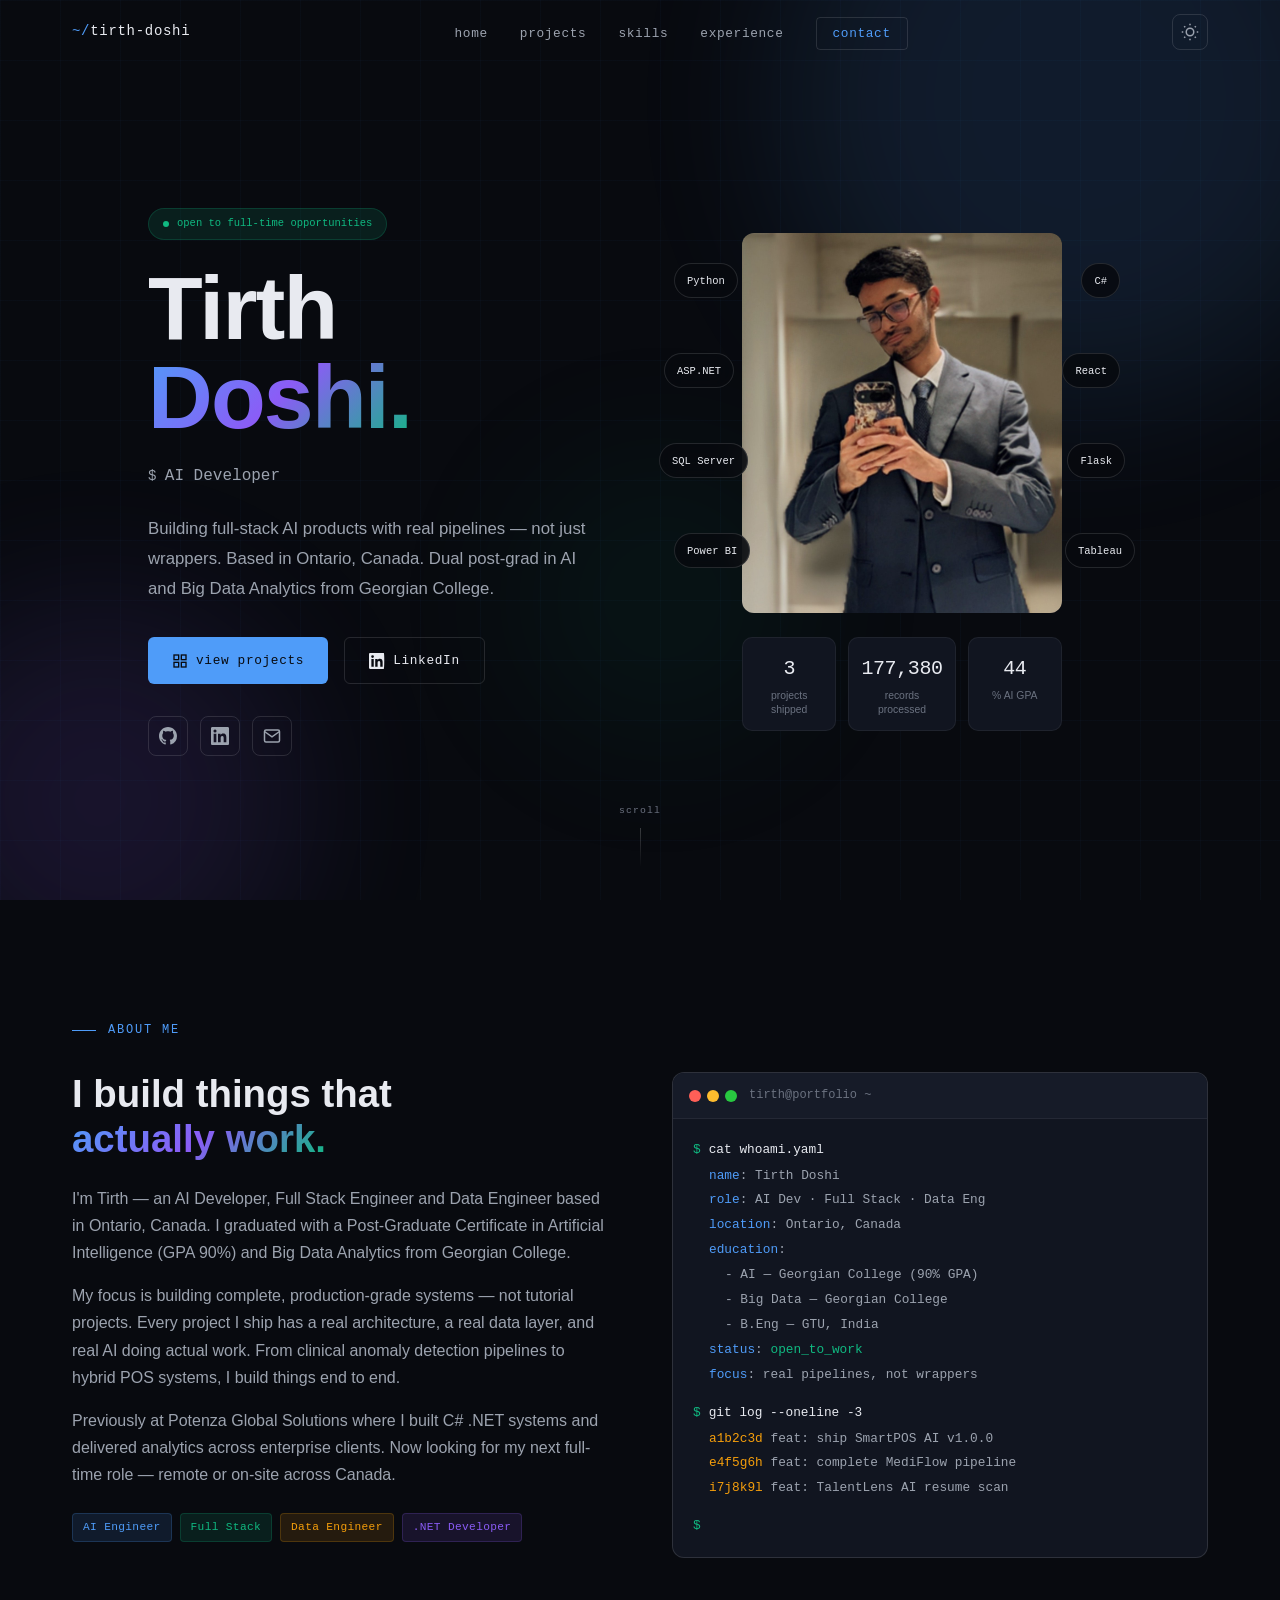
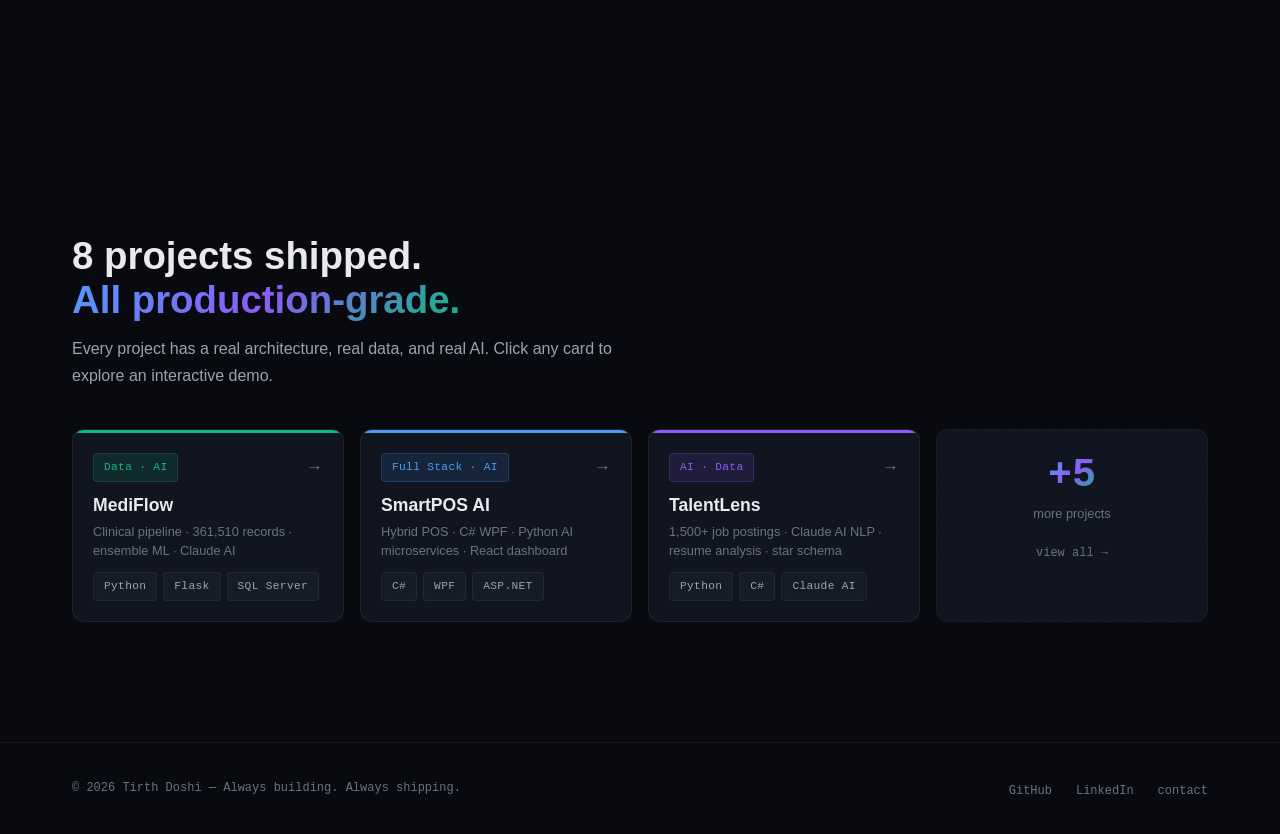
<file: index.html>
<!DOCTYPE html>
<html lang="en">
<head>
  <meta charset="UTF-8">
  <link rel="icon" type="image/svg+xml" href="/favicon.svg">
  <meta name="theme-color" content="#080a0f">
  <meta name="viewport" content="width=device-width, initial-scale=1.0">
  <style>
    html, body { background: #080a0f !important; background-color: #080a0f !important; }
    html[data-theme="light"], html[data-theme="light"] body {  background: #f8f9fc !important; background-color: #f8f9fc !important;}
    html { opacity: 0; transition: opacity 0.35s ease; }
    html.ready { opacity: 1; }
  </style>
  <title>Tirth Doshi — AI Developer & Software Engineer</title>
  <meta name="description" content="Tirth Doshi — AI Developer, Full Stack Engineer and Data Engineer based in Ontario, Canada. Building full-stack AI products with real pipelines.">
  <link rel="stylesheet" href="style.css">
</head>
<body>

  <!-- NAV -->
  <nav>
    <div class="nav-inner">
      <a href="/" class="nav-logo"><span>~/</span>tirth-doshi</a>
      <ul class="nav-links">
        <li><a href="/">home</a></li>
        <li><a href="/projects/">projects</a></li>
        <li><a href="/skills/">skills</a></li>
        <li><a href="/experience/">experience</a></li>
        <li><a href="/contact/" class="nav-cta">contact</a></li>
      </ul>
      <button class="theme-toggle" id="themeToggle" aria-label="Toggle theme">
        <svg class="icon-sun" width="18" height="18" viewBox="0 0 24 24" fill="none" stroke="currentColor" stroke-width="2">
          <circle cx="12" cy="12" r="5"/>
          <line x1="12" y1="1" x2="12" y2="3"/>
          <line x1="12" y1="21" x2="12" y2="23"/>
          <line x1="4.22" y1="4.22" x2="5.64" y2="5.64"/>
          <line x1="18.36" y1="18.36" x2="19.78" y2="19.78"/>
          <line x1="1" y1="12" x2="3" y2="12"/>
          <line x1="21" y1="12" x2="23" y2="12"/>
          <line x1="4.22" y1="19.78" x2="5.64" y2="18.36"/>
          <line x1="18.36" y1="5.64" x2="19.78" y2="4.22"/>
        </svg>
        <svg class="icon-moon" width="18" height="18" viewBox="0 0 24 24" fill="none" stroke="currentColor" stroke-width="2">
          <path d="M21 12.79A9 9 0 1 1 11.21 3 7 7 0 0 0 21 12.79z"/>
        </svg>
      </button>
      <button class="nav-hamburger" aria-label="Toggle menu">
        <span></span>
        <span></span>
        <span></span>
      </button>
    </div>
  </nav>

  <!-- HERO -->
  <section class="hero">
    <div class="hero-bg">
      <div class="hero-orb hero-orb-1"></div>
      <div class="hero-orb hero-orb-2"></div>
      <div class="hero-orb hero-orb-3"></div>
    </div>

    <div class="container">
      <div class="hero-inner">

        <div class="hero-left">
          <!-- Status badge -->
          <div class="hero-badge reveal">
            <span class="badge-dot"></span>
            <span class="mono">open to full-time opportunities</span>
          </div>

          <!-- Name -->
          <h1 class="hero-name reveal" data-delay="100">
            Tirth<br>
            <span class="text-gradient">Doshi.</span>
          </h1>

          <!-- Typewriter roles -->
          <div class="hero-roles reveal" data-delay="200">
            <span class="mono text-muted">$ </span>
            <span class="hero-typewriter" id="typewriter"></span>
            <span class="hero-cursor">|</span>
          </div>

          <!-- Bio -->
          <p class="hero-bio reveal" data-delay="300">
            Building full-stack AI products with real pipelines — not just wrappers.
            Based in Ontario, Canada. Dual post-grad in AI and Big Data Analytics
            from Georgian College.
          </p>

          <!-- CTAs -->
          <div class="hero-ctas reveal" data-delay="400">
            <a href="/projects/" class="btn btn-primary btn-magnetic">
              <svg width="16" height="16" viewBox="0 0 24 24" fill="none" stroke="currentColor" stroke-width="2"><rect x="3" y="3" width="7" height="7"/><rect x="14" y="3" width="7" height="7"/><rect x="3" y="14" width="7" height="7"/><rect x="14" y="14" width="7" height="7"/></svg>
              view projects
            </a>
            <a href="https://linkedin.com/in/tirth-doshi-0a59aa296" 
               target="_blank" 
               class="btn btn-outline btn-magnetic">
              <svg width="16" height="16" viewBox="0 0 24 24" fill="currentColor"><path d="M20.447 20.452h-3.554v-5.569c0-1.328-.027-3.037-1.852-3.037-1.853 0-2.136 1.445-2.136 2.939v5.667H9.351V9h3.414v1.561h.046c.477-.9 1.637-1.85 3.37-1.85 3.601 0 4.267 2.37 4.267 5.455v6.286zM5.337 7.433a2.062 2.062 0 0 1-2.063-2.065 2.064 2.064 0 1 1 2.063 2.065zm1.782 13.019H3.555V9h3.564v11.452zM22.225 0H1.771C.792 0 0 .774 0 1.729v20.542C0 23.227.792 24 1.771 24h20.451C23.2 24 23.2 0 22.222 0h.003z"/></svg>
              LinkedIn
            </a>
          </div>

          <!-- Social links -->
          <div class="hero-socials reveal" data-delay="500">
            <a href="https://github.com/DoshiTirth" target="_blank" class="social-link" aria-label="GitHub">
              <svg width="18" height="18" viewBox="0 0 24 24" fill="currentColor"><path d="M12 0C5.37 0 0 5.37 0 12c0 5.31 3.435 9.795 8.205 11.385.6.105.825-.255.825-.57 0-.285-.015-1.23-.015-2.235-3.015.555-3.795-.735-4.035-1.41-.135-.345-.72-1.41-1.23-1.695-.42-.225-1.02-.78-.015-.795.945-.015 1.62.87 1.845 1.23 1.08 1.815 2.805 1.305 3.495.99.105-.78.42-1.305.765-1.605-2.67-.3-5.46-1.335-5.46-5.925 0-1.305.465-2.385 1.23-3.225-.12-.3-.54-1.53.12-3.18 0 0 1.005-.315 3.3 1.23.96-.27 1.98-.405 3-.405s2.04.135 3 .405c2.295-1.56 3.3-1.23 3.3-1.23.66 1.65.24 2.88.12 3.18.765.84 1.23 1.905 1.23 3.225 0 4.605-2.805 5.625-5.475 5.925.435.375.81 1.095.81 2.22 0 1.605-.015 2.895-.015 3.3 0 .315.225.69.825.57A12.02 12.02 0 0 0 24 12c0-6.63-5.37-12-12-12z"/></svg>
            </a>
            <a href="https://linkedin.com/in/tirth-doshi-0a59aa296" target="_blank" class="social-link" aria-label="LinkedIn">
              <svg width="18" height="18" viewBox="0 0 24 24" fill="currentColor"><path d="M20.447 20.452h-3.554v-5.569c0-1.328-.027-3.037-1.852-3.037-1.853 0-2.136 1.445-2.136 2.939v5.667H9.351V9h3.414v1.561h.046c.477-.9 1.637-1.85 3.37-1.85 3.601 0 4.267 2.37 4.267 5.455v6.286zM5.337 7.433a2.062 2.062 0 0 1-2.063-2.065 2.064 2.064 0 1 1 2.063 2.065zm1.782 13.019H3.555V9h3.564v11.452zM22.225 0H1.771C.792 0 0 .774 0 1.729v20.542C0 23.227.792 24 1.771 24h20.451C23.2 24 24 23.227 24 22.271V1.729C24 .774 23.2 0 22.222 0h.003z"/></svg>
            </a>
            <a href="mailto:doshitirth1999@gmail.com" class="social-link" aria-label="Email">
              <svg width="18" height="18" viewBox="0 0 24 24" fill="none" stroke="currentColor" stroke-width="2"><path d="M4 4h16c1.1 0 2 .9 2 2v12c0 1.1-.9 2-2 2H4c-1.1 0-2-.9-2-2V6c0-1.1.9-2 2-2z"/><polyline points="22,6 12,13 2,6"/></svg>
            </a>
          </div>
        </div>

        <!-- Hero right — photo + stats -->
        <div class="hero-right reveal" data-delay="200">
          <div class="hero-photo-wrap gradient-border">
            <div class="hero-photo-inner">
              <img src="assets/img/tirth.jpg" alt="Tirth Doshi" class="hero-photo">
            </div>
            <!-- Floating tags around photo -->
            <div class="float-tag float-tag-1 float">
              <span class="mono">Python</span>
            </div>
            <div class="float-tag float-tag-2 float" style="animation-delay: 1s;">
              <span class="mono">C#</span>
            </div>
            <div class="float-tag float-tag-3 float" style="animation-delay: 0.5s;">
              <span class="mono">ASP.NET</span>
            </div>
            <div class="float-tag float-tag-4 float" style="animation-delay: 1.5s;">
              <span class="mono">React</span>
            </div>
            <div class="float-tag float-tag-5 float" style="animation-delay: 0.75s;">
              <span class="mono">SQL Server</span>
            </div>
            <div class="float-tag float-tag-6 float" style="animation-delay: 1.25s;">
              <span class="mono">Flask</span>
            </div>
            <div class="float-tag float-tag-7 float" style="animation-delay: 2s;">
              <span class="mono">Power BI</span>
            </div>
            <div class="float-tag float-tag-8 float" style="animation-delay: 0.25s;">
              <span class="mono">Tableau</span>
            </div>
          </div>

          <!-- Stats -->
          <div class="hero-stats">
            <div class="stat-card">
              <span class="stat-number mono" data-count="7">0</span>
              <span class="stat-label">projects shipped</span>
            </div>
            <div class="stat-card">
              <span class="stat-number mono" data-count="361510">0</span>
              <span class="stat-label">records processed</span>
            </div>
            <div class="stat-card">
              <span class="stat-number mono" data-count="90">0</span>
              <span class="stat-label">% AI GPA</span>
            </div>
          </div>
        </div>

      </div>
    </div>

    <!-- Scroll indicator -->
    <div class="scroll-indicator">
      <span class="mono">scroll</span>
      <div class="scroll-line"></div>
    </div>
  </section>

  <!-- ABOUT -->
  <section class="about section">
    <div class="container">

      <div class="section-label reveal">about me</div>

      <div class="about-grid">
        <div class="about-left">
          <h2 class="reveal" data-delay="100">
            I build things that<br>
            <span class="text-gradient">actually work.</span>
          </h2>
          <p class="reveal" data-delay="200">
            I'm Tirth — an AI Developer, Full Stack Engineer and Data Engineer
            based in Ontario, Canada. I graduated with a Post-Graduate Certificate
            in Artificial Intelligence (GPA 90%) and Big Data Analytics from
            Georgian College.
          </p>
          <p class="reveal" data-delay="300">
            My focus is building complete, production-grade systems — not tutorial
            projects. Every project I ship has a real architecture, a real data
            layer, and real AI doing actual work. From clinical anomaly detection
            pipelines to hybrid POS systems, I build things end to end.
          </p>
          <p class="reveal" data-delay="400">
            Previously at Potenza Global Solutions where I built C# .NET systems
            and delivered analytics across enterprise clients. Now looking for my
            next full-time role — remote or on-site across Canada.
          </p>

          <div class="about-tags reveal" data-delay="500">
            <span class="tag tag-blue">AI Engineer</span>
            <span class="tag tag-green">Full Stack</span>
            <span class="tag tag-amber">Data Engineer</span>
            <span class="tag tag-purple">.NET Developer</span>
          </div>
        </div>

        <div class="about-right reveal" data-delay="200">
          <!-- Terminal card -->
          <div class="terminal-card">
            <div class="terminal-header">
              <div class="terminal-dots">
                <span class="dot dot-red"></span>
                <span class="dot dot-amber"></span>
                <span class="dot dot-green"></span>
              </div>
              <span class="terminal-title mono">tirth@portfolio ~ </span>
            </div>
            <div class="terminal-body">
              <div class="terminal-line">
                <span class="t-prompt">$</span>
                <span class="t-cmd">cat whoami.yaml</span>
              </div>
              <div class="terminal-output">
                <div><span class="t-key">name</span><span class="t-colon">:</span> <span class="t-val">Tirth Doshi</span></div>
                <div><span class="t-key">role</span><span class="t-colon">:</span> <span class="t-val">AI Dev · Full Stack · Data Eng</span></div>
                <div><span class="t-key">location</span><span class="t-colon">:</span> <span class="t-val">Ontario, Canada</span></div>
                <div><span class="t-key">education</span><span class="t-colon">:</span></div>
                <div class="t-indent"><span class="t-val">- AI — Georgian College (90% GPA)</span></div>
                <div class="t-indent"><span class="t-val">- Big Data — Georgian College</span></div>
                <div class="t-indent"><span class="t-val">- B.Eng — GTU, India</span></div>
                <div><span class="t-key">status</span><span class="t-colon">:</span> <span class="t-green">open_to_work</span></div>
                <div><span class="t-key">focus</span><span class="t-colon">:</span> <span class="t-val">real pipelines, not wrappers</span></div>
              </div>
              <div class="terminal-line" style="margin-top: 0.75rem;">
                <span class="t-prompt">$</span>
                <span class="t-cmd">git log --oneline -3</span>
              </div>
              <div class="terminal-output">
                <div><span class="t-hash">a1b2c3d</span> <span class="t-val">feat: ship SmartPOS AI v1.0.0</span></div>
                <div><span class="t-hash">e4f5g6h</span> <span class="t-val">feat: complete MediFlow pipeline</span></div>
                <div><span class="t-hash">i7j8k9l</span> <span class="t-val">feat: TalentLens AI resume scan</span></div>
              </div>
              <div class="terminal-line" style="margin-top: 0.75rem;">
                <span class="t-prompt">$</span>
                <span class="t-cursor-blink">|</span>
              </div>
            </div>
          </div>
        </div>
      </div>

    </div>
  </section>

  <!-- FEATURED PROJECTS STRIP -->
  <section class="featured-strip section">
    <div class="container">
      <div class="section-label reveal">featured work</div>
      <h2 class="reveal" data-delay="100">
        8 projects shipped.<br>
        <span class="text-gradient">All production-grade.</span>
      </h2>
      <p class="reveal" data-delay="200">
        Every project has a real architecture, real data, and real AI.
        Click any card to explore an interactive demo.
      </p>

      <div class="featured-cards reveal" data-delay="300">

        <a href="/demos/mediflow/" class="feat-card hover-lift gradient-border">
          <div class="feat-card-accent" style="background: var(--green);"></div>
          <div class="feat-card-inner">
            <div class="feat-card-top">
              <span class="tag tag-green">Data · AI</span>
              <span class="feat-card-arrow">→</span>
            </div>
            <h3>MediFlow</h3>
            <p>Clinical pipeline · 361,510 records · ensemble ML · Claude AI</p>
            <div class="feat-tags">
              <span class="tag">Python</span>
              <span class="tag">Flask</span>
              <span class="tag">SQL Server</span>
            </div>
          </div>
        </a>

        <a href="/demos/smartposai/" class="feat-card hover-lift gradient-border">
          <div class="feat-card-accent" style="background: var(--blue);"></div>
          <div class="feat-card-inner">
            <div class="feat-card-top">
              <span class="tag tag-blue">Full Stack · AI</span>
              <span class="feat-card-arrow">→</span>
            </div>
            <h3>SmartPOS AI</h3>
            <p>Hybrid POS · C# WPF · Python AI microservices · React dashboard</p>
            <div class="feat-tags">
              <span class="tag">C#</span>
              <span class="tag">WPF</span>
              <span class="tag">ASP.NET</span>
            </div>
          </div>
        </a>

        <a href="/demos/talentlens/" class="feat-card hover-lift gradient-border">
          <div class="feat-card-accent" style="background: var(--purple);"></div>
          <div class="feat-card-inner">
            <div class="feat-card-top">
              <span class="tag tag-purple">AI · Data</span>
              <span class="feat-card-arrow">→</span>
            </div>
            <h3>TalentLens</h3>
            <p>1,500+ job postings · Claude AI NLP · resume analysis · star schema</p>
            <div class="feat-tags">
              <span class="tag">Python</span>
              <span class="tag">C#</span>
              <span class="tag">Claude AI</span>
            </div>
          </div>
        </a>

        <a href="/projects/" class="feat-card feat-card-more hover-lift">
          <div class="feat-card-inner feat-more-inner">
            <span class="feat-more-count mono text-gradient">+5</span>
            <p>more projects</p>
            <span class="mono" style="font-size: 0.75rem; color: var(--text3);">view all →</span>
          </div>
        </a>

      </div>
    </div>
  </section>

  <!-- FOOTER -->
  <footer>
    <div class="footer-inner">
      <span class="footer-copy">© 2026 Tirth Doshi — Always building. Always shipping.</span>
      <ul class="footer-links">
        <li><a href="https://github.com/DoshiTirth" target="_blank">GitHub</a></li>
        <li><a href="https://linkedin.com/in/tirth-doshi-0a59aa296" target="_blank">LinkedIn</a></li>
        <li><a href="/contact/">contact</a></li>
      </ul>
    </div>
  </footer>

  <script src="main.js"></script>
  <script>
    // Typewriter for hero roles
    const tw = document.getElementById('typewriter');
    if (tw) {
      PortfolioUtils.typewriter(tw, [
        'AI Developer',
        'Full Stack Engineer',
        'Data Engineer',
        '.NET Developer',
      ], 75, 2200);
    }

    // Cursor blink
    PortfolioUtils.initCursorBlink('.hero-cursor');
    PortfolioUtils.initCursorBlink('.t-cursor-blink');
  </script>
</body>
</html>
</file>
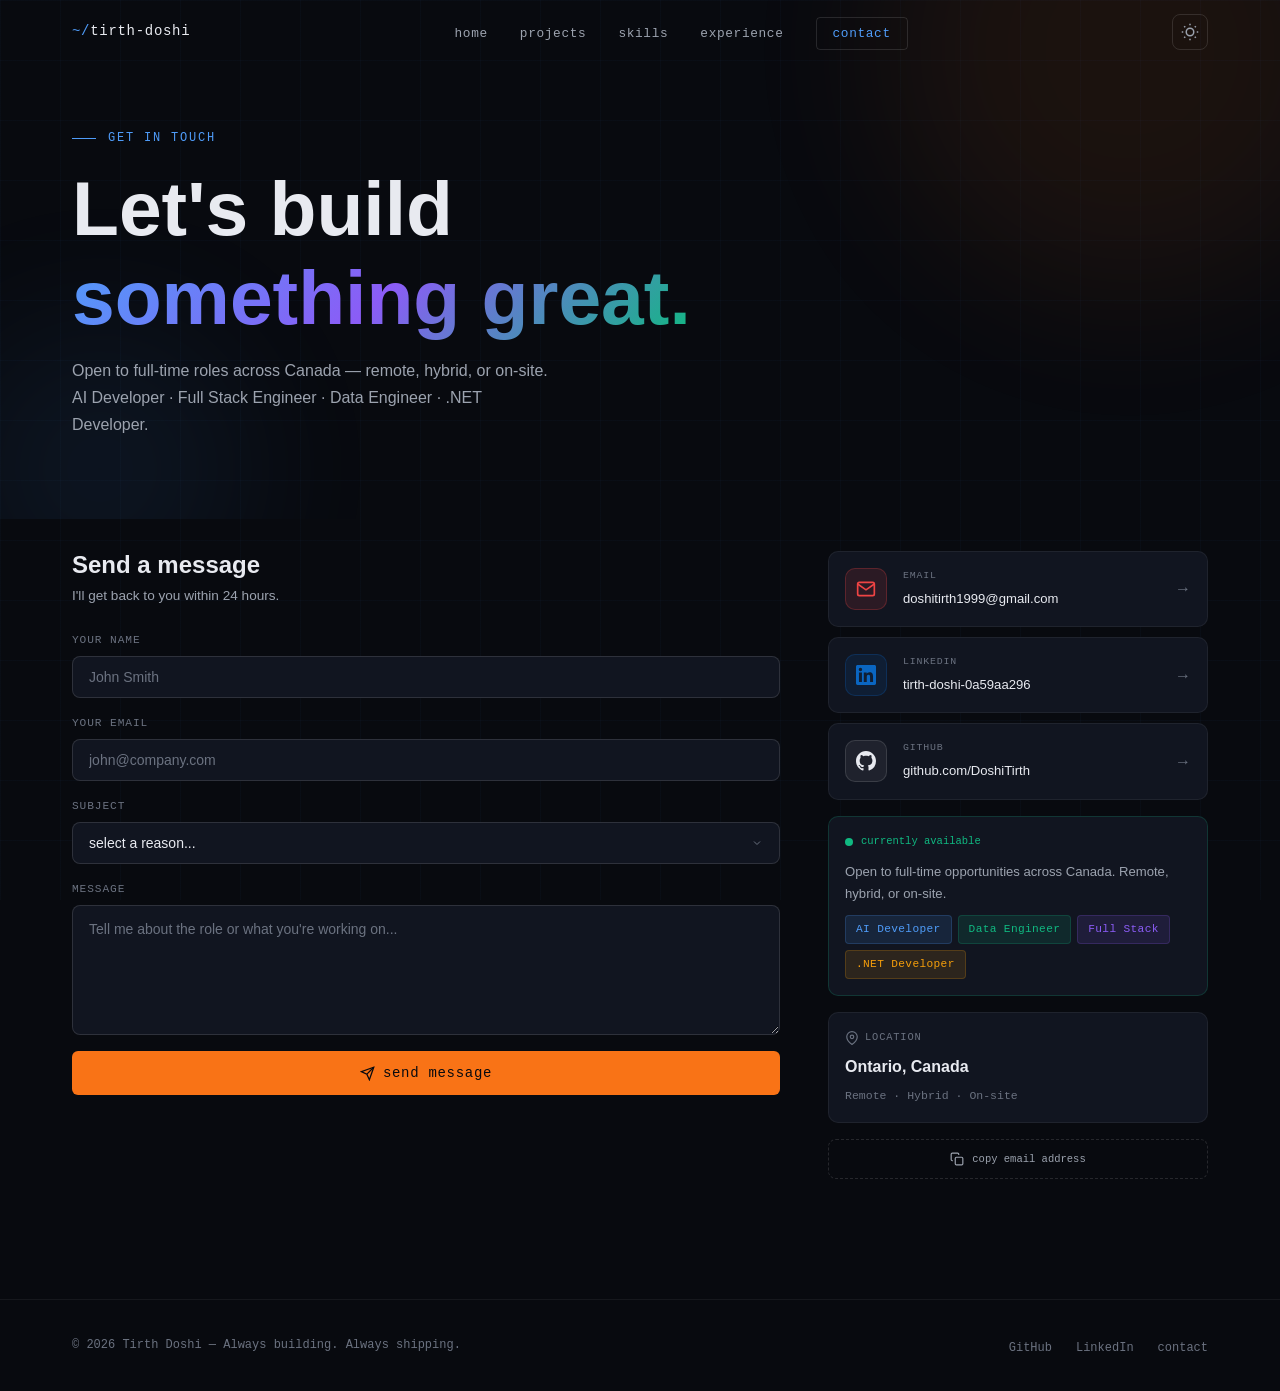
<file: contact/index.html>
<!DOCTYPE html>
<html lang="en">
<head>
  <meta charset="UTF-8">
  <link rel="icon" type="image/svg+xml" href="../favicon.svg">
  <meta name="theme-color" content="#080a0f">
  <meta name="viewport" content="width=device-width, initial-scale=1.0">
  <style>
    html, body { background: #080a0f !important; background-color: #080a0f !important; }
    html[data-theme="light"],
    html[data-theme="light"] body {  background: #f8f9fc !important; background-color: #f8f9fc !important;}
    html { opacity: 0; transition: none; }
    html.ready { opacity: 1; transition: opacity 0.4s ease 0.05s; }
  </style>
  <title>Contact — Tirth Doshi</title>
  <meta name="description" content="Get in touch with Tirth Doshi — AI Developer, Full Stack Engineer, Data Engineer based in Ontario, Canada.">
  <link rel="stylesheet" href="../style.css">
  <script>document.documentElement.classList.add('ready');</script>
</head>
<body>

  <!-- NAV -->
  <nav>
    <div class="nav-inner">
      <a href="/" class="nav-logo"><span>~/</span>tirth-doshi</a>
      <ul class="nav-links">
        <li><a href="/">home</a></li>
        <li><a href="/projects/">projects</a></li>
        <li><a href="/skills/">skills</a></li>
        <li><a href="/experience/">experience</a></li>
        <li><a href="/contact/" class="nav-cta">contact</a></li>
      </ul>
      <button class="theme-toggle" id="themeToggle" aria-label="Toggle theme">
        <svg class="icon-sun" width="18" height="18" viewBox="0 0 24 24" fill="none" stroke="currentColor" stroke-width="2">
          <circle cx="12" cy="12" r="5"/>
          <line x1="12" y1="1" x2="12" y2="3"/>
          <line x1="12" y1="21" x2="12" y2="23"/>
          <line x1="4.22" y1="4.22" x2="5.64" y2="5.64"/>
          <line x1="18.36" y1="18.36" x2="19.78" y2="19.78"/>
          <line x1="1" y1="12" x2="3" y2="12"/>
          <line x1="21" y1="12" x2="23" y2="12"/>
          <line x1="4.22" y1="19.78" x2="5.64" y2="18.36"/>
          <line x1="18.36" y1="5.64" x2="19.78" y2="4.22"/>
        </svg>
        <svg class="icon-moon" width="18" height="18" viewBox="0 0 24 24" fill="none" stroke="currentColor" stroke-width="2">
          <path d="M21 12.79A9 9 0 1 1 11.21 3 7 7 0 0 0 21 12.79z"/>
        </svg>
      </button>
      <button class="nav-hamburger" aria-label="Toggle menu">
        <span></span><span></span><span></span>
      </button>
    </div>
  </nav>

  <!-- PAGE HERO -->
  <section class="page-hero">
    <div class="page-hero-bg">
      <div class="page-orb page-orb-1" style="background:var(--coral);"></div>
      <div class="page-orb page-orb-2" style="background:var(--blue);"></div>
    </div>
    <div class="container">
      <div class="section-label reveal">get in touch</div>
      <h1 class="reveal" data-delay="100">
        Let's build<br>
        <span class="text-gradient">something great.</span>
      </h1>
      <p class="reveal" data-delay="200">
        Open to full-time roles across Canada — remote, hybrid, or on-site.
        AI Developer · Full Stack Engineer · Data Engineer · .NET Developer.
      </p>
    </div>
  </section>

  <!-- CONTACT SECTION -->
  <section class="section" style="padding-top:0;">
    <div class="container">

      <div class="contact-grid">

        <!-- Left — form -->
        <div class="contact-left reveal">
          <div class="contact-form-header">
            <h2>Send a message</h2>
            <p>I'll get back to you within 24 hours.</p>
          </div>

          <div class="contact-form" id="contactForm">
            <div class="form-group">
              <label class="form-label mono" for="name">your name</label>
              <input type="text" id="name" class="form-input" placeholder="John Smith" />
            </div>

            <div class="form-group">
              <label class="form-label mono" for="email">your email</label>
              <input type="email" id="email" class="form-input" placeholder="john@company.com" />
            </div>

            <div class="form-group">
              <label class="form-label mono" for="subject">subject</label>
              <select id="subject" class="form-input">
                <option value="">select a reason...</option>
                <option value="Full-time opportunity">Full-time opportunity</option>
                <option value="Contract / freelance">Contract / freelance</option>
                <option value="Collaboration">Collaboration</option>
                <option value="Just saying hi">Just saying hi</option>
              </select>
            </div>

            <div class="form-group">
              <label class="form-label mono" for="message">message</label>
              <textarea id="message" class="form-input form-textarea"
                placeholder="Tell me about the role or what you're working on..."></textarea>
            </div>

            <button class="btn btn-primary contact-submit" id="submitBtn" onclick="submitForm()">
              <svg width="15" height="15" viewBox="0 0 24 24" fill="none" stroke="currentColor" stroke-width="2"><line x1="22" y1="2" x2="11" y2="13"/><polygon points="22 2 15 22 11 13 2 9 22 2"/></svg>
              send message
            </button>

            <div class="form-success" id="formSuccess" style="display:none;">
              <svg width="20" height="20" viewBox="0 0 24 24" fill="none" stroke="#10b981" stroke-width="2"><polyline points="20 6 9 17 4 12"/></svg>
              <div>
                <div style="font-weight:600;color:var(--text);">Message sent!</div>
                <div style="font-size:0.82rem;color:var(--text2);">I'll get back to you within 24 hours.</div>
              </div>
            </div>

            <div class="form-error" id="formError" style="display:none;">
              <svg width="20" height="20" viewBox="0 0 24 24" fill="none" stroke="#ef4444" stroke-width="2"><circle cx="12" cy="12" r="10"/><line x1="12" y1="8" x2="12" y2="12"/><line x1="12" y1="16" x2="12.01" y2="16"/></svg>
              <div>
                <div style="font-weight:600;color:var(--text);">Something went wrong</div>
                <div style="font-size:0.82rem;color:var(--text2);" id="errorMsg">Please try again or email me directly.</div>
              </div>
            </div>
          </div>
        </div>

        <!-- Right — links + info -->
        <div class="contact-right reveal" data-delay="100">

          <!-- Direct links -->
          <div class="contact-links">
            <a href="mailto:doshitirth1999@gmail.com" class="contact-link hover-lift">
              <div class="contact-link-icon" style="background:rgba(239,68,68,0.12);border-color:rgba(239,68,68,0.25);">
                <svg width="20" height="20" viewBox="0 0 24 24" fill="none" stroke="#ef4444" stroke-width="2"><path d="M4 4h16c1.1 0 2 .9 2 2v12c0 1.1-.9 2-2 2H4c-1.1 0-2-.9-2-2V6c0-1.1.9-2 2-2z"/><polyline points="22,6 12,13 2,6"/></svg>
              </div>
              <div class="contact-link-info">
                <span class="contact-link-label mono">email</span>
                <span class="contact-link-value">doshitirth1999@gmail.com</span>
              </div>
              <span class="contact-link-arrow">→</span>
            </a>

            <a href="https://linkedin.com/in/tirth-doshi-0a59aa296" target="_blank" class="contact-link hover-lift">
              <div class="contact-link-icon" style="background:rgba(10,102,194,0.12);border-color:rgba(10,102,194,0.25);">
                <svg width="20" height="20" viewBox="0 0 24 24" fill="#0a66c2"><path d="M20.447 20.452h-3.554v-5.569c0-1.328-.027-3.037-1.852-3.037-1.853 0-2.136 1.445-2.136 2.939v5.667H9.351V9h3.414v1.561h.046c.477-.9 1.637-1.85 3.37-1.85 3.601 0 4.267 2.37 4.267 5.455v6.286zM5.337 7.433a2.062 2.062 0 0 1-2.063-2.065 2.064 2.064 0 1 1 2.063 2.065zm1.782 13.019H3.555V9h3.564v11.452zM22.225 0H1.771C.792 0 0 .774 0 1.729v20.542C0 23.227.792 24 1.771 24h20.451C23.2 24 24 23.227 24 22.271V1.729C24 .774 23.2 0 22.222 0h.003z"/></svg>
              </div>
              <div class="contact-link-info">
                <span class="contact-link-label mono">linkedin</span>
                <span class="contact-link-value">tirth-doshi-0a59aa296</span>
              </div>
              <span class="contact-link-arrow">→</span>
            </a>

            <a href="https://github.com/DoshiTirth" target="_blank" class="contact-link hover-lift">
              <div class="contact-link-icon" style="background:rgba(255,255,255,0.06);border-color:rgba(255,255,255,0.12);">
                <svg width="20" height="20" viewBox="0 0 24 24" fill="var(--text)"><path d="M12 0C5.37 0 0 5.37 0 12c0 5.31 3.435 9.795 8.205 11.385.6.105.825-.255.825-.57 0-.285-.015-1.23-.015-2.235-3.015.555-3.795-.735-4.035-1.41-.135-.345-.72-1.41-1.23-1.695-.42-.225-1.02-.78-.015-.795.945-.015 1.62.87 1.845 1.23 1.08 1.815 2.805 1.305 3.495.99.105-.78.42-1.305.765-1.605-2.67-.3-5.46-1.335-5.46-5.925 0-1.305.465-2.385 1.23-3.225-.12-.3-.54-1.53.12-3.18 0 0 1.005-.315 3.3 1.23.96-.27 1.98-.405 3-.405s2.04.135 3 .405c2.295-1.56 3.3-1.23 3.3-1.23.66 1.65.24 2.88.12 3.18.765.84 1.23 1.905 1.23 3.225 0 4.605-2.805 5.625-5.475 5.925.435.375.81 1.095.81 2.22 0 1.605-.015 2.895-.015 3.3 0 .315.225.69.825.57A12.02 12.02 0 0 0 24 12c0-6.63-5.37-12-12-12z"/></svg>
              </div>
              <div class="contact-link-info">
                <span class="contact-link-label mono">github</span>
                <span class="contact-link-value">github.com/DoshiTirth</span>
              </div>
              <span class="contact-link-arrow">→</span>
            </a>
          </div>

          <!-- Status card -->
          <div class="contact-status-card">
            <div class="contact-status-top">
              <div class="contact-status-dot"></div>
              <span class="mono">currently available</span>
            </div>
            <p>Open to full-time opportunities across Canada. Remote, hybrid, or on-site.</p>
            <div class="contact-roles">
              <span class="tag tag-blue">AI Developer</span>
              <span class="tag tag-green">Data Engineer</span>
              <span class="tag tag-purple">Full Stack</span>
              <span class="tag tag-amber">.NET Developer</span>
            </div>
          </div>

          <!-- Location card -->
          <div class="contact-location-card">
            <div class="contact-location-top mono">
              <svg width="14" height="14" viewBox="0 0 24 24" fill="none" stroke="var(--text3)" stroke-width="2"><path d="M21 10c0 7-9 13-9 13s-9-6-9-13a9 9 0 0 1 18 0z"/><circle cx="12" cy="10" r="3"/></svg>
              location
            </div>
            <div class="contact-location-value">Ontario, Canada</div>
            <div class="contact-location-sub mono">Remote · Hybrid · On-site</div>
          </div>

          <!-- Copy email -->
          <button class="copy-email-btn" id="copyEmailBtn" onclick="copyEmail()">
            <svg width="14" height="14" viewBox="0 0 24 24" fill="none" stroke="currentColor" stroke-width="2"><rect x="9" y="9" width="13" height="13" rx="2"/><path d="M5 15H4a2 2 0 0 1-2-2V4a2 2 0 0 1 2-2h9a2 2 0 0 1 2 2v1"/></svg>
            <span id="copyEmailText" class="mono">copy email address</span>
          </button>

        </div>
      </div>

    </div>
  </section>

  <!-- FOOTER -->
  <footer>
    <div class="footer-inner">
      <span class="footer-copy">© 2026 Tirth Doshi — Always building. Always shipping.</span>
      <ul class="footer-links">
        <li><a href="https://github.com/DoshiTirth" target="_blank">GitHub</a></li>
        <li><a href="https://linkedin.com/in/tirth-doshi-0a59aa296" target="_blank">LinkedIn</a></li>
        <li><a href="/contact/">contact</a></li>
      </ul>
    </div>
  </footer>

  <script src="../main.js"></script>
  <script>
    // FORM SUBMISSION via Formspree
    async function submitForm() {
      const name    = document.getElementById('name').value.trim();
      const email   = document.getElementById('email').value.trim();
      const subject = document.getElementById('subject').value;
      const message = document.getElementById('message').value.trim();

      // Basic validation
      if (!name || !email || !subject || !message) {
        showError('Please fill in all fields.');
        return;
      }

      if (!email.includes('@') || !email.includes('.')) {
        showError('Please enter a valid email address.');
        return;
      }

      const btn = document.getElementById('submitBtn');
      btn.disabled = true;
      btn.innerHTML = `
        <svg width="15" height="15" viewBox="0 0 24 24" fill="none" stroke="currentColor" stroke-width="2" style="animation:spin 1s linear infinite"><path d="M21 12a9 9 0 1 1-6.219-8.56"/></svg>
        sending...
      `;

      try {
        const response = await fetch('https://formspree.io/f/maqveere', {
          method: 'POST',
          headers: { 'Content-Type': 'application/json' },
          body: JSON.stringify({ name, email, subject, message })
        });

        if (response.ok) {
          showSuccess();
        } else {
          showError('Something went wrong. Please email me directly.');
        }
      } catch (err) {
        showError('Network error. Please email me directly at doshitirth1999@gmail.com');
      }

      btn.disabled = false;
      btn.innerHTML = `
        <svg width="15" height="15" viewBox="0 0 24 24" fill="none" stroke="currentColor" stroke-width="2"><line x1="22" y1="2" x2="11" y2="13"/><polygon points="22 2 15 22 11 13 2 9 22 2"/></svg>
        send message
      `;
    }

    function showSuccess() {
      document.getElementById('formSuccess').style.display = 'flex';
      document.getElementById('formError').style.display = 'none';
      document.getElementById('name').value = '';
      document.getElementById('email').value = '';
      document.getElementById('subject').value = '';
      document.getElementById('message').value = '';
      setTimeout(() => {
        document.getElementById('formSuccess').style.display = 'none';
      }, 5000);
    }

    function showError(msg) {
      document.getElementById('errorMsg').textContent = msg;
      document.getElementById('formError').style.display = 'flex';
      document.getElementById('formSuccess').style.display = 'none';
      setTimeout(() => {
        document.getElementById('formError').style.display = 'none';
      }, 5000);
    }

    // COPY EMAIL
    function copyEmail() {
      navigator.clipboard.writeText('doshitirth1999@gmail.com').then(() => {
        const btn = document.getElementById('copyEmailBtn');
        const text = document.getElementById('copyEmailText');
        text.textContent = 'copied!';
        btn.style.borderColor = 'var(--green)';
        btn.style.color = 'var(--green)';
        setTimeout(() => {
          text.textContent = 'copy email address';
          btn.style.borderColor = '';
          btn.style.color = '';
        }, 2000);
      });
    }

    // SPIN ANIMATION
    const style = document.createElement('style');
    style.textContent = `@keyframes spin { to { transform: rotate(360deg); } }`;
    document.head.appendChild(style);
  </script>

</body>
</html>
</file>
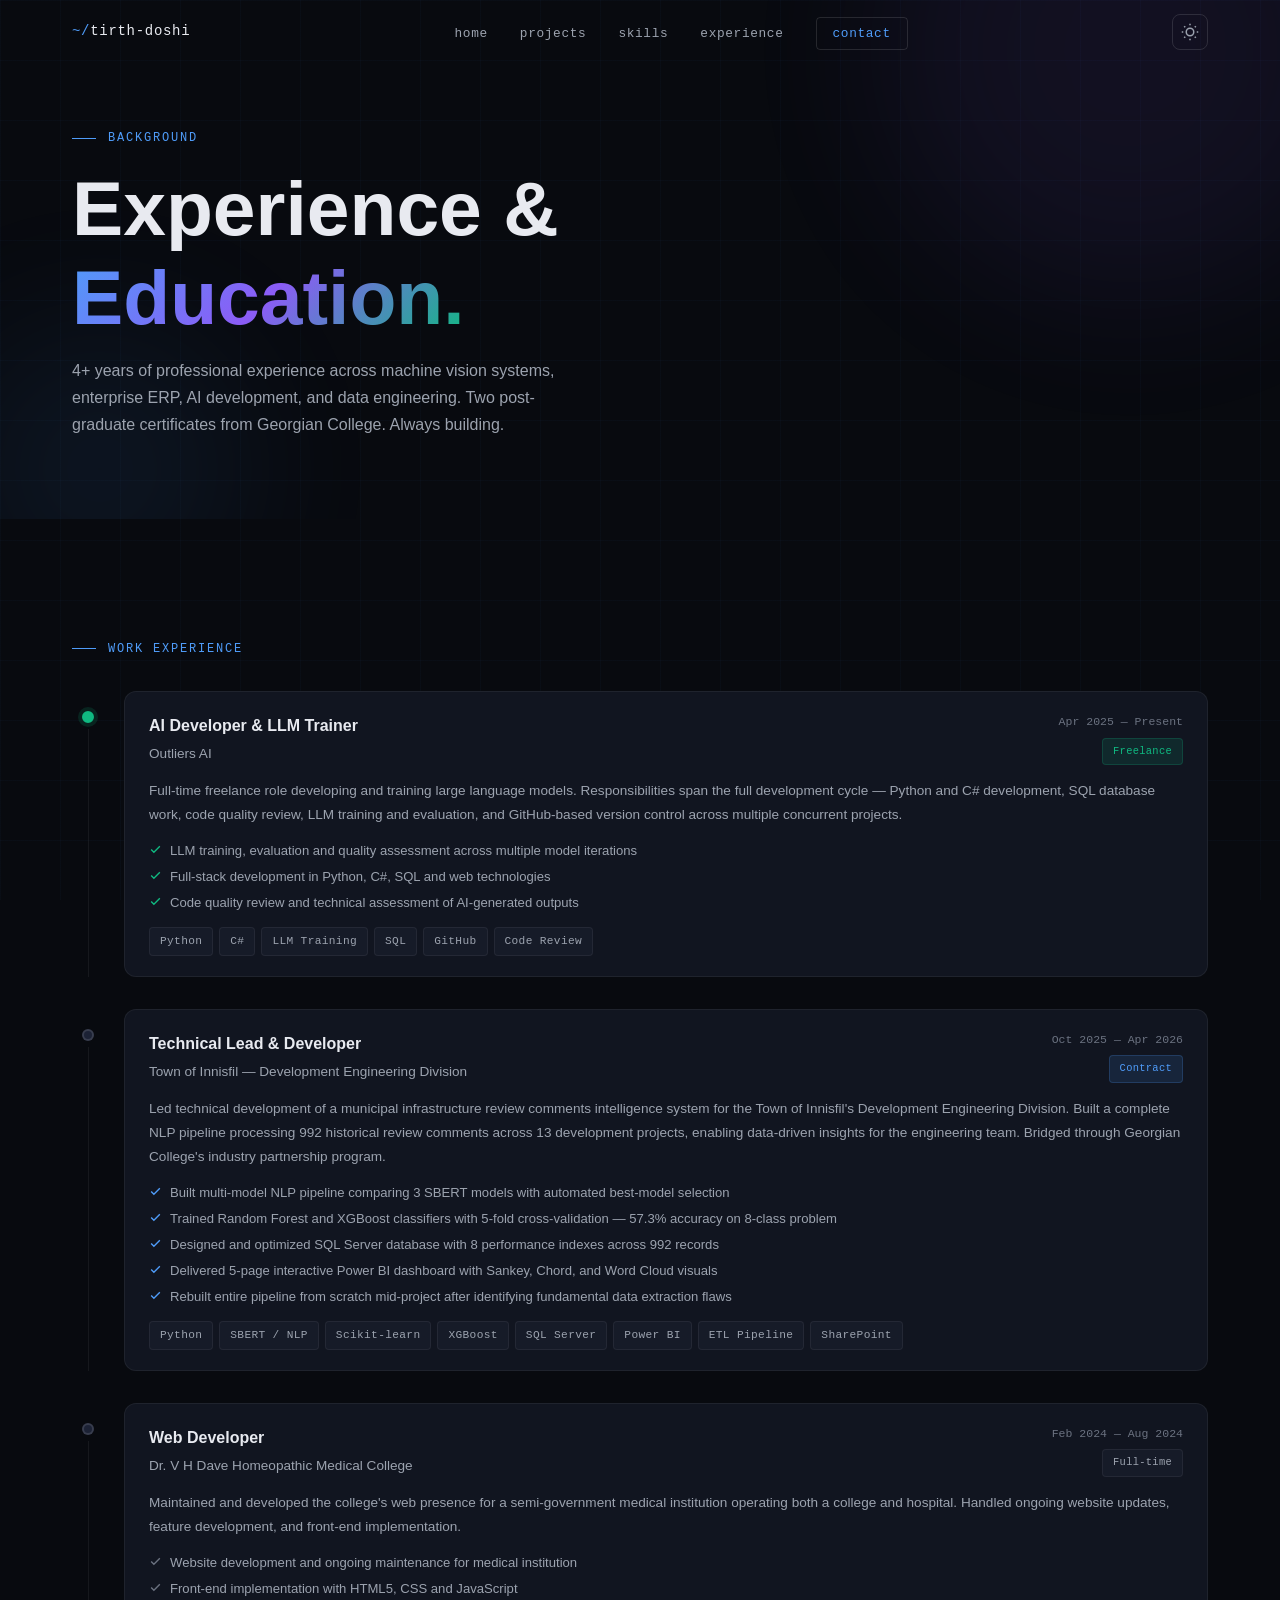
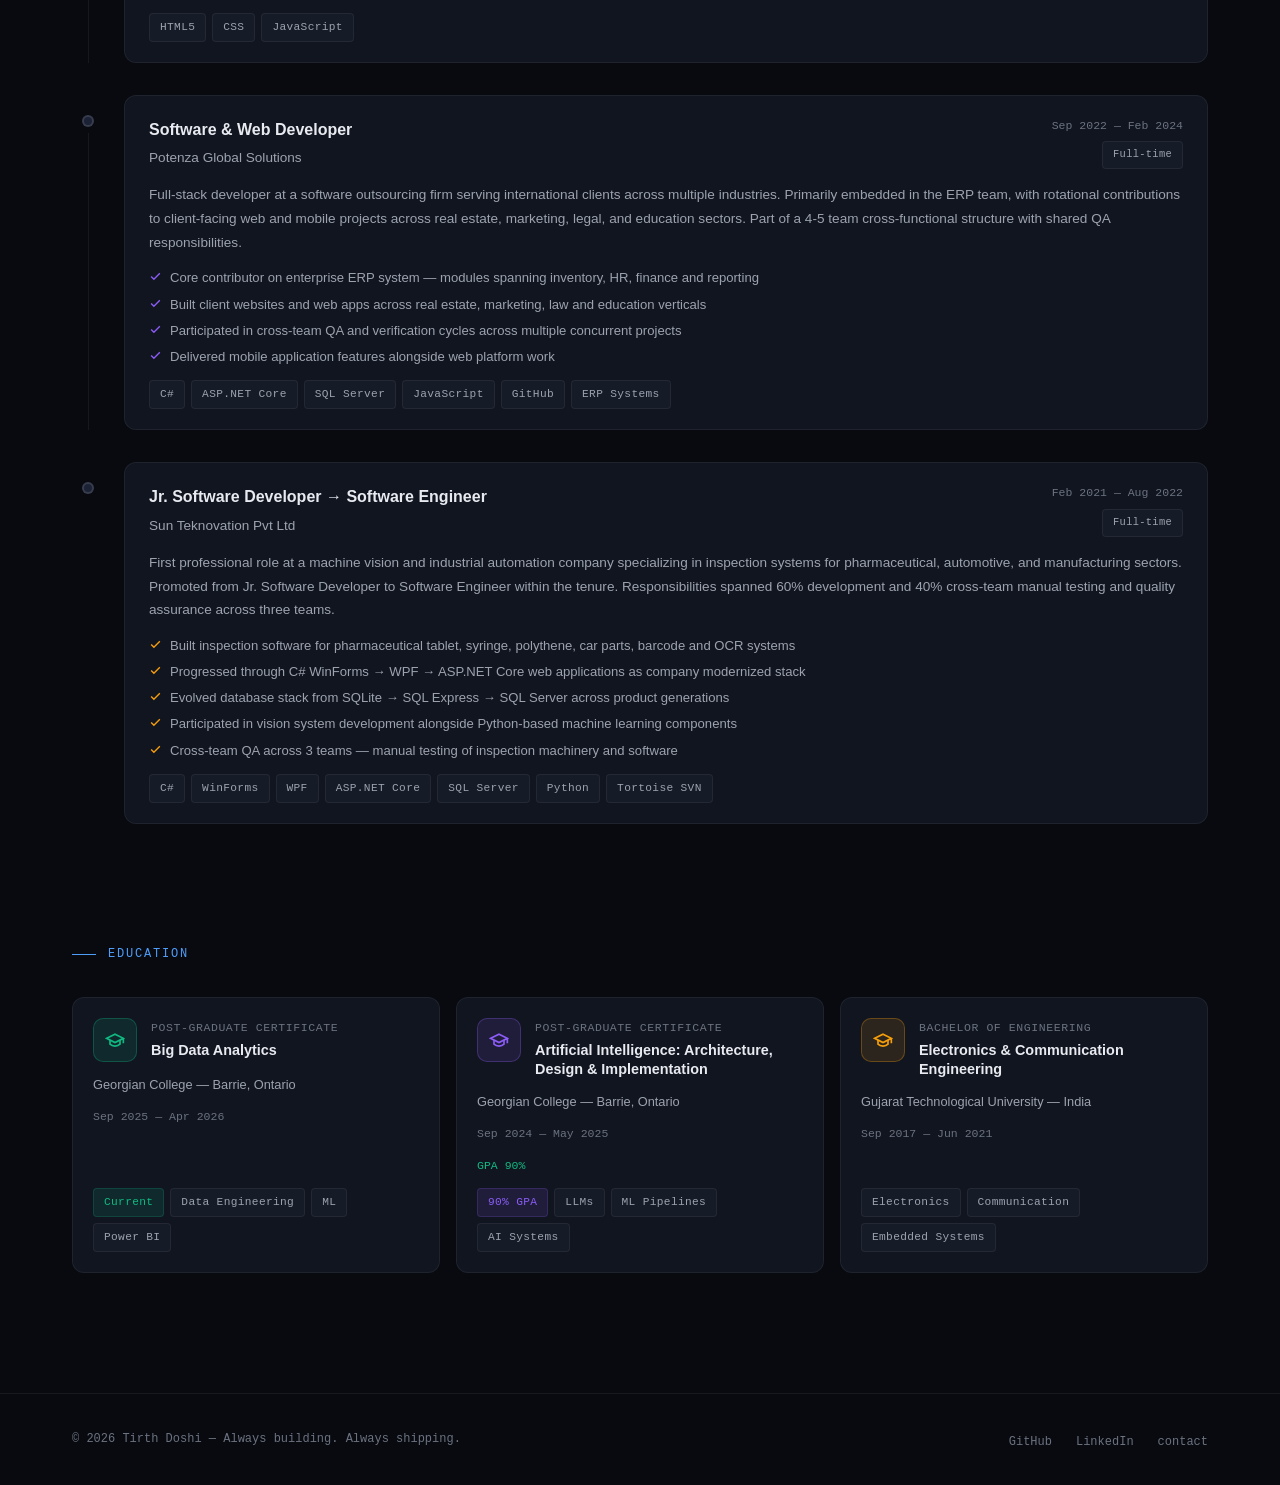
<file: experience/index.html>
<!DOCTYPE html>
<html lang="en">
<head>
  <meta charset="UTF-8">
  <link rel="icon" type="image/svg+xml" href="../favicon.svg">
  <meta name="theme-color" content="#080a0f">
  <meta name="viewport" content="width=device-width, initial-scale=1.0">
  <style>
    html, body { background: #080a0f !important; background-color: #080a0f !important; }
    html[data-theme="light"], html[data-theme="light"] body {  background: #f8f9fc !important; background-color: #f8f9fc !important;}
    html { opacity: 0; transition: none; }
    html.ready { opacity: 1; transition: opacity 0.4s ease 0.05s; }
  </style>
  <title>Experience — Tirth Doshi</title>
  <meta name="description" content="Professional experience and education of Tirth Doshi — AI Developer, Full Stack Engineer, Data Engineer.">
  <link rel="stylesheet" href="../style.css">
  <script>document.documentElement.classList.add('ready');</script>
</head>
<body>

  <!-- NAV -->
  <nav>
    <div class="nav-inner">
      <a href="/" class="nav-logo"><span>~/</span>tirth-doshi</a>
      <ul class="nav-links">
        <li><a href="/">home</a></li>
        <li><a href="/projects/">projects</a></li>
        <li><a href="/skills/">skills</a></li>
        <li><a href="/experience/">experience</a></li>
        <li><a href="/contact/" class="nav-cta">contact</a></li>
      </ul>
      <button class="theme-toggle" id="themeToggle" aria-label="Toggle theme">
        <svg class="icon-sun" width="18" height="18" viewBox="0 0 24 24" fill="none" stroke="currentColor" stroke-width="2">
          <circle cx="12" cy="12" r="5"/>
          <line x1="12" y1="1" x2="12" y2="3"/>
          <line x1="12" y1="21" x2="12" y2="23"/>
          <line x1="4.22" y1="4.22" x2="5.64" y2="5.64"/>
          <line x1="18.36" y1="18.36" x2="19.78" y2="19.78"/>
          <line x1="1" y1="12" x2="3" y2="12"/>
          <line x1="21" y1="12" x2="23" y2="12"/>
          <line x1="4.22" y1="19.78" x2="5.64" y2="18.36"/>
          <line x1="18.36" y1="5.64" x2="19.78" y2="4.22"/>
        </svg>
        <svg class="icon-moon" width="18" height="18" viewBox="0 0 24 24" fill="none" stroke="currentColor" stroke-width="2">
          <path d="M21 12.79A9 9 0 1 1 11.21 3 7 7 0 0 0 21 12.79z"/>
        </svg>
      </button>
      <button class="nav-hamburger" aria-label="Toggle menu">
        <span></span><span></span><span></span>
      </button>
    </div>
  </nav>

  <!-- PAGE HERO -->
  <section class="page-hero">
    <div class="page-hero-bg">
      <div class="page-orb page-orb-1" style="background:var(--purple);"></div>
      <div class="page-orb page-orb-2" style="background:var(--blue);"></div>
    </div>
    <div class="container">
      <div class="section-label reveal">background</div>
      <h1 class="reveal" data-delay="100">
        Experience &<br>
        <span class="text-gradient">Education.</span>
      </h1>
      <p class="reveal" data-delay="200">
        4+ years of professional experience across machine vision systems,
        enterprise ERP, AI development, and data engineering. Two post-graduate
        certificates from Georgian College. Always building.
      </p>
    </div>
  </section>

  <!-- EXPERIENCE -->
  <section class="section">
    <div class="container">
      <div class="section-label reveal">work experience</div>

      <div class="exp-timeline">

        <!-- Outliers AI -->
        <div class="exp-item reveal">
          <div class="exp-left">
            <div class="exp-dot exp-dot-active"></div>
            <div class="exp-line"></div>
          </div>
          <div class="exp-card hover-glow">
            <div class="exp-card-top">
              <div>
                <div class="exp-role">AI Developer & LLM Trainer</div>
                <div class="exp-company">Outliers AI</div>
              </div>
              <div class="exp-meta">
                <span class="exp-period mono">Apr 2025 — Present</span>
                <span class="exp-type tag tag-green">Freelance</span>
              </div>
            </div>
            <p class="exp-desc">
              Full-time freelance role developing and training large language models.
              Responsibilities span the full development cycle — Python and C# development,
              SQL database work, code quality review, LLM training and evaluation,
              and GitHub-based version control across multiple concurrent projects.
            </p>
            <div class="exp-highlights">
              <div class="exp-highlight">
                <svg width="13" height="13" viewBox="0 0 24 24" fill="none" stroke="#10b981" stroke-width="2.5"><polyline points="20 6 9 17 4 12"/></svg>
                LLM training, evaluation and quality assessment across multiple model iterations
              </div>
              <div class="exp-highlight">
                <svg width="13" height="13" viewBox="0 0 24 24" fill="none" stroke="#10b981" stroke-width="2.5"><polyline points="20 6 9 17 4 12"/></svg>
                Full-stack development in Python, C#, SQL and web technologies
              </div>
              <div class="exp-highlight">
                <svg width="13" height="13" viewBox="0 0 24 24" fill="none" stroke="#10b981" stroke-width="2.5"><polyline points="20 6 9 17 4 12"/></svg>
                Code quality review and technical assessment of AI-generated outputs
              </div>
            </div>
            <div class="exp-tags">
              <span class="tag">Python</span>
              <span class="tag">C#</span>
              <span class="tag">LLM Training</span>
              <span class="tag">SQL</span>
              <span class="tag">GitHub</span>
              <span class="tag">Code Review</span>
            </div>
          </div>
        </div>

        <!-- Town of Innisfil -->
        <div class="exp-item reveal">
          <div class="exp-left">
            <div class="exp-dot"></div>
            <div class="exp-line"></div>
          </div>
          <div class="exp-card hover-glow">
            <div class="exp-card-top">
              <div>
                <div class="exp-role">Technical Lead & Developer</div>
                <div class="exp-company">Town of Innisfil — Development Engineering Division</div>
              </div>
              <div class="exp-meta">
                <span class="exp-period mono">Oct 2025 — Apr 2026</span>
                <span class="exp-type tag tag-blue">Contract</span>
              </div>
            </div>
            <p class="exp-desc">
              Led technical development of a municipal infrastructure review comments
              intelligence system for the Town of Innisfil's Development Engineering Division.
              Built a complete NLP pipeline processing 992 historical review comments across
              13 development projects, enabling data-driven insights for the engineering team.
              Bridged through Georgian College's industry partnership program.
            </p>
            <div class="exp-highlights">
              <div class="exp-highlight">
                <svg width="13" height="13" viewBox="0 0 24 24" fill="none" stroke="#4f9cf9" stroke-width="2.5"><polyline points="20 6 9 17 4 12"/></svg>
                Built multi-model NLP pipeline comparing 3 SBERT models with automated best-model selection
              </div>
              <div class="exp-highlight">
                <svg width="13" height="13" viewBox="0 0 24 24" fill="none" stroke="#4f9cf9" stroke-width="2.5"><polyline points="20 6 9 17 4 12"/></svg>
                Trained Random Forest and XGBoost classifiers with 5-fold cross-validation — 57.3% accuracy on 8-class problem
              </div>
              <div class="exp-highlight">
                <svg width="13" height="13" viewBox="0 0 24 24" fill="none" stroke="#4f9cf9" stroke-width="2.5"><polyline points="20 6 9 17 4 12"/></svg>
                Designed and optimized SQL Server database with 8 performance indexes across 992 records
              </div>
              <div class="exp-highlight">
                <svg width="13" height="13" viewBox="0 0 24 24" fill="none" stroke="#4f9cf9" stroke-width="2.5"><polyline points="20 6 9 17 4 12"/></svg>
                Delivered 5-page interactive Power BI dashboard with Sankey, Chord, and Word Cloud visuals
              </div>
              <div class="exp-highlight">
                <svg width="13" height="13" viewBox="0 0 24 24" fill="none" stroke="#4f9cf9" stroke-width="2.5"><polyline points="20 6 9 17 4 12"/></svg>
                Rebuilt entire pipeline from scratch mid-project after identifying fundamental data extraction flaws
              </div>
            </div>
            <div class="exp-tags">
              <span class="tag">Python</span>
              <span class="tag">SBERT / NLP</span>
              <span class="tag">Scikit-learn</span>
              <span class="tag">XGBoost</span>
              <span class="tag">SQL Server</span>
              <span class="tag">Power BI</span>
              <span class="tag">ETL Pipeline</span>
              <span class="tag">SharePoint</span>
            </div>
          </div>
        </div>

        <!-- Dr VH Dave -->
        <div class="exp-item reveal">
          <div class="exp-left">
            <div class="exp-dot"></div>
            <div class="exp-line"></div>
          </div>
          <div class="exp-card hover-glow">
            <div class="exp-card-top">
              <div>
                <div class="exp-role">Web Developer</div>
                <div class="exp-company">Dr. V H Dave Homeopathic Medical College</div>
              </div>
              <div class="exp-meta">
                <span class="exp-period mono">Feb 2024 — Aug 2024</span>
                <span class="exp-type tag">Full-time</span>
              </div>
            </div>
            <p class="exp-desc">
              Maintained and developed the college's web presence for a semi-government
              medical institution operating both a college and hospital. Handled ongoing
              website updates, feature development, and front-end implementation.
            </p>
            <div class="exp-highlights">
              <div class="exp-highlight">
                <svg width="13" height="13" viewBox="0 0 24 24" fill="none" stroke="var(--text3)" stroke-width="2.5"><polyline points="20 6 9 17 4 12"/></svg>
                Website development and ongoing maintenance for medical institution
              </div>
              <div class="exp-highlight">
                <svg width="13" height="13" viewBox="0 0 24 24" fill="none" stroke="var(--text3)" stroke-width="2.5"><polyline points="20 6 9 17 4 12"/></svg>
                Front-end implementation with HTML5, CSS and JavaScript
              </div>
            </div>
            <div class="exp-tags">
              <span class="tag">HTML5</span>
              <span class="tag">CSS</span>
              <span class="tag">JavaScript</span>
            </div>
          </div>
        </div>

        <!-- Potenza Global Solutions -->
        <div class="exp-item reveal">
          <div class="exp-left">
            <div class="exp-dot"></div>
            <div class="exp-line"></div>
          </div>
          <div class="exp-card hover-glow">
            <div class="exp-card-top">
              <div>
                <div class="exp-role">Software & Web Developer</div>
                <div class="exp-company">Potenza Global Solutions</div>
              </div>
              <div class="exp-meta">
                <span class="exp-period mono">Sep 2022 — Feb 2024</span>
                <span class="exp-type tag">Full-time</span>
              </div>
            </div>
            <p class="exp-desc">
              Full-stack developer at a software outsourcing firm serving international
              clients across multiple industries. Primarily embedded in the ERP team,
              with rotational contributions to client-facing web and mobile projects
              across real estate, marketing, legal, and education sectors. Part of a
              4-5 team cross-functional structure with shared QA responsibilities.
            </p>
            <div class="exp-highlights">
              <div class="exp-highlight">
                <svg width="13" height="13" viewBox="0 0 24 24" fill="none" stroke="#8b5cf6" stroke-width="2.5"><polyline points="20 6 9 17 4 12"/></svg>
                Core contributor on enterprise ERP system — modules spanning inventory, HR, finance and reporting
              </div>
              <div class="exp-highlight">
                <svg width="13" height="13" viewBox="0 0 24 24" fill="none" stroke="#8b5cf6" stroke-width="2.5"><polyline points="20 6 9 17 4 12"/></svg>
                Built client websites and web apps across real estate, marketing, law and education verticals
              </div>
              <div class="exp-highlight">
                <svg width="13" height="13" viewBox="0 0 24 24" fill="none" stroke="#8b5cf6" stroke-width="2.5"><polyline points="20 6 9 17 4 12"/></svg>
                Participated in cross-team QA and verification cycles across multiple concurrent projects
              </div>
              <div class="exp-highlight">
                <svg width="13" height="13" viewBox="0 0 24 24" fill="none" stroke="#8b5cf6" stroke-width="2.5"><polyline points="20 6 9 17 4 12"/></svg>
                Delivered mobile application features alongside web platform work
              </div>
            </div>
            <div class="exp-tags">
              <span class="tag">C#</span>
              <span class="tag">ASP.NET Core</span>
              <span class="tag">SQL Server</span>
              <span class="tag">JavaScript</span>
              <span class="tag">GitHub</span>
              <span class="tag">ERP Systems</span>
            </div>
          </div>
        </div>

        <!-- Sun Teknovation -->
        <div class="exp-item reveal">
          <div class="exp-left">
            <div class="exp-dot"></div>
          </div>
          <div class="exp-card hover-glow">
            <div class="exp-card-top">
              <div>
                <div class="exp-role">Jr. Software Developer → Software Engineer</div>
                <div class="exp-company">Sun Teknovation Pvt Ltd</div>
              </div>
              <div class="exp-meta">
                <span class="exp-period mono">Feb 2021 — Aug 2022</span>
                <span class="exp-type tag">Full-time</span>
              </div>
            </div>
            <p class="exp-desc">
              First professional role at a machine vision and industrial automation company
              specializing in inspection systems for pharmaceutical, automotive, and
              manufacturing sectors. Promoted from Jr. Software Developer to Software Engineer
              within the tenure. Responsibilities spanned 60% development and 40% cross-team
              manual testing and quality assurance across three teams.
            </p>
            <div class="exp-highlights">
              <div class="exp-highlight">
                <svg width="13" height="13" viewBox="0 0 24 24" fill="none" stroke="#f59e0b" stroke-width="2.5"><polyline points="20 6 9 17 4 12"/></svg>
                Built inspection software for pharmaceutical tablet, syringe, polythene, car parts, barcode and OCR systems
              </div>
              <div class="exp-highlight">
                <svg width="13" height="13" viewBox="0 0 24 24" fill="none" stroke="#f59e0b" stroke-width="2.5"><polyline points="20 6 9 17 4 12"/></svg>
                Progressed through C# WinForms → WPF → ASP.NET Core web applications as company modernized stack
              </div>
              <div class="exp-highlight">
                <svg width="13" height="13" viewBox="0 0 24 24" fill="none" stroke="#f59e0b" stroke-width="2.5"><polyline points="20 6 9 17 4 12"/></svg>
                Evolved database stack from SQLite → SQL Express → SQL Server across product generations
              </div>
              <div class="exp-highlight">
                <svg width="13" height="13" viewBox="0 0 24 24" fill="none" stroke="#f59e0b" stroke-width="2.5"><polyline points="20 6 9 17 4 12"/></svg>
                Participated in vision system development alongside Python-based machine learning components
              </div>
              <div class="exp-highlight">
                <svg width="13" height="13" viewBox="0 0 24 24" fill="none" stroke="#f59e0b" stroke-width="2.5"><polyline points="20 6 9 17 4 12"/></svg>
                Cross-team QA across 3 teams — manual testing of inspection machinery and software
              </div>
            </div>
            <div class="exp-tags">
              <span class="tag">C#</span>
              <span class="tag">WinForms</span>
              <span class="tag">WPF</span>
              <span class="tag">ASP.NET Core</span>
              <span class="tag">SQL Server</span>
              <span class="tag">Python</span>
              <span class="tag">Tortoise SVN</span>
            </div>
          </div>
        </div>

      </div>
    </div>
  </section>

  <!-- EDUCATION -->
  <section class="section" style="padding-top:0;">
    <div class="container">
      <div class="section-label reveal">education</div>

      <div class="edu-grid reveal" data-delay="100">

        <div class="edu-card">
          <div class="edu-card-top">
            <div class="edu-icon" style="background:rgba(16,185,129,0.12);border-color:rgba(16,185,129,0.3);">
              <svg width="20" height="20" viewBox="0 0 24 24" fill="none" stroke="#10b981" stroke-width="2"><path d="M22 10v6M2 10l10-5 10 5-10 5z"/><path d="M6 12v5c3 3 9 3 12 0v-5"/></svg>
            </div>
            <div>
              <div class="edu-degree">Post-Graduate Certificate</div>
              <div class="edu-field">Big Data Analytics</div>
            </div>
          </div>
          <div class="edu-school">Georgian College — Barrie, Ontario</div>
          <div class="edu-period mono">Sep 2025 — Apr 2026</div>
          <div class="edu-tags">
            <span class="tag tag-green">Current</span>
            <span class="tag">Data Engineering</span>
            <span class="tag">ML</span>
            <span class="tag">Power BI</span>
          </div>
        </div>

        <div class="edu-card">
          <div class="edu-card-top">
            <div class="edu-icon" style="background:rgba(139,92,246,0.12);border-color:rgba(139,92,246,0.3);">
              <svg width="20" height="20" viewBox="0 0 24 24" fill="none" stroke="#8b5cf6" stroke-width="2"><path d="M22 10v6M2 10l10-5 10 5-10 5z"/><path d="M6 12v5c3 3 9 3 12 0v-5"/></svg>
            </div>
            <div>
              <div class="edu-degree">Post-Graduate Certificate</div>
              <div class="edu-field">Artificial Intelligence: Architecture, Design & Implementation</div>
            </div>
          </div>
          <div class="edu-school">Georgian College — Barrie, Ontario</div>
          <div class="edu-period mono">Sep 2024 — May 2025</div>
          <div class="edu-note mono">GPA 90%</div>
          <div class="edu-tags">
            <span class="tag tag-purple">90% GPA</span>
            <span class="tag">LLMs</span>
            <span class="tag">ML Pipelines</span>
            <span class="tag">AI Systems</span>
          </div>
        </div>

        <div class="edu-card">
          <div class="edu-card-top">
            <div class="edu-icon" style="background:rgba(245,158,11,0.12);border-color:rgba(245,158,11,0.3);">
              <svg width="20" height="20" viewBox="0 0 24 24" fill="none" stroke="#f59e0b" stroke-width="2"><path d="M22 10v6M2 10l10-5 10 5-10 5z"/><path d="M6 12v5c3 3 9 3 12 0v-5"/></svg>
            </div>
            <div>
              <div class="edu-degree">Bachelor of Engineering</div>
              <div class="edu-field">Electronics & Communication Engineering</div>
            </div>
          </div>
          <div class="edu-school">Gujarat Technological University — India</div>
          <div class="edu-period mono">Sep 2017 — Jun 2021</div>
          <div class="edu-tags">
            <span class="tag">Electronics</span>
            <span class="tag">Communication</span>
            <span class="tag">Embedded Systems</span>
          </div>
        </div>

      </div>
    </div>
  </section>

  <!-- FOOTER -->
  <footer>
    <div class="footer-inner">
      <span class="footer-copy">© 2026 Tirth Doshi — Always building. Always shipping.</span>
      <ul class="footer-links">
        <li><a href="https://github.com/DoshiTirth" target="_blank">GitHub</a></li>
        <li><a href="https://linkedin.com/in/tirth-doshi-0a59aa296" target="_blank">LinkedIn</a></li>
        <li><a href="/contact/">contact</a></li>
      </ul>
    </div>
  </footer>

  <script src="../main.js"></script>
</body>
</html>
</file>
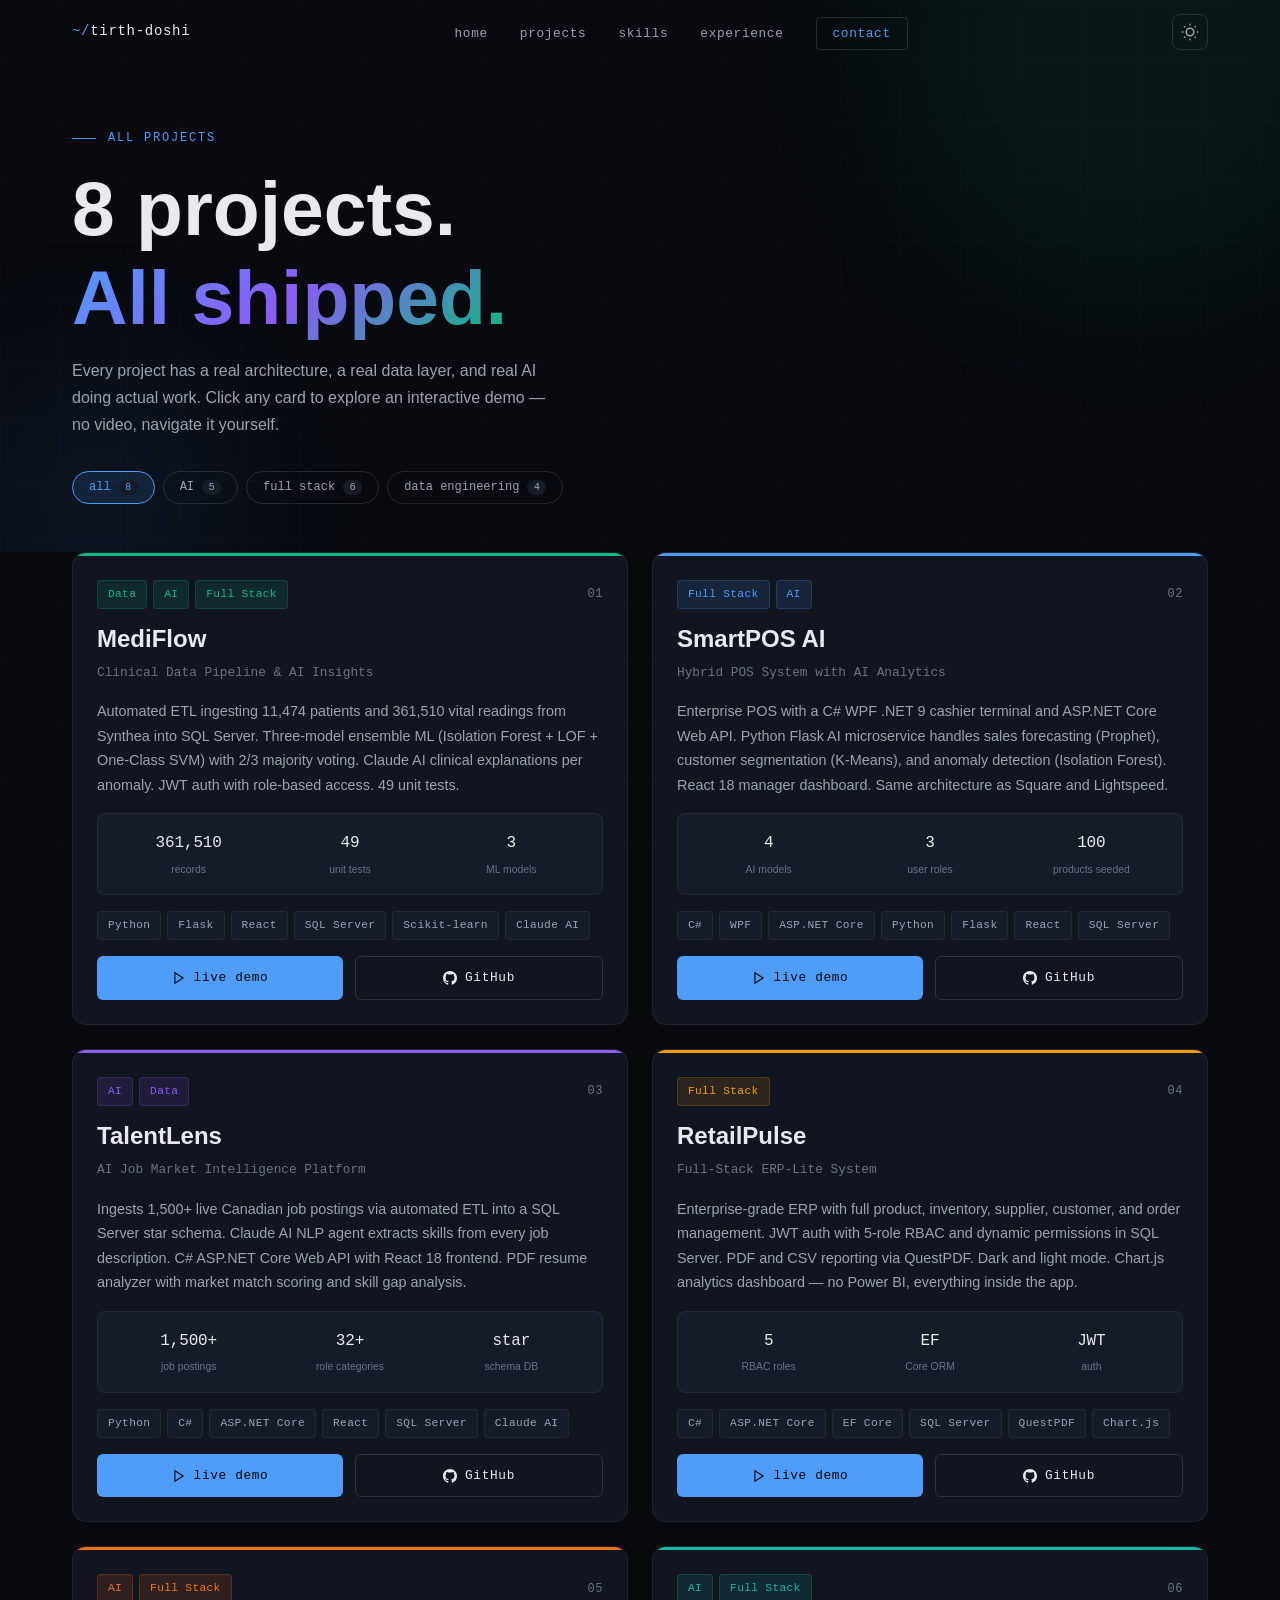
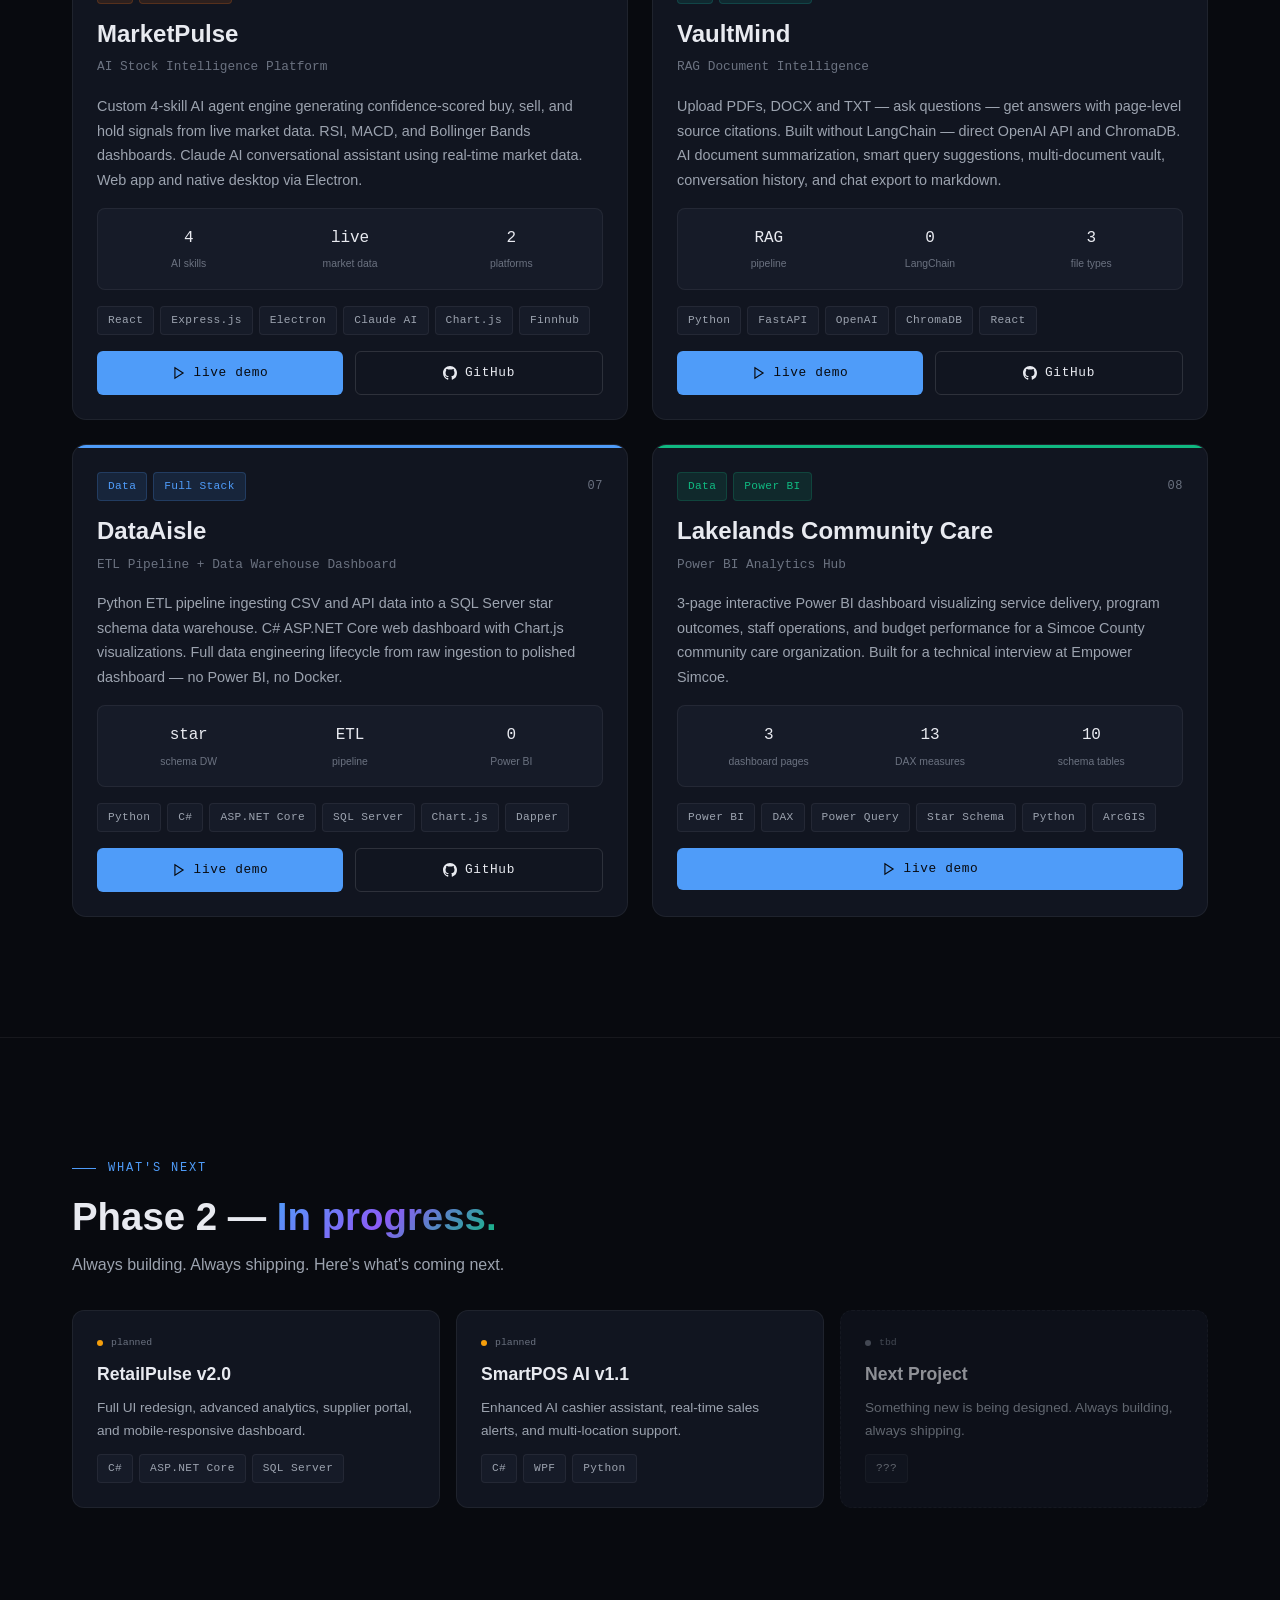
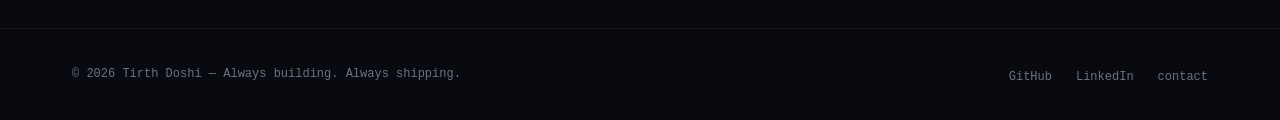
<file: projects/index.html>
<!DOCTYPE html>
<html lang="en">
<head>
  <meta charset="UTF-8">
  <link rel="icon" type="image/svg+xml" href="../favicon.svg">
  <meta name="theme-color" content="#080a0f">
  <meta name="viewport" content="width=device-width, initial-scale=1.0">
  <style>
    html, body { background: #080a0f !important; background-color: #080a0f !important; }
    html[data-theme="light"], html[data-theme="light"] body {  background: #f8f9fc !important; background-color: #f8f9fc !important;}
    html { opacity: 0; transition: opacity 0.35s ease; }
    html.ready { opacity: 1; }
  </style>
  <title>Projects — Tirth Doshi</title>
  <meta name="description" content="8 production-grade projects across AI, Full Stack, and Data Engineering by Tirth Doshi.">
  <link rel="stylesheet" href="../style.css">
</head>
<body>

  <!-- NAV -->
  <nav>
    <div class="nav-inner">
      <a href="/" class="nav-logo"><span>~/</span>tirth-doshi</a>
      <ul class="nav-links">
        <li><a href="/">home</a></li>
        <li><a href="/projects/">projects</a></li>
        <li><a href="/skills/">skills</a></li>
        <li><a href="/experience/">experience</a></li>
        <li><a href="/contact/" class="nav-cta">contact</a></li>
      </ul>
      <button class="theme-toggle" id="themeToggle" aria-label="Toggle theme">
        <svg class="icon-sun" width="18" height="18" viewBox="0 0 24 24" fill="none" stroke="currentColor" stroke-width="2">
          <circle cx="12" cy="12" r="5"/>
          <line x1="12" y1="1" x2="12" y2="3"/>
          <line x1="12" y1="21" x2="12" y2="23"/>
          <line x1="4.22" y1="4.22" x2="5.64" y2="5.64"/>
          <line x1="18.36" y1="18.36" x2="19.78" y2="19.78"/>
          <line x1="1" y1="12" x2="3" y2="12"/>
          <line x1="21" y1="12" x2="23" y2="12"/>
          <line x1="4.22" y1="19.78" x2="5.64" y2="18.36"/>
          <line x1="18.36" y1="5.64" x2="19.78" y2="4.22"/>
        </svg>
        <svg class="icon-moon" width="18" height="18" viewBox="0 0 24 24" fill="none" stroke="currentColor" stroke-width="2">
          <path d="M21 12.79A9 9 0 1 1 11.21 3 7 7 0 0 0 21 12.79z"/>
        </svg>
      </button>
      <button class="nav-hamburger" aria-label="Toggle menu">
        <span></span><span></span><span></span>
      </button>
    </div>
  </nav>

  <!-- PAGE HERO -->
  <section class="page-hero">
    <div class="page-hero-bg">
      <div class="page-orb page-orb-1"></div>
      <div class="page-orb page-orb-2"></div>
    </div>
    <div class="container">
      <div class="section-label reveal">all projects</div>
      <h1 class="reveal" data-delay="100">
        8 projects.<br>
        <span class="text-gradient">All shipped.</span>
      </h1>
      <p class="reveal" data-delay="200">
        Every project has a real architecture, a real data layer, and real AI doing
        actual work. Click any card to explore an interactive demo — no video, 
        navigate it yourself.
      </p>

      <!-- Filter tabs -->
      <div class="filter-tabs reveal" data-delay="300">
        <button class="filter-tab active" data-filter="all">
          all <span class="filter-count">8</span>
        </button>
        <button class="filter-tab" data-filter="ai">
          AI <span class="filter-count">5</span>
        </button>
        <button class="filter-tab" data-filter="fullstack">
          full stack <span class="filter-count">6</span>
        </button>
        <button class="filter-tab" data-filter="data">
          data engineering <span class="filter-count">4</span>
        </button>
      </div>
    </div>
  </section>

  <!-- PROJECTS GRID -->
  <section class="projects-section section">
    <div class="container">
      <div class="projects-grid" id="projectsGrid">

        <!-- MediFlow -->
        <article class="proj-card hover-lift gradient-border" 
                 data-categories="ai data fullstack">
          <div class="proj-card-accent" style="background: var(--green);"></div>
          <div class="proj-card-body">
            <div class="proj-card-top">
              <div class="proj-tags-row">
                <span class="tag tag-green">Data</span>
                <span class="tag tag-green">AI</span>
                <span class="tag tag-green">Full Stack</span>
              </div>
              <span class="proj-number mono">01</span>
            </div>

            <h2 class="proj-title">MediFlow</h2>
            <p class="proj-subtitle">Clinical Data Pipeline & AI Insights</p>

            <p class="proj-desc">
              Automated ETL ingesting 11,474 patients and 361,510 vital readings 
              from Synthea into SQL Server. Three-model ensemble ML (Isolation Forest 
              + LOF + One-Class SVM) with 2/3 majority voting. Claude AI clinical 
              explanations per anomaly. JWT auth with role-based access. 49 unit tests.
            </p>

            <div class="proj-stats">
              <div class="proj-stat">
                <span class="proj-stat-num mono">361,510</span>
                <span class="proj-stat-label">records</span>
              </div>
              <div class="proj-stat">
                <span class="proj-stat-num mono">49</span>
                <span class="proj-stat-label">unit tests</span>
              </div>
              <div class="proj-stat">
                <span class="proj-stat-num mono">3</span>
                <span class="proj-stat-label">ML models</span>
              </div>
            </div>

            <div class="proj-tech">
              <span class="tag">Python</span>
              <span class="tag">Flask</span>
              <span class="tag">React</span>
              <span class="tag">SQL Server</span>
              <span class="tag">Scikit-learn</span>
              <span class="tag">Claude AI</span>
            </div>

            <div class="proj-actions">
              <a href="/demos/mediflow/" class="btn btn-primary">
                <svg width="14" height="14" viewBox="0 0 24 24" fill="none" stroke="currentColor" stroke-width="2"><polygon points="5 3 19 12 5 21 5 3"/></svg>
                live demo
              </a>
              <a href="https://github.com/DoshiTirth/mediflow" target="_blank" class="btn btn-outline">
                <svg width="14" height="14" viewBox="0 0 24 24" fill="currentColor"><path d="M12 0C5.37 0 0 5.37 0 12c0 5.31 3.435 9.795 8.205 11.385.6.105.825-.255.825-.57 0-.285-.015-1.23-.015-2.235-3.015.555-3.795-.735-4.035-1.41-.135-.345-.72-1.41-1.23-1.695-.42-.225-1.02-.78-.015-.795.945-.015 1.62.87 1.845 1.23 1.08 1.815 2.805 1.305 3.495.99.105-.78.42-1.305.765-1.605-2.67-.3-5.46-1.335-5.46-5.925 0-1.305.465-2.385 1.23-3.225-.12-.3-.54-1.53.12-3.18 0 0 1.005-.315 3.3 1.23.96-.27 1.98-.405 3-.405s2.04.135 3 .405c2.295-1.56 3.3-1.23 3.3-1.23.66 1.65.24 2.88.12 3.18.765.84 1.23 1.905 1.23 3.225 0 4.605-2.805 5.625-5.475 5.925.435.375.81 1.095.81 2.22 0 1.605-.015 2.895-.015 3.3 0 .315.225.69.825.57A12.02 12.02 0 0 0 24 12c0-6.63-5.37-12-12-12z"/></svg>
                GitHub
              </a>
            </div>
          </div>
        </article>

        <!-- SmartPOS AI -->
        <article class="proj-card hover-lift gradient-border"
                 data-categories="ai fullstack">
          <div class="proj-card-accent" style="background: var(--blue);"></div>
          <div class="proj-card-body">
            <div class="proj-card-top">
              <div class="proj-tags-row">
                <span class="tag tag-blue">Full Stack</span>
                <span class="tag tag-blue">AI</span>
              </div>
              <span class="proj-number mono">02</span>
            </div>

            <h2 class="proj-title">SmartPOS AI</h2>
            <p class="proj-subtitle">Hybrid POS System with AI Analytics</p>

            <p class="proj-desc">
              Enterprise POS with a C# WPF .NET 9 cashier terminal and ASP.NET Core 
              Web API. Python Flask AI microservice handles sales forecasting (Prophet), 
              customer segmentation (K-Means), and anomaly detection (Isolation Forest). 
              React 18 manager dashboard. Same architecture as Square and Lightspeed.
            </p>

            <div class="proj-stats">
              <div class="proj-stat">
                <span class="proj-stat-num mono">4</span>
                <span class="proj-stat-label">AI models</span>
              </div>
              <div class="proj-stat">
                <span class="proj-stat-num mono">3</span>
                <span class="proj-stat-label">user roles</span>
              </div>
              <div class="proj-stat">
                <span class="proj-stat-num mono">100</span>
                <span class="proj-stat-label">products seeded</span>
              </div>
            </div>

            <div class="proj-tech">
              <span class="tag">C#</span>
              <span class="tag">WPF</span>
              <span class="tag">ASP.NET Core</span>
              <span class="tag">Python</span>
              <span class="tag">Flask</span>
              <span class="tag">React</span>
              <span class="tag">SQL Server</span>
            </div>

            <div class="proj-actions">
              <a href="/demos/smartposai/" class="btn btn-primary">
                <svg width="14" height="14" viewBox="0 0 24 24" fill="none" stroke="currentColor" stroke-width="2"><polygon points="5 3 19 12 5 21 5 3"/></svg>
                live demo
              </a>
              <a href="https://github.com/DoshiTirth/SmartPOS-AI" target="_blank" class="btn btn-outline">
                <svg width="14" height="14" viewBox="0 0 24 24" fill="currentColor"><path d="M12 0C5.37 0 0 5.37 0 12c0 5.31 3.435 9.795 8.205 11.385.6.105.825-.255.825-.57 0-.285-.015-1.23-.015-2.235-3.015.555-3.795-.735-4.035-1.41-.135-.345-.72-1.41-1.23-1.695-.42-.225-1.02-.78-.015-.795.945-.015 1.62.87 1.845 1.23 1.08 1.815 2.805 1.305 3.495.99.105-.78.42-1.305.765-1.605-2.67-.3-5.46-1.335-5.46-5.925 0-1.305.465-2.385 1.23-3.225-.12-.3-.54-1.53.12-3.18 0 0 1.005-.315 3.3 1.23.96-.27 1.98-.405 3-.405s2.04.135 3 .405c2.295-1.56 3.3-1.23 3.3-1.23.66 1.65.24 2.88.12 3.18.765.84 1.23 1.905 1.23 3.225 0 4.605-2.805 5.625-5.475 5.925.435.375.81 1.095.81 2.22 0 1.605-.015 2.895-.015 3.3 0 .315.225.69.825.57A12.02 12.02 0 0 0 24 12c0-6.63-5.37-12-12-12z"/></svg>
                GitHub
              </a>
            </div>
          </div>
        </article>

        <!-- TalentLens -->
        <article class="proj-card hover-lift gradient-border"
                 data-categories="ai data fullstack">
          <div class="proj-card-accent" style="background: var(--purple);"></div>
          <div class="proj-card-body">
            <div class="proj-card-top">
              <div class="proj-tags-row">
                <span class="tag tag-purple">AI</span>
                <span class="tag tag-purple">Data</span>
              </div>
              <span class="proj-number mono">03</span>
            </div>

            <h2 class="proj-title">TalentLens</h2>
            <p class="proj-subtitle">AI Job Market Intelligence Platform</p>

            <p class="proj-desc">
              Ingests 1,500+ live Canadian job postings via automated ETL into a 
              SQL Server star schema. Claude AI NLP agent extracts skills from every 
              job description. C# ASP.NET Core Web API with React 18 frontend. 
              PDF resume analyzer with market match scoring and skill gap analysis.
            </p>

            <div class="proj-stats">
              <div class="proj-stat">
                <span class="proj-stat-num mono">1,500+</span>
                <span class="proj-stat-label">job postings</span>
              </div>
              <div class="proj-stat">
                <span class="proj-stat-num mono">32+</span>
                <span class="proj-stat-label">role categories</span>
              </div>
              <div class="proj-stat">
                <span class="proj-stat-num mono">star</span>
                <span class="proj-stat-label">schema DB</span>
              </div>
            </div>

            <div class="proj-tech">
              <span class="tag">Python</span>
              <span class="tag">C#</span>
              <span class="tag">ASP.NET Core</span>
              <span class="tag">React</span>
              <span class="tag">SQL Server</span>
              <span class="tag">Claude AI</span>
            </div>

            <div class="proj-actions">
              <a href="/demos/talentlens/" class="btn btn-primary">
                <svg width="14" height="14" viewBox="0 0 24 24" fill="none" stroke="currentColor" stroke-width="2"><polygon points="5 3 19 12 5 21 5 3"/></svg>
                live demo
              </a>
              <a href="https://github.com/DoshiTirth/TalentLens" target="_blank" class="btn btn-outline">
                <svg width="14" height="14" viewBox="0 0 24 24" fill="currentColor"><path d="M12 0C5.37 0 0 5.37 0 12c0 5.31 3.435 9.795 8.205 11.385.6.105.825-.255.825-.57 0-.285-.015-1.23-.015-2.235-3.015.555-3.795-.735-4.035-1.41-.135-.345-.72-1.41-1.23-1.695-.42-.225-1.02-.78-.015-.795.945-.015 1.62.87 1.845 1.23 1.08 1.815 2.805 1.305 3.495.99.105-.78.42-1.305.765-1.605-2.67-.3-5.46-1.335-5.46-5.925 0-1.305.465-2.385 1.23-3.225-.12-.3-.54-1.53.12-3.18 0 0 1.005-.315 3.3 1.23.96-.27 1.98-.405 3-.405s2.04.135 3 .405c2.295-1.56 3.3-1.23 3.3-1.23.66 1.65.24 2.88.12 3.18.765.84 1.23 1.905 1.23 3.225 0 4.605-2.805 5.625-5.475 5.925.435.375.81 1.095.81 2.22 0 1.605-.015 2.895-.015 3.3 0 .315.225.69.825.57A12.02 12.02 0 0 0 24 12c0-6.63-5.37-12-12-12z"/></svg>
                GitHub
              </a>
            </div>
          </div>
        </article>

        <!-- RetailPulse -->
        <article class="proj-card hover-lift gradient-border"
                 data-categories="fullstack">
          <div class="proj-card-accent" style="background: var(--amber);"></div>
          <div class="proj-card-body">
            <div class="proj-card-top">
              <div class="proj-tags-row">
                <span class="tag tag-amber">Full Stack</span>
              </div>
              <span class="proj-number mono">04</span>
            </div>

            <h2 class="proj-title">RetailPulse</h2>
            <p class="proj-subtitle">Full-Stack ERP-Lite System</p>

            <p class="proj-desc">
              Enterprise-grade ERP with full product, inventory, supplier, customer, 
              and order management. JWT auth with 5-role RBAC and dynamic permissions 
              in SQL Server. PDF and CSV reporting via QuestPDF. Dark and light mode. 
              Chart.js analytics dashboard — no Power BI, everything inside the app.
            </p>

            <div class="proj-stats">
              <div class="proj-stat">
                <span class="proj-stat-num mono">5</span>
                <span class="proj-stat-label">RBAC roles</span>
              </div>
              <div class="proj-stat">
                <span class="proj-stat-num mono">EF</span>
                <span class="proj-stat-label">Core ORM</span>
              </div>
              <div class="proj-stat">
                <span class="proj-stat-num mono">JWT</span>
                <span class="proj-stat-label">auth</span>
              </div>
            </div>

            <div class="proj-tech">
              <span class="tag">C#</span>
              <span class="tag">ASP.NET Core</span>
              <span class="tag">EF Core</span>
              <span class="tag">SQL Server</span>
              <span class="tag">QuestPDF</span>
              <span class="tag">Chart.js</span>
            </div>

            <div class="proj-actions">
              <a href="/demos/retailpulse/" class="btn btn-primary">
                <svg width="14" height="14" viewBox="0 0 24 24" fill="none" stroke="currentColor" stroke-width="2"><polygon points="5 3 19 12 5 21 5 3"/></svg>
                live demo
              </a>
              <a href="https://github.com/DoshiTirth/RetailPulse" target="_blank" class="btn btn-outline">
                <svg width="14" height="14" viewBox="0 0 24 24" fill="currentColor"><path d="M12 0C5.37 0 0 5.37 0 12c0 5.31 3.435 9.795 8.205 11.385.6.105.825-.255.825-.57 0-.285-.015-1.23-.015-2.235-3.015.555-3.795-.735-4.035-1.41-.135-.345-.72-1.41-1.23-1.695-.42-.225-1.02-.78-.015-.795.945-.015 1.62.87 1.845 1.23 1.08 1.815 2.805 1.305 3.495.99.105-.78.42-1.305.765-1.605-2.67-.3-5.46-1.335-5.46-5.925 0-1.305.465-2.385 1.23-3.225-.12-.3-.54-1.53.12-3.18 0 0 1.005-.315 3.3 1.23.96-.27 1.98-.405 3-.405s2.04.135 3 .405c2.295-1.56 3.3-1.23 3.3-1.23.66 1.65.24 2.88.12 3.18.765.84 1.23 1.905 1.23 3.225 0 4.605-2.805 5.625-5.475 5.925.435.375.81 1.095.81 2.22 0 1.605-.015 2.895-.015 3.3 0 .315.225.69.825.57A12.02 12.02 0 0 0 24 12c0-6.63-5.37-12-12-12z"/></svg>
                GitHub
              </a>
            </div>
          </div>
        </article>

        <!-- MarketPulse -->
        <article class="proj-card hover-lift gradient-border"
                 data-categories="ai fullstack">
          <div class="proj-card-accent" style="background: var(--coral);"></div>
          <div class="proj-card-body">
            <div class="proj-card-top">
              <div class="proj-tags-row">
                <span class="tag tag-coral">AI</span>
                <span class="tag tag-coral">Full Stack</span>
              </div>
              <span class="proj-number mono">05</span>
            </div>

            <h2 class="proj-title">MarketPulse</h2>
            <p class="proj-subtitle">AI Stock Intelligence Platform</p>

            <p class="proj-desc">
              Custom 4-skill AI agent engine generating confidence-scored buy, sell, 
              and hold signals from live market data. RSI, MACD, and Bollinger Bands 
              dashboards. Claude AI conversational assistant using real-time market 
              data. Web app and native desktop via Electron.
            </p>

            <div class="proj-stats">
              <div class="proj-stat">
                <span class="proj-stat-num mono">4</span>
                <span class="proj-stat-label">AI skills</span>
              </div>
              <div class="proj-stat">
                <span class="proj-stat-num mono">live</span>
                <span class="proj-stat-label">market data</span>
              </div>
              <div class="proj-stat">
                <span class="proj-stat-num mono">2</span>
                <span class="proj-stat-label">platforms</span>
              </div>
            </div>

            <div class="proj-tech">
              <span class="tag">React</span>
              <span class="tag">Express.js</span>
              <span class="tag">Electron</span>
              <span class="tag">Claude AI</span>
              <span class="tag">Chart.js</span>
              <span class="tag">Finnhub</span>
            </div>

            <div class="proj-actions">
              <a href="/demos/marketpulse/" class="btn btn-primary">
                <svg width="14" height="14" viewBox="0 0 24 24" fill="none" stroke="currentColor" stroke-width="2"><polygon points="5 3 19 12 5 21 5 3"/></svg>
                live demo
              </a>
              <a href="https://github.com/DoshiTirth/market-pulse" target="_blank" class="btn btn-outline">
                <svg width="14" height="14" viewBox="0 0 24 24" fill="currentColor"><path d="M12 0C5.37 0 0 5.37 0 12c0 5.31 3.435 9.795 8.205 11.385.6.105.825-.255.825-.57 0-.285-.015-1.23-.015-2.235-3.015.555-3.795-.735-4.035-1.41-.135-.345-.72-1.41-1.23-1.695-.42-.225-1.02-.78-.015-.795.945-.015 1.62.87 1.845 1.23 1.08 1.815 2.805 1.305 3.495.99.105-.78.42-1.305.765-1.605-2.67-.3-5.46-1.335-5.46-5.925 0-1.305.465-2.385 1.23-3.225-.12-.3-.54-1.53.12-3.18 0 0 1.005-.315 3.3 1.23.96-.27 1.98-.405 3-.405s2.04.135 3 .405c2.295-1.56 3.3-1.23 3.3-1.23.66 1.65.24 2.88.12 3.18.765.84 1.23 1.905 1.23 3.225 0 4.605-2.805 5.625-5.475 5.925.435.375.81 1.095.81 2.22 0 1.605-.015 2.895-.015 3.3 0 .315.225.69.825.57A12.02 12.02 0 0 0 24 12c0-6.63-5.37-12-12-12z"/></svg>
                GitHub
              </a>
            </div>
          </div>
        </article>

        <!-- VaultMind -->
        <article class="proj-card hover-lift gradient-border"
                 data-categories="ai fullstack">
          <div class="proj-card-accent" style="background: #14b8a6;"></div>
          <div class="proj-card-body">
            <div class="proj-card-top">
              <div class="proj-tags-row">
                <span class="tag" style="background:rgba(20,184,166,0.12);color:#14b8a6;border-color:rgba(20,184,166,0.2);">AI</span>
                <span class="tag" style="background:rgba(20,184,166,0.12);color:#14b8a6;border-color:rgba(20,184,166,0.2);">Full Stack</span>
              </div>
              <span class="proj-number mono">06</span>
            </div>

            <h2 class="proj-title">VaultMind</h2>
            <p class="proj-subtitle">RAG Document Intelligence</p>

            <p class="proj-desc">
              Upload PDFs, DOCX and TXT — ask questions — get answers with page-level 
              source citations. Built without LangChain — direct OpenAI API and ChromaDB. 
              AI document summarization, smart query suggestions, multi-document vault, 
              conversation history, and chat export to markdown.
            </p>

            <div class="proj-stats">
              <div class="proj-stat">
                <span class="proj-stat-num mono">RAG</span>
                <span class="proj-stat-label">pipeline</span>
              </div>
              <div class="proj-stat">
                <span class="proj-stat-num mono">0</span>
                <span class="proj-stat-label">LangChain</span>
              </div>
              <div class="proj-stat">
                <span class="proj-stat-num mono">3</span>
                <span class="proj-stat-label">file types</span>
              </div>
            </div>

            <div class="proj-tech">
              <span class="tag">Python</span>
              <span class="tag">FastAPI</span>
              <span class="tag">OpenAI</span>
              <span class="tag">ChromaDB</span>
              <span class="tag">React</span>
            </div>

            <div class="proj-actions">
              <a href="/demos/vaultmind/" class="btn btn-primary">
                <svg width="14" height="14" viewBox="0 0 24 24" fill="none" stroke="currentColor" stroke-width="2"><polygon points="5 3 19 12 5 21 5 3"/></svg>
                live demo
              </a>
              <a href="https://github.com/DoshiTirth/VaultMind" target="_blank" class="btn btn-outline">
                <svg width="14" height="14" viewBox="0 0 24 24" fill="currentColor"><path d="M12 0C5.37 0 0 5.37 0 12c0 5.31 3.435 9.795 8.205 11.385.6.105.825-.255.825-.57 0-.285-.015-1.23-.015-2.235-3.015.555-3.795-.735-4.035-1.41-.135-.345-.72-1.41-1.23-1.695-.42-.225-1.02-.78-.015-.795.945-.015 1.62.87 1.845 1.23 1.08 1.815 2.805 1.305 3.495.99.105-.78.42-1.305.765-1.605-2.67-.3-5.46-1.335-5.46-5.925 0-1.305.465-2.385 1.23-3.225-.12-.3-.54-1.53.12-3.18 0 0 1.005-.315 3.3 1.23.96-.27 1.98-.405 3-.405s2.04.135 3 .405c2.295-1.56 3.3-1.23 3.3-1.23.66 1.65.24 2.88.12 3.18.765.84 1.23 1.905 1.23 3.225 0 4.605-2.805 5.625-5.475 5.925.435.375.81 1.095.81 2.22 0 1.605-.015 2.895-.015 3.3 0 .315.225.69.825.57A12.02 12.02 0 0 0 24 12c0-6.63-5.37-12-12-12z"/></svg>
                GitHub
              </a>
            </div>
          </div>
        </article>

        <!-- DataAisle -->
        <article class="proj-card hover-lift gradient-border"
                 data-categories="data fullstack">
          <div class="proj-card-accent" style="background: var(--blue);"></div>
          <div class="proj-card-body">
            <div class="proj-card-top">
              <div class="proj-tags-row">
                <span class="tag tag-blue">Data</span>
                <span class="tag tag-blue">Full Stack</span>
              </div>
              <span class="proj-number mono">07</span>
            </div>

            <h2 class="proj-title">DataAisle</h2>
            <p class="proj-subtitle">ETL Pipeline + Data Warehouse Dashboard</p>

            <p class="proj-desc">
              Python ETL pipeline ingesting CSV and API data into a SQL Server star 
              schema data warehouse. C# ASP.NET Core web dashboard with Chart.js 
              visualizations. Full data engineering lifecycle from raw ingestion to 
              polished dashboard — no Power BI, no Docker.
            </p>

            <div class="proj-stats">
              <div class="proj-stat">
                <span class="proj-stat-num mono">star</span>
                <span class="proj-stat-label">schema DW</span>
              </div>
              <div class="proj-stat">
                <span class="proj-stat-num mono">ETL</span>
                <span class="proj-stat-label">pipeline</span>
              </div>
              <div class="proj-stat">
                <span class="proj-stat-num mono">0</span>
                <span class="proj-stat-label">Power BI</span>
              </div>
            </div>

            <div class="proj-tech">
              <span class="tag">Python</span>
              <span class="tag">C#</span>
              <span class="tag">ASP.NET Core</span>
              <span class="tag">SQL Server</span>
              <span class="tag">Chart.js</span>
              <span class="tag">Dapper</span>
            </div>

            <div class="proj-actions">
              <a href="/demos/dataaisle/" class="btn btn-primary">
                <svg width="14" height="14" viewBox="0 0 24 24" fill="none" stroke="currentColor" stroke-width="2"><polygon points="5 3 19 12 5 21 5 3"/></svg>
                live demo
              </a>
              <a href="https://github.com/DoshiTirth/DataAisle" target="_blank" class="btn btn-outline">
                <svg width="14" height="14" viewBox="0 0 24 24" fill="currentColor"><path d="M12 0C5.37 0 0 5.37 0 12c0 5.31 3.435 9.795 8.205 11.385.6.105.825-.255.825-.57 0-.285-.015-1.23-.015-2.235-3.015.555-3.795-.735-4.035-1.41-.135-.345-.72-1.41-1.23-1.695-.42-.225-1.02-.78-.015-.795.945-.015 1.62.87 1.845 1.23 1.08 1.815 2.805 1.305 3.495.99.105-.78.42-1.305.765-1.605-2.67-.3-5.46-1.335-5.46-5.925 0-1.305.465-2.385 1.23-3.225-.12-.3-.54-1.53.12-3.18 0 0 1.005-.315 3.3 1.23.96-.27 1.98-.405 3-.405s2.04.135 3 .405c2.295-1.56 3.3-1.23 3.3-1.23.66 1.65.24 2.88.12 3.18.765.84 1.23 1.905 1.23 3.225 0 4.605-2.805 5.625-5.475 5.925.435.375.81 1.095.81 2.22 0 1.605-.015 2.895-.015 3.3 0 .315.225.69.825.57A12.02 12.02 0 0 0 24 12c0-6.63-5.37-12-12-12z"/></svg>
                GitHub
              </a>
            </div>
          </div>
        </article>

        <!-- Lakelands Community Care -->
        <article class="proj-card hover-lift gradient-border"
                 data-categories="data">
          <div class="proj-card-accent" style="background: var(--green);"></div>
          <div class="proj-card-body">
            <div class="proj-card-top">
              <div class="proj-tags-row">
                <span class="tag tag-green">Data</span>
                <span class="tag tag-green">Power BI</span>
              </div>
              <span class="proj-number mono">08</span>
            </div>
          
            <h2 class="proj-title">Lakelands Community Care</h2>
            <p class="proj-subtitle">Power BI Analytics Hub</p>
          
            <p class="proj-desc">
              3-page interactive Power BI dashboard visualizing service delivery, program
              outcomes, staff operations, and budget performance for a Simcoe County
              community care organization. Built for a technical interview at Empower Simcoe.
            </p>
          
            <div class="proj-stats">
              <div class="proj-stat">
                <span class="proj-stat-num mono">3</span>
                <span class="proj-stat-label">dashboard pages</span>
              </div>
              <div class="proj-stat">
                <span class="proj-stat-num mono">13</span>
                <span class="proj-stat-label">DAX measures</span>
              </div>
              <div class="proj-stat">
                <span class="proj-stat-num mono">10</span>
                <span class="proj-stat-label">schema tables</span>
              </div>
            </div>
          
            <div class="proj-tech">
              <span class="tag">Power BI</span>
              <span class="tag">DAX</span>
              <span class="tag">Power Query</span>
              <span class="tag">Star Schema</span>
              <span class="tag">Python</span>
              <span class="tag">ArcGIS</span>
            </div>
          
            <div class="proj-actions">
              <a href="/demos/lakelands/" class="btn btn-primary">
                <svg width="14" height="14" viewBox="0 0 24 24" fill="none" stroke="currentColor" stroke-width="2"><polygon points="5 3 19 12 5 21 5 3"/></svg>
                live demo
              </a>
            </div>
          </div>
        </article>

      </div>
    </div>
  </section>

  <!-- PHASE 2 COMING SOON -->
  <section class="phase2 section">
    <div class="container">
      <div class="section-label reveal">what's next</div>
      <h2 class="reveal" data-delay="100">
        Phase 2 —
        <span class="text-gradient">In progress.</span>
      </h2>
      <p class="reveal" data-delay="200">
        Always building. Always shipping. Here's what's coming next.
      </p>

      <div class="phase2-grid reveal" data-delay="300">
        <div class="phase2-card">
          <div class="phase2-status">
            <span class="phase2-dot"></span>
            <span class="mono">planned</span>
          </div>
          <h3>RetailPulse v2.0</h3>
          <p>Full UI redesign, advanced analytics, supplier portal, and mobile-responsive dashboard.</p>
          <div class="phase2-tags">
            <span class="tag">C#</span>
            <span class="tag">ASP.NET Core</span>
            <span class="tag">SQL Server</span>
          </div>
        </div>

        <div class="phase2-card">
          <div class="phase2-status">
            <span class="phase2-dot"></span>
            <span class="mono">planned</span>
          </div>
          <h3>SmartPOS AI v1.1</h3>
          <p>Enhanced AI cashier assistant, real-time sales alerts, and multi-location support.</p>
          <div class="phase2-tags">
            <span class="tag">C#</span>
            <span class="tag">WPF</span>
            <span class="tag">Python</span>
          </div>
        </div>

        <div class="phase2-card phase2-card-mystery">
          <div class="phase2-status">
            <span class="phase2-dot" style="background: var(--text3);"></span>
            <span class="mono">tbd</span>
          </div>
          <h3>Next Project</h3>
          <p>Something new is being designed. Always building, always shipping.</p>
          <div class="phase2-tags">
            <span class="tag">???</span>
          </div>
        </div>
      </div>
    </div>
  </section>

  <!-- FOOTER -->
  <footer>
    <div class="footer-inner">
      <span class="footer-copy">© 2026 Tirth Doshi — Always building. Always shipping.</span>
      <ul class="footer-links">
        <li><a href="https://github.com/DoshiTirth" target="_blank">GitHub</a></li>
        <li><a href="https://linkedin.com/in/tirth-doshi-0a59aa296" target="_blank">LinkedIn</a></li>
        <li><a href="/contact/">contact</a></li>
      </ul>
    </div>
  </footer>

  <script src="../main.js"></script>
  <script>
    // Filter tabs
    const tabs = document.querySelectorAll('.filter-tab');
    const cards = document.querySelectorAll('.proj-card');

    tabs.forEach(tab => {
      tab.addEventListener('click', () => {
        tabs.forEach(t => t.classList.remove('active'));
        tab.classList.add('active');

        const filter = tab.dataset.filter;

        cards.forEach(card => {
          const categories = card.dataset.categories;
          if (filter === 'all' || categories.includes(filter)) {
            card.style.display = 'block';
            setTimeout(() => {
              card.style.opacity = '1';
              card.style.transform = 'translateY(0)';
            }, 50);
          } else {
            card.style.opacity = '0';
            card.style.transform = 'translateY(16px)';
            setTimeout(() => { card.style.display = 'none'; }, 300);
          }
        });
      });
    });
  </script>
</body>
</html>
</file>
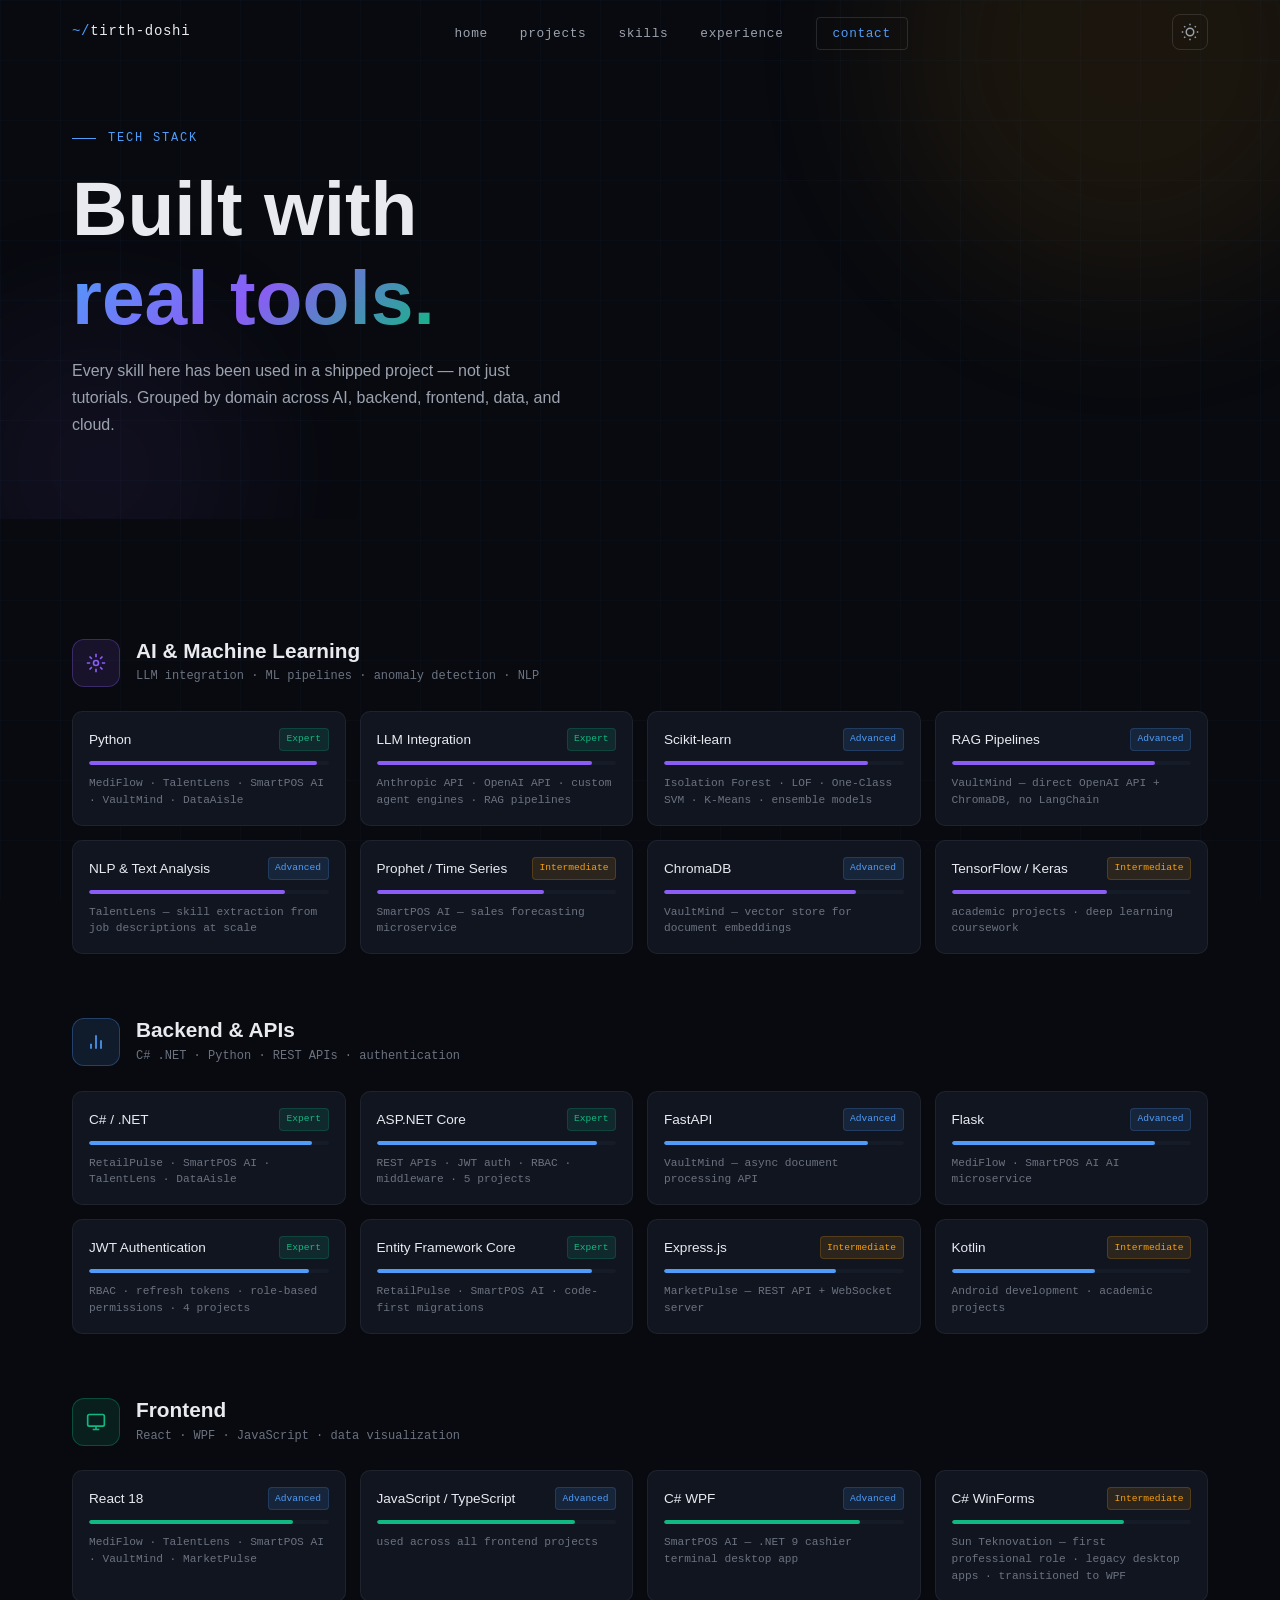
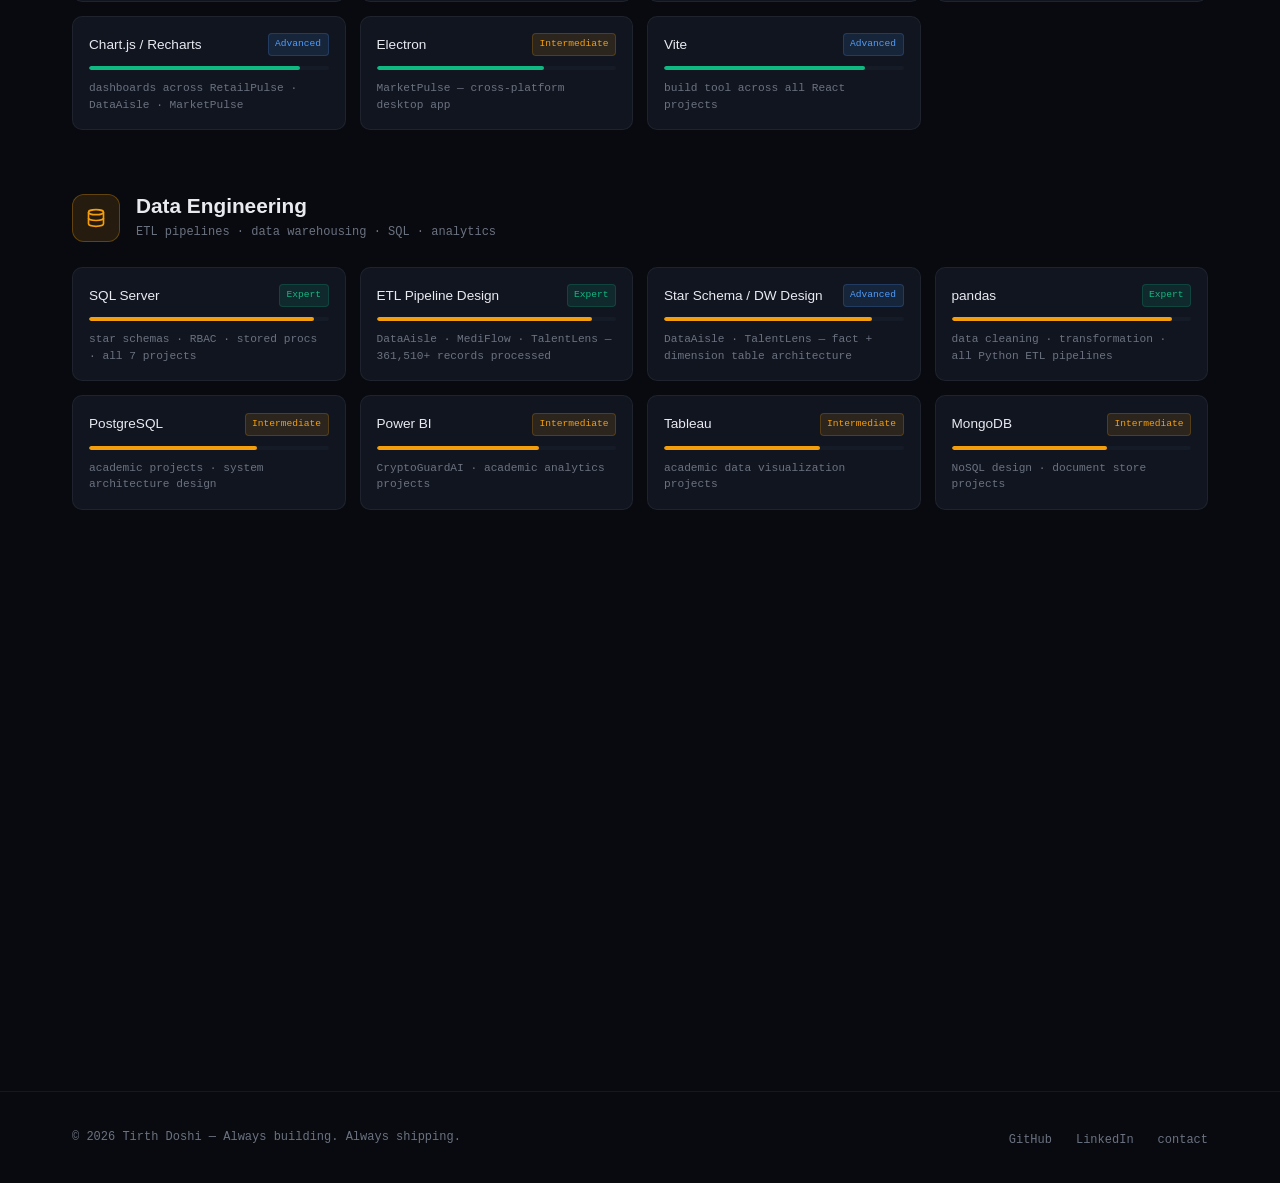
<file: skills/index.html>
<!DOCTYPE html>
<html lang="en">
<head>
  <meta charset="UTF-8">
  <link rel="icon" type="image/svg+xml" href="../favicon.svg">
  <meta name="theme-color" content="#080a0f">
  <meta name="viewport" content="width=device-width, initial-scale=1.0">
  <style>
    html, body { background: #080a0f !important; background-color: #080a0f !important; }
    html[data-theme="light"], html[data-theme="light"] body {  background: #f8f9fc !important; background-color: #f8f9fc !important;}
    html { opacity: 0; transition: none; }
    html.ready { opacity: 1; transition: opacity 0.4s ease 0.05s; }
  </style>
  <title>Skills — Tirth Doshi</title>
  <meta name="description" content="Full tech stack of Tirth Doshi — AI Engineer, Full Stack Developer, Data Engineer.">
  <link rel="stylesheet" href="../style.css">
  <script>document.documentElement.classList.add('ready');</script>
</head>
<body>

  <!-- NAV -->
  <nav>
    <div class="nav-inner">
      <a href="/" class="nav-logo"><span>~/</span>tirth-doshi</a>
      <ul class="nav-links">
        <li><a href="/">home</a></li>
        <li><a href="/projects/">projects</a></li>
        <li><a href="/skills/">skills</a></li>
        <li><a href="/experience/">experience</a></li>
        <li><a href="/contact/" class="nav-cta">contact</a></li>
      </ul>
      <button class="theme-toggle" id="themeToggle" aria-label="Toggle theme">
        <svg class="icon-sun" width="18" height="18" viewBox="0 0 24 24" fill="none" stroke="currentColor" stroke-width="2">
          <circle cx="12" cy="12" r="5"/>
          <line x1="12" y1="1" x2="12" y2="3"/>
          <line x1="12" y1="21" x2="12" y2="23"/>
          <line x1="4.22" y1="4.22" x2="5.64" y2="5.64"/>
          <line x1="18.36" y1="18.36" x2="19.78" y2="19.78"/>
          <line x1="1" y1="12" x2="3" y2="12"/>
          <line x1="21" y1="12" x2="23" y2="12"/>
          <line x1="4.22" y1="19.78" x2="5.64" y2="18.36"/>
          <line x1="18.36" y1="5.64" x2="19.78" y2="4.22"/>
        </svg>
        <svg class="icon-moon" width="18" height="18" viewBox="0 0 24 24" fill="none" stroke="currentColor" stroke-width="2">
          <path d="M21 12.79A9 9 0 1 1 11.21 3 7 7 0 0 0 21 12.79z"/>
        </svg>
      </button>
      <button class="nav-hamburger" aria-label="Toggle menu">
        <span></span><span></span><span></span>
      </button>
    </div>
  </nav>

  <!-- PAGE HERO */ -->
  <section class="page-hero">
    <div class="page-hero-bg">
      <div class="page-orb page-orb-1" style="background:var(--amber);"></div>
      <div class="page-orb page-orb-2" style="background:var(--purple);"></div>
    </div>
    <div class="container">
      <div class="section-label reveal">tech stack</div>
      <h1 class="reveal" data-delay="100">
        Built with<br>
        <span class="text-gradient">real tools.</span>
      </h1>
      <p class="reveal" data-delay="200">
        Every skill here has been used in a shipped project — not just tutorials.
        Grouped by domain across AI, backend, frontend, data, and cloud.
      </p>
    </div>
  </section>

  <!-- SKILLS GRID  -->
  <section class="section">
    <div class="container">

      <!-- AI & Machine Learning -->
      <div class="sk-category reveal">
        <div class="sk-category-header">
          <div class="sk-category-icon" style="background:rgba(139,92,246,0.12);border-color:rgba(139,92,246,0.3);">
            <svg width="20" height="20" viewBox="0 0 24 24" fill="none" stroke="#8b5cf6" stroke-width="2"><circle cx="12" cy="12" r="3"/><path d="M12 1v4M12 19v4M4.22 4.22l2.83 2.83M16.95 16.95l2.83 2.83M1 12h4M19 12h4M4.22 19.78l2.83-2.83M16.95 7.05l2.83-2.83"/></svg>
          </div>
          <div>
            <h2 class="sk-category-title">AI & Machine Learning</h2>
            <p class="sk-category-sub mono">LLM integration · ML pipelines · anomaly detection · NLP</p>
          </div>
        </div>
        <div class="sk-grid">
          <div class="sk-card">
            <div class="sk-card-top">
              <span class="sk-name">Python</span>
              <span class="sk-level sk-level-expert">Expert</span>
            </div>
            <div class="sk-bar-wrap"><div class="sk-bar" style="width:95%;background:#8b5cf6;"></div></div>
            <p class="sk-used">MediFlow · TalentLens · SmartPOS AI · VaultMind · DataAisle</p>
          </div>
          <div class="sk-card">
            <div class="sk-card-top">
              <span class="sk-name">LLM Integration</span>
              <span class="sk-level sk-level-expert">Expert</span>
            </div>
            <div class="sk-bar-wrap"><div class="sk-bar" style="width:90%;background:#8b5cf6;"></div></div>
            <p class="sk-used">Anthropic API · OpenAI API · custom agent engines · RAG pipelines</p>
          </div>
          <div class="sk-card">
            <div class="sk-card-top">
              <span class="sk-name">Scikit-learn</span>
              <span class="sk-level sk-level-advanced">Advanced</span>
            </div>
            <div class="sk-bar-wrap"><div class="sk-bar" style="width:85%;background:#8b5cf6;"></div></div>
            <p class="sk-used">Isolation Forest · LOF · One-Class SVM · K-Means · ensemble models</p>
          </div>
          <div class="sk-card">
            <div class="sk-card-top">
              <span class="sk-name">RAG Pipelines</span>
              <span class="sk-level sk-level-advanced">Advanced</span>
            </div>
            <div class="sk-bar-wrap"><div class="sk-bar" style="width:85%;background:#8b5cf6;"></div></div>
            <p class="sk-used">VaultMind — direct OpenAI API + ChromaDB, no LangChain</p>
          </div>
          <div class="sk-card">
            <div class="sk-card-top">
              <span class="sk-name">NLP & Text Analysis</span>
              <span class="sk-level sk-level-advanced">Advanced</span>
            </div>
            <div class="sk-bar-wrap"><div class="sk-bar" style="width:82%;background:#8b5cf6;"></div></div>
            <p class="sk-used">TalentLens — skill extraction from job descriptions at scale</p>
          </div>
          <div class="sk-card">
            <div class="sk-card-top">
              <span class="sk-name">Prophet / Time Series</span>
              <span class="sk-level sk-level-intermediate">Intermediate</span>
            </div>
            <div class="sk-bar-wrap"><div class="sk-bar" style="width:70%;background:#8b5cf6;"></div></div>
            <p class="sk-used">SmartPOS AI — sales forecasting microservice</p>
          </div>
          <div class="sk-card">
            <div class="sk-card-top">
              <span class="sk-name">ChromaDB</span>
              <span class="sk-level sk-level-advanced">Advanced</span>
            </div>
            <div class="sk-bar-wrap"><div class="sk-bar" style="width:80%;background:#8b5cf6;"></div></div>
            <p class="sk-used">VaultMind — vector store for document embeddings</p>
          </div>
          <div class="sk-card">
            <div class="sk-card-top">
              <span class="sk-name">TensorFlow / Keras</span>
              <span class="sk-level sk-level-intermediate">Intermediate</span>
            </div>
            <div class="sk-bar-wrap"><div class="sk-bar" style="width:65%;background:#8b5cf6;"></div></div>
            <p class="sk-used">academic projects · deep learning coursework</p>
          </div>
        </div>
      </div>

      <!-- Backend & APIs -->
      <div class="sk-category reveal">
        <div class="sk-category-header">
          <div class="sk-category-icon" style="background:rgba(79,156,249,0.12);border-color:rgba(79,156,249,0.3);">
            <svg width="20" height="20" viewBox="0 0 24 24" fill="none" stroke="#4f9cf9" stroke-width="2"><path d="M18 20V10M12 20V4M6 20v-6"/></svg>
          </div>
          <div>
            <h2 class="sk-category-title">Backend & APIs</h2>
            <p class="sk-category-sub mono">C# .NET · Python · REST APIs · authentication</p>
          </div>
        </div>
        <div class="sk-grid">
          <div class="sk-card">
            <div class="sk-card-top">
              <span class="sk-name">C# / .NET</span>
              <span class="sk-level sk-level-expert">Expert</span>
            </div>
            <div class="sk-bar-wrap"><div class="sk-bar" style="width:93%;background:#4f9cf9;"></div></div>
            <p class="sk-used">RetailPulse · SmartPOS AI · TalentLens · DataAisle</p>
          </div>
          <div class="sk-card">
            <div class="sk-card-top">
              <span class="sk-name">ASP.NET Core</span>
              <span class="sk-level sk-level-expert">Expert</span>
            </div>
            <div class="sk-bar-wrap"><div class="sk-bar" style="width:92%;background:#4f9cf9;"></div></div>
            <p class="sk-used">REST APIs · JWT auth · RBAC · middleware · 5 projects</p>
          </div>
          <div class="sk-card">
            <div class="sk-card-top">
              <span class="sk-name">FastAPI</span>
              <span class="sk-level sk-level-advanced">Advanced</span>
            </div>
            <div class="sk-bar-wrap"><div class="sk-bar" style="width:85%;background:#4f9cf9;"></div></div>
            <p class="sk-used">VaultMind — async document processing API</p>
          </div>
          <div class="sk-card">
            <div class="sk-card-top">
              <span class="sk-name">Flask</span>
              <span class="sk-level sk-level-advanced">Advanced</span>
            </div>
            <div class="sk-bar-wrap"><div class="sk-bar" style="width:85%;background:#4f9cf9;"></div></div>
            <p class="sk-used">MediFlow · SmartPOS AI AI microservice</p>
          </div>
          <div class="sk-card">
            <div class="sk-card-top">
              <span class="sk-name">JWT Authentication</span>
              <span class="sk-level sk-level-expert">Expert</span>
            </div>
            <div class="sk-bar-wrap"><div class="sk-bar" style="width:92%;background:#4f9cf9;"></div></div>
            <p class="sk-used">RBAC · refresh tokens · role-based permissions · 4 projects</p>
          </div>
          <div class="sk-card">
            <div class="sk-card-top">
              <span class="sk-name">Entity Framework Core</span>
              <span class="sk-level sk-level-expert">Expert</span>
            </div>
            <div class="sk-bar-wrap"><div class="sk-bar" style="width:90%;background:#4f9cf9;"></div></div>
            <p class="sk-used">RetailPulse · SmartPOS AI · code-first migrations</p>
          </div>
          <div class="sk-card">
            <div class="sk-card-top">
              <span class="sk-name">Express.js</span>
              <span class="sk-level sk-level-intermediate">Intermediate</span>
            </div>
            <div class="sk-bar-wrap"><div class="sk-bar" style="width:72%;background:#4f9cf9;"></div></div>
            <p class="sk-used">MarketPulse — REST API + WebSocket server</p>
          </div>
          <div class="sk-card">
            <div class="sk-card-top">
              <span class="sk-name">Kotlin</span>
              <span class="sk-level sk-level-intermediate">Intermediate</span>
            </div>
            <div class="sk-bar-wrap"><div class="sk-bar" style="width:60%;background:#4f9cf9;"></div></div>
            <p class="sk-used">Android development · academic projects</p>
          </div>
        </div>
      </div>

      <!-- Frontend -->
      <div class="sk-category reveal">
        <div class="sk-category-header">
          <div class="sk-category-icon" style="background:rgba(16,185,129,0.12);border-color:rgba(16,185,129,0.3);">
            <svg width="20" height="20" viewBox="0 0 24 24" fill="none" stroke="#10b981" stroke-width="2"><rect x="2" y="3" width="20" height="14" rx="2"/><path d="M8 21h8M12 17v4"/></svg>
          </div>
          <div>
            <h2 class="sk-category-title">Frontend</h2>
            <p class="sk-category-sub mono">React · WPF · JavaScript · data visualization</p>
          </div>
        </div>
        <div class="sk-grid">
          <div class="sk-card">
            <div class="sk-card-top">
              <span class="sk-name">React 18</span>
              <span class="sk-level sk-level-advanced">Advanced</span>
            </div>
            <div class="sk-bar-wrap"><div class="sk-bar" style="width:85%;background:#10b981;"></div></div>
            <p class="sk-used">MediFlow · TalentLens · SmartPOS AI · VaultMind · MarketPulse</p>
          </div>
          <div class="sk-card">
            <div class="sk-card-top">
              <span class="sk-name">JavaScript / TypeScript</span>
              <span class="sk-level sk-level-advanced">Advanced</span>
            </div>
            <div class="sk-bar-wrap"><div class="sk-bar" style="width:83%;background:#10b981;"></div></div>
            <p class="sk-used">used across all frontend projects</p>
          </div>
          <div class="sk-card">
            <div class="sk-card-top">
              <span class="sk-name">C# WPF</span>
              <span class="sk-level sk-level-advanced">Advanced</span>
            </div>
            <div class="sk-bar-wrap"><div class="sk-bar" style="width:82%;background:#10b981;"></div></div>
            <p class="sk-used">SmartPOS AI — .NET 9 cashier terminal desktop app</p>
          </div>
          <div class="sk-card">
            <div class="sk-card-top">
              <span class="sk-name">C# WinForms</span>
              <span class="sk-level sk-level-intermediate">Intermediate</span>
            </div>
            <div class="sk-bar-wrap"><div class="sk-bar" style="width:72%;background:#10b981;"></div></div>
            <p class="sk-used">Sun Teknovation — first professional role · legacy desktop apps · transitioned to WPF</p>
          </div>
          <div class="sk-card">
            <div class="sk-card-top">
              <span class="sk-name">Chart.js / Recharts</span>
              <span class="sk-level sk-level-advanced">Advanced</span>
            </div>
            <div class="sk-bar-wrap"><div class="sk-bar" style="width:88%;background:#10b981;"></div></div>
            <p class="sk-used">dashboards across RetailPulse · DataAisle · MarketPulse</p>
          </div>
          <div class="sk-card">
            <div class="sk-card-top">
              <span class="sk-name">Electron</span>
              <span class="sk-level sk-level-intermediate">Intermediate</span>
            </div>
            <div class="sk-bar-wrap"><div class="sk-bar" style="width:70%;background:#10b981;"></div></div>
            <p class="sk-used">MarketPulse — cross-platform desktop app</p>
          </div>
          <div class="sk-card">
            <div class="sk-card-top">
              <span class="sk-name">Vite</span>
              <span class="sk-level sk-level-advanced">Advanced</span>
            </div>
            <div class="sk-bar-wrap"><div class="sk-bar" style="width:84%;background:#10b981;"></div></div>
            <p class="sk-used">build tool across all React projects</p>
          </div>
        </div>
      </div>

      <!-- Data Engineering -->
      <div class="sk-category reveal">
        <div class="sk-category-header">
          <div class="sk-category-icon" style="background:rgba(245,158,11,0.12);border-color:rgba(245,158,11,0.3);">
            <svg width="20" height="20" viewBox="0 0 24 24" fill="none" stroke="#f59e0b" stroke-width="2"><ellipse cx="12" cy="5" rx="9" ry="3"/><path d="M21 12c0 1.66-4 3-9 3s-9-1.34-9-3"/><path d="M3 5v14c0 1.66 4 3 9 3s9-1.34 9-3V5"/></svg>
          </div>
          <div>
            <h2 class="sk-category-title">Data Engineering</h2>
            <p class="sk-category-sub mono">ETL pipelines · data warehousing · SQL · analytics</p>
          </div>
        </div>
        <div class="sk-grid">
          <div class="sk-card">
            <div class="sk-card-top">
              <span class="sk-name">SQL Server</span>
              <span class="sk-level sk-level-expert">Expert</span>
            </div>
            <div class="sk-bar-wrap"><div class="sk-bar" style="width:94%;background:#f59e0b;"></div></div>
            <p class="sk-used">star schemas · RBAC · stored procs · all 7 projects</p>
          </div>
          <div class="sk-card">
            <div class="sk-card-top">
              <span class="sk-name">ETL Pipeline Design</span>
              <span class="sk-level sk-level-expert">Expert</span>
            </div>
            <div class="sk-bar-wrap"><div class="sk-bar" style="width:90%;background:#f59e0b;"></div></div>
            <p class="sk-used">DataAisle · MediFlow · TalentLens — 361,510+ records processed</p>
          </div>
          <div class="sk-card">
            <div class="sk-card-top">
              <span class="sk-name">Star Schema / DW Design</span>
              <span class="sk-level sk-level-advanced">Advanced</span>
            </div>
            <div class="sk-bar-wrap"><div class="sk-bar" style="width:87%;background:#f59e0b;"></div></div>
            <p class="sk-used">DataAisle · TalentLens — fact + dimension table architecture</p>
          </div>
          <div class="sk-card">
            <div class="sk-card-top">
              <span class="sk-name">pandas</span>
              <span class="sk-level sk-level-expert">Expert</span>
            </div>
            <div class="sk-bar-wrap"><div class="sk-bar" style="width:92%;background:#f59e0b;"></div></div>
            <p class="sk-used">data cleaning · transformation · all Python ETL pipelines</p>
          </div>
          <div class="sk-card">
            <div class="sk-card-top">
              <span class="sk-name">PostgreSQL</span>
              <span class="sk-level sk-level-intermediate">Intermediate</span>
            </div>
            <div class="sk-bar-wrap"><div class="sk-bar" style="width:70%;background:#f59e0b;"></div></div>
            <p class="sk-used">academic projects · system architecture design</p>
          </div>
          <div class="sk-card">
            <div class="sk-card-top">
              <span class="sk-name">Power BI</span>
              <span class="sk-level sk-level-intermediate">Intermediate</span>
            </div>
            <div class="sk-bar-wrap"><div class="sk-bar" style="width:68%;background:#f59e0b;"></div></div>
            <p class="sk-used">CryptoGuardAI · academic analytics projects</p>
          </div>
          <div class="sk-card">
            <div class="sk-card-top">
              <span class="sk-name">Tableau</span>
              <span class="sk-level sk-level-intermediate">Intermediate</span>
            </div>
            <div class="sk-bar-wrap"><div class="sk-bar" style="width:65%;background:#f59e0b;"></div></div>
            <p class="sk-used">academic data visualization projects</p>
          </div>
          <div class="sk-card">
            <div class="sk-card-top">
              <span class="sk-name">MongoDB</span>
              <span class="sk-level sk-level-intermediate">Intermediate</span>
            </div>
            <div class="sk-bar-wrap"><div class="sk-bar" style="width:65%;background:#f59e0b;"></div></div>
            <p class="sk-used">NoSQL design · document store projects</p>
          </div>
        </div>
      </div>

      <!-- Cloud & DevOps -->
      <div class="sk-category reveal">
        <div class="sk-category-header">
          <div class="sk-category-icon" style="background:rgba(249,115,22,0.12);border-color:rgba(249,115,22,0.3);">
            <svg width="20" height="20" viewBox="0 0 24 24" fill="none" stroke="#f97316" stroke-width="2"><path d="M18 10h-1.26A8 8 0 1 0 9 20h9a5 5 0 0 0 0-10z"/></svg>
          </div>
          <div>
            <h2 class="sk-category-title">Cloud & DevOps</h2>
            <p class="sk-category-sub mono">AWS · Git · Docker · CI/CD · project tools</p>
          </div>
        </div>
        <div class="sk-grid">
          <div class="sk-card">
            <div class="sk-card-top">
              <span class="sk-name">Git / GitHub</span>
              <span class="sk-level sk-level-expert">Expert</span>
            </div>
            <div class="sk-bar-wrap"><div class="sk-bar" style="width:95%;background:#f97316;"></div></div>
            <p class="sk-used">branching · PRs · GitHub Actions · all projects</p>
          </div>
          <div class="sk-card">
            <div class="sk-card-top">
              <span class="sk-name">AWS</span>
              <span class="sk-level sk-level-intermediate">Intermediate</span>
            </div>
            <div class="sk-bar-wrap"><div class="sk-bar" style="width:68%;background:#f97316;"></div></div>
            <p class="sk-used">EC2 · S3 · RDS · IAM · Lambda basics</p>
          </div>
          <div class="sk-card">
            <div class="sk-card-top">
              <span class="sk-name">Docker</span>
              <span class="sk-level sk-level-intermediate">Intermediate</span>
            </div>
            <div class="sk-bar-wrap"><div class="sk-bar" style="width:65%;background:#f97316;"></div></div>
            <p class="sk-used">containerization · docker-compose · development environments</p>
          </div>
          <div class="sk-card">
            <div class="sk-card-top">
              <span class="sk-name">GitHub Actions</span>
              <span class="sk-level sk-level-intermediate">Intermediate</span>
            </div>
            <div class="sk-bar-wrap"><div class="sk-bar" style="width:70%;background:#f97316;"></div></div>
            <p class="sk-used">CI/CD pipelines · automated testing · deployment workflows</p>
          </div>
          <div class="sk-card">
            <div class="sk-card-top">
              <span class="sk-name">Postman</span>
              <span class="sk-level sk-level-expert">Expert</span>
            </div>
            <div class="sk-bar-wrap"><div class="sk-bar" style="width:92%;background:#f97316;"></div></div>
            <p class="sk-used">API testing · collection management · all projects</p>
          </div>
          <div class="sk-card">
            <div class="sk-card-top">
              <span class="sk-name">Jira / Agile</span>
              <span class="sk-level sk-level-advanced">Advanced</span>
            </div>
            <div class="sk-bar-wrap"><div class="sk-bar" style="width:80%;background:#f97316;"></div></div>
            <p class="sk-used">sprint planning · backlog management · Potenza Global Solutions</p>
          </div>
        </div>
      </div>

    </div>
  </section>

  <!-- FOOTER -->
  <footer>
    <div class="footer-inner">
      <span class="footer-copy">© 2026 Tirth Doshi — Always building. Always shipping.</span>
      <ul class="footer-links">
        <li><a href="https://github.com/DoshiTirth" target="_blank">GitHub</a></li>
        <li><a href="https://linkedin.com/in/tirth-doshi-0a59aa296" target="_blank">LinkedIn</a></li>
        <li><a href="/contact/">contact</a></li>
      </ul>
    </div>
  </footer>

  <script src="../main.js"></script>
  <script>
    // Animate skill bars on scroll
    const barObserver = new IntersectionObserver((entries) => {
      entries.forEach(entry => {
        if (entry.isIntersecting) {
          entry.target.querySelectorAll('.sk-bar').forEach(bar => {
            const width = bar.style.width;
            bar.style.width = '0%';
            setTimeout(() => { bar.style.width = width; }, 100);
          });
          barObserver.unobserve(entry.target);
        }
      });
    }, { threshold: 0.2 });

    document.querySelectorAll('.sk-category').forEach(cat => {
      barObserver.observe(cat);
    });
  </script>

</body>
</html>
</file>
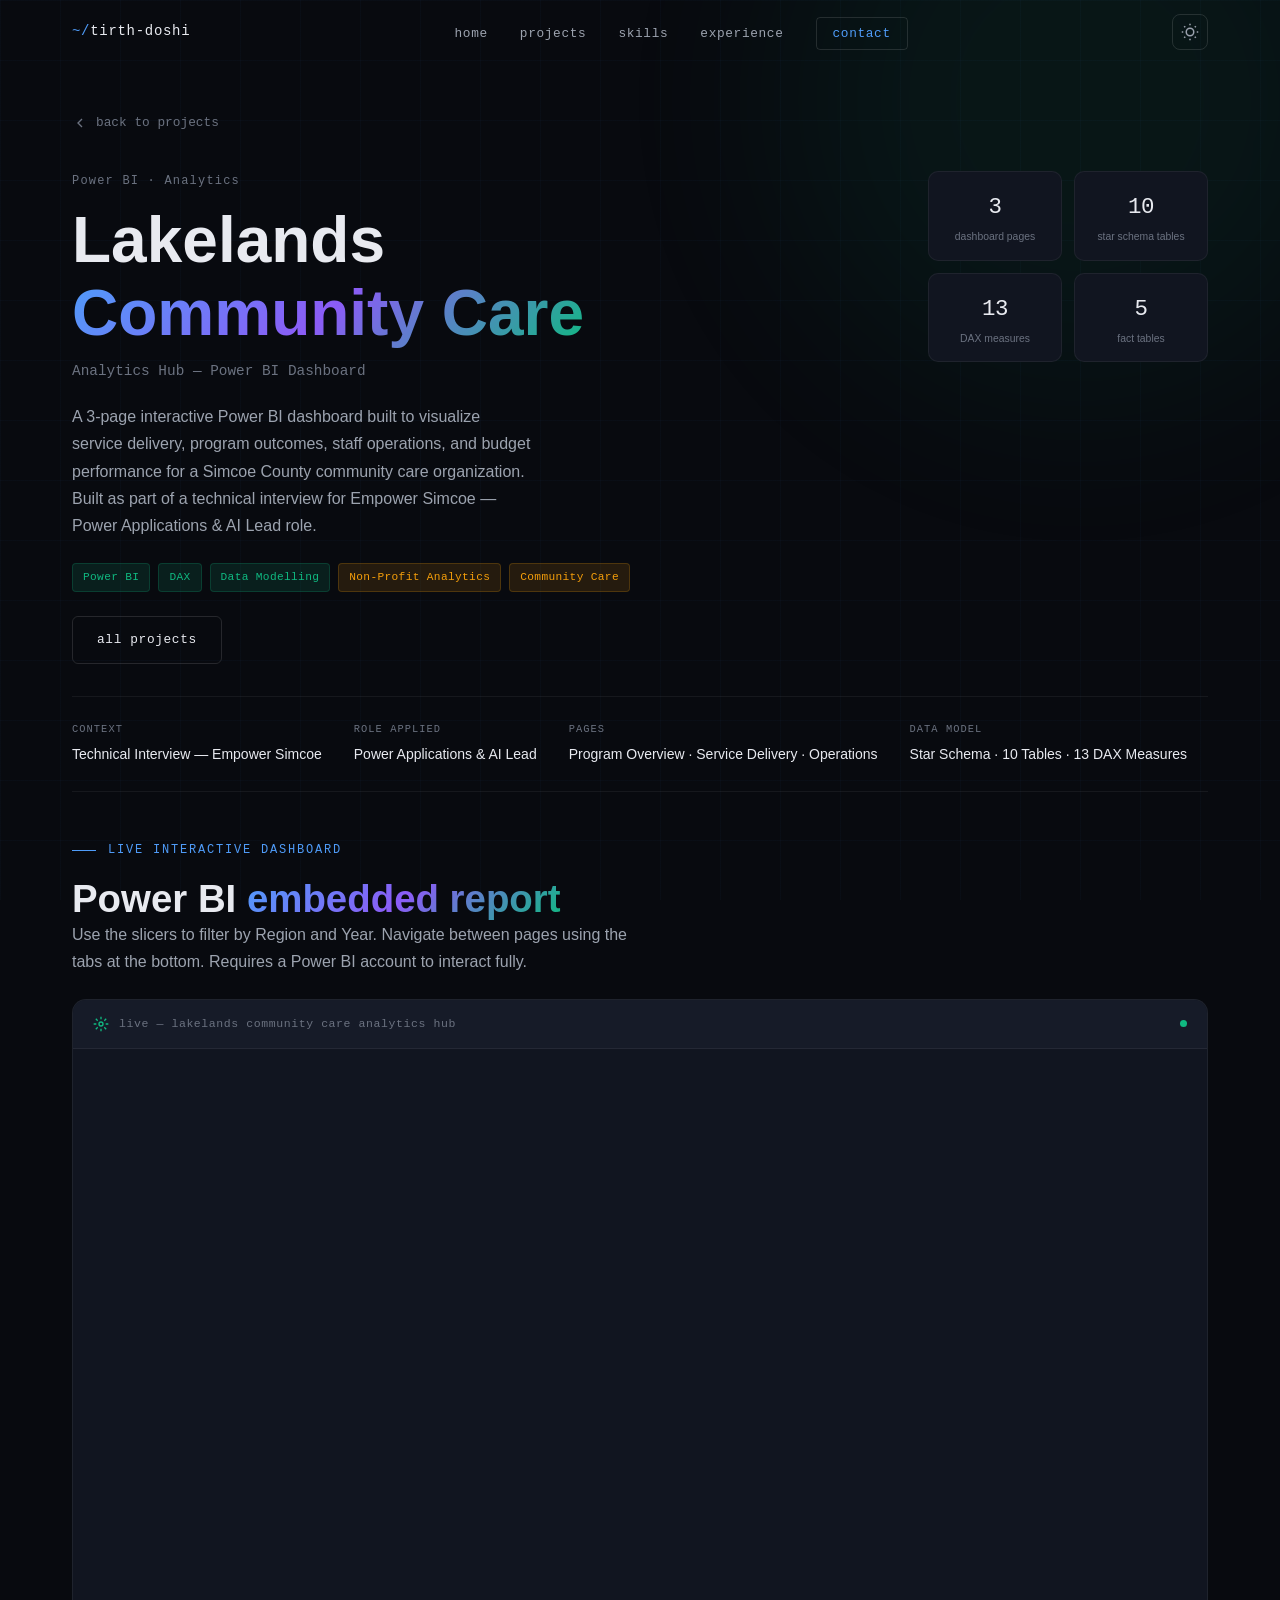
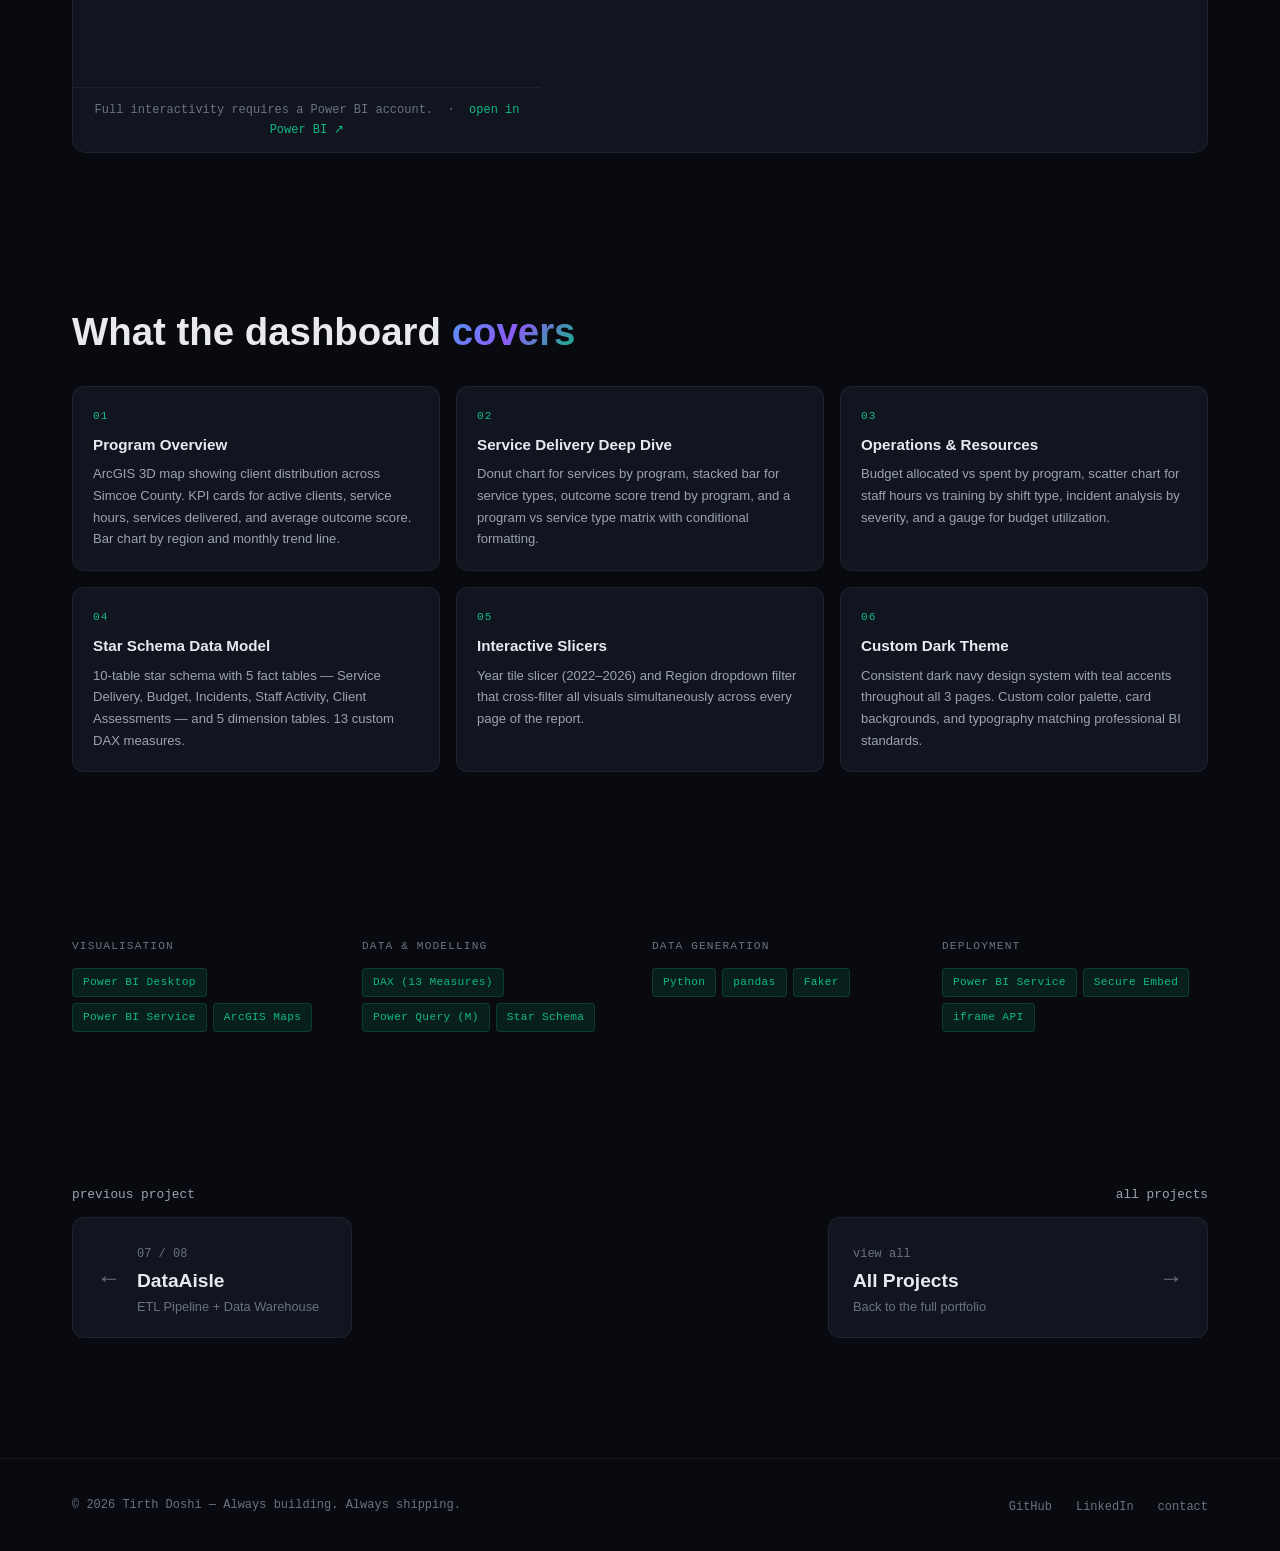
<file: demos/lakelands/index.html>
<!DOCTYPE html>
<html lang="en">
<head>
  <meta charset="UTF-8">
  <meta name="viewport" content="width=device-width, initial-scale=1.0">
  <meta name="theme-color" content="#080a0f">
  <style>
    html, body {
      background: #080a0f !important;
      background-color: #080a0f !important;
    }
    html[data-theme="light"],
    html[data-theme="light"] body {
      background: #f8f9fc !important;
      background-color: #f8f9fc !important;
    }
    html { opacity: 0; transition: none; }
    html.ready { opacity: 1; transition: opacity 0.4s ease 0.05s; }
  </style>
  <title>Lakelands Community Care — Tirth Doshi</title>
  <meta name="description" content="Power BI Analytics Dashboard for Lakelands Community Care — built by Tirth Doshi.">
  <link rel="icon" type="image/svg+xml" href="../../favicon.svg">
  <link rel="stylesheet" href="../../style.css">
  <script>document.documentElement.classList.add('ready');</script>
</head>
<body>

  <!-- NAV -->
  <nav>
    <div class="nav-inner">
      <a href="/" class="nav-logo"><span>~/</span>tirth-doshi</a>
      <ul class="nav-links">
        <li><a href="/">home</a></li>
        <li><a href="/projects/">projects</a></li>
        <li><a href="/skills/">skills</a></li>
        <li><a href="/experience/">experience</a></li>
        <li><a href="/contact/" class="nav-cta">contact</a></li>
      </ul>
      <button class="theme-toggle" id="themeToggle" aria-label="Toggle theme">
        <svg class="icon-sun" width="18" height="18" viewBox="0 0 24 24" fill="none" stroke="currentColor" stroke-width="2">
          <circle cx="12" cy="12" r="5"/>
          <line x1="12" y1="1" x2="12" y2="3"/><line x1="12" y1="21" x2="12" y2="23"/>
          <line x1="4.22" y1="4.22" x2="5.64" y2="5.64"/><line x1="18.36" y1="18.36" x2="19.78" y2="19.78"/>
          <line x1="1" y1="12" x2="3" y2="12"/><line x1="21" y1="12" x2="23" y2="12"/>
          <line x1="4.22" y1="19.78" x2="5.64" y2="18.36"/><line x1="18.36" y1="5.64" x2="19.78" y2="4.22"/>
        </svg>
        <svg class="icon-moon" width="18" height="18" viewBox="0 0 24 24" fill="none" stroke="currentColor" stroke-width="2">
          <path d="M21 12.79A9 9 0 1 1 11.21 3 7 7 0 0 0 21 12.79z"/>
        </svg>
      </button>
      <button class="nav-hamburger" aria-label="Toggle menu">
        <span></span><span></span><span></span>
      </button>
    </div>
  </nav>

  <!-- HERO -->
  <section class="demo-hero" style="--accent: #10b981;">
    <div class="demo-hero-bg">
      <div class="demo-orb" style="background: #10b981;"></div>
    </div>
    <div class="container">
      <div class="demo-back reveal">
        <a href="/projects/" class="back-link">
          <svg width="16" height="16" viewBox="0 0 24 24" fill="none" stroke="currentColor" stroke-width="2"><polyline points="15 18 9 12 15 6"/></svg>
          back to projects
        </a>
      </div>

      <div class="demo-hero-inner">
        <div class="demo-hero-left">
          <div class="demo-number mono reveal">Power BI · Analytics</div>
          <h1 class="reveal" data-delay="100">Lakelands<br><span class="text-gradient">Community Care</span></h1>
          <p class="demo-subtitle reveal" data-delay="150">Analytics Hub — Power BI Dashboard</p>
          <p class="reveal" data-delay="200">
            A 3-page interactive Power BI dashboard built to visualize service delivery,
            program outcomes, staff operations, and budget performance for a Simcoe County
            community care organization. Built as part of a technical interview for
            Empower Simcoe — Power Applications & AI Lead role.
          </p>
          <div class="demo-hero-tags reveal" data-delay="250">
            <span class="tag tag-green">Power BI</span>
            <span class="tag tag-green">DAX</span>
            <span class="tag tag-green">Data Modelling</span>
            <span class="tag tag-amber">Non-Profit Analytics</span>
            <span class="tag tag-amber">Community Care</span>
          </div>
          <div class="demo-hero-actions reveal" data-delay="300">
            <a href="/projects/" class="btn btn-outline">all projects</a>
          </div>
        </div>

        <!-- Stats -->
        <div class="demo-hero-stats reveal" data-delay="200">
          <div class="demo-stat-card">
            <span class="demo-stat-num mono">3</span>
            <span class="demo-stat-label">dashboard pages</span>
          </div>
          <div class="demo-stat-card">
            <span class="demo-stat-num mono">10</span>
            <span class="demo-stat-label">star schema tables</span>
          </div>
          <div class="demo-stat-card">
            <span class="demo-stat-num mono">13</span>
            <span class="demo-stat-label">DAX measures</span>
          </div>
          <div class="demo-stat-card">
            <span class="demo-stat-num mono">5</span>
            <span class="demo-stat-label">fact tables</span>
          </div>
        </div>
      </div>

      <!-- Meta row -->
      <div class="lk-meta reveal" data-delay="300">
        <div class="lk-meta-item">
          <span class="lk-meta-label mono">context</span>
          <span class="lk-meta-value">Technical Interview — Empower Simcoe</span>
        </div>
        <div class="lk-meta-item">
          <span class="lk-meta-label mono">role applied</span>
          <span class="lk-meta-value">Power Applications & AI Lead</span>
        </div>
        <div class="lk-meta-item">
          <span class="lk-meta-label mono">pages</span>
          <span class="lk-meta-value">Program Overview · Service Delivery · Operations</span>
        </div>
        <div class="lk-meta-item">
          <span class="lk-meta-label mono">data model</span>
          <span class="lk-meta-value">Star Schema · 10 Tables · 13 DAX Measures</span>
        </div>
      </div>
    </div>
  </section>

  <!-- LIVE EMBED -->
  <section class="section" style="padding-top:0;">
    <div class="container">
      <div class="section-label reveal">live interactive dashboard</div>
      <h2 class="reveal" data-delay="100">
        Power BI
        <span class="text-gradient">embedded report</span>
      </h2>
      <p class="reveal" data-delay="150">
        Use the slicers to filter by Region and Year. Navigate between pages using
        the tabs at the bottom. Requires a Power BI account to interact fully.
      </p>

      <div class="lk-embed-wrap reveal" data-delay="200">
        <div class="lk-embed-label mono">
          <svg width="16" height="16" viewBox="0 0 24 24" fill="none" stroke="#10b981" stroke-width="2"><circle cx="12" cy="12" r="3"/><path d="M12 1v4M12 19v4M4.22 4.22l2.83 2.83M16.95 16.95l2.83 2.83M1 12h4M19 12h4M4.22 19.78l2.83-2.83M16.95 7.05l2.83-2.83"/></svg>
          live — lakelands community care analytics hub
          <span class="lk-live-dot"></span>
        </div>
        <div class="lk-embed">
          <iframe
            title="Empower Simcoe"
            src="https://app.powerbi.com/reportEmbed?reportId=4f777ded-ec55-4ae0-8230-a68b7e16c067&autoAuth=true&ctid=da9a94b6-4681-49bc-bd7c-bab9eac0ad3c"
            frameborder="0"
            allowfullscreen="true">
          </iframe>
        </div>
        <p class="lk-embed-note mono">
          Full interactivity requires a Power BI account. &nbsp;·&nbsp;
          <a href="https://app.powerbi.com/reportEmbed?reportId=4f777ded-ec55-4ae0-8230-a68b7e16c067&autoAuth=true&ctid=da9a94b6-4681-49bc-bd7c-bab9eac0ad3c" target="_blank">
            open in Power BI ↗
          </a>
        </p>
      </div>
    </div>
  </section>

  <!-- WHAT IT COVERS -->
  <section class="section" style="padding-top:0;">
    <div class="container">
      <div class="section-label reveal">dashboard pages</div>
      <h2 class="reveal" data-delay="100">
        What the dashboard
        <span class="text-gradient">covers</span>
      </h2>

      <div class="lk-features reveal" data-delay="200">
        <div class="lk-feature card hover-lift">
          <div class="lk-feature-num mono">01</div>
          <h3>Program Overview</h3>
          <p>ArcGIS 3D map showing client distribution across Simcoe County. KPI cards for active clients, service hours, services delivered, and average outcome score. Bar chart by region and monthly trend line.</p>
        </div>
        <div class="lk-feature card hover-lift">
          <div class="lk-feature-num mono">02</div>
          <h3>Service Delivery Deep Dive</h3>
          <p>Donut chart for services by program, stacked bar for service types, outcome score trend by program, and a program vs service type matrix with conditional formatting.</p>
        </div>
        <div class="lk-feature card hover-lift">
          <div class="lk-feature-num mono">03</div>
          <h3>Operations & Resources</h3>
          <p>Budget allocated vs spent by program, scatter chart for staff hours vs training by shift type, incident analysis by severity, and a gauge for budget utilization.</p>
        </div>
        <div class="lk-feature card hover-lift">
          <div class="lk-feature-num mono">04</div>
          <h3>Star Schema Data Model</h3>
          <p>10-table star schema with 5 fact tables — Service Delivery, Budget, Incidents, Staff Activity, Client Assessments — and 5 dimension tables. 13 custom DAX measures.</p>
        </div>
        <div class="lk-feature card hover-lift">
          <div class="lk-feature-num mono">05</div>
          <h3>Interactive Slicers</h3>
          <p>Year tile slicer (2022–2026) and Region dropdown filter that cross-filter all visuals simultaneously across every page of the report.</p>
        </div>
        <div class="lk-feature card hover-lift">
          <div class="lk-feature-num mono">06</div>
          <h3>Custom Dark Theme</h3>
          <p>Consistent dark navy design system with teal accents throughout all 3 pages. Custom color palette, card backgrounds, and typography matching professional BI standards.</p>
        </div>
      </div>
    </div>
  </section>

  <!-- TECH STACK -->
  <section class="demo-tech section" style="padding-top:0;">
    <div class="container">
      <div class="section-label reveal">tech stack</div>
      <div class="tech-grid reveal" data-delay="100">
        <div class="tech-group">
          <div class="tech-group-label mono">visualisation</div>
          <div class="tech-tags">
            <span class="tag tag-green">Power BI Desktop</span>
            <span class="tag tag-green">Power BI Service</span>
            <span class="tag tag-green">ArcGIS Maps</span>
          </div>
        </div>
        <div class="tech-group">
          <div class="tech-group-label mono">data & modelling</div>
          <div class="tech-tags">
            <span class="tag tag-green">DAX (13 Measures)</span>
            <span class="tag tag-green">Power Query (M)</span>
            <span class="tag tag-green">Star Schema</span>
          </div>
        </div>
        <div class="tech-group">
          <div class="tech-group-label mono">data generation</div>
          <div class="tech-tags">
            <span class="tag tag-green">Python</span>
            <span class="tag tag-green">pandas</span>
            <span class="tag tag-green">Faker</span>
          </div>
        </div>
        <div class="tech-group">
          <div class="tech-group-label mono">deployment</div>
          <div class="tech-tags">
            <span class="tag tag-green">Power BI Service</span>
            <span class="tag tag-green">Secure Embed</span>
            <span class="tag tag-green">iframe API</span>
          </div>
        </div>
      </div>
    </div>
  </section>

  <!-- PROJECT NAV -->
  <section class="demo-nav-projects section">
    <div class="container">
      <div class="proj-nav-inner">
        <div style="display:flex;flex-direction:column;gap:0.75rem;">
          <span class="text-muted mono" style="font-size:0.8rem;">previous project</span>
          <a href="/demos/dataaisle/" class="proj-nav-prev hover-lift">
            <span class="proj-nav-arrow">←</span>
            <div>
              <span class="mono" style="color:var(--text3);font-size:0.75rem;">07 / 08</span>
              <h3>DataAisle</h3>
              <p>ETL Pipeline + Data Warehouse</p>
            </div>
          </a>
        </div>
        <div style="display:flex;flex-direction:column;align-items:flex-end;gap:0.75rem;">
          <span class="text-muted mono" style="font-size:0.8rem;">all projects</span>
          <a href="/projects/" class="proj-nav-next hover-lift">
            <div>
              <span class="mono" style="color:var(--text3);font-size:0.75rem;">view all</span>
              <h3>All Projects</h3>
              <p>Back to the full portfolio</p>
            </div>
            <span class="proj-nav-arrow">→</span>
          </a>
        </div>
      </div>
    </div>
  </section>

  <!-- FOOTER -->
  <footer>
    <div class="footer-inner">
      <span class="footer-copy">© 2026 Tirth Doshi — Always building. Always shipping.</span>
      <ul class="footer-links">
        <li><a href="https://github.com/DoshiTirth" target="_blank">GitHub</a></li>
        <li><a href="https://linkedin.com/in/tirth-doshi-0a59aa296" target="_blank">LinkedIn</a></li>
        <li><a href="/contact/">contact</a></li>
      </ul>
    </div>
  </footer>

  <script src="../../main.js"></script>
</body>
</html>
</file>
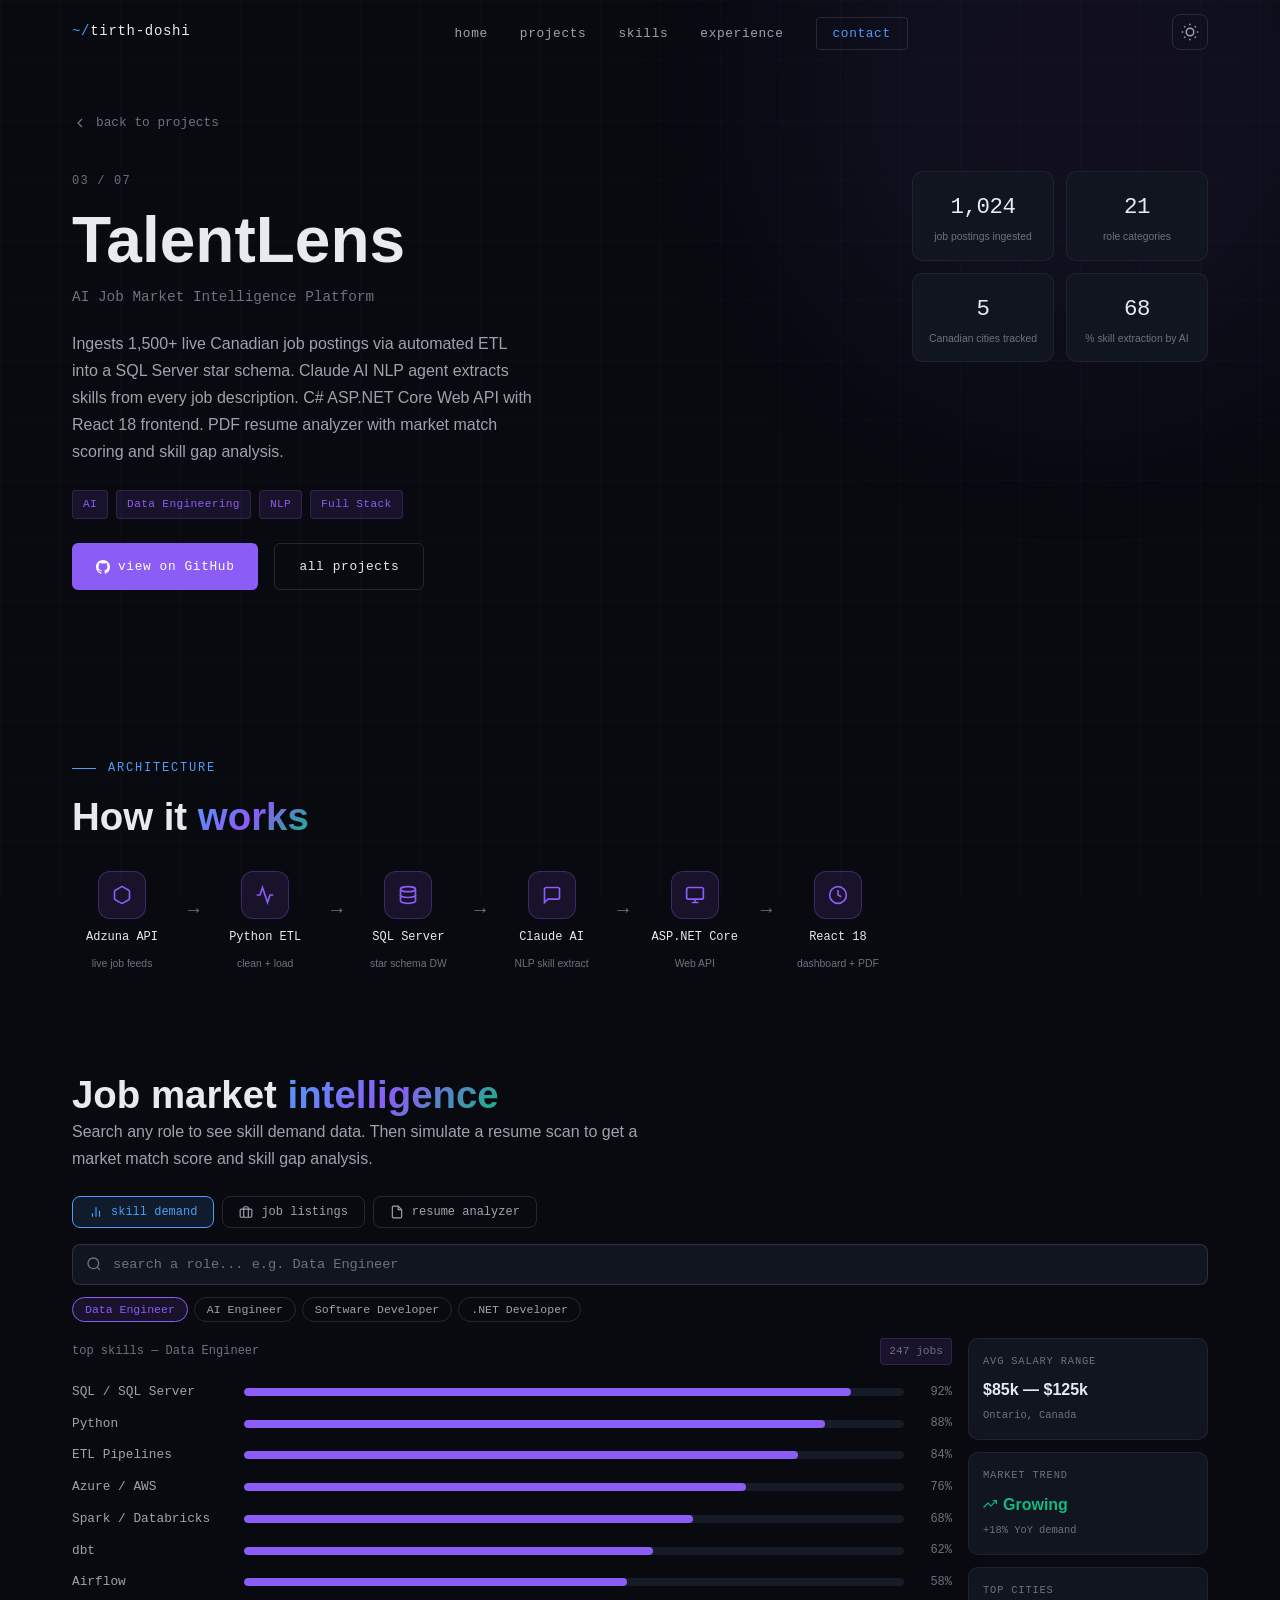
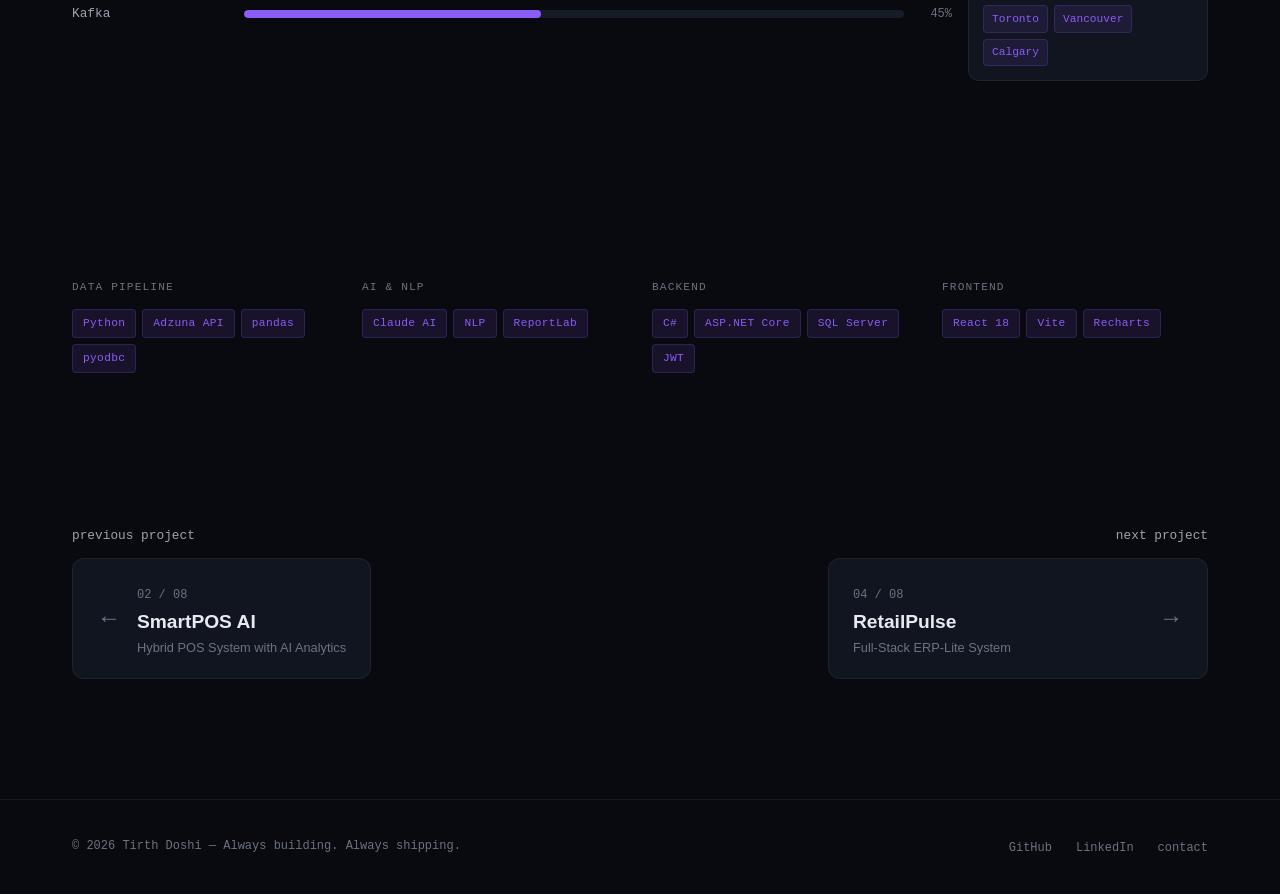
<file: demos/talentlens/index.html>
<!DOCTYPE html>
<html lang="en">
<head>
  <meta charset="UTF-8">
  <link rel="icon" type="image/svg+xml" href="../../favicon.svg">
  <meta name="theme-color" content="#080a0f">
  <meta name="viewport" content="width=device-width, initial-scale=1.0">
  <style>
    html, body { background: #080a0f !important; background-color: #080a0f !important; }
    html[data-theme="light"], html[data-theme="light"] body {  background: #f8f9fc !important; background-color: #f8f9fc !important;}
    html { opacity: 0; transition: none; }
    html.ready { opacity: 1; transition: opacity 0.4s ease 0.05s; }
  </style>
  <title>TalentLens — Tirth Doshi</title>
  <link rel="stylesheet" href="../../style.css">
  <script>document.documentElement.classList.add('ready');</script>
</head>
<body>

  <!-- NAV -->
  <nav>
    <div class="nav-inner">
      <a href="/" class="nav-logo"><span>~/</span>tirth-doshi</a>
      <ul class="nav-links">
        <li><a href="/">home</a></li>
        <li><a href="/projects/">projects</a></li>
        <li><a href="/skills/">skills</a></li>
        <li><a href="/experience/">experience</a></li>
        <li><a href="/contact/" class="nav-cta">contact</a></li>
      </ul>
      <button class="theme-toggle" id="themeToggle" aria-label="Toggle theme">
        <svg class="icon-sun" width="18" height="18" viewBox="0 0 24 24" fill="none" stroke="currentColor" stroke-width="2">
          <circle cx="12" cy="12" r="5"/>
          <line x1="12" y1="1" x2="12" y2="3"/>
          <line x1="12" y1="21" x2="12" y2="23"/>
          <line x1="4.22" y1="4.22" x2="5.64" y2="5.64"/>
          <line x1="18.36" y1="18.36" x2="19.78" y2="19.78"/>
          <line x1="1" y1="12" x2="3" y2="12"/>
          <line x1="21" y1="12" x2="23" y2="12"/>
          <line x1="4.22" y1="19.78" x2="5.64" y2="18.36"/>
          <line x1="18.36" y1="5.64" x2="19.78" y2="4.22"/>
        </svg>
        <svg class="icon-moon" width="18" height="18" viewBox="0 0 24 24" fill="none" stroke="currentColor" stroke-width="2">
          <path d="M21 12.79A9 9 0 1 1 11.21 3 7 7 0 0 0 21 12.79z"/>
        </svg>
      </button>
      <button class="nav-hamburger" aria-label="Toggle menu">
        <span></span><span></span><span></span>
      </button>
    </div>
  </nav>

  <!-- HERO -->
  <section class="demo-hero" style="--accent: #8b5cf6;">
    <div class="demo-hero-bg">
      <div class="demo-orb" style="background: #8b5cf6;"></div>
    </div>
    <div class="container">
      <div class="demo-back reveal">
        <a href="/projects/" class="back-link">
          <svg width="16" height="16" viewBox="0 0 24 24" fill="none" stroke="currentColor" stroke-width="2"><polyline points="15 18 9 12 15 6"/></svg>
          back to projects
        </a>
      </div>
      <div class="demo-hero-inner">
        <div class="demo-hero-left">
          <div class="demo-number mono reveal">03 / 07</div>
          <h1 class="reveal" data-delay="100">TalentLens</h1>
          <p class="demo-subtitle reveal" data-delay="150">AI Job Market Intelligence Platform</p>
          <p class="reveal" data-delay="200">
            Ingests 1,500+ live Canadian job postings via automated ETL into a SQL Server 
            star schema. Claude AI NLP agent extracts skills from every job description. 
            C# ASP.NET Core Web API with React 18 frontend. PDF resume analyzer with 
            market match scoring and skill gap analysis.
          </p>
          <div class="demo-hero-tags reveal" data-delay="250">
            <span class="tag tag-purple">AI</span>
            <span class="tag tag-purple">Data Engineering</span>
            <span class="tag tag-purple">NLP</span>
            <span class="tag tag-purple">Full Stack</span>
          </div>
          <div class="demo-hero-actions reveal" data-delay="300">
            <a href="https://github.com/DoshiTirth/TalentLens" target="_blank" class="btn btn-primary" style="background:#8b5cf6;color:#fff;">
              <svg width="14" height="14" viewBox="0 0 24 24" fill="currentColor"><path d="M12 0C5.37 0 0 5.37 0 12c0 5.31 3.435 9.795 8.205 11.385.6.105.825-.255.825-.57 0-.285-.015-1.23-.015-2.235-3.015.555-3.795-.735-4.035-1.41-.135-.345-.72-1.41-1.23-1.695-.42-.225-1.02-.78-.015-.795.945-.015 1.62.87 1.845 1.23 1.08 1.815 2.805 1.305 3.495.99.105-.78.42-1.305.765-1.605-2.67-.3-5.46-1.335-5.46-5.925 0-1.305.465-2.385 1.23-3.225-.12-.3-.54-1.53.12-3.18 0 0 1.005-.315 3.3 1.23.96-.27 1.98-.405 3-.405s2.04.135 3 .405c2.295-1.56 3.3-1.23 3.3-1.23.66 1.65.24 2.88.12 3.18.765.84 1.23 1.905 1.23 3.225 0 4.605-2.805 5.625-5.475 5.925.435.375.81 1.095.81 2.22 0 1.605-.015 2.895-.015 3.3 0 .315.225.69.825.57A12.02 12.02 0 0 0 24 12c0-6.63-5.37-12-12-12z"/></svg>
              view on GitHub
            </a>
            <a href="/projects/" class="btn btn-outline">all projects</a>
          </div>
        </div>
        <div class="demo-hero-stats reveal" data-delay="200">
          <div class="demo-stat-card">
            <span class="demo-stat-num mono" data-count="1500">0</span>
            <span class="demo-stat-label">job postings ingested</span>
          </div>
          <div class="demo-stat-card">
            <span class="demo-stat-num mono" data-count="32">0</span>
            <span class="demo-stat-label">role categories</span>
          </div>
          <div class="demo-stat-card">
            <span class="demo-stat-num mono" data-count="8">0</span>
            <span class="demo-stat-label">Canadian cities tracked</span>
          </div>
          <div class="demo-stat-card">
            <span class="demo-stat-num mono" data-count="100">0</span>
            <span class="demo-stat-label">% skill extraction by AI</span>
          </div>
        </div>
      </div>
    </div>
  </section>

  <!-- ARCHITECTURE -->
  <section class="demo-arch section">
    <div class="container">
      <div class="section-label reveal">architecture</div>
      <h2 class="reveal" data-delay="100">How it <span class="text-gradient">works</span></h2>
      <div class="arch-flow reveal" data-delay="200">
        <div class="arch-node">
          <div class="arch-icon" style="background:rgba(139,92,246,0.12);border-color:rgba(139,92,246,0.3);">
            <svg width="20" height="20" viewBox="0 0 24 24" fill="none" stroke="#8b5cf6" stroke-width="2"><path d="M21 16V8a2 2 0 0 0-1-1.73l-7-4a2 2 0 0 0-2 0l-7 4A2 2 0 0 0 3 8v8a2 2 0 0 0 1 1.73l7 4a2 2 0 0 0 2 0l7-4A2 2 0 0 0 21 16z"/></svg>
          </div>
          <span class="arch-label">Adzuna API</span>
          <span class="arch-sub">live job feeds</span>
        </div>
        <div class="arch-arrow">→</div>
        <div class="arch-node">
          <div class="arch-icon" style="background:rgba(139,92,246,0.12);border-color:rgba(139,92,246,0.3);">
            <svg width="20" height="20" viewBox="0 0 24 24" fill="none" stroke="#8b5cf6" stroke-width="2"><polyline points="22 12 18 12 15 21 9 3 6 12 2 12"/></svg>
          </div>
          <span class="arch-label">Python ETL</span>
          <span class="arch-sub">clean + load</span>
        </div>
        <div class="arch-arrow">→</div>
        <div class="arch-node">
          <div class="arch-icon" style="background:rgba(139,92,246,0.12);border-color:rgba(139,92,246,0.3);">
            <svg width="20" height="20" viewBox="0 0 24 24" fill="none" stroke="#8b5cf6" stroke-width="2"><ellipse cx="12" cy="5" rx="9" ry="3"/><path d="M21 12c0 1.66-4 3-9 3s-9-1.34-9-3"/><path d="M3 5v14c0 1.66 4 3 9 3s9-1.34 9-3V5"/></svg>
          </div>
          <span class="arch-label">SQL Server</span>
          <span class="arch-sub">star schema DW</span>
        </div>
        <div class="arch-arrow">→</div>
        <div class="arch-node">
          <div class="arch-icon" style="background:rgba(139,92,246,0.12);border-color:rgba(139,92,246,0.3);">
            <svg width="20" height="20" viewBox="0 0 24 24" fill="none" stroke="#8b5cf6" stroke-width="2"><path d="M21 15a2 2 0 0 1-2 2H7l-4 4V5a2 2 0 0 1 2-2h14a2 2 0 0 1 2 2z"/></svg>
          </div>
          <span class="arch-label">Claude AI</span>
          <span class="arch-sub">NLP skill extract</span>
        </div>
        <div class="arch-arrow">→</div>
        <div class="arch-node">
          <div class="arch-icon" style="background:rgba(139,92,246,0.12);border-color:rgba(139,92,246,0.3);">
            <svg width="20" height="20" viewBox="0 0 24 24" fill="none" stroke="#8b5cf6" stroke-width="2"><rect x="2" y="3" width="20" height="14" rx="2"/><path d="M8 21h8M12 17v4"/></svg>
          </div>
          <span class="arch-label">ASP.NET Core</span>
          <span class="arch-sub">Web API</span>
        </div>
        <div class="arch-arrow">→</div>
        <div class="arch-node">
          <div class="arch-icon" style="background:rgba(139,92,246,0.12);border-color:rgba(139,92,246,0.3);">
            <svg width="20" height="20" viewBox="0 0 24 24" fill="none" stroke="#8b5cf6" stroke-width="2"><circle cx="12" cy="12" r="10"/><polyline points="12 6 12 12 16 14"/></svg>
          </div>
          <span class="arch-label">React 18</span>
          <span class="arch-sub">dashboard + PDF</span>
        </div>
      </div>
    </div>
  </section>

  <!-- INTERACTIVE DEMO -->
  <section class="demo-interactive section">
    <div class="container">
      <div class="section-label reveal">interactive demo</div>
      <h2 class="reveal" data-delay="100">
        Job market
        <span class="text-gradient">intelligence</span>
      </h2>
      <p class="reveal" data-delay="150">
        Search any role to see skill demand data. Then simulate a resume scan
        to get a market match score and skill gap analysis.
      </p>

      <!-- Demo tabs -->
      <div class="pos-tabs reveal" data-delay="200">
        <button class="pos-tab active" data-view="skills">
          <svg width="14" height="14" viewBox="0 0 24 24" fill="none" stroke="currentColor" stroke-width="2"><path d="M18 20V10M12 20V4M6 20v-6"/></svg>
          skill demand
        </button>
        <button class="pos-tab" data-view="jobs">
          <svg width="14" height="14" viewBox="0 0 24 24" fill="none" stroke="currentColor" stroke-width="2"><rect x="2" y="7" width="20" height="14" rx="2"/><path d="M16 21V5a2 2 0 0 0-2-2h-4a2 2 0 0 0-2 2v16"/></svg>
          job listings
        </button>
        <button class="pos-tab" data-view="resume">
          <svg width="14" height="14" viewBox="0 0 24 24" fill="none" stroke="currentColor" stroke-width="2"><path d="M14 2H6a2 2 0 0 0-2 2v16a2 2 0 0 0 2 2h12a2 2 0 0 0 2-2V8z"/><polyline points="14 2 14 8 20 8"/></svg>
          resume analyzer
        </button>
      </div>

      <!-- SKILL DEMAND VIEW -->
      <div class="pos-view active" id="view-skills">
        <div class="tl-skill-panel">
          <div class="tl-search-row">
            <div class="tl-search-wrap">
              <svg width="16" height="16" viewBox="0 0 24 24" fill="none" stroke="currentColor" stroke-width="2"><circle cx="11" cy="11" r="8"/><line x1="21" y1="21" x2="16.65" y2="16.65"/></svg>
              <input type="text" id="roleSearch" class="tl-search" placeholder="search a role... e.g. Data Engineer" />
            </div>
            <div class="tl-role-pills" id="rolePills"></div>
          </div>

          <div class="tl-results" id="skillResults">
            <div class="tl-results-left">
              <div class="tl-results-header">
                <span class="mono" id="resultsTitle">top skills — Data Engineer</span>
                <span class="tl-job-count mono" id="jobCount">247 jobs</span>
              </div>
              <div class="tl-skill-bars" id="skillBars"></div>
            </div>
            <div class="tl-results-right">
              <div class="tl-salary-card">
                <div class="tl-salary-label mono">avg salary range</div>
                <div class="tl-salary-value" id="salaryValue">$85k — $125k</div>
                <div class="tl-salary-sub mono" id="salaryLocation">Ontario, Canada</div>
              </div>
              <div class="tl-trend-card">
                <div class="tl-salary-label mono">market trend</div>
                <div class="tl-trend-value" id="trendValue">
                  <svg width="14" height="14" viewBox="0 0 24 24" fill="none" stroke="#10b981" stroke-width="2"><polyline points="23 6 13.5 15.5 8.5 10.5 1 18"/><polyline points="17 6 23 6 23 12"/></svg>
                  <span style="color:#10b981;">Growing</span>
                </div>
                <div class="tl-salary-sub mono" id="trendSub">+18% YoY demand</div>
              </div>
              <div class="tl-city-card">
                <div class="tl-salary-label mono">top cities</div>
                <div class="tl-cities" id="topCities"></div>
              </div>
            </div>
          </div>
        </div>
      </div>

      <!-- JOB LISTINGS VIEW -->
      <div class="pos-view" id="view-jobs">
        <div class="tl-jobs-panel">
          <div class="tl-jobs-filters">
            <select class="tl-select" id="cityFilter" onchange="filterJobs()">
              <option value="all">all cities</option>
              <option value="Toronto">Toronto</option>
              <option value="Vancouver">Vancouver</option>
              <option value="Calgary">Calgary</option>
              <option value="Ottawa">Ottawa</option>
            </select>
            <select class="tl-select" id="typeFilter" onchange="filterJobs()">
              <option value="all">all types</option>
              <option value="Full-time">full-time</option>
              <option value="Contract">contract</option>
              <option value="Remote">remote</option>
            </select>
            <select class="tl-select" id="roleFilter" onchange="filterJobs()">
              <option value="all">all roles</option>
              <option value="Data Engineer">data engineer</option>
              <option value="AI Engineer">AI engineer</option>
              <option value="Software Developer">software developer</option>
              <option value=".NET Developer">.NET developer</option>
            </select>
          </div>
          <div class="tl-jobs-list" id="jobsList"></div>
        </div>
      </div>

      <!-- RESUME ANALYZER VIEW -->
      <div class="pos-view" id="view-resume">
        <div class="tl-resume-panel">
          <div class="tl-resume-left">
            <div class="tl-resume-header mono">paste your skills</div>
            <div class="tl-resume-pills" id="resumePills">
              <div class="tl-resume-pills-inner" id="resumePillsInner"></div>
              <input type="text" class="tl-pill-input" id="skillInput"
                placeholder="type a skill and press Enter..."/>
            </div>
            <div class="tl-resume-role-select">
              <div class="mono" style="font-size:0.75rem;color:var(--text3);margin-bottom:0.5rem;">target role</div>
              <select class="tl-select" id="targetRole" style="width:100%;">
                <option value="data">Data Engineer</option>
                <option value="ai">AI Engineer</option>
                <option value="software">Software Developer</option>
                <option value="dotnet">.NET Developer</option>
              </select>
            </div>
            <button class="btn btn-primary" style="width:100%;justify-content:center;background:#8b5cf6;"
                    onclick="analyzeResume()">
              <svg width="14" height="14" viewBox="0 0 24 24" fill="none" stroke="currentColor" stroke-width="2"><circle cx="11" cy="11" r="8"/><line x1="21" y1="21" x2="16.65" y2="16.65"/></svg>
              analyze against market
            </button>
          </div>
          <div class="tl-resume-right" id="resumeResults">
            <div class="tl-resume-placeholder">
              <svg width="32" height="32" viewBox="0 0 24 24" fill="none" stroke="var(--text3)" stroke-width="1.5"><path d="M14 2H6a2 2 0 0 0-2 2v16a2 2 0 0 0 2 2h12a2 2 0 0 0 2-2V8z"/><polyline points="14 2 14 8 20 8"/></svg>
              <p>Add your skills and click analyze to see your market match score and skill gaps.</p>
            </div>
          </div>
        </div>
      </div>

    </div>
  </section>

  <!-- TECH STACK -->
  <section class="demo-tech section">
    <div class="container">
      <div class="section-label reveal">tech stack</div>
      <div class="tech-grid reveal" data-delay="100">
        <div class="tech-group">
          <div class="tech-group-label mono">data pipeline</div>
          <div class="tech-tags">
            <span class="tag tag-purple">Python</span>
            <span class="tag tag-purple">Adzuna API</span>
            <span class="tag tag-purple">pandas</span>
            <span class="tag tag-purple">pyodbc</span>
          </div>
        </div>
        <div class="tech-group">
          <div class="tech-group-label mono">AI & NLP</div>
          <div class="tech-tags">
            <span class="tag tag-purple">Claude AI</span>
            <span class="tag tag-purple">NLP</span>
            <span class="tag tag-purple">ReportLab</span>
          </div>
        </div>
        <div class="tech-group">
          <div class="tech-group-label mono">backend</div>
          <div class="tech-tags">
            <span class="tag tag-purple">C#</span>
            <span class="tag tag-purple">ASP.NET Core</span>
            <span class="tag tag-purple">SQL Server</span>
            <span class="tag tag-purple">JWT</span>
          </div>
        </div>
        <div class="tech-group">
          <div class="tech-group-label mono">frontend</div>
          <div class="tech-tags">
            <span class="tag tag-purple">React 18</span>
            <span class="tag tag-purple">Vite</span>
            <span class="tag tag-purple">Recharts</span>
          </div>
        </div>
      </div>
    </div>
  </section>

  <!-- NEXT PROJECT -->
  <section class="demo-nav-projects section">
    <div class="container">
      <div class="proj-nav-inner">
        <div style="display:flex;flex-direction:column;gap:0.75rem;">
          <span class="text-muted mono" style="font-size:0.8rem;">previous project</span>
          <a href="/demos/smartposai/" class="proj-nav-prev hover-lift">
            <span class="proj-nav-arrow">←</span>
            <div>
              <span class="mono" style="color:var(--text3);font-size:0.75rem;">02 / 08</span>
              <h3>SmartPOS AI</h3>
              <p>Hybrid POS System with AI Analytics</p>
            </div>
          </a>
        </div>
        <div style="display:flex;flex-direction:column;align-items:flex-end;gap:0.75rem;">
          <span class="text-muted mono" style="font-size:0.8rem;">next project</span>
          <a href="/demos/retailpulse/" class="proj-nav-next hover-lift">
            <div>
              <span class="mono" style="color:var(--text3);font-size:0.75rem;">04 / 08</span>
              <h3>RetailPulse</h3>
              <p>Full-Stack ERP-Lite System</p>
            </div>
            <span class="proj-nav-arrow">→</span>
          </a>
        </div>
      </div>
    </div>
  </section>
  
  <!-- FOOTER -->
  <footer>
    <div class="footer-inner">
      <span class="footer-copy">© 2026 Tirth Doshi — Always building. Always shipping.</span>
      <ul class="footer-links">
        <li><a href="https://github.com/DoshiTirth" target="_blank">GitHub</a></li>
        <li><a href="https://linkedin.com/in/tirth-doshi-0a59aa296" target="_blank">LinkedIn</a></li>
        <li><a href="/contact/">contact</a></li>
      </ul>
    </div>
  </footer>

  <script src="../../main.js"></script>
  <script>
  // DATA
  const roleData = {
    'Data Engineer': {
      jobs: 247, salary: '$85k — $125k', trend: 'Growing', trendPct: '+18%',
      cities: ['Toronto','Vancouver','Calgary'],
      skills: [
        { name:'SQL / SQL Server', pct:92 },
        { name:'Python',           pct:88 },
        { name:'ETL Pipelines',    pct:84 },
        { name:'Azure / AWS',      pct:76 },
        { name:'Spark / Databricks',pct:68 },
        { name:'dbt',              pct:62 },
        { name:'Airflow',          pct:58 },
        { name:'Kafka',            pct:45 },
      ]
    },
    'AI Engineer': {
      jobs: 183, salary: '$95k — $145k', trend: 'Surging', trendPct: '+34%',
      cities: ['Toronto','Montreal','Vancouver'],
      skills: [
        { name:'Python',           pct:96 },
        { name:'LLMs / Prompt Eng',pct:88 },
        { name:'RAG Pipelines',    pct:82 },
        { name:'PyTorch / TF',     pct:78 },
        { name:'Vector DBs',       pct:72 },
        { name:'MLOps',            pct:65 },
        { name:'FastAPI / Flask',  pct:60 },
        { name:'Azure OpenAI',     pct:55 },
      ]
    },
    'Software Developer': {
      jobs: 412, salary: '$75k — $115k', trend: 'Stable', trendPct: '+6%',
      cities: ['Toronto','Ottawa','Calgary'],
      skills: [
        { name:'C# / .NET',        pct:78 },
        { name:'JavaScript',       pct:85 },
        { name:'React',            pct:76 },
        { name:'SQL',              pct:72 },
        { name:'REST APIs',        pct:88 },
        { name:'Git / CI-CD',      pct:82 },
        { name:'Azure / AWS',      pct:65 },
        { name:'Docker',           pct:58 },
      ]
    },
    '.NET Developer': {
      jobs: 156, salary: '$80k — $120k', trend: 'Growing', trendPct: '+12%',
      cities: ['Toronto','Ottawa','Vancouver'],
      skills: [
        { name:'C#',               pct:98 },
        { name:'ASP.NET Core',     pct:94 },
        { name:'Entity Framework', pct:86 },
        { name:'SQL Server',       pct:82 },
        { name:'Azure',            pct:74 },
        { name:'REST APIs',        pct:88 },
        { name:'WPF / MAUI',       pct:55 },
        { name:'Microservices',    pct:62 },
      ]
    },
  };

  const jobListings = [
    { title:'Senior Data Engineer',    company:'RBC',         city:'Toronto',   type:'Full-time', salary:'$110k',  role:'Data Engineer'      },
    { title:'AI/ML Engineer',          company:'Shopify',     city:'Ottawa',    type:'Remote',    salary:'$130k',  role:'AI Engineer'        },
    { title:'.NET Developer',          company:'CGI',         city:'Toronto',   type:'Full-time', salary:'$95k',   role:'.NET Developer'     },
    { title:'Data Engineer',           company:'TD Bank',     city:'Toronto',   type:'Full-time', salary:'$105k',  role:'Data Engineer'      },
    { title:'Software Developer',      company:'Scotiabank',  city:'Toronto',   type:'Full-time', salary:'$90k',   role:'Software Developer' },
    { title:'AI Engineer',             company:'Cohere',      city:'Toronto',   type:'Full-time', salary:'$140k',  role:'AI Engineer'        },
    { title:'Full Stack Developer',    company:'Hootsuite',   city:'Vancouver', type:'Remote',    salary:'$100k',  role:'Software Developer' },
    { title:'Data Pipeline Engineer',  company:'Telus',       city:'Calgary',   type:'Full-time', salary:'$98k',   role:'Data Engineer'      },
    { title:'Backend .NET Developer',  company:'Manulife',    city:'Toronto',   type:'Contract',  salary:'$85/hr', role:'.NET Developer'     },
    { title:'ML Platform Engineer',    company:'Vector Inst', city:'Toronto',   type:'Full-time', salary:'$125k',  role:'AI Engineer'        },
  ];

  const roleRequirements = {
    data:     ['Python','SQL / SQL Server','ETL Pipelines','Azure / AWS','Spark / Databricks','dbt','Airflow','Kafka'],
    ai:       ['Python','LLMs / Prompt Eng','RAG Pipelines','PyTorch / TF','Vector DBs','MLOps','FastAPI / Flask','Azure OpenAI'],
    software: ['C# / .NET','JavaScript','React','SQL','REST APIs','Git / CI-CD','Azure / AWS','Docker'],
    dotnet:   ['C#','ASP.NET Core','Entity Framework','SQL Server','Azure','REST APIs','WPF / MAUI','Microservices'],
  };

  // SKILL DEMAND
  let currentRole = 'Data Engineer';

  const rolePillsData = Object.keys(roleData);

  function renderRolePills() {
    document.getElementById('rolePills').innerHTML = rolePillsData.map(r => `
      <button class="tl-role-pill ${r === currentRole ? 'active' : ''}"
              onclick="selectRole('${r}')">${r}</button>
    `).join('');
  }

  function selectRole(role) {
    currentRole = role;
    renderRolePills();
    renderSkillBars();
    document.getElementById('roleSearch').value = role;
  }

  function renderSkillBars() {
    const data = roleData[currentRole];
    document.getElementById('resultsTitle').textContent = `top skills — ${currentRole}`;
    document.getElementById('jobCount').textContent = `${data.jobs} jobs`;
    document.getElementById('salaryValue').textContent = data.salary;
    document.getElementById('trendSub').textContent = `${data.trendPct} YoY demand`;

    const trendEl = document.getElementById('trendValue');
    const isUp = data.trend !== 'Declining';
    trendEl.innerHTML = `
      <svg width="14" height="14" viewBox="0 0 24 24" fill="none" stroke="${isUp?'#10b981':'#ef4444'}" stroke-width="2">
        ${isUp
          ? '<polyline points="23 6 13.5 15.5 8.5 10.5 1 18"/><polyline points="17 6 23 6 23 12"/>'
          : '<polyline points="23 18 13.5 8.5 8.5 13.5 1 6"/><polyline points="17 18 23 18 23 12"/>'}
      </svg>
      <span style="color:${isUp?'#10b981':'#ef4444'}">${data.trend}</span>
    `;

    document.getElementById('topCities').innerHTML = data.cities.map(c => `
      <span class="tl-city-pill">${c}</span>
    `).join('');

    const bars = document.getElementById('skillBars');
    bars.innerHTML = data.skills.map((s, i) => `
      <div class="tl-skill-row" style="animation-delay:${i*60}ms">
        <span class="tl-skill-name">${s.name}</span>
        <div class="tl-bar-wrap">
          <div class="tl-bar" data-pct="${s.pct}" style="width:0%;background:#8b5cf6;"></div>
        </div>
        <span class="tl-skill-pct mono">${s.pct}%</span>
      </div>
    `).join('');

    setTimeout(() => {
      bars.querySelectorAll('.tl-bar').forEach(bar => {
        bar.style.width = bar.dataset.pct + '%';
      });
    }, 100);
  }

  // Search input
  document.getElementById('roleSearch').addEventListener('input', (e) => {
    const val = e.target.value.trim();
    const match = Object.keys(roleData).find(r =>
      r.toLowerCase().includes(val.toLowerCase())
    );
    if (match) selectRole(match);
  });

  // JOB LISTINGS
  function filterJobs() {
    const city = document.getElementById('cityFilter').value;
    const type = document.getElementById('typeFilter').value;
    const role = document.getElementById('roleFilter').value;

    const filtered = jobListings.filter(j =>
      (city === 'all' || j.city === city) &&
      (type === 'all' || j.type === type) &&
      (role === 'all' || j.role === role)
    );

    document.getElementById('jobsList').innerHTML = filtered.length
      ? filtered.map(j => `
        <div class="tl-job-card">
          <div class="tl-job-left">
            <div class="tl-job-title">${j.title}</div>
            <div class="tl-job-company mono">${j.company}</div>
          </div>
          <div class="tl-job-right">
            <span class="tag">${j.city}</span>
            <span class="tag">${j.type}</span>
            <span class="tl-job-salary mono">${j.salary}</span>
          </div>
        </div>
      `).join('')
      : '<p class="pos-empty mono">no jobs match the selected filters</p>';
  }

  // RESUME ANALYZER
  let resumeSkills = ['Python','SQL / SQL Server','C#','ASP.NET Core','React'];

  function renderResumePills() {
    document.getElementById('resumePillsInner').innerHTML =
      resumeSkills.map(s => `
        <span class="tl-resume-pill">
          ${s}
          <button onclick="removeSkill('${s}')">×</button>
        </span>
      `).join('');
  }

  function removeSkill(skill) {
    resumeSkills = resumeSkills.filter(s => s !== skill);
    renderResumePills();
  }

  document.getElementById('skillInput').addEventListener('keydown', (e) => {
    if (e.key === 'Enter') {
      const val = e.target.value.trim();
      if (val && !resumeSkills.includes(val)) {
        resumeSkills.push(val);
        renderResumePills();
      }
      e.target.value = '';
    }
  });

  function analyzeResume() {
    const role = document.getElementById('targetRole').value;
    const required = roleRequirements[role];
    const normalizedResume = resumeSkills.map(s => s.toLowerCase());

    const matched = required.filter(r =>
      normalizedResume.some(s => s.includes(r.toLowerCase().split('/')[0].trim()))
    );
    const missing = required.filter(r => !matched.includes(r));
    const score = Math.round((matched.length / required.length) * 100);

    const scoreColor = score >= 70 ? '#10b981' : score >= 40 ? '#f59e0b' : '#ef4444';
    const roleNames = { data:'Data Engineer', ai:'AI Engineer', software:'Software Developer', dotnet:'.NET Developer' };

    document.getElementById('resumeResults').innerHTML = `
      <div class="tl-analysis">
        <div class="tl-score-ring">
          <svg width="100" height="100" viewBox="0 0 100 100">
            <circle cx="50" cy="50" r="42" fill="none" stroke="var(--surface2)" stroke-width="8"/>
            <circle cx="50" cy="50" r="42" fill="none" stroke="${scoreColor}" stroke-width="8"
              stroke-dasharray="${2 * Math.PI * 42}"
              stroke-dashoffset="${2 * Math.PI * 42 * (1 - score/100)}"
              stroke-linecap="round"
              transform="rotate(-90 50 50)"
              style="transition: stroke-dashoffset 1s ease;"/>
            <text x="50" y="50" text-anchor="middle" dy="0.35em"
              fill="${scoreColor}" font-size="20" font-family="JetBrains Mono" font-weight="500">
              ${score}%
            </text>
          </svg>
          <div class="tl-score-label">market match</div>
          <div class="tl-score-role mono">${roleNames[role]}</div>
        </div>

        <div class="tl-analysis-detail">
          <div class="tl-match-section">
            <div class="mono" style="font-size:0.7rem;color:#10b981;margin-bottom:0.5rem;">
              matched skills (${matched.length})
            </div>
            <div class="tl-match-tags">
              ${matched.map(s => `<span class="tag tag-green">${s}</span>`).join('')}
              ${matched.length === 0 ? '<span style="color:var(--text3);font-size:0.8rem;">none matched</span>' : ''}
            </div>
          </div>
          <div class="tl-match-section">
            <div class="mono" style="font-size:0.7rem;color:#ef4444;margin-bottom:0.5rem;">
              skill gaps (${missing.length})
            </div>
            <div class="tl-match-tags">
              ${missing.map(s => `<span class="tag" style="background:rgba(239,68,68,0.1);color:#ef4444;border-color:rgba(239,68,68,0.2);">${s}</span>`).join('')}
              ${missing.length === 0 ? '<span style="color:#10b981;font-size:0.8rem;">no gaps — perfect match!</span>' : ''}
            </div>
          </div>
        </div>
      </div>
    `;
  }

  // TAB SWITCHING
  document.querySelectorAll('.pos-tab').forEach(tab => {
    tab.addEventListener('click', () => {
      document.querySelectorAll('.pos-tab').forEach(t => t.classList.remove('active'));
      document.querySelectorAll('.pos-view').forEach(v => v.classList.remove('active'));
      tab.classList.add('active');
      document.getElementById(`view-${tab.dataset.view}`).classList.add('active');
      if (tab.dataset.view === 'jobs') filterJobs();
    });
  });

  // INIT
  renderRolePills();
  renderSkillBars();
  renderResumePills();
  </script>

</body>
</html>
</file>
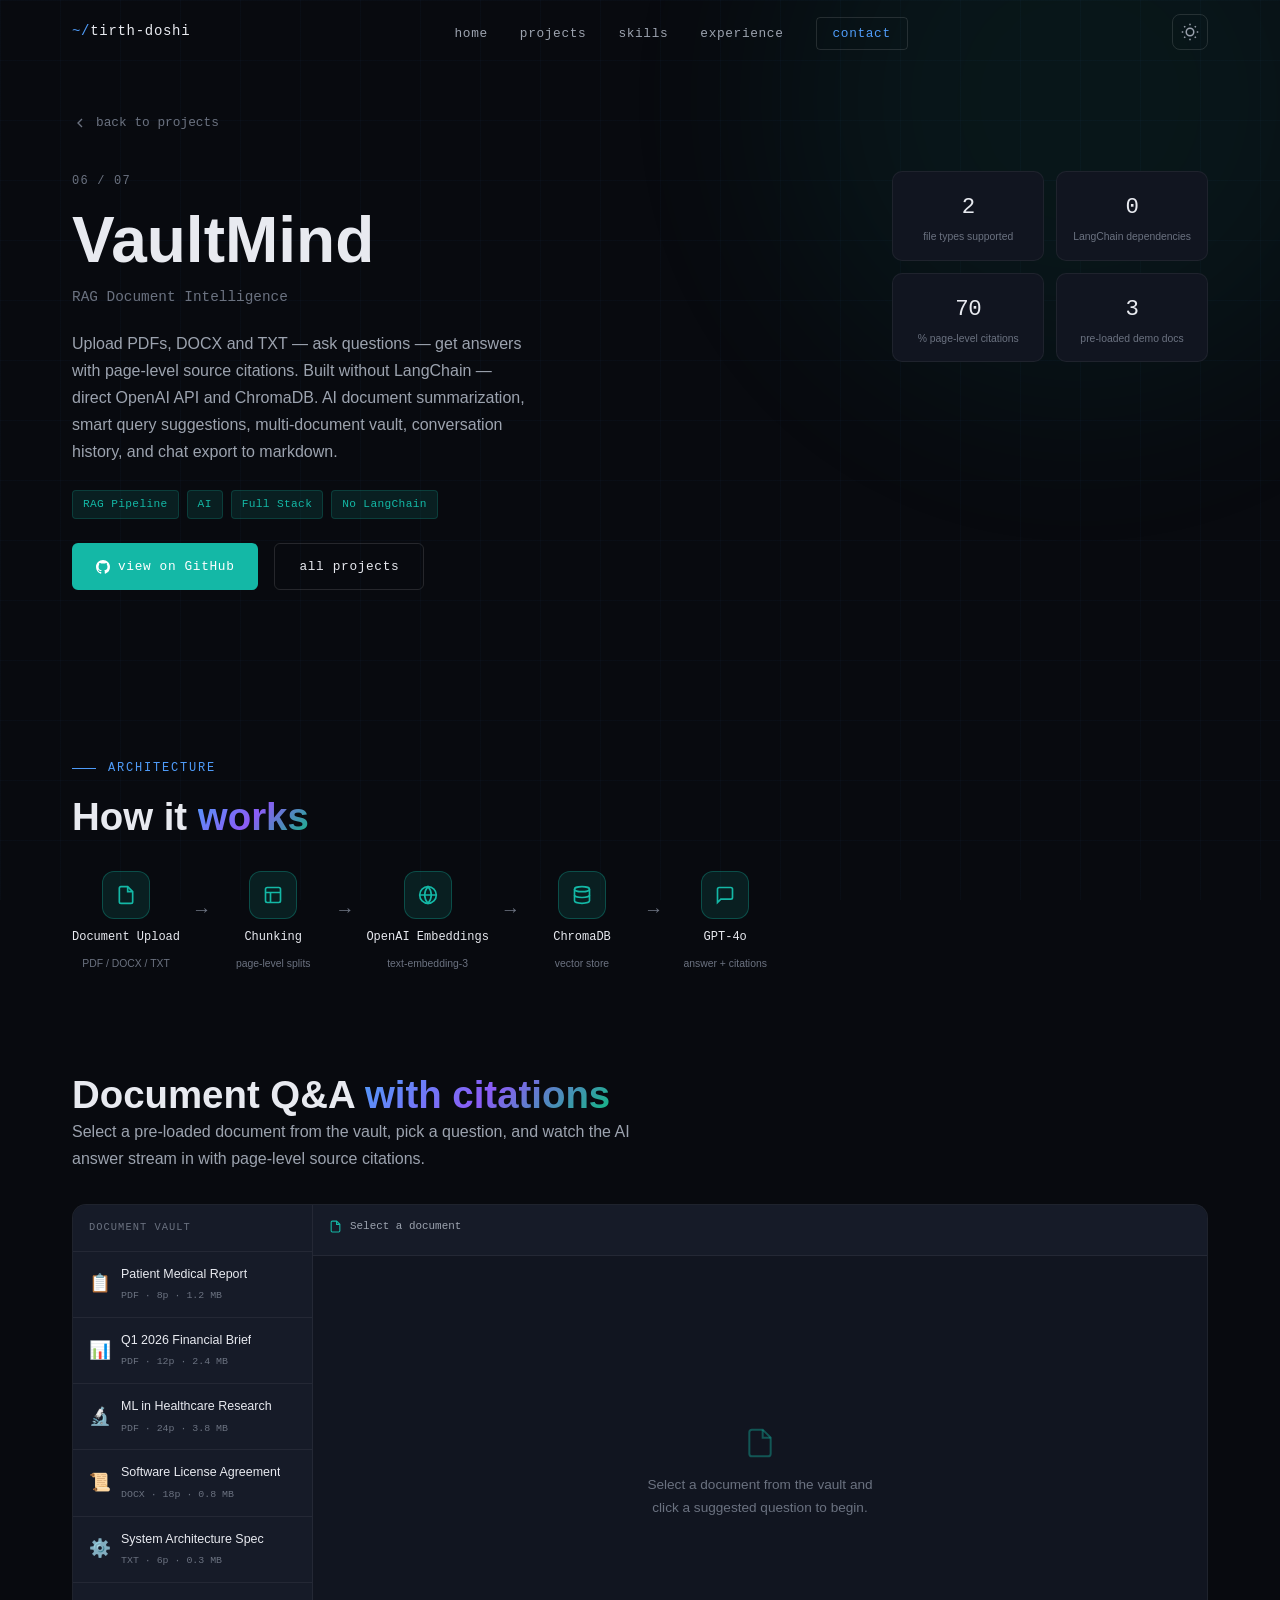
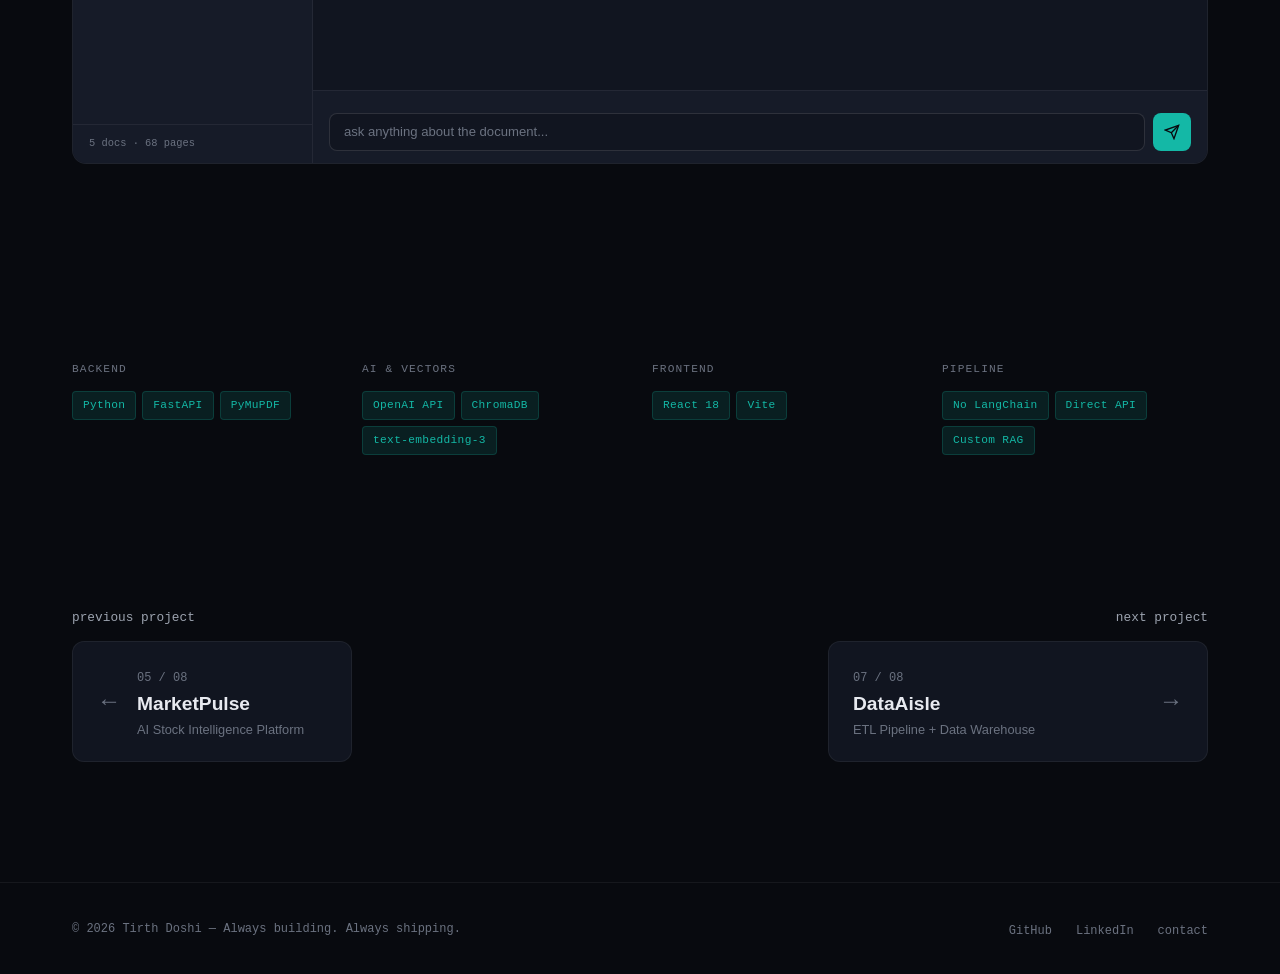
<file: demos/vaultmind/index.html>
<!DOCTYPE html>
<html lang="en">
<head>
  <meta charset="UTF-8">
  <link rel="icon" type="image/svg+xml" href="../../favicon.svg">
  <meta name="theme-color" content="#080a0f">
  <meta name="viewport" content="width=device-width, initial-scale=1.0">
  <style>
    html, body { background: #080a0f !important; background-color: #080a0f !important; }
    html[data-theme="light"], html[data-theme="light"] body {  background: #f8f9fc !important; background-color: #f8f9fc !important;}
    html { opacity: 0; transition: none; }
    html.ready { opacity: 1; transition: opacity 0.4s ease 0.05s; }
  </style>
  <title>VaultMind — Tirth Doshi</title>
  <link rel="stylesheet" href="../../style.css">
  <script>document.documentElement.classList.add('ready');</script>
</head>
<body>

  <!-- NAV -->
  <nav>
    <div class="nav-inner">
      <a href="/" class="nav-logo"><span>~/</span>tirth-doshi</a>
      <ul class="nav-links">
        <li><a href="/">home</a></li>
        <li><a href="/projects/">projects</a></li>
        <li><a href="/skills/">skills</a></li>
        <li><a href="/experience/">experience</a></li>
        <li><a href="/contact/" class="nav-cta">contact</a></li>
      </ul>
      <button class="theme-toggle" id="themeToggle" aria-label="Toggle theme">
        <svg class="icon-sun" width="18" height="18" viewBox="0 0 24 24" fill="none" stroke="currentColor" stroke-width="2">
          <circle cx="12" cy="12" r="5"/>
          <line x1="12" y1="1" x2="12" y2="3"/>
          <line x1="12" y1="21" x2="12" y2="23"/>
          <line x1="4.22" y1="4.22" x2="5.64" y2="5.64"/>
          <line x1="18.36" y1="18.36" x2="19.78" y2="19.78"/>
          <line x1="1" y1="12" x2="3" y2="12"/>
          <line x1="21" y1="12" x2="23" y2="12"/>
          <line x1="4.22" y1="19.78" x2="5.64" y2="18.36"/>
          <line x1="18.36" y1="5.64" x2="19.78" y2="4.22"/>
        </svg>
        <svg class="icon-moon" width="18" height="18" viewBox="0 0 24 24" fill="none" stroke="currentColor" stroke-width="2">
          <path d="M21 12.79A9 9 0 1 1 11.21 3 7 7 0 0 0 21 12.79z"/>
        </svg>
      </button>
      <button class="nav-hamburger" aria-label="Toggle menu">
        <span></span><span></span><span></span>
      </button>
    </div>
  </nav>

  <!-- HERO -->
  <section class="demo-hero" style="--accent: #14b8a6;">
    <div class="demo-hero-bg">
      <div class="demo-orb" style="background: #14b8a6;"></div>
    </div>
    <div class="container">
      <div class="demo-back reveal">
        <a href="/projects/" class="back-link">
          <svg width="16" height="16" viewBox="0 0 24 24" fill="none" stroke="currentColor" stroke-width="2"><polyline points="15 18 9 12 15 6"/></svg>
          back to projects
        </a>
      </div>
      <div class="demo-hero-inner">
        <div class="demo-hero-left">
          <div class="demo-number mono reveal">06 / 07</div>
          <h1 class="reveal" data-delay="100">VaultMind</h1>
          <p class="demo-subtitle reveal" data-delay="150">RAG Document Intelligence</p>
          <p class="reveal" data-delay="200">
            Upload PDFs, DOCX and TXT — ask questions — get answers with page-level
            source citations. Built without LangChain — direct OpenAI API and ChromaDB.
            AI document summarization, smart query suggestions, multi-document vault,
            conversation history, and chat export to markdown.
          </p>
          <div class="demo-hero-tags reveal" data-delay="250">
            <span class="tag" style="background:rgba(20,184,166,0.12);color:#14b8a6;border-color:rgba(20,184,166,0.2);">RAG Pipeline</span>
            <span class="tag" style="background:rgba(20,184,166,0.12);color:#14b8a6;border-color:rgba(20,184,166,0.2);">AI</span>
            <span class="tag" style="background:rgba(20,184,166,0.12);color:#14b8a6;border-color:rgba(20,184,166,0.2);">Full Stack</span>
            <span class="tag" style="background:rgba(20,184,166,0.12);color:#14b8a6;border-color:rgba(20,184,166,0.2);">No LangChain</span>
          </div>
          <div class="demo-hero-actions reveal" data-delay="300">
            <a href="https://github.com/DoshiTirth/VaultMind" target="_blank" class="btn btn-primary" style="background:#14b8a6;color:#fff;">
              <svg width="14" height="14" viewBox="0 0 24 24" fill="currentColor"><path d="M12 0C5.37 0 0 5.37 0 12c0 5.31 3.435 9.795 8.205 11.385.6.105.825-.255.825-.57 0-.285-.015-1.23-.015-2.235-3.015.555-3.795-.735-4.035-1.41-.135-.345-.72-1.41-1.23-1.695-.42-.225-1.02-.78-.015-.795.945-.015 1.62.87 1.845 1.23 1.08 1.815 2.805 1.305 3.495.99.105-.78.42-1.305.765-1.605-2.67-.3-5.46-1.335-5.46-5.925 0-1.305.465-2.385 1.23-3.225-.12-.3-.54-1.53.12-3.18 0 0 1.005-.315 3.3 1.23.96-.27 1.98-.405 3-.405s2.04.135 3 .405c2.295-1.56 3.3-1.23 3.3-1.23.66 1.65.24 2.88.12 3.18.765.84 1.23 1.905 1.23 3.225 0 4.605-2.805 5.625-5.475 5.925.435.375.81 1.095.81 2.22 0 1.605-.015 2.895-.015 3.3 0 .315.225.69.825.57A12.02 12.02 0 0 0 24 12c0-6.63-5.37-12-12-12z"/></svg>
              view on GitHub
            </a>
            <a href="/projects/" class="btn btn-outline">all projects</a>
          </div>
        </div>
        <div class="demo-hero-stats reveal" data-delay="200">
          <div class="demo-stat-card">
            <span class="demo-stat-num mono" data-count="3">0</span>
            <span class="demo-stat-label">file types supported</span>
          </div>
          <div class="demo-stat-card">
            <span class="demo-stat-num mono" data-count="0">0</span>
            <span class="demo-stat-label">LangChain dependencies</span>
          </div>
          <div class="demo-stat-card">
            <span class="demo-stat-num mono" data-count="100">0</span>
            <span class="demo-stat-label">% page-level citations</span>
          </div>
          <div class="demo-stat-card">
            <span class="demo-stat-num mono" data-count="5">0</span>
            <span class="demo-stat-label">pre-loaded demo docs</span>
          </div>
        </div>
      </div>
    </div>
  </section>

  <!-- ARCHITECTURE -->
  <section class="demo-arch section">
    <div class="container">
      <div class="section-label reveal">architecture</div>
      <h2 class="reveal" data-delay="100">How it <span class="text-gradient">works</span></h2>
      <div class="arch-flow reveal" data-delay="200">
        <div class="arch-node">
          <div class="arch-icon" style="background:rgba(20,184,166,0.12);border-color:rgba(20,184,166,0.3);">
            <svg width="20" height="20" viewBox="0 0 24 24" fill="none" stroke="#14b8a6" stroke-width="2"><path d="M14 2H6a2 2 0 0 0-2 2v16a2 2 0 0 0 2 2h12a2 2 0 0 0 2-2V8z"/><polyline points="14 2 14 8 20 8"/></svg>
          </div>
          <span class="arch-label">Document Upload</span>
          <span class="arch-sub">PDF / DOCX / TXT</span>
        </div>
        <div class="arch-arrow">→</div>
        <div class="arch-node">
          <div class="arch-icon" style="background:rgba(20,184,166,0.12);border-color:rgba(20,184,166,0.3);">
            <svg width="20" height="20" viewBox="0 0 24 24" fill="none" stroke="#14b8a6" stroke-width="2"><rect x="3" y="3" width="18" height="18" rx="2"/><path d="M3 9h18M9 21V9"/></svg>
          </div>
          <span class="arch-label">Chunking</span>
          <span class="arch-sub">page-level splits</span>
        </div>
        <div class="arch-arrow">→</div>
        <div class="arch-node">
          <div class="arch-icon" style="background:rgba(20,184,166,0.12);border-color:rgba(20,184,166,0.3);">
            <svg width="20" height="20" viewBox="0 0 24 24" fill="none" stroke="#14b8a6" stroke-width="2"><circle cx="12" cy="12" r="10"/><path d="M2 12h20M12 2a15.3 15.3 0 0 1 4 10 15.3 15.3 0 0 1-4 10 15.3 15.3 0 0 1-4-10 15.3 15.3 0 0 1 4-10z"/></svg>
          </div>
          <span class="arch-label">OpenAI Embeddings</span>
          <span class="arch-sub">text-embedding-3</span>
        </div>
        <div class="arch-arrow">→</div>
        <div class="arch-node">
          <div class="arch-icon" style="background:rgba(20,184,166,0.12);border-color:rgba(20,184,166,0.3);">
            <svg width="20" height="20" viewBox="0 0 24 24" fill="none" stroke="#14b8a6" stroke-width="2"><ellipse cx="12" cy="5" rx="9" ry="3"/><path d="M21 12c0 1.66-4 3-9 3s-9-1.34-9-3"/><path d="M3 5v14c0 1.66 4 3 9 3s9-1.34 9-3V5"/></svg>
          </div>
          <span class="arch-label">ChromaDB</span>
          <span class="arch-sub">vector store</span>
        </div>
        <div class="arch-arrow">→</div>
        <div class="arch-node">
          <div class="arch-icon" style="background:rgba(20,184,166,0.12);border-color:rgba(20,184,166,0.3);">
            <svg width="20" height="20" viewBox="0 0 24 24" fill="none" stroke="#14b8a6" stroke-width="2"><path d="M21 15a2 2 0 0 1-2 2H7l-4 4V5a2 2 0 0 1 2-2h14a2 2 0 0 1 2 2z"/></svg>
          </div>
          <span class="arch-label">GPT-4o</span>
          <span class="arch-sub">answer + citations</span>
        </div>
      </div>
    </div>
  </section>

  <!-- INTERACTIVE DEMO -->
  <section class="demo-interactive section">
    <div class="container">
      <div class="section-label reveal">interactive demo</div>
      <h2 class="reveal" data-delay="100">
        Document Q&A
        <span class="text-gradient">with citations</span>
      </h2>
      <p class="reveal" data-delay="150">
        Select a pre-loaded document from the vault, pick a question, and watch
        the AI answer stream in with page-level source citations.
      </p>

      <div class="vm-shell reveal" data-delay="200">

        <!-- Vault sidebar -->
        <div class="vm-vault">
          <div class="vm-vault-header mono">document vault</div>
          <div class="vm-doc-list" id="docList"></div>
          <div class="vm-vault-stats mono" id="vaultStats"></div>
        </div>

        <!-- Chat area -->
        <div class="vm-chat">
          <div class="vm-chat-header">
            <div class="vm-doc-active">
              <svg width="13" height="13" viewBox="0 0 24 24" fill="none" stroke="#14b8a6" stroke-width="2"><path d="M14 2H6a2 2 0 0 0-2 2v16a2 2 0 0 0 2 2h12a2 2 0 0 0 2-2V8z"/><polyline points="14 2 14 8 20 8"/></svg>
              <span class="mono" id="activeDocName">Select a document</span>
            </div>
            <div class="vm-suggestions" id="suggestions"></div>
          </div>

          <div class="vm-messages" id="messages">
            <div class="vm-welcome">
              <svg width="32" height="32" viewBox="0 0 24 24" fill="none" stroke="rgba(20,184,166,0.4)" stroke-width="1.5"><path d="M14 2H6a2 2 0 0 0-2 2v16a2 2 0 0 0 2 2h12a2 2 0 0 0 2-2V8z"/><polyline points="14 2 14 8 20 8"/></svg>
              <p>Select a document from the vault and click a suggested question to begin.</p>
            </div>
          </div>

          <div class="vm-input-area">
            <div class="vm-suggested-qs" id="suggestedQs"></div>
            <div class="vm-input-row">
              <input type="text" class="vm-input" id="chatInput"
                placeholder="ask anything about the document..." />
              <button class="vm-send-btn" id="sendBtn" onclick="sendMessage()">
                <svg width="16" height="16" viewBox="0 0 24 24" fill="none" stroke="currentColor" stroke-width="2"><line x1="22" y1="2" x2="11" y2="13"/><polygon points="22 2 15 22 11 13 2 9 22 2"/></svg>
              </button>
            </div>
          </div>
        </div>

      </div>
    </div>
  </section>

  <!-- TECH STACK -->
  <section class="demo-tech section">
    <div class="container">
      <div class="section-label reveal">tech stack</div>
      <div class="tech-grid reveal" data-delay="100">
        <div class="tech-group">
          <div class="tech-group-label mono">backend</div>
          <div class="tech-tags">
            <span class="tag" style="background:rgba(20,184,166,0.12);color:#14b8a6;border-color:rgba(20,184,166,0.2);">Python</span>
            <span class="tag" style="background:rgba(20,184,166,0.12);color:#14b8a6;border-color:rgba(20,184,166,0.2);">FastAPI</span>
            <span class="tag" style="background:rgba(20,184,166,0.12);color:#14b8a6;border-color:rgba(20,184,166,0.2);">PyMuPDF</span>
          </div>
        </div>
        <div class="tech-group">
          <div class="tech-group-label mono">AI & vectors</div>
          <div class="tech-tags">
            <span class="tag" style="background:rgba(20,184,166,0.12);color:#14b8a6;border-color:rgba(20,184,166,0.2);">OpenAI API</span>
            <span class="tag" style="background:rgba(20,184,166,0.12);color:#14b8a6;border-color:rgba(20,184,166,0.2);">ChromaDB</span>
            <span class="tag" style="background:rgba(20,184,166,0.12);color:#14b8a6;border-color:rgba(20,184,166,0.2);">text-embedding-3</span>
          </div>
        </div>
        <div class="tech-group">
          <div class="tech-group-label mono">frontend</div>
          <div class="tech-tags">
            <span class="tag" style="background:rgba(20,184,166,0.12);color:#14b8a6;border-color:rgba(20,184,166,0.2);">React 18</span>
            <span class="tag" style="background:rgba(20,184,166,0.12);color:#14b8a6;border-color:rgba(20,184,166,0.2);">Vite</span>
          </div>
        </div>
        <div class="tech-group">
          <div class="tech-group-label mono">pipeline</div>
          <div class="tech-tags">
            <span class="tag" style="background:rgba(20,184,166,0.12);color:#14b8a6;border-color:rgba(20,184,166,0.2);">No LangChain</span>
            <span class="tag" style="background:rgba(20,184,166,0.12);color:#14b8a6;border-color:rgba(20,184,166,0.2);">Direct API</span>
            <span class="tag" style="background:rgba(20,184,166,0.12);color:#14b8a6;border-color:rgba(20,184,166,0.2);">Custom RAG</span>
          </div>
        </div>
      </div>
    </div>
  </section>

  <!-- PROJECT NAV -->
  <section class="demo-nav-projects section">
    <div class="container">
      <div class="proj-nav-inner">
        <div style="display:flex;flex-direction:column;gap:0.75rem;">
          <span class="text-muted mono" style="font-size:0.8rem;">previous project</span>
          <a href="/demos/marketpulse/" class="proj-nav-prev hover-lift">
            <span class="proj-nav-arrow">←</span>
            <div>
              <span class="mono" style="color:var(--text3);font-size:0.75rem;">05 / 08</span>
              <h3>MarketPulse</h3>
              <p>AI Stock Intelligence Platform</p>
            </div>
          </a>
        </div>
        <div style="display:flex;flex-direction:column;align-items:flex-end;gap:0.75rem;">
          <span class="text-muted mono" style="font-size:0.8rem;">next project</span>
          <a href="/demos/dataaisle/" class="proj-nav-next hover-lift">
            <div>
              <span class="mono" style="color:var(--text3);font-size:0.75rem;">07 / 08</span>
              <h3>DataAisle</h3>
              <p>ETL Pipeline + Data Warehouse</p>
            </div>
            <span class="proj-nav-arrow">→</span>
          </a>
        </div>
      </div>
    </div>
  </section>

  <!-- FOOTER -->
  <footer>
    <div class="footer-inner">
      <span class="footer-copy">© 2026 Tirth Doshi — Always building. Always shipping.</span>
      <ul class="footer-links">
        <li><a href="https://github.com/DoshiTirth" target="_blank">GitHub</a></li>
        <li><a href="https://linkedin.com/in/tirth-doshi-0a59aa296" target="_blank">LinkedIn</a></li>
        <li><a href="/contact/">contact</a></li>
      </ul>
    </div>
  </footer>

  <script src="../../main.js"></script>
  <script>
  // DOCUMENT DATA
  const documents = [
    {
      id: 'medical-report',
      name: 'Patient Medical Report',
      type: 'PDF',
      pages: 8,
      size: '1.2 MB',
      icon: '📋',
      questions: [
        'What are the patient\'s main diagnoses?',
        'What medications are currently prescribed?',
        'What do the lab results indicate?',
        'What follow-up is recommended?',
      ],
      answers: {
        'What are the patient\'s main diagnoses?': {
          text: 'The patient presents with three primary diagnoses: Type 2 Diabetes Mellitus (HbA1c 8.4%, above target of 7.0%), Stage 2 Hypertension with blood pressure averaging 158/94 mmHg across three readings, and Mild Chronic Kidney Disease (eGFR 62 mL/min/1.73m²). These conditions are clinically interrelated — the poorly controlled diabetes is a significant contributing factor to both the hypertension and the early renal impairment.',
          citations: ['Page 2 — Primary Diagnosis Summary', 'Page 3 — Lab Results Overview', 'Page 5 — Nephrology Consult Notes']
        },
        'What medications are currently prescribed?': {
          text: 'The patient is currently prescribed: Metformin 1000mg twice daily for glycemic control, Lisinopril 10mg once daily as an ACE inhibitor for both blood pressure management and renal protection, Amlodipine 5mg once daily as a calcium channel blocker for additional blood pressure control, and Atorvastatin 40mg once daily for cardiovascular risk reduction. The physician has noted that Metformin dosage may need adjustment given the declining eGFR.',
          citations: ['Page 4 — Current Medication List', 'Page 6 — Physician Notes']
        },
        'What do the lab results indicate?': {
          text: 'Laboratory results from the most recent panel (April 28, 2026) indicate elevated HbA1c at 8.4% (target below 7.0%), fasting glucose of 172 mg/dL, eGFR of 62 mL/min/1.73m² indicating Stage 2 CKD, urine albumin-creatinine ratio of 48 mg/g (mildly elevated), total cholesterol 198 mg/dL with LDL 112 mg/dL. The trend over 6 months shows slight worsening of renal function and persistently poor glycemic control.',
          citations: ['Page 3 — Laboratory Results', 'Page 3 — 6-Month Trend Analysis']
        },
        'What follow-up is recommended?': {
          text: 'The attending physician recommends: follow-up appointment in 6 weeks to reassess HbA1c and medication efficacy, nephrology consultation within 30 days given the declining eGFR trend, dietary consult for a low-sodium renal diet, self-monitoring of blood glucose at least twice daily, and repeat renal function panel in 3 months. If HbA1c remains above 8% at follow-up, initiation of a GLP-1 receptor agonist will be considered.',
          citations: ['Page 7 — Treatment Plan', 'Page 8 — Follow-up Schedule']
        }
      }
    },
    {
      id: 'financial-brief',
      name: 'Q1 2026 Financial Brief',
      type: 'PDF',
      pages: 12,
      size: '2.4 MB',
      icon: '📊',
      questions: [
        'What was the total revenue in Q1 2026?',
        'Which business segment performed best?',
        'What are the key risks identified?',
        'What is the outlook for Q2 2026?',
      ],
      answers: {
        'What was the total revenue in Q1 2026?': {
          text: 'Total consolidated revenue for Q1 2026 reached $847.3 million, representing a 22.4% year-over-year increase from Q1 2025\'s $692.1 million. This exceeded analyst consensus estimates of $831 million by approximately 1.96%. Organic revenue growth, excluding the impact of the Nexus Technologies acquisition completed in November 2025, was 14.8%. Gross margin improved to 61.2% from 58.7% in the prior year period, driven primarily by product mix shift toward higher-margin SaaS offerings.',
          citations: ['Page 2 — Financial Highlights', 'Page 4 — Revenue Bridge Analysis']
        },
        'Which business segment performed best?': {
          text: 'The Cloud & AI Solutions segment delivered the strongest performance, with revenue of $412 million representing 48.6% of total revenue and 34.2% year-over-year growth. Recurring revenue within this segment reached $318 million with a net revenue retention rate of 118%. The Enterprise Software segment contributed $285 million (+15.1% YoY), while the Legacy Systems segment declined 8.3% to $150 million as the company continues its strategic migration away from on-premise solutions.',
          citations: ['Page 5 — Segment Performance', 'Page 6 — Cloud & AI Deep Dive']
        },
        'What are the key risks identified?': {
          text: 'Management identified four primary risk categories: Macroeconomic risks including potential enterprise spending slowdowns if interest rates remain elevated; Competitive risks from hyperscaler cloud providers entering adjacent markets; Execution risks related to the integration of Nexus Technologies, which is 60% complete with $28M in synergies realized of the $75M target; and Regulatory risks from evolving AI governance frameworks in the EU and Canada that may require product modifications. The company has increased its legal and compliance reserve by $12M to address the regulatory risk.',
          citations: ['Page 9 — Risk Factors', 'Page 10 — M&A Integration Update']
        },
        'What is the outlook for Q2 2026?': {
          text: 'For Q2 2026, management issued guidance of $880-910 million in revenue, representing 18-22% year-over-year growth. Non-GAAP operating margin is guided at 24-26%. The company expects continued strength in Cloud & AI Solutions, with a major product launch — the Apex AI Platform — scheduled for mid-May which is expected to contribute $15-20M in incremental revenue in Q2. Full-year 2026 guidance was raised to $3.45-3.55 billion from the prior $3.30-3.45 billion range.',
          citations: ['Page 11 — Forward Guidance', 'Page 12 — Product Roadmap']
        }
      }
    },
    {
      id: 'research-paper',
      name: 'ML in Healthcare Research',
      type: 'PDF',
      pages: 24,
      size: '3.8 MB',
      icon: '🔬',
      questions: [
        'What ML models were evaluated in the study?',
        'What dataset was used for training?',
        'What were the key performance metrics?',
        'What limitations does the study acknowledge?',
      ],
      answers: {
        'What ML models were evaluated in the study?': {
          text: 'The study evaluated six machine learning architectures for clinical outcome prediction: Random Forest (RF), Gradient Boosting Machine (GBM), XGBoost, a custom Transformer-based model fine-tuned on clinical notes, a Multi-Layer Perceptron (MLP) baseline, and an ensemble approach combining RF, XGBoost and the Transformer with soft voting. The Transformer model was pre-trained on PubMed abstracts and MIMIC-III clinical notes before fine-tuning on the study dataset. All models were evaluated using 5-fold stratified cross-validation to account for class imbalance in adverse outcome prediction.',
          citations: ['Page 5 — Methodology', 'Page 6 — Model Architectures', 'Page 8 — Training Procedure']
        },
        'What dataset was used for training?': {
          text: 'The study utilized a retrospective cohort of 47,832 adult ICU admissions from three academic medical centers between 2020-2024, drawn from the MIMIC-IV database supplemented with local EHR extracts. The dataset included 284 clinical features per patient spanning vital signs, laboratory values, medications, procedures, and clinical notes. After preprocessing and exclusion criteria application, the final analytical dataset comprised 38,241 admissions with a 30-day mortality rate of 12.4%. The dataset was split 70/15/15 for train/validation/test.',
          citations: ['Page 4 — Dataset Description', 'Page 7 — Preprocessing Pipeline']
        },
        'What were the key performance metrics?': {
          text: 'The ensemble model achieved the best overall performance with AUROC of 0.891 (95% CI: 0.884-0.898) for 30-day mortality prediction, significantly outperforming the MLP baseline (AUROC 0.812). Sensitivity was 84.2% at a specificity of 81.6%. The Transformer alone achieved AUROC of 0.878, while XGBoost reached 0.869. For the secondary endpoint of ICU readmission within 72 hours, the ensemble achieved AUROC of 0.847. Calibration was assessed using the Hosmer-Lemeshow test, with the ensemble showing the best calibration (p=0.43).',
          citations: ['Page 14 — Results', 'Page 15 — Performance Comparison Table', 'Page 16 — Calibration Analysis']
        },
        'What limitations does the study acknowledge?': {
          text: 'The authors acknowledge four significant limitations: First, the retrospective nature of the study introduces selection bias and limits causal inference. Second, all three institutions are academic medical centers in North America, limiting generalizability to community hospitals or other healthcare systems. Third, the Transformer model required substantial computational resources (8x A100 GPUs, 72 hours training) which may limit clinical deployment feasibility. Fourth, the study period coincided with COVID-19 which may have altered clinical patterns and outcome rates in ways that affect model generalizability to post-pandemic populations.',
          citations: ['Page 21 — Limitations', 'Page 22 — Discussion']
        }
      }
    },
    {
      id: 'contract',
      name: 'Software License Agreement',
      type: 'DOCX',
      pages: 18,
      size: '0.8 MB',
      icon: '📜',
      questions: [
        'What are the key license restrictions?',
        'What is the payment and billing structure?',
        'What does the SLA guarantee?',
        'What are the termination conditions?',
      ],
      answers: {
        'What are the key license restrictions?': {
          text: 'The license grants a non-exclusive, non-transferable right to use the software solely for the licensee\'s internal business purposes. Key restrictions include: prohibition on sublicensing, reselling, or distributing the software to third parties; prohibition on reverse engineering, decompiling, or disassembling the software; limitation of concurrent users to the number specified in the Order Form; restriction of use to the geographic regions specified in Schedule A; and prohibition on using the software to build a competing product. The license expressly does not include source code access unless the parties execute a separate Source Code Escrow Agreement.',
          citations: ['Page 3 — License Grant', 'Page 4 — Restrictions', 'Schedule A']
        },
        'What is the payment and billing structure?': {
          text: 'Annual subscription fees are payable in advance within 30 days of invoice. The base license fee for the first year is $240,000 covering up to 500 named users, with additional user blocks of 100 available at $42,000 per block annually. Fees are subject to an annual increase not to exceed the lesser of 5% or CPI. Usage-based API consumption is billed monthly in arrears at $0.02 per API call above the included 500,000 calls per month. Professional services are billed at $225/hour for standard engagements. A 1.5% monthly late payment fee applies to overdue balances.',
          citations: ['Page 8 — Fees and Payment', 'Page 9 — Pricing Schedule', 'Schedule B — Fee Structure']
        },
        'What does the SLA guarantee?': {
          text: 'The Service Level Agreement guarantees 99.9% monthly uptime for the production environment, calculated excluding scheduled maintenance windows (maximum 4 hours per month, communicated 72 hours in advance). In the event of an outage exceeding the SLA threshold, the licensee is entitled to service credits equal to 10% of the monthly fee per hour of downtime beyond the threshold, capped at 30% of the monthly fee. Critical support tickets (P1) must receive an initial response within 1 hour and resolution within 4 hours. The SLA explicitly excludes downtime caused by licensee actions, third-party services, or force majeure events.',
          citations: ['Page 12 — Service Level Agreement', 'Page 13 — Service Credits', 'Schedule C — Support Tiers']
        },
        'What are the termination conditions?': {
          text: 'Either party may terminate the agreement for material breach if the breach remains uncured 30 days after written notice. The licensor may terminate immediately if the licensee becomes insolvent, makes an assignment for benefit of creditors, or violates the license restrictions in Section 3. The licensee may terminate for convenience with 90 days written notice, but remains liable for fees through the end of the current annual term. Upon termination, the licensee must cease all use, destroy all copies, and provide written certification of compliance within 10 business days. The licensor will provide 30 days of data export access following termination.',
          citations: ['Page 15 — Term and Termination', 'Page 16 — Effects of Termination']
        }
      }
    },
    {
      id: 'technical-spec',
      name: 'System Architecture Spec',
      type: 'TXT',
      pages: 6,
      size: '0.3 MB',
      icon: '⚙️',
      questions: [
        'What is the overall system architecture?',
        'What are the API design decisions?',
        'How is data security handled?',
        'What are the scalability considerations?',
      ],
      answers: {
        'What is the overall system architecture?': {
          text: 'The system follows a microservices architecture deployed on AWS ECS with Fargate. The core services include: an API Gateway service (Node.js/Express) handling authentication and request routing, a Data Ingestion Service (Python/FastAPI) managing ETL pipelines, an AI Processing Service (Python) handling model inference, a Notification Service (Go) for real-time alerts, and a Reporting Service (C#/.NET) for PDF/CSV generation. Services communicate via AWS SQS for asynchronous tasks and REST for synchronous calls. The frontend is a React 18 SPA served via CloudFront CDN. All services write to a shared PostgreSQL RDS instance with read replicas for reporting queries.',
          citations: ['Section 2 — Architecture Overview', 'Section 3 — Service Descriptions']
        },
        'What are the API design decisions?': {
          text: 'The API follows REST principles with JSON payloads throughout. Authentication uses JWT tokens with 15-minute access token expiry and 7-day refresh tokens stored in HttpOnly cookies. All endpoints are versioned under /api/v1/ with a deprecation policy of 12 months for breaking changes. Rate limiting is applied at 1,000 requests per minute per API key with burst allowance of 200. Pagination uses cursor-based pagination rather than offset pagination for consistency across large datasets. WebSocket connections are provided for real-time dashboard updates via AWS API Gateway WebSocket APIs. OpenAPI 3.0 documentation is auto-generated from code annotations.',
          citations: ['Section 4 — API Design Standards', 'Section 5 — Authentication Architecture']
        },
        'How is data security handled?': {
          text: 'Security is implemented in multiple layers: all data at rest is encrypted using AES-256 via AWS KMS with customer-managed keys; all data in transit uses TLS 1.3; the database uses row-level security policies aligned with the 5-role RBAC model; PII fields are encrypted at the application layer before database insertion using envelope encryption; audit logs are written to an immutable S3 bucket with Object Lock enabled for compliance; and secrets are managed via AWS Secrets Manager with automatic rotation every 30 days. The application passed SOC 2 Type II audit in February 2026 and undergoes quarterly penetration testing.',
          citations: ['Section 6 — Security Architecture', 'Section 7 — Compliance']
        },
        'What are the scalability considerations?': {
          text: 'The system is designed for horizontal scaling with stateless services. Auto-scaling policies are configured to scale ECS tasks when CPU exceeds 70% or memory exceeds 80% for 3 consecutive minutes, with a minimum of 2 tasks and maximum of 20 tasks per service. The database uses connection pooling via PgBouncer with a pool size of 100 connections. Redis ElastiCache provides caching for frequently accessed reference data with TTLs of 5-60 minutes depending on data volatility. The AI Processing Service uses an SQS queue with a dead-letter queue for failed inference jobs, enabling decoupled scaling of AI workloads independently of the API layer. Load testing demonstrated stable performance at 10,000 concurrent users.',
          citations: ['Section 8 — Scalability Design', 'Section 9 — Performance Testing Results']
        }
      }
    }
  ];

  let currentDoc = null;
  let messages = [];

  // RENDER DOC LIST
  function renderDocList() {
    document.getElementById('docList').innerHTML = documents.map(d => `
      <div class="vm-doc-item ${currentDoc?.id === d.id ? 'active' : ''}"
           onclick="selectDoc('${d.id}')">
        <span class="vm-doc-icon">${d.icon}</span>
        <div class="vm-doc-info">
          <span class="vm-doc-name">${d.name}</span>
          <span class="vm-doc-meta mono">${d.type} · ${d.pages}p · ${d.size}</span>
        </div>
      </div>
    `).join('');

    document.getElementById('vaultStats').textContent =
      `${documents.length} docs · ${documents.reduce((s,d)=>s+d.pages,0)} pages`;
  }

  function selectDoc(id) {
    currentDoc = documents.find(d => d.id === id);
    messages = [];
    renderDocList();
    document.getElementById('activeDocName').textContent = currentDoc.name;
    renderMessages();
    renderSuggestions();
  }

  // RENDER SUGGESTIONS
  function renderSuggestions() {
    if (!currentDoc) return;
    document.getElementById('suggestedQs').innerHTML = currentDoc.questions.map(q => `
      <button class="vm-q-btn" onclick="askQuestion('${q.replace(/'/g,"\\'")}')">
        ${q}
      </button>
    `).join('');
  }

  // MESSAGES
  function renderMessages() {
    const el = document.getElementById('messages');
    if (!messages.length) {
      el.innerHTML = `
        <div class="vm-welcome">
          <svg width="32" height="32" viewBox="0 0 24 24" fill="none" stroke="rgba(20,184,166,0.4)" stroke-width="1.5"><path d="M14 2H6a2 2 0 0 0-2 2v16a2 2 0 0 0 2 2h12a2 2 0 0 0 2-2V8z"/><polyline points="14 2 14 8 20 8"/></svg>
          <p>Click a suggested question below to ask about <strong>${currentDoc?.name || 'the document'}</strong>.</p>
        </div>`;
      return;
    }
    el.innerHTML = messages.map(m => `
      <div class="vm-message vm-message-${m.role}">
        <div class="vm-message-bubble">
          ${m.role === 'assistant' ? `
            <div class="vm-message-header mono">
              <svg width="12" height="12" viewBox="0 0 24 24" fill="none" stroke="#14b8a6" stroke-width="2"><path d="M21 15a2 2 0 0 1-2 2H7l-4 4V5a2 2 0 0 1 2-2h14a2 2 0 0 1 2 2z"/></svg>
              AI Answer
            </div>` : ''}
          <p>${m.text}</p>
          ${m.citations ? `
            <div class="vm-citations">
              <span class="vm-citations-label mono">sources</span>
              ${m.citations.map(c => `<span class="vm-citation">${c}</span>`).join('')}
            </div>` : ''}
        </div>
      </div>
    `).join('');
    el.scrollTop = el.scrollHeight;
  }

  function askQuestion(q) {
    if (!currentDoc) return;

    messages.push({ role:'user', text: q });
    renderMessages();

    // Stream the answer
    const answer = currentDoc.answers[q];
    if (!answer) return;

    const msgIndex = messages.length;
    messages.push({ role:'assistant', text:'', citations: null });
    renderMessages();

    let i = 0;
    const text = answer.text;

    function typeChar() {
      if (i < text.length) {
        messages[msgIndex].text += text[i++];
        renderMessages();
        setTimeout(typeChar, 12);
      } else {
        messages[msgIndex].citations = answer.citations;
        renderMessages();
      }
    }
    setTimeout(typeChar, 300);
  }

  function sendMessage() {
    const input = document.getElementById('chatInput');
    const q = input.value.trim();
    if (!q || !currentDoc) return;
    input.value = '';

    // Find closest matching question
    const match = currentDoc.questions.find(cq =>
      cq.toLowerCase().includes(q.toLowerCase().split(' ')[0]) ||
      q.toLowerCase().includes(cq.toLowerCase().split(' ')[0])
    ) || currentDoc.questions[0];

    askQuestion(match);
  }

  document.getElementById('chatInput').addEventListener('keydown', e => {
    if (e.key === 'Enter') sendMessage();
  });

  // INIT 
  renderDocList();
  </script>

</body>
</html>
</file>
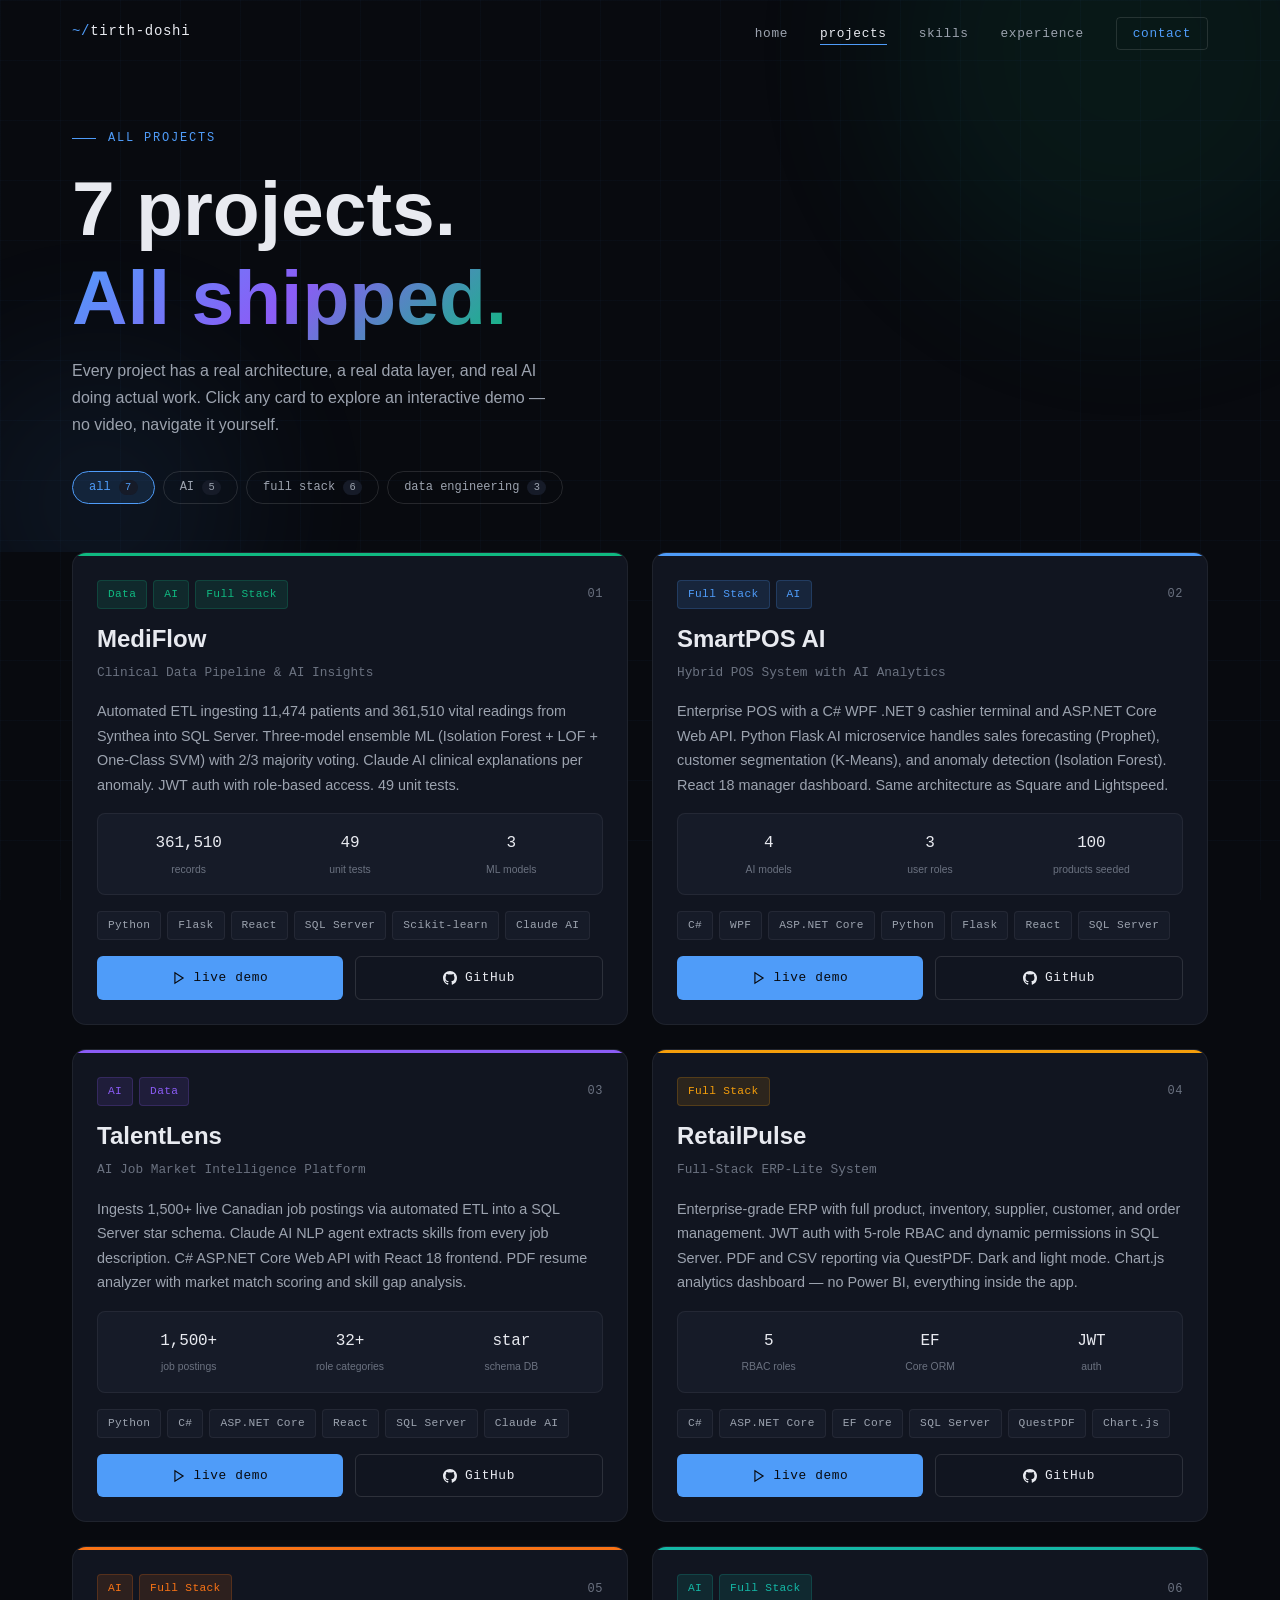
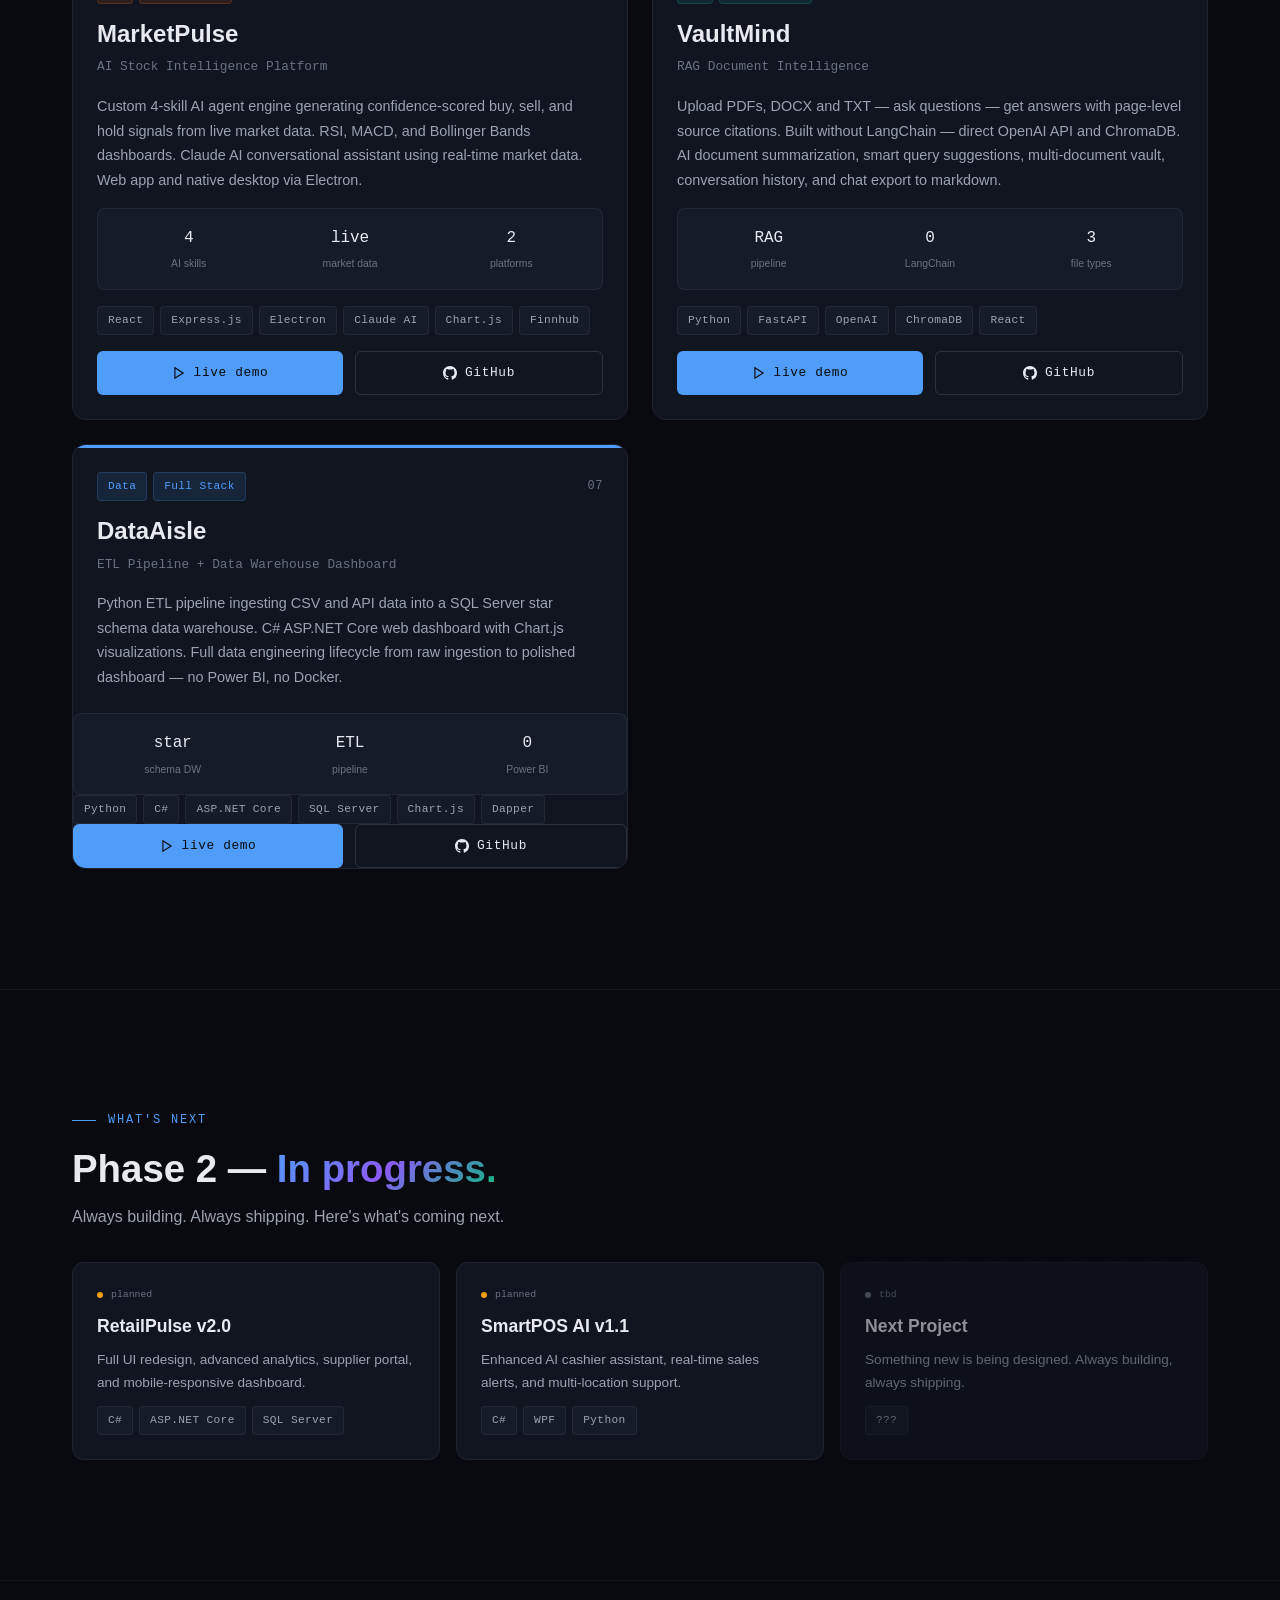
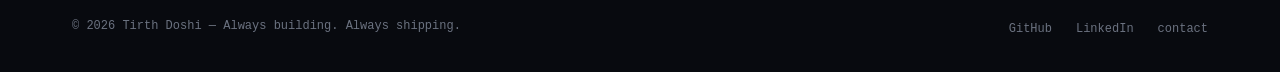
<file: projects.html>
<!DOCTYPE html>
<html lang="en">
<head>
  <meta charset="UTF-8">
  <meta name="viewport" content="width=device-width, initial-scale=1.0">
  <title>Projects — Tirth Doshi</title>
  <meta name="description" content="7 production-grade projects across AI, Full Stack, and Data Engineering by Tirth Doshi.">
  <link rel="stylesheet" href="style.css">
</head>
<body>

  <!-- NAV -->
  <nav>
    <div class="nav-inner">
      <a href="index.html" class="nav-logo"><span>~/</span>tirth-doshi</a>
      <ul class="nav-links">
        <li><a href="index.html">home</a></li>
        <li><a href="projects.html">projects</a></li>
        <li><a href="skills.html">skills</a></li>
        <li><a href="experience.html">experience</a></li>
        <li><a href="contact.html" class="nav-cta">contact</a></li>
      </ul>
      <button class="nav-hamburger" aria-label="Toggle menu">
        <span></span><span></span><span></span>
      </button>
    </div>
  </nav>

  <!-- PAGE HERO -->
  <section class="page-hero">
    <div class="page-hero-bg">
      <div class="page-orb page-orb-1"></div>
      <div class="page-orb page-orb-2"></div>
    </div>
    <div class="container">
      <div class="section-label reveal">all projects</div>
      <h1 class="reveal" data-delay="100">
        7 projects.<br>
        <span class="text-gradient">All shipped.</span>
      </h1>
      <p class="reveal" data-delay="200">
        Every project has a real architecture, a real data layer, and real AI doing
        actual work. Click any card to explore an interactive demo — no video, 
        navigate it yourself.
      </p>

      <!-- Filter tabs -->
      <div class="filter-tabs reveal" data-delay="300">
        <button class="filter-tab active" data-filter="all">
          all <span class="filter-count">7</span>
        </button>
        <button class="filter-tab" data-filter="ai">
          AI <span class="filter-count">5</span>
        </button>
        <button class="filter-tab" data-filter="fullstack">
          full stack <span class="filter-count">6</span>
        </button>
        <button class="filter-tab" data-filter="data">
          data engineering <span class="filter-count">3</span>
        </button>
      </div>
    </div>
  </section>

  <!-- PROJECTS GRID -->
  <section class="projects-section section">
    <div class="container">
      <div class="projects-grid" id="projectsGrid">

        <!-- MediFlow -->
        <article class="proj-card hover-lift gradient-border" 
                 data-categories="ai data fullstack">
          <div class="proj-card-accent" style="background: var(--green);"></div>
          <div class="proj-card-body">
            <div class="proj-card-top">
              <div class="proj-tags-row">
                <span class="tag tag-green">Data</span>
                <span class="tag tag-green">AI</span>
                <span class="tag tag-green">Full Stack</span>
              </div>
              <span class="proj-number mono">01</span>
            </div>

            <h2 class="proj-title">MediFlow</h2>
            <p class="proj-subtitle">Clinical Data Pipeline & AI Insights</p>

            <p class="proj-desc">
              Automated ETL ingesting 11,474 patients and 361,510 vital readings 
              from Synthea into SQL Server. Three-model ensemble ML (Isolation Forest 
              + LOF + One-Class SVM) with 2/3 majority voting. Claude AI clinical 
              explanations per anomaly. JWT auth with role-based access. 49 unit tests.
            </p>

            <div class="proj-stats">
              <div class="proj-stat">
                <span class="proj-stat-num mono">361,510</span>
                <span class="proj-stat-label">records</span>
              </div>
              <div class="proj-stat">
                <span class="proj-stat-num mono">49</span>
                <span class="proj-stat-label">unit tests</span>
              </div>
              <div class="proj-stat">
                <span class="proj-stat-num mono">3</span>
                <span class="proj-stat-label">ML models</span>
              </div>
            </div>

            <div class="proj-tech">
              <span class="tag">Python</span>
              <span class="tag">Flask</span>
              <span class="tag">React</span>
              <span class="tag">SQL Server</span>
              <span class="tag">Scikit-learn</span>
              <span class="tag">Claude AI</span>
            </div>

            <div class="proj-actions">
              <a href="projects/mediflow.html" class="btn btn-primary">
                <svg width="14" height="14" viewBox="0 0 24 24" fill="none" stroke="currentColor" stroke-width="2"><polygon points="5 3 19 12 5 21 5 3"/></svg>
                live demo
              </a>
              <a href="https://github.com/DoshiTirth/mediflow" target="_blank" class="btn btn-outline">
                <svg width="14" height="14" viewBox="0 0 24 24" fill="currentColor"><path d="M12 0C5.37 0 0 5.37 0 12c0 5.31 3.435 9.795 8.205 11.385.6.105.825-.255.825-.57 0-.285-.015-1.23-.015-2.235-3.015.555-3.795-.735-4.035-1.41-.135-.345-.72-1.41-1.23-1.695-.42-.225-1.02-.78-.015-.795.945-.015 1.62.87 1.845 1.23 1.08 1.815 2.805 1.305 3.495.99.105-.78.42-1.305.765-1.605-2.67-.3-5.46-1.335-5.46-5.925 0-1.305.465-2.385 1.23-3.225-.12-.3-.54-1.53.12-3.18 0 0 1.005-.315 3.3 1.23.96-.27 1.98-.405 3-.405s2.04.135 3 .405c2.295-1.56 3.3-1.23 3.3-1.23.66 1.65.24 2.88.12 3.18.765.84 1.23 1.905 1.23 3.225 0 4.605-2.805 5.625-5.475 5.925.435.375.81 1.095.81 2.22 0 1.605-.015 2.895-.015 3.3 0 .315.225.69.825.57A12.02 12.02 0 0 0 24 12c0-6.63-5.37-12-12-12z"/></svg>
                GitHub
              </a>
            </div>
          </div>
        </article>

        <!-- SmartPOS AI -->
        <article class="proj-card hover-lift gradient-border"
                 data-categories="ai fullstack">
          <div class="proj-card-accent" style="background: var(--blue);"></div>
          <div class="proj-card-body">
            <div class="proj-card-top">
              <div class="proj-tags-row">
                <span class="tag tag-blue">Full Stack</span>
                <span class="tag tag-blue">AI</span>
              </div>
              <span class="proj-number mono">02</span>
            </div>

            <h2 class="proj-title">SmartPOS AI</h2>
            <p class="proj-subtitle">Hybrid POS System with AI Analytics</p>

            <p class="proj-desc">
              Enterprise POS with a C# WPF .NET 9 cashier terminal and ASP.NET Core 
              Web API. Python Flask AI microservice handles sales forecasting (Prophet), 
              customer segmentation (K-Means), and anomaly detection (Isolation Forest). 
              React 18 manager dashboard. Same architecture as Square and Lightspeed.
            </p>

            <div class="proj-stats">
              <div class="proj-stat">
                <span class="proj-stat-num mono">4</span>
                <span class="proj-stat-label">AI models</span>
              </div>
              <div class="proj-stat">
                <span class="proj-stat-num mono">3</span>
                <span class="proj-stat-label">user roles</span>
              </div>
              <div class="proj-stat">
                <span class="proj-stat-num mono">100</span>
                <span class="proj-stat-label">products seeded</span>
              </div>
            </div>

            <div class="proj-tech">
              <span class="tag">C#</span>
              <span class="tag">WPF</span>
              <span class="tag">ASP.NET Core</span>
              <span class="tag">Python</span>
              <span class="tag">Flask</span>
              <span class="tag">React</span>
              <span class="tag">SQL Server</span>
            </div>

            <div class="proj-actions">
              <a href="projects/smartposai.html" class="btn btn-primary">
                <svg width="14" height="14" viewBox="0 0 24 24" fill="none" stroke="currentColor" stroke-width="2"><polygon points="5 3 19 12 5 21 5 3"/></svg>
                live demo
              </a>
              <a href="https://github.com/DoshiTirth/SmartPOS-AI" target="_blank" class="btn btn-outline">
                <svg width="14" height="14" viewBox="0 0 24 24" fill="currentColor"><path d="M12 0C5.37 0 0 5.37 0 12c0 5.31 3.435 9.795 8.205 11.385.6.105.825-.255.825-.57 0-.285-.015-1.23-.015-2.235-3.015.555-3.795-.735-4.035-1.41-.135-.345-.72-1.41-1.23-1.695-.42-.225-1.02-.78-.015-.795.945-.015 1.62.87 1.845 1.23 1.08 1.815 2.805 1.305 3.495.99.105-.78.42-1.305.765-1.605-2.67-.3-5.46-1.335-5.46-5.925 0-1.305.465-2.385 1.23-3.225-.12-.3-.54-1.53.12-3.18 0 0 1.005-.315 3.3 1.23.96-.27 1.98-.405 3-.405s2.04.135 3 .405c2.295-1.56 3.3-1.23 3.3-1.23.66 1.65.24 2.88.12 3.18.765.84 1.23 1.905 1.23 3.225 0 4.605-2.805 5.625-5.475 5.925.435.375.81 1.095.81 2.22 0 1.605-.015 2.895-.015 3.3 0 .315.225.69.825.57A12.02 12.02 0 0 0 24 12c0-6.63-5.37-12-12-12z"/></svg>
                GitHub
              </a>
            </div>
          </div>
        </article>

        <!-- TalentLens -->
        <article class="proj-card hover-lift gradient-border"
                 data-categories="ai data fullstack">
          <div class="proj-card-accent" style="background: var(--purple);"></div>
          <div class="proj-card-body">
            <div class="proj-card-top">
              <div class="proj-tags-row">
                <span class="tag tag-purple">AI</span>
                <span class="tag tag-purple">Data</span>
              </div>
              <span class="proj-number mono">03</span>
            </div>

            <h2 class="proj-title">TalentLens</h2>
            <p class="proj-subtitle">AI Job Market Intelligence Platform</p>

            <p class="proj-desc">
              Ingests 1,500+ live Canadian job postings via automated ETL into a 
              SQL Server star schema. Claude AI NLP agent extracts skills from every 
              job description. C# ASP.NET Core Web API with React 18 frontend. 
              PDF resume analyzer with market match scoring and skill gap analysis.
            </p>

            <div class="proj-stats">
              <div class="proj-stat">
                <span class="proj-stat-num mono">1,500+</span>
                <span class="proj-stat-label">job postings</span>
              </div>
              <div class="proj-stat">
                <span class="proj-stat-num mono">32+</span>
                <span class="proj-stat-label">role categories</span>
              </div>
              <div class="proj-stat">
                <span class="proj-stat-num mono">star</span>
                <span class="proj-stat-label">schema DB</span>
              </div>
            </div>

            <div class="proj-tech">
              <span class="tag">Python</span>
              <span class="tag">C#</span>
              <span class="tag">ASP.NET Core</span>
              <span class="tag">React</span>
              <span class="tag">SQL Server</span>
              <span class="tag">Claude AI</span>
            </div>

            <div class="proj-actions">
              <a href="projects/talentlens.html" class="btn btn-primary">
                <svg width="14" height="14" viewBox="0 0 24 24" fill="none" stroke="currentColor" stroke-width="2"><polygon points="5 3 19 12 5 21 5 3"/></svg>
                live demo
              </a>
              <a href="https://github.com/DoshiTirth/TalentLens" target="_blank" class="btn btn-outline">
                <svg width="14" height="14" viewBox="0 0 24 24" fill="currentColor"><path d="M12 0C5.37 0 0 5.37 0 12c0 5.31 3.435 9.795 8.205 11.385.6.105.825-.255.825-.57 0-.285-.015-1.23-.015-2.235-3.015.555-3.795-.735-4.035-1.41-.135-.345-.72-1.41-1.23-1.695-.42-.225-1.02-.78-.015-.795.945-.015 1.62.87 1.845 1.23 1.08 1.815 2.805 1.305 3.495.99.105-.78.42-1.305.765-1.605-2.67-.3-5.46-1.335-5.46-5.925 0-1.305.465-2.385 1.23-3.225-.12-.3-.54-1.53.12-3.18 0 0 1.005-.315 3.3 1.23.96-.27 1.98-.405 3-.405s2.04.135 3 .405c2.295-1.56 3.3-1.23 3.3-1.23.66 1.65.24 2.88.12 3.18.765.84 1.23 1.905 1.23 3.225 0 4.605-2.805 5.625-5.475 5.925.435.375.81 1.095.81 2.22 0 1.605-.015 2.895-.015 3.3 0 .315.225.69.825.57A12.02 12.02 0 0 0 24 12c0-6.63-5.37-12-12-12z"/></svg>
                GitHub
              </a>
            </div>
          </div>
        </article>

        <!-- RetailPulse -->
        <article class="proj-card hover-lift gradient-border"
                 data-categories="fullstack">
          <div class="proj-card-accent" style="background: var(--amber);"></div>
          <div class="proj-card-body">
            <div class="proj-card-top">
              <div class="proj-tags-row">
                <span class="tag tag-amber">Full Stack</span>
              </div>
              <span class="proj-number mono">04</span>
            </div>

            <h2 class="proj-title">RetailPulse</h2>
            <p class="proj-subtitle">Full-Stack ERP-Lite System</p>

            <p class="proj-desc">
              Enterprise-grade ERP with full product, inventory, supplier, customer, 
              and order management. JWT auth with 5-role RBAC and dynamic permissions 
              in SQL Server. PDF and CSV reporting via QuestPDF. Dark and light mode. 
              Chart.js analytics dashboard — no Power BI, everything inside the app.
            </p>

            <div class="proj-stats">
              <div class="proj-stat">
                <span class="proj-stat-num mono">5</span>
                <span class="proj-stat-label">RBAC roles</span>
              </div>
              <div class="proj-stat">
                <span class="proj-stat-num mono">EF</span>
                <span class="proj-stat-label">Core ORM</span>
              </div>
              <div class="proj-stat">
                <span class="proj-stat-num mono">JWT</span>
                <span class="proj-stat-label">auth</span>
              </div>
            </div>

            <div class="proj-tech">
              <span class="tag">C#</span>
              <span class="tag">ASP.NET Core</span>
              <span class="tag">EF Core</span>
              <span class="tag">SQL Server</span>
              <span class="tag">QuestPDF</span>
              <span class="tag">Chart.js</span>
            </div>

            <div class="proj-actions">
              <a href="projects/retailpulse.html" class="btn btn-primary">
                <svg width="14" height="14" viewBox="0 0 24 24" fill="none" stroke="currentColor" stroke-width="2"><polygon points="5 3 19 12 5 21 5 3"/></svg>
                live demo
              </a>
              <a href="https://github.com/DoshiTirth/RetailPulse" target="_blank" class="btn btn-outline">
                <svg width="14" height="14" viewBox="0 0 24 24" fill="currentColor"><path d="M12 0C5.37 0 0 5.37 0 12c0 5.31 3.435 9.795 8.205 11.385.6.105.825-.255.825-.57 0-.285-.015-1.23-.015-2.235-3.015.555-3.795-.735-4.035-1.41-.135-.345-.72-1.41-1.23-1.695-.42-.225-1.02-.78-.015-.795.945-.015 1.62.87 1.845 1.23 1.08 1.815 2.805 1.305 3.495.99.105-.78.42-1.305.765-1.605-2.67-.3-5.46-1.335-5.46-5.925 0-1.305.465-2.385 1.23-3.225-.12-.3-.54-1.53.12-3.18 0 0 1.005-.315 3.3 1.23.96-.27 1.98-.405 3-.405s2.04.135 3 .405c2.295-1.56 3.3-1.23 3.3-1.23.66 1.65.24 2.88.12 3.18.765.84 1.23 1.905 1.23 3.225 0 4.605-2.805 5.625-5.475 5.925.435.375.81 1.095.81 2.22 0 1.605-.015 2.895-.015 3.3 0 .315.225.69.825.57A12.02 12.02 0 0 0 24 12c0-6.63-5.37-12-12-12z"/></svg>
                GitHub
              </a>
            </div>
          </div>
        </article>

        <!-- MarketPulse -->
        <article class="proj-card hover-lift gradient-border"
                 data-categories="ai fullstack">
          <div class="proj-card-accent" style="background: var(--coral);"></div>
          <div class="proj-card-body">
            <div class="proj-card-top">
              <div class="proj-tags-row">
                <span class="tag tag-coral">AI</span>
                <span class="tag tag-coral">Full Stack</span>
              </div>
              <span class="proj-number mono">05</span>
            </div>

            <h2 class="proj-title">MarketPulse</h2>
            <p class="proj-subtitle">AI Stock Intelligence Platform</p>

            <p class="proj-desc">
              Custom 4-skill AI agent engine generating confidence-scored buy, sell, 
              and hold signals from live market data. RSI, MACD, and Bollinger Bands 
              dashboards. Claude AI conversational assistant using real-time market 
              data. Web app and native desktop via Electron.
            </p>

            <div class="proj-stats">
              <div class="proj-stat">
                <span class="proj-stat-num mono">4</span>
                <span class="proj-stat-label">AI skills</span>
              </div>
              <div class="proj-stat">
                <span class="proj-stat-num mono">live</span>
                <span class="proj-stat-label">market data</span>
              </div>
              <div class="proj-stat">
                <span class="proj-stat-num mono">2</span>
                <span class="proj-stat-label">platforms</span>
              </div>
            </div>

            <div class="proj-tech">
              <span class="tag">React</span>
              <span class="tag">Express.js</span>
              <span class="tag">Electron</span>
              <span class="tag">Claude AI</span>
              <span class="tag">Chart.js</span>
              <span class="tag">Finnhub</span>
            </div>

            <div class="proj-actions">
              <a href="projects/marketpulse.html" class="btn btn-primary">
                <svg width="14" height="14" viewBox="0 0 24 24" fill="none" stroke="currentColor" stroke-width="2"><polygon points="5 3 19 12 5 21 5 3"/></svg>
                live demo
              </a>
              <a href="https://github.com/DoshiTirth/market-pulse" target="_blank" class="btn btn-outline">
                <svg width="14" height="14" viewBox="0 0 24 24" fill="currentColor"><path d="M12 0C5.37 0 0 5.37 0 12c0 5.31 3.435 9.795 8.205 11.385.6.105.825-.255.825-.57 0-.285-.015-1.23-.015-2.235-3.015.555-3.795-.735-4.035-1.41-.135-.345-.72-1.41-1.23-1.695-.42-.225-1.02-.78-.015-.795.945-.015 1.62.87 1.845 1.23 1.08 1.815 2.805 1.305 3.495.99.105-.78.42-1.305.765-1.605-2.67-.3-5.46-1.335-5.46-5.925 0-1.305.465-2.385 1.23-3.225-.12-.3-.54-1.53.12-3.18 0 0 1.005-.315 3.3 1.23.96-.27 1.98-.405 3-.405s2.04.135 3 .405c2.295-1.56 3.3-1.23 3.3-1.23.66 1.65.24 2.88.12 3.18.765.84 1.23 1.905 1.23 3.225 0 4.605-2.805 5.625-5.475 5.925.435.375.81 1.095.81 2.22 0 1.605-.015 2.895-.015 3.3 0 .315.225.69.825.57A12.02 12.02 0 0 0 24 12c0-6.63-5.37-12-12-12z"/></svg>
                GitHub
              </a>
            </div>
          </div>
        </article>

        <!-- VaultMind -->
        <article class="proj-card hover-lift gradient-border"
                 data-categories="ai fullstack">
          <div class="proj-card-accent" style="background: #14b8a6;"></div>
          <div class="proj-card-body">
            <div class="proj-card-top">
              <div class="proj-tags-row">
                <span class="tag" style="background:rgba(20,184,166,0.12);color:#14b8a6;border-color:rgba(20,184,166,0.2);">AI</span>
                <span class="tag" style="background:rgba(20,184,166,0.12);color:#14b8a6;border-color:rgba(20,184,166,0.2);">Full Stack</span>
              </div>
              <span class="proj-number mono">06</span>
            </div>

            <h2 class="proj-title">VaultMind</h2>
            <p class="proj-subtitle">RAG Document Intelligence</p>

            <p class="proj-desc">
              Upload PDFs, DOCX and TXT — ask questions — get answers with page-level 
              source citations. Built without LangChain — direct OpenAI API and ChromaDB. 
              AI document summarization, smart query suggestions, multi-document vault, 
              conversation history, and chat export to markdown.
            </p>

            <div class="proj-stats">
              <div class="proj-stat">
                <span class="proj-stat-num mono">RAG</span>
                <span class="proj-stat-label">pipeline</span>
              </div>
              <div class="proj-stat">
                <span class="proj-stat-num mono">0</span>
                <span class="proj-stat-label">LangChain</span>
              </div>
              <div class="proj-stat">
                <span class="proj-stat-num mono">3</span>
                <span class="proj-stat-label">file types</span>
              </div>
            </div>

            <div class="proj-tech">
              <span class="tag">Python</span>
              <span class="tag">FastAPI</span>
              <span class="tag">OpenAI</span>
              <span class="tag">ChromaDB</span>
              <span class="tag">React</span>
            </div>

            <div class="proj-actions">
              <a href="projects/vaultmind.html" class="btn btn-primary">
                <svg width="14" height="14" viewBox="0 0 24 24" fill="none" stroke="currentColor" stroke-width="2"><polygon points="5 3 19 12 5 21 5 3"/></svg>
                live demo
              </a>
              <a href="https://github.com/DoshiTirth/VaultMind" target="_blank" class="btn btn-outline">
                <svg width="14" height="14" viewBox="0 0 24 24" fill="currentColor"><path d="M12 0C5.37 0 0 5.37 0 12c0 5.31 3.435 9.795 8.205 11.385.6.105.825-.255.825-.57 0-.285-.015-1.23-.015-2.235-3.015.555-3.795-.735-4.035-1.41-.135-.345-.72-1.41-1.23-1.695-.42-.225-1.02-.78-.015-.795.945-.015 1.62.87 1.845 1.23 1.08 1.815 2.805 1.305 3.495.99.105-.78.42-1.305.765-1.605-2.67-.3-5.46-1.335-5.46-5.925 0-1.305.465-2.385 1.23-3.225-.12-.3-.54-1.53.12-3.18 0 0 1.005-.315 3.3 1.23.96-.27 1.98-.405 3-.405s2.04.135 3 .405c2.295-1.56 3.3-1.23 3.3-1.23.66 1.65.24 2.88.12 3.18.765.84 1.23 1.905 1.23 3.225 0 4.605-2.805 5.625-5.475 5.925.435.375.81 1.095.81 2.22 0 1.605-.015 2.895-.015 3.3 0 .315.225.69.825.57A12.02 12.02 0 0 0 24 12c0-6.63-5.37-12-12-12z"/></svg>
                GitHub
              </a>
            </div>
          </div>
        </article>

        <!-- DataAisle -->
        <article class="proj-card hover-lift gradient-border"
                 data-categories="data fullstack">
          <div class="proj-card-accent" style="background: var(--blue);"></div>
          <div class="proj-card-body">
            <div class="proj-card-top">
              <div class="proj-tags-row">
                <span class="tag tag-blue">Data</span>
                <span class="tag tag-blue">Full Stack</span>
              </div>
              <span class="proj-number mono">07</span>
            </div>

            <h2 class="proj-title">DataAisle</h2>
            <p class="proj-subtitle">ETL Pipeline + Data Warehouse Dashboard</p>

            <p class="proj-desc">
              Python ETL pipeline ingesting CSV and API data into a SQL Server star 
              schema data warehouse. C# ASP.NET Core web dashboard with Chart.js 
              visualizations. Full data engineering lifecycle from raw ingestion to 
              polished dashboard — no Power BI, no Docker.
            </div>

            <div class="proj-stats">
              <div class="proj-stat">
                <span class="proj-stat-num mono">star</span>
                <span class="proj-stat-label">schema DW</span>
              </div>
              <div class="proj-stat">
                <span class="proj-stat-num mono">ETL</span>
                <span class="proj-stat-label">pipeline</span>
              </div>
              <div class="proj-stat">
                <span class="proj-stat-num mono">0</span>
                <span class="proj-stat-label">Power BI</span>
              </div>
            </div>

            <div class="proj-tech">
              <span class="tag">Python</span>
              <span class="tag">C#</span>
              <span class="tag">ASP.NET Core</span>
              <span class="tag">SQL Server</span>
              <span class="tag">Chart.js</span>
              <span class="tag">Dapper</span>
            </div>

            <div class="proj-actions">
              <a href="projects/dataaisle.html" class="btn btn-primary">
                <svg width="14" height="14" viewBox="0 0 24 24" fill="none" stroke="currentColor" stroke-width="2"><polygon points="5 3 19 12 5 21 5 3"/></svg>
                live demo
              </a>
              <a href="https://github.com/DoshiTirth/DataAisle" target="_blank" class="btn btn-outline">
                <svg width="14" height="14" viewBox="0 0 24 24" fill="currentColor"><path d="M12 0C5.37 0 0 5.37 0 12c0 5.31 3.435 9.795 8.205 11.385.6.105.825-.255.825-.57 0-.285-.015-1.23-.015-2.235-3.015.555-3.795-.735-4.035-1.41-.135-.345-.72-1.41-1.23-1.695-.42-.225-1.02-.78-.015-.795.945-.015 1.62.87 1.845 1.23 1.08 1.815 2.805 1.305 3.495.99.105-.78.42-1.305.765-1.605-2.67-.3-5.46-1.335-5.46-5.925 0-1.305.465-2.385 1.23-3.225-.12-.3-.54-1.53.12-3.18 0 0 1.005-.315 3.3 1.23.96-.27 1.98-.405 3-.405s2.04.135 3 .405c2.295-1.56 3.3-1.23 3.3-1.23.66 1.65.24 2.88.12 3.18.765.84 1.23 1.905 1.23 3.225 0 4.605-2.805 5.625-5.475 5.925.435.375.81 1.095.81 2.22 0 1.605-.015 2.895-.015 3.3 0 .315.225.69.825.57A12.02 12.02 0 0 0 24 12c0-6.63-5.37-12-12-12z"/></svg>
                GitHub
              </a>
            </div>
          </div>
        </article>

      </div>
    </div>
  </section>

  <!-- PHASE 2 COMING SOON -->
  <section class="phase2 section">
    <div class="container">
      <div class="section-label reveal">what's next</div>
      <h2 class="reveal" data-delay="100">
        Phase 2 —
        <span class="text-gradient">In progress.</span>
      </h2>
      <p class="reveal" data-delay="200">
        Always building. Always shipping. Here's what's coming next.
      </p>

      <div class="phase2-grid reveal" data-delay="300">
        <div class="phase2-card">
          <div class="phase2-status">
            <span class="phase2-dot"></span>
            <span class="mono">planned</span>
          </div>
          <h3>RetailPulse v2.0</h3>
          <p>Full UI redesign, advanced analytics, supplier portal, and mobile-responsive dashboard.</p>
          <div class="phase2-tags">
            <span class="tag">C#</span>
            <span class="tag">ASP.NET Core</span>
            <span class="tag">SQL Server</span>
          </div>
        </div>

        <div class="phase2-card">
          <div class="phase2-status">
            <span class="phase2-dot"></span>
            <span class="mono">planned</span>
          </div>
          <h3>SmartPOS AI v1.1</h3>
          <p>Enhanced AI cashier assistant, real-time sales alerts, and multi-location support.</p>
          <div class="phase2-tags">
            <span class="tag">C#</span>
            <span class="tag">WPF</span>
            <span class="tag">Python</span>
          </div>
        </div>

        <div class="phase2-card phase2-card-mystery">
          <div class="phase2-status">
            <span class="phase2-dot" style="background: var(--text3);"></span>
            <span class="mono">tbd</span>
          </div>
          <h3>Next Project</h3>
          <p>Something new is being designed. Always building, always shipping.</p>
          <div class="phase2-tags">
            <span class="tag">???</span>
          </div>
        </div>
      </div>
    </div>
  </section>

  <!-- FOOTER -->
  <footer>
    <div class="footer-inner">
      <span class="footer-copy">© 2026 Tirth Doshi — Always building. Always shipping.</span>
      <ul class="footer-links">
        <li><a href="https://github.com/DoshiTirth" target="_blank">GitHub</a></li>
        <li><a href="https://linkedin.com/in/tirth-doshi-0a59aa296" target="_blank">LinkedIn</a></li>
        <li><a href="contact.html">contact</a></li>
      </ul>
    </div>
  </footer>

  <script src="main.js"></script>
  <script>
    // Filter tabs
    const tabs = document.querySelectorAll('.filter-tab');
    const cards = document.querySelectorAll('.proj-card');

    tabs.forEach(tab => {
      tab.addEventListener('click', () => {
        tabs.forEach(t => t.classList.remove('active'));
        tab.classList.add('active');

        const filter = tab.dataset.filter;

        cards.forEach(card => {
          const categories = card.dataset.categories;
          if (filter === 'all' || categories.includes(filter)) {
            card.style.display = 'block';
            setTimeout(() => {
              card.style.opacity = '1';
              card.style.transform = 'translateY(0)';
            }, 50);
          } else {
            card.style.opacity = '0';
            card.style.transform = 'translateY(16px)';
            setTimeout(() => { card.style.display = 'none'; }, 300);
          }
        });
      });
    });
  </script>
</body>
</html>
</file>
<file: style.css>
/* PREVENT WHITE FLASH ON LOAD */
html {
  background: #080a0f;
}

@import url('https://fonts.googleapis.com/css2?family=Syne:wght@400;500;600;700;800&family=JetBrains+Mono:ital,wght@0,300;0,400;0,500;1,300&family=DM+Sans:ital,opsz,wght@0,9..40,300;0,9..40,400;0,9..40,500;1,9..40,300&display=swap');

/* TOKENS */
:root {
  /* Backgrounds */
  --bg:         #080a0f;
  --bg2:        #0c0f1a;
  --surface:    #111520;
  --surface2:   #161b28;
  --surface3:   #1c2235;

  /* Borders */
  --border:     rgba(255, 255, 255, 0.06);
  --border2:    rgba(255, 255, 255, 0.12);
  --border3:    rgba(255, 255, 255, 0.20);

  /* Text */
  --text:       #e8eaf0;
  --text2:      #9ca3af;
  --text3:      #6b7280;

  /* Accents */
  --blue:       #4f9cf9;
  --blue-dim:   rgba(79, 156, 249, 0.12);
  --blue-glow:  rgba(79, 156, 249, 0.25);
  --green:      #10b981;
  --green-dim:  rgba(16, 185, 129, 0.12);
  --amber:      #f59e0b;
  --amber-dim:  rgba(245, 158, 11, 0.12);
  --purple:     #8b5cf6;
  --purple-dim: rgba(139, 92, 246, 0.12);
  --coral:      #f97316;
  --coral-dim:  rgba(249, 115, 22, 0.12);
  --red:        #ef4444;

  /* Typography */
  --font-display: 'Syne', sans-serif;
  --font-body:    'DM Sans', sans-serif;
  --font-mono:    'JetBrains Mono', monospace;

  /* Spacing */
  --nav-h: 64px;
  --max-w: 1200px;
  --section-gap: 120px;
}

/* LIGHT MODE */
[data-theme="light"] {
  --bg:         #f8f9fc;
  --bg2:        #f0f2f7;
  --surface:    #ffffff;
  --surface2:   #f0f2f7;
  --surface3:   #e4e7ef;

  --border:     rgba(0, 0, 0, 0.08);
  --border2:    rgba(0, 0, 0, 0.14);
  --border3:    rgba(0, 0, 0, 0.22);

  --text:       #0f1117;
  --text2:      #4b5563;
  --text3:      #9ca3af;

  --blue-dim:   rgba(79, 156, 249, 0.1);
  --blue-glow:  rgba(79, 156, 249, 0.2);
  --green-dim:  rgba(16, 185, 129, 0.1);
  --amber-dim:  rgba(245, 158, 11, 0.1);
  --purple-dim: rgba(139, 92, 246, 0.1);
  --coral-dim:  rgba(249, 115, 22, 0.1);
}

/* grid lines in light mode */
[data-theme="light"] body::before {
  background-image:
    linear-gradient(rgba(79, 156, 249, 0.06) 1px, transparent 1px),
    linear-gradient(90deg, rgba(79, 156, 249, 0.06) 1px, transparent 1px);
}

/* nav in light mode */
[data-theme="light"] nav.scrolled {
  background: rgba(248, 249, 252, 0.85);
}

/* terminal card in light mode */
[data-theme="light"] .terminal-card {
  background: #1e2030;
}

[data-theme="light"] .terminal-header {
  background: #161825;
}

/* THEME TOGGLE */
.theme-toggle {
  width: 36px; height: 36px;
  display: flex;
  align-items: center;
  justify-content: center;
  background: transparent;
  border: 1px solid var(--border2);
  border-radius: 8px;
  color: var(--text2);
  cursor: pointer;
  transition: all 0.2s ease;
  flex-shrink: 0;
}

.theme-toggle:hover {
  border-color: var(--border3);
  color: var(--text);
  background: var(--surface);
}

/* show/hide sun and moon based on theme */
.icon-moon { display: none; }
.icon-sun  { display: block; }

[data-theme="light"] .icon-moon { display: block; }
[data-theme="light"] .icon-sun  { display: none; }

/* RESET */
*, *::before, *::after {
  box-sizing: border-box;
  margin: 0;
  padding: 0;
}

html {
  scroll-behavior: smooth;
  -webkit-font-smoothing: antialiased;
}

body {
  background: var(--bg);
  color: var(--text);
  font-family: var(--font-body);
  font-size: 16px;
  line-height: 1.7;
  overflow-x: hidden;
  min-height: 100vh;
}

/* BACKGROUND GRID */
body::before {
  content: '';
  position: fixed;
  inset: 0;
  background-image:
    linear-gradient(rgba(79, 156, 249, 0.03) 1px, transparent 1px),
    linear-gradient(90deg, rgba(79, 156, 249, 0.03) 1px, transparent 1px);
  background-size: 60px 60px;
  pointer-events: none;
  z-index: 0;
}

/* SCROLLBAR */
::-webkit-scrollbar { width: 4px; }
::-webkit-scrollbar-track { background: var(--bg); }
::-webkit-scrollbar-thumb {
  background: var(--border3);
  border-radius: 2px;
}
::-webkit-scrollbar-thumb:hover { background: var(--blue); }

/* SELECTION */
::selection {
  background: var(--blue-glow);
  color: var(--blue);
}

/* TYPOGRAPHY */
h1, h2, h3, h4, h5, h6 {
  font-family: var(--font-display);
  font-weight: 700;
  line-height: 1.15;
  color: var(--text);
}

h1 { font-size: clamp(2.5rem, 6vw, 5rem); }
h2 { font-size: clamp(1.8rem, 3vw, 2.5rem); }
h3 { font-size: clamp(1.2rem, 2vw, 1.5rem); }

p { color: var(--text2); max-width: 65ch; }

a {
  color: inherit;
  text-decoration: none;
}

code, .mono {
  font-family: var(--font-mono);
  font-size: 0.875em;
}

/* LAYOUT */
.container {
  max-width: var(--max-w);
  margin: 0 auto;
  padding: 0 2rem;
  position: relative;
  z-index: 1;
}

.section {
  padding: var(--section-gap) 0;
}

/* NAV */
nav {
  position: fixed;
  top: 0;
  left: 0;
  right: 0;
  height: var(--nav-h);
  z-index: 100;
  display: flex;
  align-items: center;
  border-bottom: 1px solid transparent;
  transition: all 0.3s ease;
}

nav.scrolled {
  background: rgba(8, 10, 15, 0.85);
  backdrop-filter: blur(20px);
  -webkit-backdrop-filter: blur(20px);
  border-bottom-color: var(--border);
}

.nav-inner {
  max-width: var(--max-w);
  margin: 0 auto;
  padding: 0 2rem;
  width: 100%;
  display: flex;
  align-items: center;
  justify-content: space-between;
}

.nav-logo {
  font-family: var(--font-mono);
  font-size: 0.875rem;
  font-weight: 500;
  color: var(--text);
  letter-spacing: 0.05em;
}

.nav-logo span {
  color: var(--blue);
}

.nav-links {
  display: flex;
  align-items: center;
  gap: 2rem;
  list-style: none;
}

.nav-links a {
  font-family: var(--font-mono);
  font-size: 0.8rem;
  color: var(--text2);
  letter-spacing: 0.05em;
  transition: color 0.2s;
  position: relative;
}

.nav-links a::after {
  content: '';
  position: absolute;
  bottom: -4px;
  left: 0;
  width: 0;
  height: 1px;
  background: var(--blue);
  transition: width 0.2s ease;
}

.nav-links a:hover,
.nav-links a.active {
  color: var(--text);
}

.nav-links a:hover::after,
.nav-links a.active::after {
  width: 100%;
}

.nav-cta {
  font-family: var(--font-mono);
  font-size: 0.8rem;
  padding: 0.5rem 1rem;
  border: 1px solid var(--border2);
  border-radius: 4px;
  color: var(--blue) !important;
  transition: all 0.2s ease !important;
}

.nav-cta:hover {
  background: var(--blue-dim) !important;
  border-color: var(--blue) !important;
}

.nav-cta::after { display: none !important; }

/* HAMBURGER (mobile) */
.nav-hamburger {
  display: none;
  flex-direction: column;
  gap: 5px;
  cursor: pointer;
  padding: 4px;
  background: none;
  border: none;
}

.nav-hamburger span {
  display: block;
  width: 22px;
  height: 1.5px;
  background: var(--text2);
  transition: all 0.3s ease;
}

/* SECTION LABEL */
.section-label {
  font-family: var(--font-mono);
  font-size: 0.75rem;
  color: var(--blue);
  letter-spacing: 0.15em;
  text-transform: uppercase;
  margin-bottom: 1rem;
  display: flex;
  align-items: center;
  gap: 0.75rem;
}

.section-label::before {
  content: '';
  display: block;
  width: 24px;
  height: 1px;
  background: var(--blue);
}

/* BUTTONS */
.btn {
  display: inline-flex;
  align-items: center;
  gap: 0.5rem;
  padding: 0.75rem 1.5rem;
  border-radius: 6px;
  font-family: var(--font-mono);
  font-size: 0.8rem;
  font-weight: 500;
  letter-spacing: 0.05em;
  cursor: pointer;
  transition: all 0.2s ease;
  text-decoration: none;
  border: none;
}

.btn-primary {
  background: var(--blue);
  color: #080a0f;
}

.btn-primary:hover {
  background: #6aabfa;
  transform: translateY(-1px);
}

.btn-outline {
  background: transparent;
  color: var(--text);
  border: 1px solid var(--border2);
}

.btn-outline:hover {
  border-color: var(--border3);
  background: var(--surface);
  transform: translateY(-1px);
}

/* TAGS / BADGES */
.tag {
  display: inline-flex;
  align-items: center;
  padding: 0.25rem 0.625rem;
  border-radius: 4px;
  font-family: var(--font-mono);
  font-size: 0.7rem;
  font-weight: 400;
  letter-spacing: 0.03em;
  background: var(--surface2);
  color: var(--text2);
  border: 1px solid var(--border);
}

.tag-blue   { background: var(--blue-dim);   color: var(--blue);   border-color: rgba(79,156,249,0.2); }
.tag-green  { background: var(--green-dim);  color: var(--green);  border-color: rgba(16,185,129,0.2); }
.tag-amber  { background: var(--amber-dim);  color: var(--amber);  border-color: rgba(245,158,11,0.2); }
.tag-purple { background: var(--purple-dim); color: var(--purple); border-color: rgba(139,92,246,0.2); }
.tag-coral  { background: var(--coral-dim);  color: var(--coral);  border-color: rgba(249,115,22,0.2); }

/* CARDS */
.card {
  background: var(--surface);
  border: 1px solid var(--border);
  border-radius: 12px;
  padding: 1.5rem;
  transition: all 0.3s ease;
}

.card:hover {
  border-color: var(--border2);
  background: var(--surface2);
  transform: translateY(-2px);
}

/* DIVIDER */
.divider {
  width: 100%;
  height: 1px;
  background: var(--border);
  margin: 3rem 0;
}

/* FOOTER */
footer {
  border-top: 1px solid var(--border);
  padding: 2rem 0;
  position: relative;
  z-index: 1;
}

.footer-inner {
  max-width: var(--max-w);
  margin: 0 auto;
  padding: 0 2rem;
  display: flex;
  align-items: center;
  justify-content: space-between;
  flex-wrap: wrap;
  gap: 1rem;
}

.footer-copy {
  font-family: var(--font-mono);
  font-size: 0.75rem;
  color: var(--text3);
}

.footer-links {
  display: flex;
  gap: 1.5rem;
  list-style: none;
}

.footer-links a {
  font-family: var(--font-mono);
  font-size: 0.75rem;
  color: var(--text3);
  transition: color 0.2s;
}

.footer-links a:hover { color: var(--text); }

/* ANIMATIONS */
@keyframes fadeUp {
  from { opacity: 0; transform: translateY(24px); }
  to   { opacity: 1; transform: translateY(0); }
}

@keyframes fadeIn {
  from { opacity: 0; }
  to   { opacity: 1; }
}

@keyframes blink {
  0%, 100% { opacity: 1; }
  50%       { opacity: 0; }
}

@keyframes pulse-dot {
  0%, 100% { transform: scale(1); opacity: 1; }
  50%       { transform: scale(1.4); opacity: 0.7; }
}

.animate-fade-up {
  opacity: 0;
  animation: fadeUp 0.6s ease forwards;
}

/* UTILITY */
.text-blue   { color: var(--blue); }
.text-green  { color: var(--green); }
.text-amber  { color: var(--amber); }
.text-purple { color: var(--purple); }
.text-muted  { color: var(--text2); }
.text-mono   { font-family: var(--font-mono); }
.text-display { font-family: var(--font-display); }

.flex { display: flex; }
.flex-center { display: flex; align-items: center; justify-content: center; }
.gap-sm { gap: 0.5rem; }
.gap-md { gap: 1rem; }
.gap-lg { gap: 2rem; }

/* RESPONSIVE */
@media (max-width: 768px) {
  :root { --section-gap: 80px; }

  .nav-links { display: none; }
  .nav-hamburger { display: flex; }

  .nav-links.open {
    display: flex;
    flex-direction: column;
    position: fixed;
    top: var(--nav-h);
    left: 0; right: 0;
    background: rgba(8,10,15,0.97);
    backdrop-filter: blur(20px);
    padding: 2rem;
    gap: 1.5rem;
    border-bottom: 1px solid var(--border);
  }
}

/* PAGE TRANSITIONS
html {
  opacity: 0;
  transition: opacity 0.3s ease;
  background: #080a0f;
}

html.page-ready {
  opacity: 1;
}

html.page-leaving {
  opacity: 0;
  pointer-events: none;
} */

/* HOVER LIFT */
.hover-lift {
  transition: transform 0.3s cubic-bezier(0.34, 1.56, 0.64, 1),
              box-shadow 0.3s ease,
              border-color 0.3s ease;
}

.hover-lift:hover {
  transform: translateY(-4px);
  box-shadow: 0 20px 40px rgba(0, 0, 0, 0.4);
}

/* GLOW ON HOVER */
.hover-glow {
  transition: box-shadow 0.3s ease, border-color 0.3s ease;
}

.hover-glow:hover {
  box-shadow: 0 0 0 1px var(--blue), 0 0 24px var(--blue-glow);
  border-color: var(--blue) !important;
}

/* SHIMMER LOADING */
@keyframes shimmer {
  0%   { background-position: -200% center; }
  100% { background-position: 200% center; }
}

.shimmer {
  background: linear-gradient(
    90deg,
    var(--surface) 25%,
    var(--surface2) 50%,
    var(--surface) 75%
  );
  background-size: 200% auto;
  animation: shimmer 1.5s linear infinite;
}

/* FLOAT ANIMATION */
@keyframes float {
  0%, 100% { transform: translateY(0px); }
  50%       { transform: translateY(-8px); }
}

.float {
  animation: float 4s ease-in-out infinite;
}

/* GRADIENT BORDER */
.gradient-border {
  position: relative;
  border-radius: 12px;
}

.gradient-border::before {
  content: '';
  position: absolute;
  inset: -1px;
  border-radius: 13px;
  background: linear-gradient(135deg, var(--blue), var(--purple), var(--green));
  z-index: -1;
  opacity: 0;
  transition: opacity 0.3s ease;
}

.gradient-border:hover::before {
  opacity: 1;
}

/* SCAN LINE EFFECT */
@keyframes scanline {
  0%   { transform: translateY(-100%); }
  100% { transform: translateY(100vh); }
}

/* TEXT GRADIENT */
.text-gradient {
  background: linear-gradient(135deg, var(--blue) 0%, var(--purple) 50%, var(--green) 100%);
  -webkit-background-clip: text;
  -webkit-text-fill-color: transparent;
  background-clip: text;
}

/* UNDERLINE DRAW */
.underline-draw {
  position: relative;
  display: inline-block;
}

.underline-draw::after {
  content: '';
  position: absolute;
  bottom: -2px;
  left: 0;
  width: 0;
  height: 1px;
  background: var(--blue);
  transition: width 0.4s cubic-bezier(0.4, 0, 0.2, 1);
}

.underline-draw:hover::after {
  width: 100%;
}


/* INDEX PAGE STYLES */

/* HERO */
.hero {
  min-height: 100vh;
  display: flex;
  align-items: center;
  position: relative;
  padding-top: var(--nav-h);
  overflow: hidden;
}

.hero-bg {
  position: absolute;
  inset: 0;
  pointer-events: none;
  z-index: 0;
}

.hero-orb {
  position: absolute;
  border-radius: 50%;
  filter: blur(80px);
  opacity: 0.12;
}

.hero-orb-1 {
  width: 600px; height: 600px;
  background: var(--blue);
  top: -200px; right: -100px;
  animation: float 8s ease-in-out infinite;
}

.hero-orb-2 {
  width: 400px; height: 400px;
  background: var(--purple);
  bottom: -100px; left: -100px;
  animation: float 10s ease-in-out infinite reverse;
}

.hero-orb-3 {
  width: 300px; height: 300px;
  background: var(--green);
  top: 50%; left: 40%;
  animation: float 7s ease-in-out infinite;
  opacity: 0.06;
}

.hero-inner {
  display: grid;
  grid-template-columns: 1fr 1fr;
  gap: 4rem;
  align-items: center;
  padding: 4rem 0;
  position: relative;
  z-index: 1;
}

/* HERO LEFT */
.hero-badge {
  display: inline-flex;
  align-items: center;
  gap: 0.5rem;
  padding: 0.375rem 0.875rem;
  background: var(--green-dim);
  border: 1px solid rgba(16, 185, 129, 0.2);
  border-radius: 100px;
  font-size: 0.75rem;
  color: var(--green);
  margin-bottom: 1.5rem;
}

.badge-dot {
  width: 6px; height: 6px;
  border-radius: 50%;
  background: var(--green);
  animation: pulse-dot 2s ease-in-out infinite;
}

.hero-name {
  font-size: clamp(3.5rem, 7vw, 6rem);
  font-weight: 800;
  line-height: 1.0;
  margin-bottom: 1.25rem;
  letter-spacing: -0.02em;
}

.hero-roles {
  font-family: var(--font-mono);
  font-size: 1rem;
  color: var(--text2);
  margin-bottom: 1.5rem;
  min-height: 1.5rem;
}

.hero-cursor {
  color: var(--blue);
  font-weight: 300;
  margin-left: 1px;
}

.hero-bio {
  font-size: 1.05rem;
  color: var(--text2);
  line-height: 1.8;
  margin-bottom: 2rem;
  max-width: 48ch;
}

.hero-ctas {
  display: flex;
  gap: 1rem;
  flex-wrap: wrap;
  margin-bottom: 2rem;
}

.hero-socials {
  display: flex;
  gap: 0.75rem;
}

.social-link {
  width: 40px; height: 40px;
  display: flex;
  align-items: center;
  justify-content: center;
  border: 1px solid var(--border2);
  border-radius: 8px;
  color: var(--text2);
  transition: all 0.2s ease;
}

.social-link:hover {
  border-color: var(--blue);
  color: var(--blue);
  background: var(--blue-dim);
}

/* HERO RIGHT */
.hero-right {
  display: flex;
  flex-direction: column;
  align-items: center;
  gap: 1.5rem;
}

.hero-photo-wrap {
  position: relative;
  width: 320px;
  height: 380px;
  margin: 0 70px;
}

.hero-photo-inner {
  width: 100%;
  height: 100%;
  border-radius: 12px;
  overflow: hidden;
  background: var(--surface);
}

.hero-photo {
  width: 100%;
  height: 100%;
  object-fit: cover;
  object-position: top center;
  filter: grayscale(15%);
  transition: filter 0.3s ease;
}

.hero-photo-wrap:hover .hero-photo {
  filter: grayscale(0%);
}

/* Floating tech tags */
.float-tag {
  position: absolute;
  padding: 0.375rem 0.75rem;
  background: rgba(8, 10, 15, 0.85);
  backdrop-filter: blur(12px);
  border: 1px solid var(--border2);
  border-radius: 100px;
  font-size: 0.75rem;
  color: var(--text);
  white-space: nowrap;
}

.float-tag-1 { top: 30px;   left: -68px; }
.float-tag-2 { top: 30px;   right: -58px; }
.float-tag-3 { top: 120px;  left: -78px; }
.float-tag-4 { top: 120px;  right: -58px; }
.float-tag-5 { top: 210px;  left: -83px; }
.float-tag-6 { top: 210px;  right: -63px; }
.float-tag-7 { top: 300px;  left: -68px; }
.float-tag-8 { top: 300px;  right: -73px; }

/* Stats row */
.hero-stats {
  display: grid;
  grid-template-columns: repeat(3, 1fr);
  gap: 0.75rem;
  width: 100%;
  max-width: 320px;
}

.stat-card {
  background: var(--surface);
  border: 1px solid var(--border);
  border-radius: 10px;
  padding: 0.875rem 0.75rem;
  text-align: center;
  transition: border-color 0.2s ease;
}

.stat-card:hover {
  border-color: var(--border2);
}

.stat-number {
  display: block;
  font-size: 1.25rem;
  font-weight: 500;
  color: var(--text);
  letter-spacing: -0.02em;
}

.stat-label {
  display: block;
  font-size: 0.65rem;
  color: var(--text3);
  margin-top: 0.2rem;
  line-height: 1.3;
}

/* SCROLL INDICATOR */
.scroll-indicator {
  position: absolute;
  bottom: 2rem;
  left: 50%;
  transform: translateX(-50%);
  display: flex;
  flex-direction: column;
  align-items: center;
  gap: 0.5rem;
  color: var(--text3);
  font-size: 0.7rem;
  letter-spacing: 0.1em;
  z-index: 1;
}

.scroll-line {
  width: 1px;
  height: 40px;
  background: linear-gradient(to bottom, var(--border3), transparent);
  animation: scrollPulse 2s ease-in-out infinite;
}

@keyframes scrollPulse {
  0%, 100% { opacity: 0.3; transform: scaleY(1); }
  50%       { opacity: 1;   transform: scaleY(1.2); }
}

/* ABOUT */
.about-grid {
  display: grid;
  grid-template-columns: 1fr 1fr;
  gap: 4rem;
  align-items: start;
  margin-top: 2rem;
}

.about-left h2 {
  margin-bottom: 1.5rem;
}

.about-left p {
  margin-bottom: 1rem;
}

.about-tags {
  display: flex;
  flex-wrap: wrap;
  gap: 0.5rem;
  margin-top: 1.5rem;
}

/* ─── TERMINAL CARD ─── */
.terminal-card {
  background: var(--surface);
  border: 1px solid var(--border2);
  border-radius: 12px;
  overflow: hidden;
  font-family: var(--font-mono);
  font-size: 0.8rem;
}

.terminal-header {
  background: var(--surface2);
  border-bottom: 1px solid var(--border);
  padding: 0.75rem 1rem;
  display: flex;
  align-items: center;
  gap: 0.75rem;
}

.terminal-dots {
  display: flex;
  gap: 6px;
}

.dot {
  width: 12px; height: 12px;
  border-radius: 50%;
}

.dot-red   { background: #ff5f57; }
.dot-amber { background: #febc2e; }
.dot-green { background: #28c840; }

.terminal-title {
  color: var(--text3);
  font-size: 0.75rem;
}

.terminal-body {
  padding: 1.25rem;
  display: flex;
  flex-direction: column;
  gap: 0.25rem;
}

.terminal-line {
  display: flex;
  align-items: center;
  gap: 0.5rem;
}

.t-prompt { color: var(--green); }
.t-cmd    { color: var(--text); }
.t-key    { color: var(--blue); }
.t-colon  { color: var(--text2); }
.t-val    { color: var(--text2); }
.t-green  { color: var(--green); }
.t-hash   { color: var(--amber); }

.terminal-output {
  padding-left: 1rem;
  display: flex;
  flex-direction: column;
  gap: 0.2rem;
  color: var(--text2);
}

.t-indent { padding-left: 1rem; }

.t-cursor-blink {
  color: var(--blue);
  font-weight: 300;
}

/* FEATURED STRIP */
.featured-strip h2 {
  margin: 0.5rem 0 0.75rem;
}

.featured-strip > .container > p {
  margin-bottom: 2.5rem;
}

.featured-cards {
  display: grid;
  grid-template-columns: repeat(4, 1fr);
  gap: 1rem;
}

.feat-card {
  position: relative;
  background: var(--surface);
  border: 1px solid var(--border);
  border-radius: 12px;
  overflow: hidden;
  text-decoration: none;
  color: inherit;
  display: block;
  cursor: pointer;
}

.feat-card-accent {
  height: 3px;
  width: 100%;
}

.feat-card-inner {
  padding: 1.25rem;
}

.feat-card-top {
  display: flex;
  align-items: center;
  justify-content: space-between;
  margin-bottom: 0.75rem;
}

.feat-card-arrow {
  color: var(--text3);
  font-size: 1.1rem;
  transition: transform 0.2s ease, color 0.2s ease;
}

.feat-card:hover .feat-card-arrow {
  transform: translate(3px, -3px);
  color: var(--text);
}

.feat-card h3 {
  font-size: 1.1rem;
  margin-bottom: 0.4rem;
}

.feat-card p {
  font-size: 0.8rem;
  color: var(--text3);
  margin-bottom: 0.75rem;
  line-height: 1.5;
  max-width: none;
}

.feat-tags {
  display: flex;
  flex-wrap: wrap;
  gap: 0.375rem;
}

.feat-card-more {
  background: var(--surface);
  border-style: dashed;
}

.feat-more-inner {
  display: flex;
  flex-direction: column;
  align-items: center;
  justify-content: center;
  min-height: 160px;
  gap: 0.5rem;
  text-align: center;
}

.feat-more-count {
  font-size: 2.5rem;
  font-weight: 800;
  line-height: 1;
}

/* RESPONSIVE INDEX */
@media (max-width: 1024px) {
  .featured-cards {
    grid-template-columns: repeat(2, 1fr);
  }
}

@media (max-width: 768px) {
  .hero-inner {
    grid-template-columns: 1fr;
    text-align: center;
    padding: 2rem 0;
  }

  .hero-right {
    order: -1;
  }

  .hero-photo-wrap {
    width: 240px;
    height: 280px;
  }

  .float-tag { display: none; }

  .hero-ctas,
  .hero-socials {
    justify-content: center;
  }

  .hero-bio { margin: 0 auto 2rem; }

  .about-grid {
    grid-template-columns: 1fr;
    gap: 2rem;
  }

  .featured-cards {
    grid-template-columns: 1fr;
  }

  .hero-stats {
    max-width: 100%;
  }
}

/* PROJECTS PAGE STYLES */

/* PAGE HERO */
.page-hero {
  padding: calc(var(--nav-h) + 4rem) 0 3rem;
  position: relative;
  overflow: hidden;
}

.page-hero-bg {
  position: absolute;
  inset: 0;
  pointer-events: none;
}

.page-orb {
  position: absolute;
  border-radius: 50%;
  filter: blur(80px);
  opacity: 0.08;
}

.page-orb-1 {
  width: 500px; height: 500px;
  background: var(--green);
  top: -200px; right: -100px;
}

.page-orb-2 {
  width: 300px; height: 300px;
  background: var(--blue);
  bottom: -100px; left: -50px;
}

.page-hero h1 {
  margin: 0.5rem 0 1rem;
}

.page-hero p {
  margin-bottom: 2rem;
  max-width: 55ch;
}

/* FILTER TABS */
.filter-tabs {
  display: flex;
  gap: 0.5rem;
  flex-wrap: wrap;
}

.filter-tab {
  display: inline-flex;
  align-items: center;
  gap: 0.5rem;
  padding: 0.5rem 1rem;
  background: transparent;
  border: 1px solid var(--border2);
  border-radius: 100px;
  font-family: var(--font-mono);
  font-size: 0.75rem;
  color: var(--text2);
  cursor: pointer;
  transition: all 0.2s ease;
}

.filter-tab:hover {
  border-color: var(--border3);
  color: var(--text);
}

.filter-tab.active {
  background: var(--blue-dim);
  border-color: var(--blue);
  color: var(--blue);
}

.filter-count {
  background: var(--surface2);
  border-radius: 100px;
  padding: 0.1rem 0.4rem;
  font-size: 0.65rem;
}

/* PROJECTS GRID */
.projects-section {
  padding-top: 0;
}

.projects-grid {
  display: grid;
  grid-template-columns: repeat(2, 1fr);
  gap: 1.5rem;
}

/* PROJECT CARD */
.proj-card {
  background: var(--surface);
  border: 1px solid var(--border);
  border-radius: 14px;
  overflow: hidden;
  transition: all 0.3s ease;
}

.proj-card-accent {
  height: 3px;
}

.proj-card-body {
  padding: 1.5rem;
  display: flex;
  flex-direction: column;
  gap: 1rem;
}

.proj-card-top {
  display: flex;
  align-items: center;
  justify-content: space-between;
}

.proj-tags-row {
  display: flex;
  gap: 0.375rem;
  flex-wrap: wrap;
}

.proj-number {
  font-size: 0.75rem;
  color: var(--text3);
  letter-spacing: 0.05em;
}

.proj-title {
  font-size: 1.5rem;
  font-weight: 700;
  margin: 0;
  line-height: 1.2;
}

.proj-subtitle {
  font-family: var(--font-mono);
  font-size: 0.8rem;
  color: var(--text3);
  margin: -0.5rem 0 0;
}

.proj-desc {
  font-size: 0.9rem;
  color: var(--text2);
  line-height: 1.7;
  max-width: none;
}

/* ─── PROJECT STATS ─── */
.proj-stats {
  display: grid;
  grid-template-columns: repeat(3, 1fr);
  gap: 0.75rem;
  padding: 1rem;
  background: var(--surface2);
  border-radius: 8px;
  border: 1px solid var(--border);
}

.proj-stat {
  text-align: center;
}

.proj-stat-num {
  display: block;
  font-size: 1rem;
  font-weight: 500;
  color: var(--text);
  letter-spacing: -0.01em;
}

.proj-stat-label {
  display: block;
  font-size: 0.65rem;
  color: var(--text3);
  margin-top: 0.2rem;
}

/* TECH TAGS */
.proj-tech {
  display: flex;
  flex-wrap: wrap;
  gap: 0.375rem;
}

/* ACTIONS */
.proj-actions {
  display: flex;
  gap: 0.75rem;
  margin-top: auto;
}

.proj-actions .btn {
  flex: 1;
  justify-content: center;
  padding: 0.625rem 1rem;
}

/* ─── PHASE 2 ─── */
.phase2 {
  border-top: 1px solid var(--border);
}

.phase2 h2 {
  margin: 0.5rem 0 0.75rem;
}

.phase2 > .container > p {
  margin-bottom: 2rem;
}

.phase2-grid {
  display: grid;
  grid-template-columns: repeat(3, 1fr);
  gap: 1rem;
}

.phase2-card {
  background: var(--surface);
  border: 1px solid var(--border);
  border-radius: 12px;
  padding: 1.5rem;
  display: flex;
  flex-direction: column;
  gap: 0.75rem;
  transition: border-color 0.2s ease;
}

.phase2-card:hover {
  border-color: var(--border2);
}

.phase2-card-mystery {
  border-style: dashed;
  opacity: 0.6;
}

.phase2-status {
  display: flex;
  align-items: center;
  gap: 0.5rem;
  font-family: var(--font-mono);
  font-size: 0.7rem;
  color: var(--text3);
}

.phase2-dot {
  width: 6px; height: 6px;
  border-radius: 50%;
  background: var(--amber);
  animation: pulse-dot 2s ease-in-out infinite;
}

.phase2-card h3 {
  font-size: 1.1rem;
  margin: 0;
}

.phase2-card p {
  font-size: 0.85rem;
  color: var(--text2);
  max-width: none;
  margin: 0;
}

.phase2-tags {
  display: flex;
  flex-wrap: wrap;
  gap: 0.375rem;
  margin-top: auto;
}

/* RESPONSIVE PROJECTS */
@media (max-width: 900px) {
  .projects-grid {
    grid-template-columns: 1fr;
  }

  .phase2-grid {
    grid-template-columns: 1fr;
  }
}

/* DEMO PAGES — SHARED STYLES */

/* DEMO HERO */
.demo-hero {
  padding: calc(var(--nav-h) + 3rem) 0 3rem;
  position: relative;
  overflow: hidden;
}

.demo-hero-bg {
  position: absolute;
  inset: 0;
  pointer-events: none;
}

.demo-orb {
  position: absolute;
  width: 600px; height: 600px;
  border-radius: 50%;
  filter: blur(100px);
  opacity: 0.07;
  top: -200px; right: -100px;
}

.demo-back { margin-bottom: 2rem; }

.back-link {
  display: inline-flex;
  align-items: center;
  gap: 0.5rem;
  font-family: var(--font-mono);
  font-size: 0.8rem;
  color: var(--text3);
  transition: color 0.2s ease;
}

.back-link:hover { color: var(--text); }

.demo-number {
  font-size: 0.75rem;
  color: var(--text3);
  letter-spacing: 0.1em;
  margin-bottom: 0.75rem;
}

.demo-hero h1 {
  font-size: clamp(2.5rem, 5vw, 4rem);
  margin-bottom: 0.5rem;
}

.demo-subtitle {
  font-family: var(--font-mono);
  font-size: 0.9rem;
  color: var(--text3);
  margin-bottom: 1.25rem !important;
}

.demo-hero-left p {
  max-width: 52ch;
  margin-bottom: 1.5rem;
}

.demo-hero-tags {
  display: flex;
  flex-wrap: wrap;
  gap: 0.5rem;
  margin-bottom: 1.5rem;
}

.demo-hero-actions {
  display: flex;
  gap: 1rem;
  flex-wrap: wrap;
}

.demo-hero-inner {
  display: grid;
  grid-template-columns: 1fr auto;
  gap: 4rem;
  align-items: start;
  position: relative;
  z-index: 1;
}

/* DEMO STATS */
.demo-hero-stats {
  display: grid;
  grid-template-columns: 1fr 1fr;
  gap: 0.75rem;
  min-width: 280px;
}

.demo-stat-card {
  background: var(--surface);
  border: 1px solid var(--border);
  border-radius: 10px;
  padding: 1rem;
  text-align: center;
  transition: border-color 0.2s;
}

.demo-stat-card:hover { border-color: var(--border2); }

.demo-stat-num {
  display: block;
  font-size: 1.4rem;
  font-weight: 500;
  color: var(--text);
  letter-spacing: -0.02em;
}

.demo-stat-label {
  display: block;
  font-size: 0.65rem;
  color: var(--text3);
  margin-top: 0.25rem;
  line-height: 1.3;
}

/* ARCHITECTURE */
.arch-flow {
  display: flex;
  align-items: center;
  gap: 0;
  margin-top: 2rem;
  flex-wrap: wrap;
  gap: 0.5rem;
}

.arch-node {
  display: flex;
  flex-direction: column;
  align-items: center;
  gap: 0.5rem;
  text-align: center;
  min-width: 100px;
}

.arch-icon {
  width: 48px; height: 48px;
  border-radius: 12px;
  border: 1px solid;
  display: flex;
  align-items: center;
  justify-content: center;
}

.arch-label {
  font-family: var(--font-mono);
  font-size: 0.75rem;
  color: var(--text);
  font-weight: 500;
}

.arch-sub {
  font-size: 0.65rem;
  color: var(--text3);
}

.arch-arrow {
  color: var(--text3);
  font-size: 1.2rem;
  flex-shrink: 0;
  margin: 0 0.25rem;
  padding-bottom: 1.5rem;
}

/* reduce gap on demo pages */
.demo-arch { padding-bottom: 2rem; }
.demo-interactive { padding-top: 2rem; }
.demo-tech { padding-top: 2rem; }
.demo-nav-projects { padding-top: 2rem; }

/* MEDIFLOW DEMO */
.mediflow-demo {
  display: grid;
  grid-template-columns: 220px 1fr;
  gap: 1rem;
  margin-top: 2rem;
  height: 600px;
}

.mf-patients {
  background: var(--surface);
  border: 1px solid var(--border);
  border-radius: 12px;
  overflow: hidden;
  display: flex;
  flex-direction: column;
}

.mf-patients-label {
  padding: 0.875rem 1rem;
  font-size: 0.7rem;
  color: var(--text3);
  letter-spacing: 0.1em;
  border-bottom: 1px solid var(--border);
  text-transform: uppercase;
}

.mf-patient-list {
  flex: 1;
  overflow-y: auto;
}

.mf-patient {
  padding: 0.875rem 1rem;
  border-bottom: 1px solid var(--border);
  cursor: pointer;
  display: flex;
  align-items: center;
  justify-content: space-between;
  gap: 0.5rem;
  transition: background 0.15s ease;
}

.mf-patient:hover { background: var(--surface2); }
.mf-patient.active { background: var(--surface2); border-left: 2px solid #10b981; }

.mf-patient-info {
  display: flex;
  flex-direction: column;
  gap: 0.2rem;
}

.mf-patient-name {
  font-size: 0.8rem;
  color: var(--text);
  font-weight: 500;
}

.mf-patient-id {
  font-size: 0.65rem;
  color: var(--text3);
}

.mf-risk-badge {
  font-family: var(--font-mono);
  font-size: 0.6rem;
  padding: 0.2rem 0.4rem;
  border-radius: 4px;
  white-space: nowrap;
}

.mf-risk-high     { background: rgba(239,68,68,0.15);   color: #ef4444; }
.mf-risk-medium   { background: rgba(245,158,11,0.15);  color: #f59e0b; }
.mf-risk-low      { background: rgba(16,185,129,0.15);  color: #10b981; }
.mf-risk-critical { background: rgba(239,68,68,0.25);   color: #ff6b6b; }

.mf-main {
  display: grid;
  grid-template-rows: 1fr auto auto;
  gap: 0.75rem;
  min-height: 0;
}

.mf-chart-wrap {
  background: var(--surface);
  border: 1px solid var(--border);
  border-radius: 12px;
  padding: 1rem;
  display: flex;
  flex-direction: column;
  gap: 0.75rem;
  min-height: 0;
}

.mf-chart-header {
  display: flex;
  align-items: center;
  justify-content: space-between;
  flex-wrap: wrap;
  gap: 0.5rem;
}

.mf-chart-title {
  font-size: 0.75rem;
  color: var(--text2);
}

.mf-chart-tabs {
  display: flex;
  gap: 0.25rem;
}

.mf-tab {
  padding: 0.25rem 0.625rem;
  background: transparent;
  border: 1px solid var(--border);
  border-radius: 4px;
  font-family: var(--font-mono);
  font-size: 0.65rem;
  color: var(--text3);
  cursor: pointer;
  transition: all 0.15s ease;
}

.mf-tab:hover { border-color: var(--border2); color: var(--text2); }
.mf-tab.active {
  background: rgba(16,185,129,0.12);
  border-color: rgba(16,185,129,0.3);
  color: #10b981;
}

.mf-chart-legend {
  display: flex;
  gap: 1rem;
}

.mf-legend-item {
  display: flex;
  align-items: center;
  gap: 0.375rem;
  font-size: 0.7rem;
  color: var(--text3);
  font-family: var(--font-mono);
}

.mf-legend-dot {
  width: 8px; height: 8px;
  border-radius: 50%;
}

#vitalsChart {
  flex: 1;
  min-height: 0;
  cursor: pointer;
}

.mf-explain-wrap {
  background: var(--surface);
  border: 1px solid var(--border);
  border-radius: 12px;
  overflow: hidden;
}

.mf-explain-header {
  padding: 0.75rem 1rem;
  border-bottom: 1px solid var(--border);
  display: flex;
  align-items: center;
  justify-content: space-between;
  background: var(--surface2);
}

.mf-explain-title {
  display: flex;
  align-items: center;
  gap: 0.5rem;
  font-size: 0.75rem;
  color: var(--text2);
}

.mf-explain-badge {
  font-size: 0.65rem;
  padding: 0.2rem 0.5rem;
  border: 1px solid var(--border2);
  border-radius: 4px;
  color: var(--text3);
  transition: all 0.3s ease;
}

.mf-explain-body {
  padding: 1rem;
  min-height: 80px;
  max-height: 120px;
  overflow-y: auto;
}

.mf-explain-placeholder {
  color: var(--text3);
  font-size: 0.8rem;
  font-style: italic;
  max-width: none;
}

.mf-summary {
  background: var(--surface);
  border: 1px solid var(--border);
  border-radius: 12px;
  overflow: hidden;
}

.mf-summary-header {
  padding: 0.75rem 1rem;
  font-size: 0.7rem;
  color: var(--text3);
  letter-spacing: 0.1em;
  text-transform: uppercase;
  border-bottom: 1px solid var(--border);
  background: var(--surface2);
}

.mf-summary-body {
  padding: 0.75rem 1rem;
  display: grid;
  grid-template-columns: repeat(4, 1fr);
  gap: 0.5rem;
}

.mf-summary-row {
  display: flex;
  flex-direction: column;
  gap: 0.2rem;
  font-size: 0.75rem;
}

.mf-summary-row span:first-child {
  color: var(--text3);
  font-size: 0.65rem;
  font-family: var(--font-mono);
}

.mf-summary-row span:last-child {
  color: var(--text);
}

/* TECH GRID */
.tech-grid {
  display: grid;
  grid-template-columns: repeat(4, 1fr);
  gap: 1.5rem;
  margin-top: 1.5rem;
}

.tech-group-label {
  font-size: 0.7rem;
  color: var(--text3);
  letter-spacing: 0.1em;
  text-transform: uppercase;
  margin-bottom: 0.75rem;
}

.tech-tags {
  display: flex;
  flex-wrap: wrap;
  gap: 0.375rem;
}

/* PROJECT NAV */
.proj-nav-inner {
  display: flex;
  align-items: center;
  justify-content: space-between;
  gap: 1rem;
}

.proj-nav-next {
  display: flex;
  align-items: center;
  justify-content: space-between;
  gap: 2rem;
  padding: 1.25rem 1.5rem;
  background: var(--surface);
  border: 1px solid var(--border);
  border-radius: 12px;
  text-decoration: none;
  color: inherit;
  min-width: 380px;
  transition: all 0.3s ease;
}

.proj-nav-next h3 { margin: 0.25rem 0; font-size: 1.2rem; }
.proj-nav-next p  { color: var(--text3); font-size: 0.8rem; margin: 0; max-width: none; }

.proj-nav-arrow {
  font-size: 1.5rem;
  color: var(--text3);
  transition: transform 0.2s ease;
}

.proj-nav-next:hover .proj-nav-arrow {
  transform: translateX(4px);
  color: var(--text);
}

.proj-nav-prev {
  display: flex;
  align-items: center;
  gap: 1rem;
  padding: 1.25rem 1.5rem;
  background: var(--surface);
  border: 1px solid var(--border);
  border-radius: 12px;
  text-decoration: none;
  color: inherit;
  min-width: 280px;
  transition: all 0.3s ease;
}

.proj-nav-prev h3 { margin: 0.25rem 0; font-size: 1.2rem; }
.proj-nav-prev p  { color: var(--text3); font-size: 0.8rem; margin: 0; max-width: none; }

.proj-nav-prev:hover .proj-nav-arrow {
  transform: translateX(-4px);
  color: var(--text);
}

/* RESPONSIVE DEMO */
@media (max-width: 1024px) {
  .demo-hero-inner {
    grid-template-columns: 1fr;
  }

  .demo-hero-stats {
    grid-template-columns: repeat(4, 1fr);
    min-width: unset;
  }

  .tech-grid {
    grid-template-columns: repeat(2, 1fr);
  }

  .mediflow-demo {
    grid-template-columns: 1fr;
    height: auto;
  }

  .mf-patient-list {
    display: grid;
    grid-template-columns: repeat(2, 1fr);
  }

  .arch-flow {
    justify-content: center;
  }
}

@media (max-width: 768px) {
  .demo-hero-stats {
    grid-template-columns: repeat(2, 1fr);
  }

  .tech-grid {
    grid-template-columns: 1fr;
  }

  .proj-nav-next {
    min-width: unset;
    width: 100%;
  }

  .mf-summary-body {
    grid-template-columns: repeat(2, 1fr);
  }
}

/* SMARTPOS AI DEMO STYLES */

.pos-tabs {
  display: flex;
  gap: 0.5rem;
  margin: 1.5rem 0 1rem;
  flex-wrap: wrap;
}

.pos-tab {
  display: inline-flex;
  align-items: center;
  gap: 0.5rem;
  padding: 0.5rem 1rem;
  background: transparent;
  border: 1px solid var(--border2);
  border-radius: 8px;
  font-family: var(--font-mono);
  font-size: 0.75rem;
  color: var(--text2);
  cursor: pointer;
  transition: all 0.2s ease;
}

.pos-tab:hover { border-color: var(--border3); color: var(--text); }
.pos-tab.active {
  background: var(--blue-dim);
  border-color: var(--blue);
  color: var(--blue);
}

.pos-view { display: none; }
.pos-view.active { display: block; }

/* RECEIPT */
.pos-receipt {
  background: var(--surface);
  border: 1px solid var(--border);
  border-radius: 12px;
  padding: 1rem;
}

/* TERMINAL */
.pos-terminal {
  display: grid;
  grid-template-columns: 1fr 340px;
  gap: 1rem;
  height: 560px;
}

.pos-products {
  background: var(--surface);
  border: 1px solid var(--border);
  border-radius: 12px;
  display: flex;
  flex-direction: column;
  overflow: hidden;
}

.pos-products-header {
  padding: 0.875rem 1rem;
  border-bottom: 1px solid var(--border);
  background: var(--surface2);
  display: flex;
  align-items: center;
  justify-content: space-between;
  gap: 0.5rem;
  font-family: var(--font-mono);
  font-size: 0.75rem;
  color: var(--text3);
  flex-wrap: wrap;
}

.pos-category-tabs {
  display: flex;
  gap: 0.25rem;
  flex-wrap: wrap;
}

.pos-cat-tab {
  padding: 0.2rem 0.5rem;
  background: transparent;
  border: 1px solid var(--border);
  border-radius: 4px;
  font-family: var(--font-mono);
  font-size: 0.65rem;
  color: var(--text3);
  cursor: pointer;
  transition: all 0.15s ease;
}

.pos-cat-tab:hover { color: var(--text2); border-color: var(--border2); }
.pos-cat-tab.active {
  background: var(--blue-dim);
  border-color: var(--blue);
  color: var(--blue);
}

.pos-product-grid {
  flex: 1;
  overflow-y: auto;
  display: grid;
  grid-template-columns: repeat(3, 1fr);
  gap: 0.5rem;
  padding: 0.75rem;
  align-content: start;
}

.pos-product {
  background: var(--surface2);
  border: 1px solid var(--border);
  border-radius: 8px;
  padding: 0.75rem;
  cursor: pointer;
  display: flex;
  flex-direction: column;
  gap: 0.25rem;
  transition: all 0.15s ease;
}

.pos-product:hover {
  border-color: var(--blue);
  background: var(--blue-dim);
}

.pos-product-name {
  font-size: 0.8rem;
  color: var(--text);
  font-weight: 500;
  line-height: 1.3;
}

.pos-product-price {
  font-size: 0.9rem;
  color: var(--blue);
  font-weight: 500;
}

.pos-product-stock {
  font-size: 0.65rem;
}

/* CART */
.pos-cart {
  background: var(--surface);
  border: 1px solid var(--border);
  border-radius: 12px;
  display: flex;
  flex-direction: column;
  overflow: hidden;
}

.pos-cart-header {
  padding: 0.875rem 1rem;
  border-bottom: 1px solid var(--border);
  background: var(--surface2);
  font-size: 0.75rem;
  color: var(--text3);
  display: flex;
  align-items: center;
  gap: 0.5rem;
}

.pos-cart-items {
  flex: 1;
  overflow-y: auto;
  padding: 0.5rem;
}

.pos-empty {
  font-size: 0.75rem;
  color: var(--text3);
  text-align: center;
  padding: 2rem;
}

.pos-cart-item {
  padding: 0.625rem 0.5rem;
  border-bottom: 1px solid var(--border);
  display: flex;
  flex-direction: column;
  gap: 0.375rem;
}

.pos-cart-item-info {
  display: flex;
  justify-content: space-between;
  align-items: center;
}

.pos-cart-item-name {
  font-size: 0.8rem;
  color: var(--text);
}

.pos-cart-item-price {
  font-size: 0.8rem;
  color: var(--text);
}

.pos-cart-item-controls {
  display: flex;
  align-items: center;
  gap: 0.375rem;
}

.pos-qty-btn {
  width: 22px; height: 22px;
  background: var(--surface2);
  border: 1px solid var(--border2);
  border-radius: 4px;
  color: var(--text);
  font-size: 0.9rem;
  cursor: pointer;
  display: flex;
  align-items: center;
  justify-content: center;
  transition: all 0.15s ease;
}

.pos-qty-btn:hover { background: var(--surface3); }

.pos-cart-item-controls .mono {
  font-size: 0.8rem;
  min-width: 20px;
  text-align: center;
}

.pos-remove-btn {
  margin-left: auto;
  background: transparent;
  border: none;
  color: var(--text3);
  font-size: 1rem;
  cursor: pointer;
  padding: 0 4px;
  transition: color 0.15s;
}

.pos-remove-btn:hover { color: var(--red); }

.pos-cart-footer {
  padding: 0.75rem;
  border-top: 1px solid var(--border);
  background: var(--surface2);
  display: flex;
  flex-direction: column;
  gap: 0.5rem;
}

.pos-totals { display: flex; flex-direction: column; gap: 0.25rem; }

.pos-total-row {
  display: flex;
  justify-content: space-between;
  font-size: 0.8rem;
  color: var(--text2);
}

.pos-total-final {
  color: var(--text);
  font-size: 0.95rem;
  padding-top: 0.375rem;
  border-top: 1px solid var(--border2);
  margin-top: 0.25rem;
}

.pos-payment-btns {
  display: grid;
  grid-template-columns: 1fr 1fr;
  gap: 0.5rem;
}

.pos-pay-btn {
  padding: 0.625rem;
  border-radius: 6px;
  font-family: var(--font-mono);
  font-size: 0.75rem;
  cursor: pointer;
  display: flex;
  align-items: center;
  justify-content: center;
  gap: 0.375rem;
  transition: all 0.15s ease;
  border: none;
}

.pos-pay-cash {
  background: var(--green);
  color: #080a0f;
}

.pos-pay-cash:hover { background: #0ea572; }

.pos-pay-card {
  background: var(--blue);
  color: #080a0f;
}

.pos-pay-card:hover { background: #6aabfa; }

.pos-clear-btn {
  background: transparent;
  border: 1px solid var(--border2);
  border-radius: 6px;
  font-family: var(--font-mono);
  font-size: 0.7rem;
  color: var(--text3);
  cursor: pointer;
  padding: 0.375rem;
  transition: all 0.15s ease;
}

.pos-clear-btn:hover { border-color: var(--red); color: var(--red); }

/* RECEIPT */
.pos-receipt {
  display: flex;
  align-items: center;
  justify-content: center;
  min-height: 400px;
}

.receipt-inner {
  background: var(--surface);
  border: 1px solid var(--border2);
  border-radius: 16px;
  padding: 2rem;
  width: 100%;
  max-width: 420px;
}

.receipt-header {
  text-align: center;
  margin-bottom: 1.5rem;
}

.receipt-check {
  width: 56px; height: 56px;
  background: var(--green-dim);
  border: 1px solid rgba(16,185,129,0.3);
  border-radius: 50%;
  display: flex;
  align-items: center;
  justify-content: center;
  margin: 0 auto 1rem;
}

.receipt-header h3 { margin-bottom: 0.25rem; }
.receipt-header p  { font-size: 0.8rem; }

.receipt-items {
  border-top: 1px solid var(--border);
  border-bottom: 1px solid var(--border);
  padding: 0.75rem 0;
  margin-bottom: 0.75rem;
  display: flex;
  flex-direction: column;
  gap: 0.375rem;
}

.receipt-item {
  display: flex;
  justify-content: space-between;
  font-size: 0.85rem;
  color: var(--text2);
}

.receipt-totals { display: flex; flex-direction: column; gap: 0.25rem; }

.receipt-row {
  display: flex;
  justify-content: space-between;
  font-size: 0.85rem;
  color: var(--text2);
}

.receipt-final {
  color: var(--text);
  font-size: 1rem;
  font-weight: 500;
  padding-top: 0.5rem;
  border-top: 1px solid var(--border2);
  margin-top: 0.25rem;
}

/* ─── DASHBOARD ─── */
.pos-dashboard { display: flex; flex-direction: column; gap: 1rem; }

.dash-kpis {
  display: grid;
  grid-template-columns: repeat(4, 1fr);
  gap: 0.75rem;
}

.dash-kpi {
  background: var(--surface);
  border: 1px solid var(--border);
  border-radius: 10px;
  padding: 1rem;
  display: flex;
  flex-direction: column;
  gap: 0.25rem;
}

.dash-kpi-label {
  font-size: 0.65rem;
  color: var(--text3);
  letter-spacing: 0.08em;
  text-transform: uppercase;
}

.dash-kpi-value {
  font-size: 1.5rem;
  font-weight: 600;
  font-family: var(--font-display);
  color: var(--text);
}

.dash-kpi-change {
  font-size: 0.7rem;
  font-family: var(--font-mono);
}

.dash-kpi-change.positive { color: var(--green); }
.dash-kpi-change.negative { color: var(--red); }

.dash-charts {
  display: grid;
  grid-template-columns: 1fr 1fr;
  gap: 1rem;
}

.dash-chart-card {
  background: var(--surface);
  border: 1px solid var(--border);
  border-radius: 10px;
  padding: 1rem;
  display: flex;
  flex-direction: column;
  gap: 0.75rem;
}

.dash-chart-title {
  font-size: 0.7rem;
  color: var(--text3);
  letter-spacing: 0.08em;
  text-transform: uppercase;
}

.dash-categories { display: flex; flex-direction: column; gap: 0.625rem; }

.dash-cat-row {
  display: flex;
  align-items: center;
  gap: 0.75rem;
}

.dash-cat-bar-wrap {
  flex: 1;
  height: 6px;
  background: var(--surface2);
  border-radius: 3px;
  overflow: hidden;
}

.dash-cat-bar {
  height: 100%;
  border-radius: 3px;
  transition: width 0.6s ease;
}

.dash-transactions {
  background: var(--surface);
  border: 1px solid var(--border);
  border-radius: 10px;
  padding: 1rem;
  display: flex;
  flex-direction: column;
  gap: 0.75rem;
}

.dash-tx-list { display: flex; flex-direction: column; gap: 0.375rem; }

.dash-tx-row {
  display: flex;
  align-items: center;
  gap: 1rem;
  padding: 0.5rem 0.75rem;
  border-radius: 6px;
  background: var(--surface2);
  border: 1px solid transparent;
}

.dash-tx-flagged {
  border-color: rgba(239,68,68,0.2);
  background: rgba(239,68,68,0.05);
}

/* ─── AI PANEL ─── */
.pos-ai-panel { display: flex; flex-direction: column; gap: 1rem; }

.ai-card {
  background: var(--surface);
  border: 1px solid var(--border);
  border-radius: 12px;
  padding: 1.25rem;
  display: flex;
  flex-direction: column;
  gap: 1rem;
}

.ai-card-header {
  display: flex;
  align-items: center;
  gap: 0.5rem;
  font-family: var(--font-mono);
  font-size: 0.75rem;
  color: var(--text3);
  letter-spacing: 0.05em;
}

.ai-bottom {
  display: grid;
  grid-template-columns: 1fr 1fr;
  gap: 1rem;
}

.ai-segments { display: flex; flex-direction: column; gap: 0.75rem; }

.ai-segment {
  display: flex;
  align-items: center;
  gap: 0.75rem;
  font-family: var(--font-mono);
  font-size: 0.75rem;
}

.ai-segment-bar {
  height: 8px;
  border-radius: 4px;
  min-width: 8px;
  transition: width 0.6s ease;
}

.ai-anomalies { display: flex; flex-direction: column; gap: 0.75rem; }

.ai-anomaly-item {
  display: flex;
  align-items: flex-start;
  gap: 0.75rem;
  padding: 0.75rem;
  background: var(--surface2);
  border-radius: 8px;
  border: 1px solid var(--border);
}

.ai-anomaly-high { border-color: rgba(239,68,68,0.2); }

.ai-anomaly-dot {
  width: 8px;
  height: 8px;
  border-radius: 50%;
  margin-top: 4px;
  flex-shrink: 0;
}

.ai-anomaly-title {
  display: block;
  font-size: 0.8rem;
  color: var(--text);
  margin-bottom: 0.2rem;
}

.ai-anomaly-sub {
  display: block;
  font-size: 0.7rem;
  color: var(--text3);
}

.ai-anomaly-item > div { flex: 1; }

/* RESPONSIVE SMARTPOS  */
@media (max-width: 900px) {
  .pos-terminal { grid-template-columns: 1fr; height: auto; }
  .dash-kpis { grid-template-columns: repeat(2, 1fr); }
  .dash-charts { grid-template-columns: 1fr; }
  .ai-bottom { grid-template-columns: 1fr; }
  .pos-product-grid { grid-template-columns: repeat(2, 1fr); }
}

/* TALENTLENS DEMO STYLES */

/* ─── SEARCH ─── */
.tl-skill-panel { display: flex; flex-direction: column; gap: 1rem; }

.tl-search-row {
  display: flex;
  flex-direction: column;
  gap: 0.75rem;
}

.tl-search-wrap {
  position: relative;
  display: flex;
  align-items: center;
}

.tl-search-wrap svg {
  position: absolute;
  left: 0.875rem;
  color: var(--text3);
  pointer-events: none;
}

.tl-search {
  width: 100%;
  padding: 0.75rem 1rem 0.75rem 2.5rem;
  background: var(--surface);
  border: 1px solid var(--border2);
  border-radius: 8px;
  font-family: var(--font-mono);
  font-size: 0.85rem;
  color: var(--text);
  outline: none;
  transition: border-color 0.2s ease;
}

.tl-search:focus { border-color: #8b5cf6; }
.tl-search::placeholder { color: var(--text3); }

.tl-role-pills {
  display: flex;
  flex-wrap: wrap;
  gap: 0.375rem;
}

.tl-role-pill {
  padding: 0.3rem 0.75rem;
  background: transparent;
  border: 1px solid var(--border2);
  border-radius: 100px;
  font-family: var(--font-mono);
  font-size: 0.72rem;
  color: var(--text2);
  cursor: pointer;
  transition: all 0.15s ease;
}

.tl-role-pill:hover { border-color: #8b5cf6; color: #8b5cf6; }
.tl-role-pill.active {
  background: rgba(139,92,246,0.12);
  border-color: #8b5cf6;
  color: #8b5cf6;
}

/* SKILL RESULTS */
.tl-results {
  display: grid;
  grid-template-columns: 1fr 240px;
  gap: 1rem;
}

.tl-results-header {
  display: flex;
  align-items: center;
  justify-content: space-between;
  margin-bottom: 1rem;
}

.tl-results-header .mono { font-size: 0.75rem; color: var(--text3); }

.tl-job-count {
  background: rgba(139,92,246,0.12);
  color: #8b5cf6;
  border: 1px solid rgba(139,92,246,0.2);
  padding: 0.2rem 0.5rem;
  border-radius: 4px;
  font-size: 0.7rem !important;
}

.tl-skill-bars { display: flex; flex-direction: column; gap: 0.625rem; }

.tl-skill-row {
  display: flex;
  align-items: center;
  gap: 0.75rem;
  opacity: 0;
  animation: fadeUp 0.4s ease forwards;
}

.tl-skill-name {
  font-size: 0.8rem;
  color: var(--text2);
  min-width: 160px;
  font-family: var(--font-mono);
}

.tl-bar-wrap {
  flex: 1;
  height: 8px;
  background: var(--surface2);
  border-radius: 4px;
  overflow: hidden;
}

.tl-bar {
  height: 100%;
  border-radius: 4px;
  transition: width 0.8s cubic-bezier(0.4, 0, 0.2, 1);
}

.tl-skill-pct {
  font-size: 0.75rem;
  color: var(--text3);
  min-width: 36px;
  text-align: right;
}

/* RIGHT CARDS */
.tl-results-right {
  display: flex;
  flex-direction: column;
  gap: 0.75rem;
}

.tl-salary-card,
.tl-trend-card,
.tl-city-card {
  background: var(--surface);
  border: 1px solid var(--border);
  border-radius: 10px;
  padding: 0.875rem;
}

.tl-salary-label {
  font-size: 0.65rem;
  color: var(--text3);
  letter-spacing: 0.08em;
  text-transform: uppercase;
  margin-bottom: 0.375rem;
}

.tl-salary-value {
  font-size: 1rem;
  font-weight: 600;
  color: var(--text);
  font-family: var(--font-display);
}

.tl-salary-sub {
  font-size: 0.65rem;
  color: var(--text3);
  margin-top: 0.25rem;
}

.tl-trend-value {
  display: flex;
  align-items: center;
  gap: 0.375rem;
  font-size: 1rem;
  font-weight: 600;
  font-family: var(--font-display);
}

.tl-cities {
  display: flex;
  flex-wrap: wrap;
  gap: 0.375rem;
  margin-top: 0.375rem;
}

.tl-city-pill {
  padding: 0.2rem 0.5rem;
  background: rgba(139,92,246,0.1);
  border: 1px solid rgba(139,92,246,0.2);
  border-radius: 4px;
  font-size: 0.7rem;
  color: #8b5cf6;
  font-family: var(--font-mono);
}

/* JOB LISTINGS */
.tl-jobs-panel { display: flex; flex-direction: column; gap: 1rem; }

.tl-jobs-filters {
  display: flex;
  gap: 0.75rem;
  flex-wrap: wrap;
}

.tl-select {
  padding: 0.5rem 0.875rem;
  background: var(--surface);
  border: 1px solid var(--border2);
  border-radius: 6px;
  font-family: var(--font-mono);
  font-size: 0.75rem;
  color: var(--text2);
  outline: none;
  cursor: pointer;
  transition: border-color 0.2s ease;
}

.tl-select:focus { border-color: #8b5cf6; }

.tl-jobs-list { display: flex; flex-direction: column; gap: 0.5rem; }

.tl-job-card {
  background: var(--surface);
  border: 1px solid var(--border);
  border-radius: 10px;
  padding: 1rem 1.25rem;
  display: flex;
  align-items: center;
  justify-content: space-between;
  gap: 1rem;
  transition: border-color 0.2s ease;
}

.tl-job-card:hover { border-color: rgba(139,92,246,0.3); }

.tl-job-title {
  font-size: 0.9rem;
  font-weight: 500;
  color: var(--text);
  margin-bottom: 0.2rem;
}

.tl-job-company {
  font-size: 0.75rem;
  color: var(--text3);
}

.tl-job-right {
  display: flex;
  align-items: center;
  gap: 0.5rem;
  flex-wrap: wrap;
  justify-content: flex-end;
}

.tl-job-salary {
  font-size: 0.85rem;
  color: #8b5cf6;
  font-weight: 500;
}

/* RESUME ANALYZER */
.tl-resume-panel {
  display: grid;
  grid-template-columns: 320px 1fr;
  gap: 1rem;
  min-height: 420px;
}

.tl-resume-left {
  background: var(--surface);
  border: 1px solid var(--border);
  border-radius: 12px;
  padding: 1.25rem;
  display: flex;
  flex-direction: column;
  gap: 1rem;
}

.tl-resume-header {
  font-size: 0.7rem;
  color: var(--text3);
  letter-spacing: 0.08em;
  text-transform: uppercase;
}

.tl-resume-pills {
  background: var(--surface2);
  border: 1px solid var(--border);
  border-radius: 8px;
  padding: 0.625rem;
  min-height: 100px;
  display: flex;
  flex-direction: column;
  gap: 0.5rem;
  flex: 1;
}

.tl-resume-pills-inner {
  display: flex;
  flex-wrap: wrap;
  gap: 0.375rem;
}

.tl-resume-pill {
  display: inline-flex;
  align-items: center;
  gap: 0.375rem;
  padding: 0.25rem 0.5rem;
  background: rgba(139,92,246,0.12);
  border: 1px solid rgba(139,92,246,0.2);
  border-radius: 4px;
  font-size: 0.72rem;
  color: #8b5cf6;
  font-family: var(--font-mono);
}

.tl-resume-pill button {
  background: none;
  border: none;
  color: #8b5cf6;
  cursor: pointer;
  font-size: 0.9rem;
  line-height: 1;
  padding: 0;
  opacity: 0.7;
  transition: opacity 0.15s;
}

.tl-resume-pill button:hover { opacity: 1; }

.tl-pill-input {
  background: transparent;
  border: none;
  font-family: var(--font-mono);
  font-size: 0.75rem;
  color: var(--text);
  outline: none;
  padding: 0.25rem 0;
  width: 100%;
}

.tl-pill-input::placeholder { color: var(--text3); }

.tl-resume-role-select { display: flex; flex-direction: column; }

.tl-resume-right {
  background: var(--surface);
  border: 1px solid var(--border);
  border-radius: 12px;
  padding: 1.5rem;
  display: flex;
  align-items: center;
  justify-content: center;
}

.tl-resume-placeholder {
  text-align: center;
  display: flex;
  flex-direction: column;
  align-items: center;
  gap: 1rem;
  color: var(--text3);
}

.tl-resume-placeholder p {
  font-size: 0.85rem;
  max-width: 28ch;
  color: var(--text3);
}

/* ANALYSIS RESULTS */
.tl-analysis {
  display: flex;
  gap: 2rem;
  align-items: flex-start;
  width: 100%;
}

.tl-score-ring {
  display: flex;
  flex-direction: column;
  align-items: center;
  gap: 0.5rem;
  flex-shrink: 0;
}

.tl-score-label {
  font-size: 0.7rem;
  color: var(--text3);
  font-family: var(--font-mono);
  text-transform: uppercase;
  letter-spacing: 0.08em;
}

.tl-score-role {
  font-size: 0.7rem;
  color: var(--text2);
}

.tl-analysis-detail {
  flex: 1;
  display: flex;
  flex-direction: column;
  gap: 1.25rem;
}

.tl-match-section { display: flex; flex-direction: column; gap: 0.5rem; }

.tl-match-tags {
  display: flex;
  flex-wrap: wrap;
  gap: 0.375rem;
}

/* RESPONSIVE TALENTLENS */
@media (max-width: 900px) {
  .tl-results { grid-template-columns: 1fr; }
  .tl-resume-panel { grid-template-columns: 1fr; }
  .tl-skill-name { min-width: 120px; }
}

/* RETAILPULSE ERP STYLES */

.erp-shell {
  display: flex;
  flex-direction: column;
  height: 580px;
  background: var(--surface);
  border: 1px solid var(--border);
  border-radius: 14px;
  overflow: hidden;
  margin-top: 2rem;
}

/* TOP BAR */
.erp-topbar {
  display: flex;
  align-items: center;
  justify-content: space-between;
  padding: 0 1.25rem;
  height: 52px;
  border-bottom: 1px solid var(--border);
  background: var(--surface2);
  flex-shrink: 0;
  gap: 1rem;
}

.erp-topbar-left {
  display: flex;
  align-items: center;
  gap: 0.75rem;
  min-width: 160px;
}

.erp-sidebar-logo {
  font-size: 0.8rem;
  font-weight: 500;
  color: var(--text);
  letter-spacing: 0.05em;
  font-family: var(--font-mono);
}

.erp-topbar-role {
  font-size: 0.65rem;
  color: var(--text3);
  display: flex;
  align-items: center;
  gap: 0.3rem;
  padding: 0.2rem 0.5rem;
  background: var(--surface3);
  border-radius: 4px;
  border: 1px solid var(--border);
  font-family: var(--font-mono);
}

.erp-topbar-date {
  font-size: 0.65rem;
  color: var(--text3);
  min-width: 160px;
  text-align: right;
  font-family: var(--font-mono);
}

/* MODULE SWITCHER */
.erp-module-switcher {
  display: flex;
  align-items: center;
  background: var(--surface);
  border: 1px solid var(--border);
  border-radius: 8px;
  padding: 3px;
  gap: 2px;
}

.erp-switch-btn {
  display: inline-flex;
  align-items: center;
  gap: 0.375rem;
  padding: 0.375rem 0.75rem;
  background: transparent;
  border: none;
  border-radius: 6px;
  font-family: var(--font-mono);
  font-size: 0.72rem;
  color: var(--text3);
  cursor: pointer;
  transition: all 0.15s ease;
  white-space: nowrap;
}

.erp-switch-btn:hover {
  color: var(--text2);
  background: var(--surface2);
}

.erp-switch-btn.active {
  background: rgba(245,158,11,0.15);
  color: #f59e0b;
  border: 1px solid rgba(245,158,11,0.25);
}

/* MAIN CONTENT */
.erp-main {
  flex: 1;
  overflow: hidden;
  position: relative;
  min-height: 0;
}

.erp-module {
  display: none;
  flex-direction: column;
  height: 100%;
  overflow: hidden;
}

.erp-module.active { display: flex; }

.erp-module-header {
  display: flex;
  align-items: center;
  justify-content: space-between;
  padding: 1rem 1.25rem;
  border-bottom: 1px solid var(--border);
  flex-shrink: 0;
}

.erp-module-header h3 { font-size: 1rem; font-weight: 600; }

/* KPIs */
.erp-kpis {
  display: grid;
  grid-template-columns: repeat(4, 1fr);
  gap: 0.75rem;
  padding: 1rem 1.25rem;
  flex-shrink: 0;
}

.erp-kpi {
  background: var(--surface2);
  border: 1px solid var(--border);
  border-radius: 8px;
  padding: 0.875rem;
  display: flex;
  flex-direction: column;
  gap: 0.2rem;
}

.erp-kpi-label {
  font-size: 0.62rem;
  color: var(--text3);
  letter-spacing: 0.08em;
  text-transform: uppercase;
  font-family: var(--font-mono);
}

.erp-kpi-value {
  font-size: 1.25rem;
  font-weight: 600;
  color: var(--text);
  font-family: var(--font-display);
}

.erp-kpi-change {
  font-size: 0.65rem;
  font-family: var(--font-mono);
}

.erp-kpi-change.positive { color: var(--green); }

/* CHARTS */
.erp-charts {
  display: flex;
  gap: 0.75rem;
  padding: 0 1.25rem 1rem;
  flex: 1;
  min-height: 0;
}

.erp-chart-card {
  background: var(--surface2);
  border: 1px solid var(--border);
  border-radius: 8px;
  padding: 0.875rem;
  display: flex;
  flex-direction: column;
  gap: 0.5rem;
  min-height: 0;
}

.erp-chart-title {
  font-size: 0.65rem;
  color: var(--text3);
  letter-spacing: 0.08em;
  text-transform: uppercase;
  flex-shrink: 0;
  font-family: var(--font-mono);
}

/* SLIDING PILL */
.erp-module-switcher {
  position: relative;
}

.erp-switch-pill {
  position: absolute;
  top: 3px;
  left: 3px;
  height: calc(100% - 6px);
  background: rgba(245,158,11,0.15);
  border: 1px solid rgba(245,158,11,0.25);
  border-radius: 6px;
  transition: left 0.3s cubic-bezier(0.4, 0, 0.2, 1),
              width 0.3s cubic-bezier(0.4, 0, 0.2, 1);
  pointer-events: none;
  z-index: 0;
}

.erp-switch-btn {
  position: relative;
  z-index: 1;
}

.erp-switch-btn.active {
  background: transparent;
  color: #f59e0b;
  border: none;
}

/* TABLE */
.erp-table-wrap {
  flex: 1;
  overflow-y: auto;
  padding: 0 1.25rem 1rem;
}

.erp-table {
  width: 100%;
  border-collapse: collapse;
  font-size: 0.8rem;
}

.erp-table th {
  font-family: var(--font-mono);
  font-size: 0.65rem;
  color: var(--text3);
  letter-spacing: 0.08em;
  text-transform: uppercase;
  padding: 0.625rem 0.75rem;
  text-align: left;
  border-bottom: 1px solid var(--border);
  position: sticky;
  top: 0;
  background: var(--surface);
}

.erp-table td {
  padding: 0.625rem 0.75rem;
  border-bottom: 1px solid var(--border);
  color: var(--text2);
}

.erp-table tr:hover td { background: var(--surface2); }

.erp-status {
  display: inline-flex;
  padding: 0.2rem 0.5rem;
  border-radius: 4px;
  font-family: var(--font-mono);
  font-size: 0.65rem;
  font-weight: 500;
}

.erp-status-ok      { background: rgba(16,185,129,0.12);  color: #10b981; }
.erp-status-warn    { background: rgba(245,158,11,0.12);   color: #f59e0b; }
.erp-status-info    { background: rgba(79,156,249,0.12);   color: #4f9cf9; }
.erp-status-neutral { background: var(--surface2);         color: var(--text3); }

/* RESPONSIVE ERP */
@media (max-width: 900px) {
  .erp-shell { height: auto; }
  .erp-topbar { flex-wrap: wrap; height: auto; padding: 0.75rem 1rem; gap: 0.75rem; }
  .erp-module-switcher { overflow-x: auto; width: 100%; }
  .erp-topbar-date { display: none; }
  .erp-kpis { grid-template-columns: repeat(2, 1fr); }
  .erp-charts { flex-direction: column; }
}

/* MARKETPULSE DEMO STYLES */

.mp-shell {
  background: var(--surface);
  border: 1px solid var(--border);
  border-radius: 14px;
  overflow: hidden;
  margin-top: 2rem;
}

/* HEADER */
.mp-header {
  display: flex;
  align-items: center;
  justify-content: space-between;
  padding: 0.875rem 1.25rem;
  border-bottom: 1px solid var(--border);
  background: var(--surface2);
  flex-wrap: wrap;
  gap: 0.75rem;
}

.mp-tickers {
  display: flex;
  gap: 0.375rem;
}

.mp-ticker {
  padding: 0.375rem 0.875rem;
  background: transparent;
  border: 1px solid var(--border2);
  border-radius: 6px;
  font-family: var(--font-mono);
  font-size: 0.8rem;
  color: var(--text2);
  cursor: pointer;
  font-weight: 500;
  transition: all 0.15s ease;
}

.mp-ticker:hover { border-color: var(--border3); color: var(--text); }
.mp-ticker.active {
  background: rgba(249,115,22,0.12);
  border-color: rgba(249,115,22,0.3);
  color: #f97316;
}

.mp-header-right {
  display: flex;
  align-items: center;
  gap: 1rem;
}

.mp-price {
  display: flex;
  align-items: baseline;
  gap: 0.5rem;
}

.mp-price-value {
  font-size: 1.1rem;
  font-weight: 500;
  color: var(--text);
}

.mp-price-change {
  font-size: 0.8rem;
}

.mp-signal-badge {
  padding: 0.3rem 0.875rem;
  border-radius: 6px;
  font-family: var(--font-mono);
  font-size: 0.75rem;
  font-weight: 600;
  letter-spacing: 0.05em;
}

.mp-signal-buy  { background: rgba(16,185,129,0.15); color: #10b981; border: 1px solid rgba(16,185,129,0.3); }
.mp-signal-sell { background: rgba(239,68,68,0.15);  color: #ef4444; border: 1px solid rgba(239,68,68,0.3); }
.mp-signal-hold { background: rgba(245,158,11,0.15); color: #f59e0b; border: 1px solid rgba(245,158,11,0.3); }

/* CHART */
.mp-chart-area {
  padding: 1rem 1.25rem;
  height: 240px;
  position: relative;
}

#stockChart { height: 100% !important; }

/* INDICATORS */
.mp-indicators {
  display: grid;
  grid-template-columns: repeat(4, 1fr);
  border-top: 1px solid var(--border);
  border-bottom: 1px solid var(--border);
}

.mp-indicator {
  padding: 0.75rem 1.25rem;
  display: flex;
  flex-direction: column;
  gap: 0.2rem;
  border-right: 1px solid var(--border);
}

.mp-indicator:last-child { border-right: none; }

.mp-ind-label {
  font-size: 0.65rem;
  color: var(--text3);
  letter-spacing: 0.08em;
  text-transform: uppercase;
}

.mp-ind-value {
  font-size: 0.9rem;
  font-weight: 500;
  color: var(--text);
}

.mp-ind-status {
  font-size: 0.7rem;
  font-family: var(--font-mono);
}

/* AI PANEL */
.mp-ai-panel {
  padding: 1rem 1.25rem;
}

.mp-ai-header {
  display: flex;
  align-items: center;
  gap: 0.5rem;
  font-family: var(--font-mono);
  font-size: 0.72rem;
  color: var(--text3);
  letter-spacing: 0.05em;
  margin-bottom: 0.875rem;
}

.mp-signals {
  display: grid;
  grid-template-columns: repeat(2, 1fr);
  gap: 0.75rem;
}

.mp-skill-card {
  background: var(--surface2);
  border: 1px solid var(--border);
  border-radius: 10px;
  padding: 0.875rem;
  display: flex;
  flex-direction: column;
  gap: 0.5rem;
  animation: fadeUp 0.4s ease forwards;
  opacity: 0;
}

.mp-skill-header {
  display: flex;
  align-items: center;
  justify-content: space-between;
  gap: 0.5rem;
  flex-wrap: wrap;
}

.mp-skill-name {
  font-size: 0.75rem;
  color: var(--text2);
}

.mp-skill-right {
  display: flex;
  align-items: center;
  gap: 0.5rem;
}

.mp-confidence-bar {
  width: 60px;
  height: 4px;
  background: var(--surface3);
  border-radius: 2px;
  overflow: hidden;
}

.mp-confidence-fill {
  height: 100%;
  border-radius: 2px;
  transition: width 0.8s ease;
}

.mp-skill-signal {
  font-family: var(--font-mono);
  font-size: 0.65rem;
  font-weight: 600;
  padding: 0.15rem 0.4rem;
  border-radius: 4px;
  letter-spacing: 0.05em;
}

.mp-sig-buy  { background: rgba(16,185,129,0.15); color: #10b981; }
.mp-sig-sell { background: rgba(239,68,68,0.15);  color: #ef4444; }
.mp-sig-hold { background: rgba(245,158,11,0.15); color: #f59e0b; }

.mp-skill-reason {
  font-size: 0.75rem;
  color: var(--text3);
  line-height: 1.5;
  max-width: none;
  margin: 0;
}

/* RESPONSIVE MARKETPULSE */
@media (max-width: 900px) {
  .mp-indicators { grid-template-columns: repeat(2, 1fr); }
  .mp-signals { grid-template-columns: 1fr; }
  .mp-indicator:nth-child(2) { border-right: none; }
}

/* CORAL TAG */
.tag-coral {
  background: rgba(249,115,22,0.12);
  color: var(--coral);
  border-color: rgba(249,115,22,0.2);
}

/* VAULTMIND DEMO STYLES */

.vm-shell {
  display: grid;
  grid-template-columns: 240px 1fr;
  height: 560px;
  background: var(--surface);
  border: 1px solid var(--border);
  border-radius: 14px;
  overflow: hidden;
  margin-top: 2rem;
}

/* ─── VAULT SIDEBAR ─── */
.vm-vault {
  background: var(--surface2);
  border-right: 1px solid var(--border);
  display: flex;
  flex-direction: column;
  overflow: hidden;
}

.vm-vault-header {
  padding: 0.875rem 1rem;
  font-size: 0.65rem;
  color: var(--text3);
  letter-spacing: 0.1em;
  text-transform: uppercase;
  border-bottom: 1px solid var(--border);
  flex-shrink: 0;
}

.vm-doc-list {
  flex: 1;
  overflow-y: auto;
}

.vm-doc-item {
  display: flex;
  align-items: center;
  gap: 0.625rem;
  padding: 0.75rem 1rem;
  border-bottom: 1px solid var(--border);
  cursor: pointer;
  transition: background 0.15s ease;
}

.vm-doc-item:hover { background: var(--surface3); }
.vm-doc-item.active {
  background: rgba(20,184,166,0.08);
  border-left: 2px solid #14b8a6;
}

.vm-doc-icon { font-size: 1.1rem; flex-shrink: 0; }

.vm-doc-info {
  display: flex;
  flex-direction: column;
  gap: 0.2rem;
  min-width: 0;
}

.vm-doc-name {
  font-size: 0.78rem;
  color: var(--text);
  font-weight: 500;
  white-space: nowrap;
  overflow: hidden;
  text-overflow: ellipsis;
}

.vm-doc-meta {
  font-size: 0.62rem;
  color: var(--text3);
}

.vm-vault-stats {
  padding: 0.625rem 1rem;
  font-size: 0.65rem;
  color: var(--text3);
  border-top: 1px solid var(--border);
  flex-shrink: 0;
}

/* CHAT AREA */
.vm-chat {
  display: flex;
  flex-direction: column;
  overflow: hidden;
}

.vm-chat-header {
  padding: 0.75rem 1rem;
  border-bottom: 1px solid var(--border);
  background: var(--surface2);
  flex-shrink: 0;
  display: flex;
  flex-direction: column;
  gap: 0.5rem;
}

.vm-doc-active {
  display: flex;
  align-items: center;
  gap: 0.5rem;
  font-size: 0.78rem;
  color: var(--text2);
}

.vm-suggestions {
  display: flex;
  gap: 0.375rem;
  flex-wrap: wrap;
}

.vm-messages {
  flex: 1;
  overflow-y: auto;
  padding: 1rem;
  display: flex;
  flex-direction: column;
  gap: 0.875rem;
}

.vm-welcome {
  display: flex;
  flex-direction: column;
  align-items: center;
  justify-content: center;
  height: 100%;
  gap: 0.875rem;
  text-align: center;
  color: var(--text3);
}

.vm-welcome p {
  font-size: 0.85rem;
  max-width: 32ch;
  color: var(--text3);
}

.vm-welcome strong { color: var(--text2); }

.vm-message { display: flex; }
.vm-message-user { justify-content: flex-end; }
.vm-message-assistant { justify-content: flex-start; }

.vm-message-bubble {
  max-width: 85%;
  padding: 0.875rem 1rem;
  border-radius: 12px;
  display: flex;
  flex-direction: column;
  gap: 0.625rem;
}

.vm-message-user .vm-message-bubble {
  background: rgba(20,184,166,0.12);
  border: 1px solid rgba(20,184,166,0.2);
  border-radius: 12px 12px 4px 12px;
}

.vm-message-assistant .vm-message-bubble {
  background: var(--surface2);
  border: 1px solid var(--border);
  border-radius: 12px 12px 12px 4px;
}

.vm-message-header {
  display: flex;
  align-items: center;
  gap: 0.375rem;
  font-size: 0.65rem;
  color: #14b8a6;
  letter-spacing: 0.05em;
}

.vm-message-bubble p {
  font-size: 0.82rem;
  color: var(--text2);
  line-height: 1.7;
  max-width: none;
  margin: 0;
}

.vm-message-user .vm-message-bubble p { color: var(--text); }

/* CITATIONS */
.vm-citations {
  display: flex;
  flex-direction: column;
  gap: 0.3rem;
  padding-top: 0.5rem;
  border-top: 1px solid var(--border);
}

.vm-citations-label {
  font-size: 0.62rem;
  color: var(--text3);
  letter-spacing: 0.08em;
  text-transform: uppercase;
}

.vm-citation {
  display: inline-flex;
  font-size: 0.68rem;
  font-family: var(--font-mono);
  color: #14b8a6;
  background: rgba(20,184,166,0.08);
  border: 1px solid rgba(20,184,166,0.15);
  padding: 0.15rem 0.5rem;
  border-radius: 4px;
}

/* INPUT AREA */
.vm-input-area {
  border-top: 1px solid var(--border);
  padding: 0.75rem 1rem;
  background: var(--surface2);
  display: flex;
  flex-direction: column;
  gap: 0.625rem;
  flex-shrink: 0;
}

.vm-suggested-qs {
  display: flex;
  gap: 0.375rem;
  flex-wrap: wrap;
}

.vm-q-btn {
  padding: 0.25rem 0.625rem;
  background: var(--surface);
  border: 1px solid var(--border2);
  border-radius: 100px;
  font-size: 0.7rem;
  color: var(--text2);
  cursor: pointer;
  transition: all 0.15s ease;
  font-family: var(--font-body);
  text-align: left;
}

.vm-q-btn:hover {
  border-color: #14b8a6;
  color: #14b8a6;
  background: rgba(20,184,166,0.08);
}

.vm-input-row {
  display: flex;
  gap: 0.5rem;
}

.vm-input {
  flex: 1;
  padding: 0.625rem 0.875rem;
  background: var(--surface);
  border: 1px solid var(--border2);
  border-radius: 8px;
  font-family: var(--font-body);
  font-size: 0.82rem;
  color: var(--text);
  outline: none;
  transition: border-color 0.2s;
}

.vm-input:focus { border-color: #14b8a6; }
.vm-input::placeholder { color: var(--text3); }

.vm-send-btn {
  width: 38px; height: 38px;
  background: #14b8a6;
  border: none;
  border-radius: 8px;
  color: #080a0f;
  cursor: pointer;
  display: flex;
  align-items: center;
  justify-content: center;
  transition: all 0.15s ease;
  flex-shrink: 0;
}

.vm-send-btn:hover { background: #0d9488; }

/* RESPONSIVE VAULTMIND */
@media (max-width: 768px) {
  .vm-shell {
    grid-template-columns: 1fr;
    height: auto;
  }
  .vm-vault { max-height: 200px; }
  .vm-messages { min-height: 300px; }
}

/* DATAAISLE DEMO STYLES */

.da-tabs { margin-bottom: 1rem; }

/* PIPELINE */
.da-pipeline-shell {
  display: flex;
  flex-direction: column;
  gap: 1rem;
  background: var(--surface);
  border: 1px solid var(--border);
  border-radius: 14px;
  padding: 1.5rem;
}

.da-stages {
  display: flex;
  align-items: center;
  gap: 0;
  flex-wrap: wrap;
  gap: 0.5rem;
}

.da-stage {
  display: flex;
  align-items: center;
  gap: 0.875rem;
  padding: 0.875rem 1rem;
  background: var(--surface2);
  border: 1px solid var(--border);
  border-radius: 10px;
  flex: 1;
  min-width: 160px;
  transition: all 0.3s ease;
}

.da-stage-active {
  border-color: #4f9cf9;
  background: rgba(79,156,249,0.08);
}

.da-stage-done {
  border-color: rgba(16,185,129,0.3);
  background: rgba(16,185,129,0.06);
}

.da-stage-icon {
  width: 36px; height: 36px;
  background: var(--surface3);
  border-radius: 8px;
  display: flex;
  align-items: center;
  justify-content: center;
  color: var(--text3);
  flex-shrink: 0;
  transition: all 0.3s ease;
}

.da-stage-active .da-stage-icon { color: #4f9cf9; background: rgba(79,156,249,0.12); }
.da-stage-done .da-stage-icon   { color: #10b981; background: rgba(16,185,129,0.12); }

.da-stage-info {
  display: flex;
  flex-direction: column;
  gap: 0.2rem;
  min-width: 0;
}

.da-stage-name {
  font-size: 0.85rem;
  font-weight: 500;
  color: var(--text);
}

.da-stage-detail {
  font-size: 0.65rem;
  color: var(--text3);
  white-space: nowrap;
  overflow: hidden;
  text-overflow: ellipsis;
}

.da-stage-status {
  display: flex;
  align-items: center;
  gap: 0.375rem;
  margin-left: auto;
  flex-shrink: 0;
}

.da-status-dot {
  width: 7px; height: 7px;
  border-radius: 50%;
  background: var(--text3);
}

.da-dot-running {
  background: #4f9cf9;
  animation: pulse-dot 1s ease-in-out infinite;
}

.da-dot-done { background: #10b981; }

.da-status-text {
  font-size: 0.65rem;
  color: var(--text3);
}

.da-connector {
  width: 20px; height: 2px;
  background: var(--border2);
  flex-shrink: 0;
  transition: background 0.3s ease;
  display: none;
}

.da-connector-active { background: #4f9cf9; }

/* CONTROLS */
.da-controls {
  display: flex;
  gap: 0.75rem;
}

/* LOG */
.da-log {
  background: var(--bg);
  border: 1px solid var(--border);
  border-radius: 8px;
  overflow: hidden;
  font-family: var(--font-mono);
}

.da-log-header {
  padding: 0.5rem 1rem;
  font-size: 0.65rem;
  color: var(--text3);
  letter-spacing: 0.08em;
  text-transform: uppercase;
  border-bottom: 1px solid var(--border);
  background: var(--surface2);
}

.da-log-body {
  padding: 0.75rem 1rem;
  max-height: 160px;
  overflow-y: auto;
  display: flex;
  flex-direction: column;
  gap: 0.2rem;
}

.da-log-line {
  font-size: 0.75rem;
  color: var(--text2);
  line-height: 1.5;
}

.da-log-muted  { color: var(--text3); }
.da-log-info   { color: #4f9cf9; }
.da-log-stage  { color: #f59e0b; font-weight: 500; }
.da-log-success { color: #10b981; font-weight: 500; }

/* RUN STATS */
.da-run-stats {
  display: grid;
  grid-template-columns: repeat(4, 1fr);
  gap: 0.75rem;
  padding-top: 0.5rem;
  border-top: 1px solid var(--border);
}

.da-run-stat {
  display: flex;
  flex-direction: column;
  gap: 0.2rem;
  text-align: center;
}

.da-run-stat .mono {
  font-size: 1.1rem;
  font-weight: 500;
  color: var(--text);
}

.da-run-stat span:last-child {
  font-size: 0.65rem;
  color: var(--text3);
  font-family: var(--font-mono);
}

/* SCHEMA */
.da-schema {
  background: var(--surface);
  border: 1px solid var(--border);
  border-radius: 14px;
  padding: 1.5rem;
}

.da-schema-label {
  font-size: 0.65rem;
  color: var(--text3);
  letter-spacing: 0.08em;
  text-transform: uppercase;
  margin-bottom: 1.5rem;
}

.da-schema-layout {
  display: grid;
  grid-template-columns: 1fr auto 1fr;
  gap: 2rem;
  align-items: center;
}

.da-schema-dims {
  display: flex;
  flex-direction: column;
  gap: 1rem;
}

.da-fact-wrap {
  display: flex;
  flex-direction: column;
  align-items: center;
  gap: 0.75rem;
}

.da-schema-note {
  font-size: 0.65rem;
  color: var(--text3);
}

.da-table {
  background: var(--surface2);
  border: 1px solid var(--border);
  border-radius: 8px;
  overflow: hidden;
  cursor: pointer;
  transition: border-color 0.2s ease;
  min-width: 160px;
}

.da-table:hover { border-color: var(--border2); }

.da-table-header {
  display: flex;
  align-items: center;
  justify-content: space-between;
  padding: 0.625rem 0.875rem;
  border-bottom: 1px solid var(--border);
}

.da-table-header .mono {
  font-size: 0.78rem;
  color: var(--text);
}

.da-table-type {
  font-size: 0.62rem;
  font-family: var(--font-mono);
  color: #4f9cf9;
  text-transform: uppercase;
  letter-spacing: 0.05em;
}

.da-table-cols {
  padding: 0.5rem 0.875rem;
}

.da-col {
  display: flex;
  align-items: center;
  gap: 0.375rem;
  font-family: var(--font-mono);
  font-size: 0.72rem;
  color: var(--text2);
  padding: 0.2rem 0;
  border-bottom: 1px solid var(--border);
}

.da-col:last-child { border-bottom: none; }

.da-col-pk {
  background: rgba(245,158,11,0.15);
  color: #f59e0b;
  border: 1px solid rgba(245,158,11,0.2);
  padding: 0.05rem 0.3rem;
  border-radius: 3px;
  font-size: 0.6rem;
  flex-shrink: 0;
}

.da-col-fk {
  background: rgba(79,156,249,0.12);
  color: #4f9cf9;
  border: 1px solid rgba(79,156,249,0.2);
  padding: 0.05rem 0.3rem;
  border-radius: 3px;
  font-size: 0.6rem;
  flex-shrink: 0;
}

.da-fact { min-width: 200px; }

/* DASHBOARD */
.da-dashboard {
  display: flex;
  flex-direction: column;
  gap: 1rem;
  background: var(--surface);
  border: 1px solid var(--border);
  border-radius: 14px;
  padding: 1.25rem;
}

.da-dash-kpis {
  display: grid;
  grid-template-columns: repeat(4, 1fr);
  gap: 0.75rem;
}

.da-dash-kpi {
  background: var(--surface2);
  border: 1px solid var(--border);
  border-radius: 8px;
  padding: 0.875rem;
  display: flex;
  flex-direction: column;
  gap: 0.2rem;
}

.da-dash-kpi-label {
  font-size: 0.62rem;
  color: var(--text3);
  letter-spacing: 0.08em;
  text-transform: uppercase;
}

.da-dash-kpi-value {
  font-size: 1.25rem;
  font-weight: 600;
  color: var(--text);
  font-family: var(--font-display);
}

.da-dash-kpi-change {
  font-size: 0.65rem;
  font-family: var(--font-mono);
}

.da-dash-kpi-change.positive { color: var(--green); }

.da-dash-charts {
  display: flex;
  gap: 0.75rem;
}

.da-dash-chart-card {
  background: var(--surface2);
  border: 1px solid var(--border);
  border-radius: 8px;
  padding: 0.875rem;
  display: flex;
  flex-direction: column;
  gap: 0.75rem;
}

.da-dash-chart-title {
  font-size: 0.65rem;
  color: var(--text3);
  letter-spacing: 0.08em;
  text-transform: uppercase;
}

.da-province-bars {
  display: flex;
  flex-direction: column;
  gap: 0.625rem;
}

.da-prov-row {
  display: flex;
  align-items: center;
  gap: 0.75rem;
}

.da-prov-bar-wrap {
  flex: 1;
  height: 6px;
  background: var(--surface3);
  border-radius: 3px;
  overflow: hidden;
}

.da-prov-bar {
  height: 100%;
  background: #4f9cf9;
  border-radius: 3px;
  transition: width 0.8s ease;
}

/* RESPONSIVE DATAAISLE */
@media (max-width: 900px) {
  .da-schema-layout { grid-template-columns: 1fr; }
  .da-dash-kpis { grid-template-columns: repeat(2,1fr); }
  .da-dash-charts { flex-direction: column; }
  .da-run-stats { grid-template-columns: repeat(2,1fr); }
  .da-stages { flex-direction: column; }
}

/* LAKELANDS DEMO STYLES */

.lk-meta {
  display: flex;
  flex-wrap: wrap;
  gap: 2rem;
  padding: 1.5rem 0;
  border-top: 1px solid var(--border);
  border-bottom: 1px solid var(--border);
  margin-top: 2rem;
}

.lk-meta-item {
  display: flex;
  flex-direction: column;
  gap: 0.3rem;
}

.lk-meta-label {
  font-size: 0.65rem;
  color: var(--text3);
  letter-spacing: 0.1em;
  text-transform: uppercase;
}

.lk-meta-value {
  font-size: 0.875rem;
  font-weight: 500;
  color: var(--text);
}

/* ─── EMBED ─── */
.lk-embed-wrap {
  margin-top: 1.5rem;
  background: var(--surface);
  border: 1px solid var(--border);
  border-radius: 14px;
  overflow: hidden;
}

.lk-embed-label {
  display: flex;
  align-items: center;
  gap: 0.625rem;
  padding: 0.875rem 1.25rem;
  font-size: 0.72rem;
  color: var(--text3);
  letter-spacing: 0.05em;
  border-bottom: 1px solid var(--border);
  background: var(--surface2);
}

.lk-live-dot {
  width: 7px; height: 7px;
  border-radius: 50%;
  background: #10b981;
  margin-left: auto;
  animation: pulse-dot 2s ease-in-out infinite;
}

.lk-embed {
  position: relative;
  width: 100%;
  padding-bottom: 56.25%;
  height: 0;
}

.lk-embed iframe {
  position: absolute;
  top: 0; left: 0;
  width: 100%; height: 100%;
  border: none;
}

.lk-embed-note {
  padding: 0.75rem 1.25rem;
  font-size: 0.75rem;
  color: var(--text3);
  text-align: center;
  border-top: 1px solid var(--border);
}

.lk-embed-note a {
  color: var(--green);
  text-decoration: none;
  transition: opacity 0.2s;
}

.lk-embed-note a:hover { opacity: 0.8; }

/* FEATURES */
.lk-features {
  display: grid;
  grid-template-columns: repeat(3, 1fr);
  gap: 1rem;
  margin-top: 2rem;
}

.lk-feature {
  padding: 1.25rem;
  display: flex;
  flex-direction: column;
  gap: 0.625rem;
}

.lk-feature-num {
  font-size: 0.7rem;
  color: var(--green);
  letter-spacing: 0.1em;
}

.lk-feature h3 {
  font-size: 0.95rem;
  font-weight: 600;
  margin: 0;
}

.lk-feature p {
  font-size: 0.82rem;
  color: var(--text2);
  line-height: 1.65;
  max-width: none;
  margin: 0;
}

/* RESPONSIVE LakeLand */
@media (max-width: 900px) {
  .lk-features { grid-template-columns: 1fr; }
  .lk-meta { gap: 1.25rem; }
}

@media (max-width: 768px) {
  .lk-features { grid-template-columns: 1fr; }
}



/* SKILLS PAGE STYLES */

.sk-category {
  margin-bottom: 4rem;
}

.sk-category-header {
  display: flex;
  align-items: flex-start;
  gap: 1rem;
  margin-bottom: 1.5rem;
}

.sk-category-icon {
  width: 48px; height: 48px;
  border-radius: 12px;
  border: 1px solid;
  display: flex;
  align-items: center;
  justify-content: center;
  flex-shrink: 0;
}

.sk-category-title {
  font-size: 1.3rem;
  font-weight: 700;
  margin-bottom: 0.25rem;
}

.sk-category-sub {
  font-size: 0.75rem;
  color: var(--text3);
}

.sk-grid {
  display: grid;
  grid-template-columns: repeat(4, 1fr);
  gap: 0.875rem;
}

.sk-card {
  background: var(--surface);
  border: 1px solid var(--border);
  border-radius: 10px;
  padding: 1rem;
  display: flex;
  flex-direction: column;
  gap: 0.625rem;
  transition: border-color 0.2s ease;
}

.sk-card:hover { border-color: var(--border2); }

.sk-card-top {
  display: flex;
  align-items: center;
  justify-content: space-between;
  gap: 0.5rem;
}

.sk-name {
  font-size: 0.85rem;
  font-weight: 500;
  color: var(--text);
}

.sk-level {
  font-family: var(--font-mono);
  font-size: 0.6rem;
  padding: 0.15rem 0.4rem;
  border-radius: 4px;
  white-space: nowrap;
}

.sk-level-expert {
  background: rgba(16,185,129,0.12);
  color: #10b981;
  border: 1px solid rgba(16,185,129,0.2);
}

.sk-level-advanced {
  background: rgba(79,156,249,0.12);
  color: #4f9cf9;
  border: 1px solid rgba(79,156,249,0.2);
}

.sk-level-intermediate {
  background: rgba(245,158,11,0.12);
  color: #f59e0b;
  border: 1px solid rgba(245,158,11,0.2);
}

.sk-bar-wrap {
  height: 4px;
  background: var(--surface2);
  border-radius: 2px;
  overflow: hidden;
}

.sk-bar {
  height: 100%;
  border-radius: 2px;
  transition: width 0.8s cubic-bezier(0.4, 0, 0.2, 1);
}

.sk-used {
  font-size: 0.7rem;
  color: var(--text3);
  line-height: 1.5;
  max-width: none;
  margin: 0;
  font-family: var(--font-mono);
}

/* RESPONSIVE SKILLS */
@media (max-width: 1024px) {
  .sk-grid { grid-template-columns: repeat(2, 1fr); }
}

@media (max-width: 600px) {
  .sk-grid { grid-template-columns: 1fr; }
}

/* EXPERIENCE PAGE STYLES */

/* TIMELINE */
.exp-timeline {
  display: flex;
  flex-direction: column;
  gap: 0;
  margin-top: 2rem;
  position: relative;
}

.exp-item {
  display: grid;
  grid-template-columns: 32px 1fr;
  gap: 1.25rem;
  padding-bottom: 2rem;
}

.exp-item:last-child { padding-bottom: 0; }

.exp-left {
  display: flex;
  flex-direction: column;
  align-items: center;
  padding-top: 1.25rem;
}

.exp-dot {
  width: 12px; height: 12px;
  border-radius: 50%;
  background: var(--surface3);
  border: 2px solid var(--border2);
  flex-shrink: 0;
  z-index: 1;
  transition: all 0.3s ease;
}

.exp-dot-active {
  background: var(--green);
  border-color: var(--green);
  box-shadow: 0 0 0 4px rgba(16,185,129,0.15);
  animation: pulse-dot 2s ease-in-out infinite;
}

.exp-line {
  width: 1px;
  flex: 1;
  background: var(--border);
  margin-top: 6px;
  min-height: 40px;
}

/* EXP CARD */
.exp-card {
  background: var(--surface);
  border: 1px solid var(--border);
  border-radius: 12px;
  padding: 1.25rem 1.5rem;
  display: flex;
  flex-direction: column;
  gap: 0.875rem;
  transition: all 0.3s ease;
}

.exp-card-top {
  display: flex;
  align-items: flex-start;
  justify-content: space-between;
  gap: 1rem;
  flex-wrap: wrap;
}

.exp-role {
  font-size: 1rem;
  font-weight: 600;
  color: var(--text);
  font-family: var(--font-display);
  margin-bottom: 0.2rem;
}

.exp-company {
  font-size: 0.85rem;
  color: var(--text2);
}

.exp-meta {
  display: flex;
  flex-direction: column;
  align-items: flex-end;
  gap: 0.375rem;
  flex-shrink: 0;
}

.exp-period {
  font-size: 0.72rem;
  color: var(--text3);
}

.exp-type { font-size: 0.65rem; }

.exp-desc {
  font-size: 0.85rem;
  color: var(--text2);
  line-height: 1.75;
  max-width: none;
  margin: 0;
}

.exp-highlights {
  display: flex;
  flex-direction: column;
  gap: 0.4rem;
}

.exp-highlight {
  display: flex;
  align-items: flex-start;
  gap: 0.5rem;
  font-size: 0.82rem;
  color: var(--text2);
  line-height: 1.5;
}

.exp-highlight svg { flex-shrink: 0; margin-top: 2px; }

.exp-tags {
  display: flex;
  flex-wrap: wrap;
  gap: 0.375rem;
}

/* EDUCATION */
.edu-grid {
  display: grid;
  grid-template-columns: repeat(3, 1fr);
  gap: 1rem;
  margin-top: 2rem;
}

.edu-card {
  background: var(--surface);
  border: 1px solid var(--border);
  border-radius: 12px;
  padding: 1.25rem;
  display: flex;
  flex-direction: column;
  gap: 0.75rem;
  transition: border-color 0.2s ease;
}

.edu-card:hover { border-color: var(--border2); }

.edu-card-top {
  display: flex;
  align-items: flex-start;
  gap: 0.875rem;
}

.edu-icon {
  width: 44px; height: 44px;
  border-radius: 10px;
  border: 1px solid;
  display: flex;
  align-items: center;
  justify-content: center;
  flex-shrink: 0;
}

.edu-degree {
  font-size: 0.72rem;
  font-family: var(--font-mono);
  color: var(--text3);
  text-transform: uppercase;
  letter-spacing: 0.05em;
  margin-bottom: 0.25rem;
}

.edu-field {
  font-size: 0.9rem;
  font-weight: 600;
  color: var(--text);
  line-height: 1.3;
}

.edu-school {
  font-size: 0.8rem;
  color: var(--text2);
}

.edu-period {
  font-size: 0.72rem;
  color: var(--text3);
}

.edu-note {
  font-size: 0.72rem;
  color: var(--green);
}

.edu-tags {
  display: flex;
  flex-wrap: wrap;
  gap: 0.375rem;
  margin-top: auto;
}

/* RESPONSIVE EXPERIENCE */
@media (max-width: 768px) {
  .exp-item { grid-template-columns: 1fr; }
  .exp-left { display: none; }
  .edu-grid { grid-template-columns: 1fr; }
  .exp-card-top { flex-direction: column; }
  .exp-meta { align-items: flex-start; }
}

/* CONTACT PAGE STYLES */

.contact-grid {
  display: grid;
  grid-template-columns: 1fr 380px;
  gap: 3rem;
  align-items: start;
  margin-top: 2rem;
}

/* FORM */
.contact-form-header h2 {
  font-size: 1.5rem;
  margin-bottom: 0.375rem;
}

.contact-form-header p {
  font-size: 0.85rem;
  color: var(--text2);
  margin-bottom: 1.5rem;
}

.contact-form {
  display: flex;
  flex-direction: column;
  gap: 1rem;
}

.form-group {
  display: flex;
  flex-direction: column;
  gap: 0.375rem;
}

.form-label {
  font-size: 0.7rem;
  color: var(--text3);
  letter-spacing: 0.08em;
  text-transform: uppercase;
}

.form-input {
  padding: 0.75rem 1rem;
  background: var(--surface);
  border: 1px solid var(--border2);
  border-radius: 8px;
  font-family: var(--font-body);
  font-size: 0.875rem;
  color: var(--text);
  outline: none;
  transition: border-color 0.2s ease;
  width: 100%;
}

.form-input:focus { border-color: var(--coral); }
.form-input::placeholder { color: var(--text3); }

select.form-input {
  cursor: pointer;
  appearance: none;
  background-image: url("data:image/svg+xml,%3Csvg xmlns='http://www.w3.org/2000/svg' width='12' height='12' viewBox='0 0 24 24' fill='none' stroke='%236b7280' stroke-width='2'%3E%3Cpolyline points='6 9 12 15 18 9'/%3E%3C/svg%3E");
  background-repeat: no-repeat;
  background-position: right 1rem center;
  padding-right: 2.5rem;
}

select.form-input option {
  background: var(--surface2);
  color: var(--text);
}

.form-textarea {
  resize: vertical;
  min-height: 130px;
  line-height: 1.6;
}

.contact-submit {
  width: 100%;
  justify-content: center;
  padding: 0.875rem;
  font-size: 0.875rem;
  background: var(--coral);
}

.contact-submit:hover { background: #fb923c; }

.form-success,
.form-error {
  display: flex;
  align-items: center;
  gap: 0.875rem;
  padding: 1rem;
  border-radius: 8px;
  animation: fadeUp 0.3s ease;
}

.form-success {
  background: rgba(16,185,129,0.1);
  border: 1px solid rgba(16,185,129,0.2);
}

.form-error {
  background: rgba(239,68,68,0.1);
  border: 1px solid rgba(239,68,68,0.2);
}

/* RIGHT SIDE */
.contact-right {
  display: flex;
  flex-direction: column;
  gap: 1rem;
}

.contact-links {
  display: flex;
  flex-direction: column;
  gap: 0.625rem;
}

.contact-link {
  display: flex;
  align-items: center;
  gap: 1rem;
  padding: 1rem;
  background: var(--surface);
  border: 1px solid var(--border);
  border-radius: 10px;
  text-decoration: none;
  color: inherit;
  transition: all 0.2s ease;
}

.contact-link:hover { border-color: var(--border2); }

.contact-link-icon {
  width: 42px; height: 42px;
  border-radius: 10px;
  border: 1px solid;
  display: flex;
  align-items: center;
  justify-content: center;
  flex-shrink: 0;
}

.contact-link-info {
  display: flex;
  flex-direction: column;
  gap: 0.2rem;
  flex: 1;
  min-width: 0;
}

.contact-link-label {
  font-size: 0.62rem;
  color: var(--text3);
  letter-spacing: 0.08em;
  text-transform: uppercase;
}

.contact-link-value {
  font-size: 0.82rem;
  color: var(--text);
  white-space: nowrap;
  overflow: hidden;
  text-overflow: ellipsis;
}

.contact-link-arrow {
  color: var(--text3);
  font-size: 1rem;
  transition: transform 0.2s ease;
}

.contact-link:hover .contact-link-arrow {
  transform: translateX(3px);
  color: var(--text);
}

/* STATUS CARD */
.contact-status-card {
  background: var(--surface);
  border: 1px solid rgba(16,185,129,0.2);
  border-radius: 10px;
  padding: 1rem;
  display: flex;
  flex-direction: column;
  gap: 0.625rem;
}

.contact-status-top {
  display: flex;
  align-items: center;
  gap: 0.5rem;
  font-family: var(--font-mono);
  font-size: 0.75rem;
  color: var(--green);
}

.contact-status-dot {
  width: 8px; height: 8px;
  border-radius: 50%;
  background: var(--green);
  animation: pulse-dot 2s ease-in-out infinite;
}

.contact-status-card p {
  font-size: 0.82rem;
  color: var(--text2);
  max-width: none;
  margin: 0;
}

.contact-roles {
  display: flex;
  flex-wrap: wrap;
  gap: 0.375rem;
}

/* LOCATION CARD */
.contact-location-card {
  background: var(--surface);
  border: 1px solid var(--border);
  border-radius: 10px;
  padding: 1rem;
  display: flex;
  flex-direction: column;
  gap: 0.375rem;
}

.contact-location-top {
  display: flex;
  align-items: center;
  gap: 0.375rem;
  font-size: 0.65rem;
  color: var(--text3);
  letter-spacing: 0.08em;
  text-transform: uppercase;
}

.contact-location-value {
  font-size: 1rem;
  font-weight: 600;
  color: var(--text);
  font-family: var(--font-display);
}

.contact-location-sub {
  font-size: 0.72rem;
  color: var(--text3);
}

/* COPY EMAIL */
.copy-email-btn {
  display: flex;
  align-items: center;
  justify-content: center;
  gap: 0.5rem;
  padding: 0.75rem;
  background: transparent;
  border: 1px dashed var(--border2);
  border-radius: 8px;
  font-family: var(--font-mono);
  font-size: 0.75rem;
  color: var(--text2);
  cursor: pointer;
  transition: all 0.2s ease;
  width: 100%;
}

.copy-email-btn:hover {
  border-color: var(--text3);
  color: var(--text);
}

/* RESPONSIVE CONTACT */
@media (max-width: 900px) {
  .contact-grid {
    grid-template-columns: 1fr;
  }

  .contact-right {
    order: -1;
  }
}
</file>
